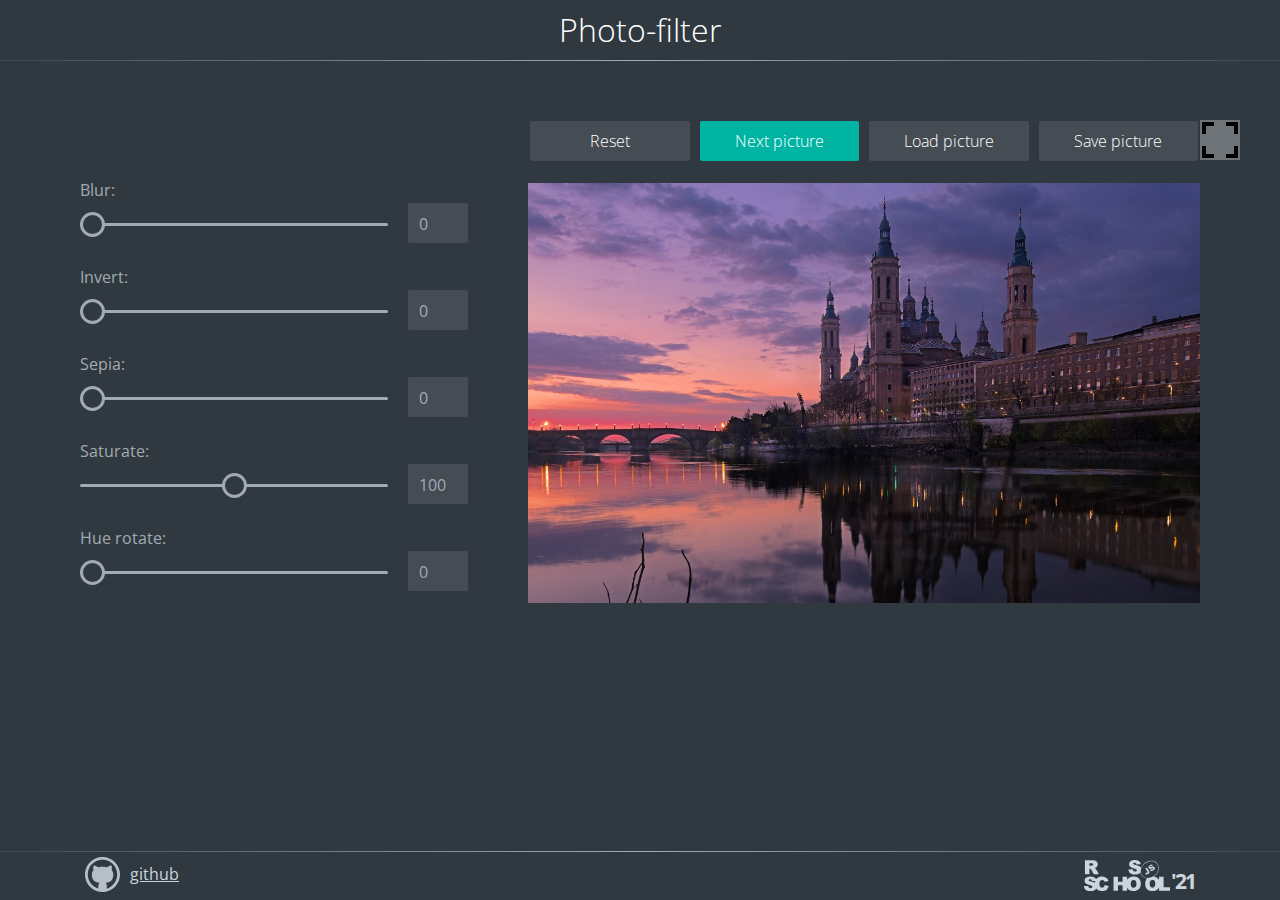
<file: photo-filter/index.html>
<!DOCTYPE html>
<html lang="en">
<head>
  <meta charset="UTF-8" />
  <meta http-equiv="X-UA-Compatible" content="IE=edge" />
  <meta name="viewport" content="width=device-width, initial-scale=1.0" />
  <link href="assets/favicon.ico" rel="shortcut icon" />
  <link href="https://fonts.gstatic.com" rel="preconnect" />
  <link href="https://fonts.googleapis.com/css2?family=Open+Sans:wght@300;400;800&display=swap" rel="stylesheet" />
  <link href="style.css" rel="stylesheet" />
  <script src="./script.js" defer></script>
  <title>photo-filter</title>
</head>
<body>
  <div class="content-wrapper">
  <header class="header">
    <h1 class="header-title">Photo-filter</h1>
  </header>
  <main class="main">
    <div class="filters">
      <label>
        Blur:
        <input name="blur" data-sizing="px" type="range" min="0" max="10" value="0" />
        <output name="result">0</output>
      </label>
      <label>
        Invert:
        <input name="invert" data-sizing="%" type="range" min="0" max="100" value="0" />
        <output name="result">0</output>
      </label>
      <label>
        Sepia:
        <input name="sepia" data-sizing="%" type="range" min="0" max="100" value="0" />
        <output name="result">0</output>
      </label>
      <label>
        Saturate:
        <input name="saturate" data-sizing="%" type="range" min="0" max="200" value="100" />
        <output name="result">100</output>
      </label>
      <label>
        Hue rotate:
        <input name="hue" data-sizing="deg" type="range" min="0" max="360" value="0" />
        <output name="result">0</output>
      </label>
    </div>
    <div class="editor">
      <div class="btn-container">
        <button class="btn btn-reset">Reset</button>
        <button class="btn btn-next btn-active">Next picture</button>
        <label class="btn btn-load" for="btnInput">
          Load picture
          <input class="btn-load--input" id="btnInput" name="upload" type="file" accept="image/jpg, image/jpeg, image/png, image/gif" placeholder="Load picture" />
        </label>
        <button class="btn btn-save">Save picture</button>
      </div>
      <img src="assets/img/img.jpg" alt="image" />
    </div>
  </main>
  <footer class="footer">
    <div class="footer-container">
      <a class="github" href="#" target="_blank" rel="noopener noreferrer">github</a>
      <a class="rss" href="https://rs.school/js/" target="_blank" rel="noopener">
        <span class="rss-year">'21</span>
      </a>
    </div>
  </footer>
  <button class="fullscreen openfullscreen"></button>
</div>
</body>
</html>
</file>
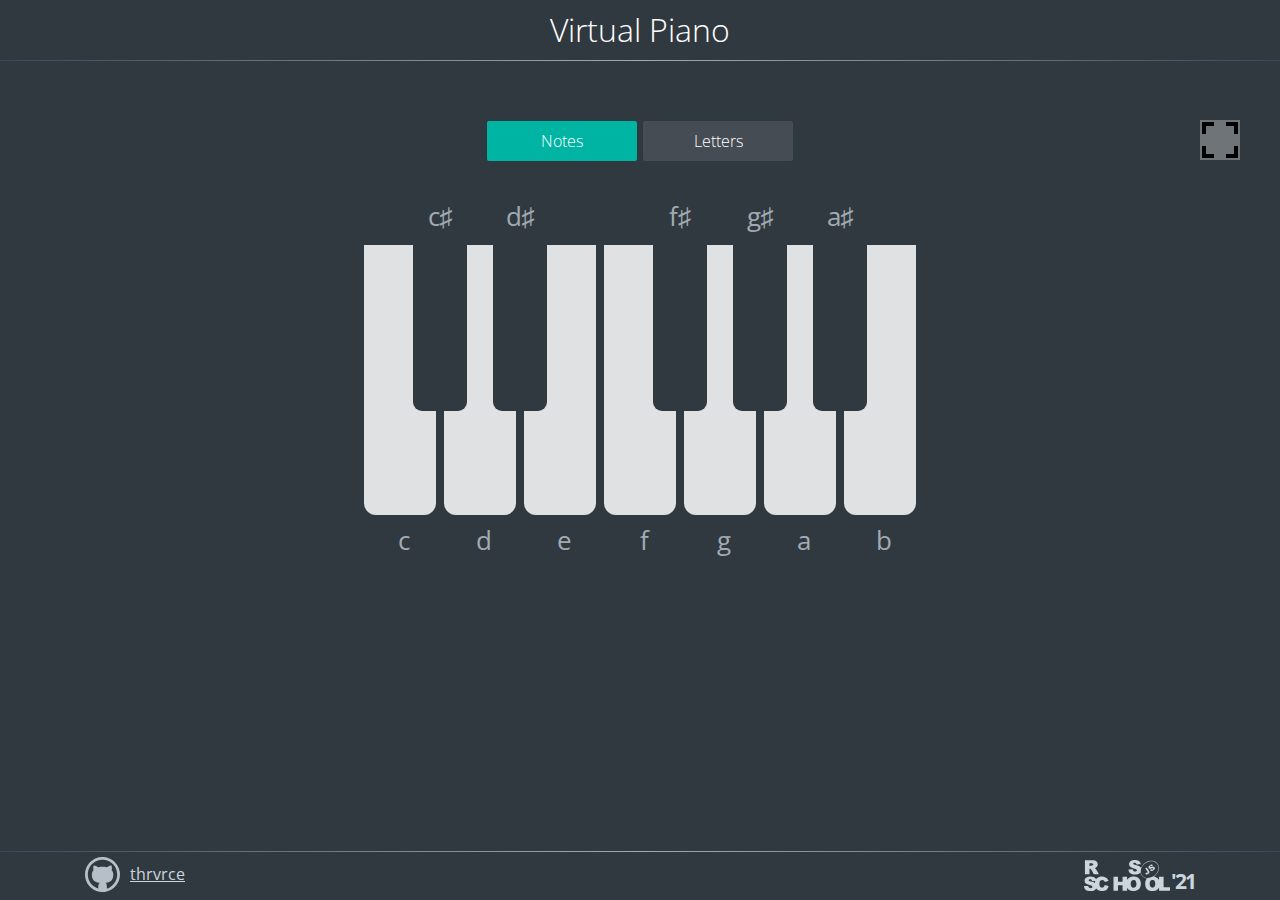
<file: virtual-piano/index.html>
<!DOCTYPE html>
<html lang="en">

<head>
  <meta charset="UTF-8">
  <meta http-equiv="X-UA-Compatible" content="IE=edge">
  <meta name="viewport" content="width=device-width, initial-scale=1.0">
  <link href="assets/piano.ico" rel="shortcut icon">

  <link href="https://fonts.gstatic.com" rel="preconnect">
  <link
    href="https://fonts.googleapis.com/css2?family=Open+Sans+Condensed:wght@300&family=Open+Sans:wght@300;400;800&display=swap"
    rel="stylesheet">
  <link href="style.css" rel="stylesheet">

  <title>virtual-piano</title>
</head>

<body>
  <header class="header">
    <h1 class="header-title">Virtual Piano</h1>
  </header>
  <main class="main">
    <div class="btn-container">
      <button class="btn btn-notes btn-active" data-pseudocontent='notes'>Notes</button>
      <button class="btn btn-letters" data-pseudocontent='letters'>Letters</button>
    </div>
    <div class="piano">
      <div class="piano-key piano-key-pseudo-notes" data-letter="D" data-note="c"></div>
      <div class="piano-key piano-key-pseudo-notes" data-letter="F" data-note="d"></div>
      <div class="piano-key piano-key-pseudo-notes" data-letter="G" data-note="e"></div>
      <div class="piano-key piano-key-pseudo-notes" data-letter="H" data-note="f"></div>
      <div class="piano-key piano-key-pseudo-notes" data-letter="J" data-note="g"></div>
      <div class="piano-key piano-key-pseudo-notes" data-letter="K" data-note="a"></div>
      <div class="piano-key piano-key-pseudo-notes" data-letter="L" data-note="b"></div>
      <div class="keys-sharp">
        <div class="piano-key piano-key-pseudo-notes sharp" data-letter="R" data-note="c♯"></div>
        <div class="piano-key piano-key-pseudo-notes sharp" data-letter="T" data-note="d♯"></div>
        <div class="piano-key piano-key-pseudo-notes sharp none"></div>
        <div class="piano-key piano-key-pseudo-notes sharp" data-letter="U" data-note="f♯"></div>
        <div class="piano-key piano-key-pseudo-notes sharp" data-letter="I" data-note="g♯"></div>
        <div class="piano-key piano-key-pseudo-notes sharp" data-letter="O" data-note="a♯"></div>
      </div>
    </div>
    <button class="fullscreen openfullscreen"></button>
  </main>
  <footer class="footer">
    <div class="footer-container">
      <a class="github" href="https://github.com/thrvrce" target="_blank" >thrvrce</a>
      <a class="rss" href="https://rs.school/js/" target="_blank" rel="noopener noreferrer">
        <span class="rss-year">'21</span>
      </a>
    </div>
  </footer>
  <script src="script.js"></script>
</body>

</html>
</file>
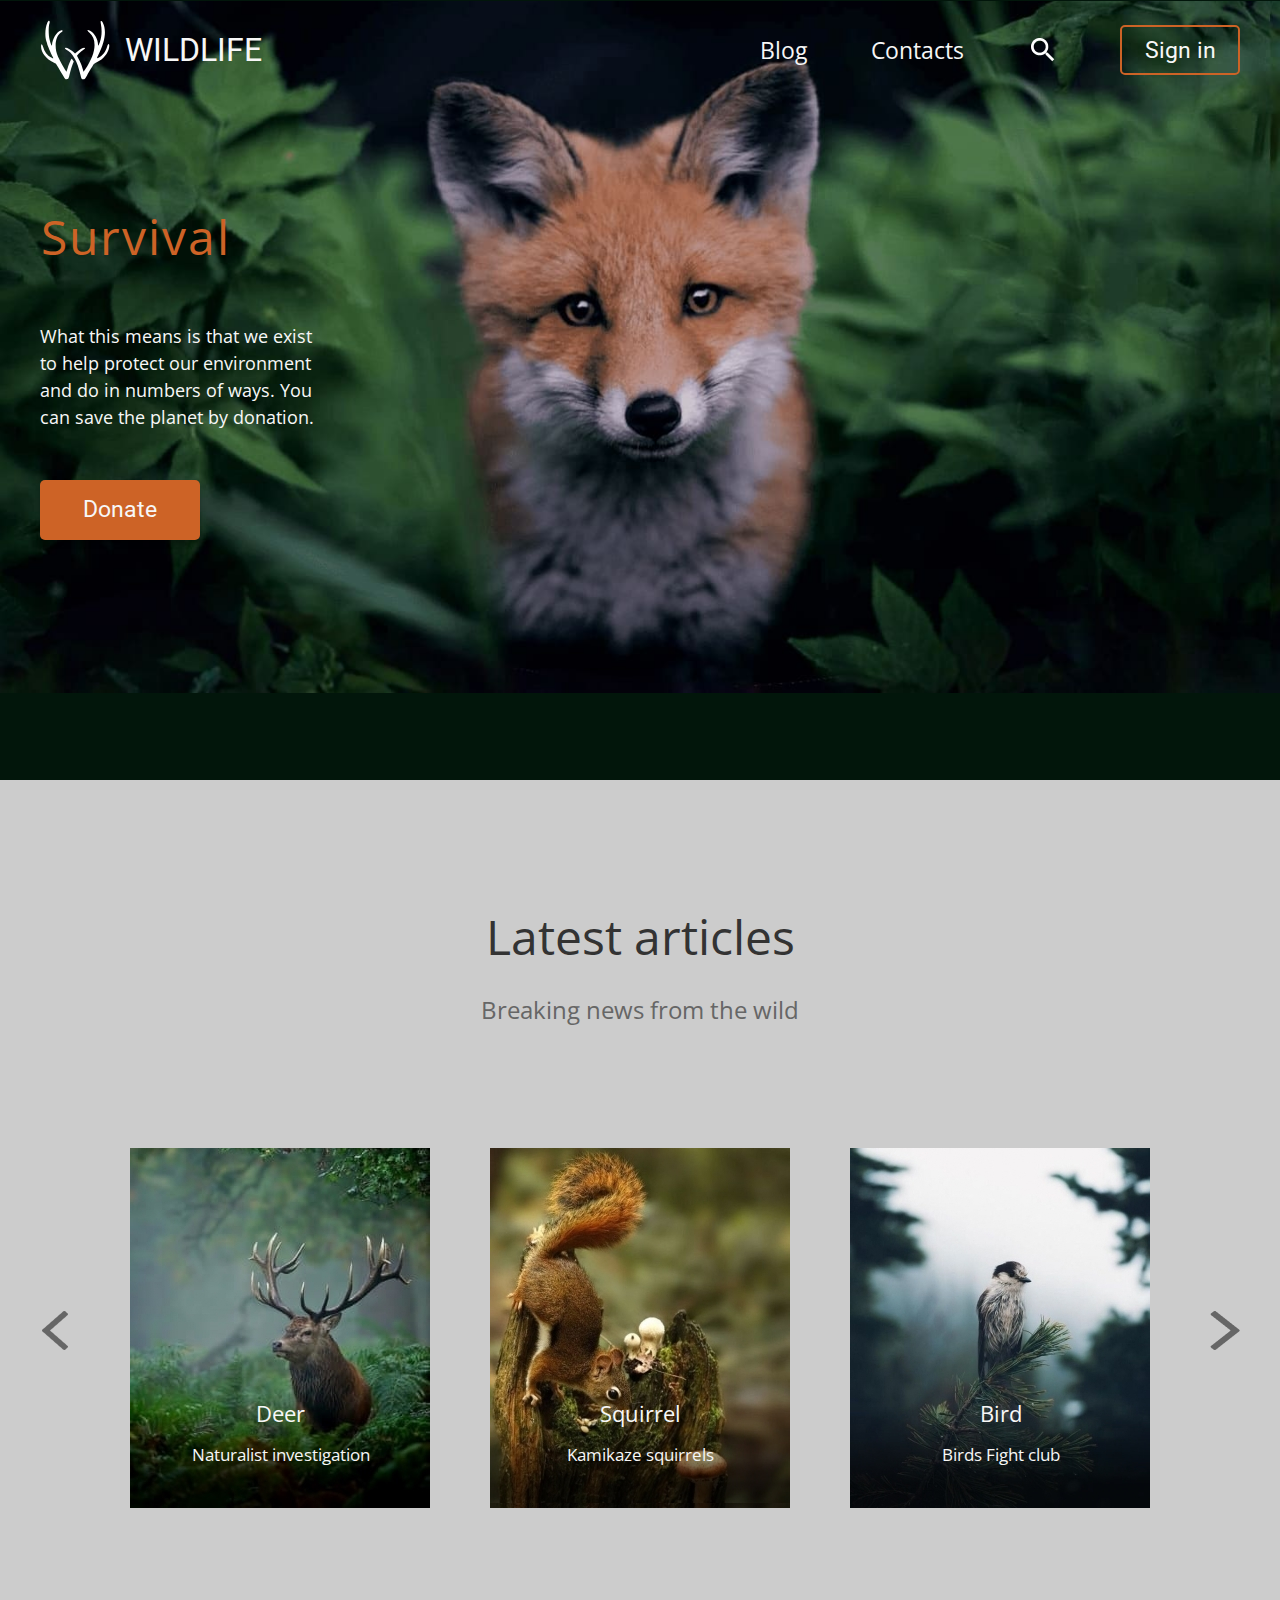
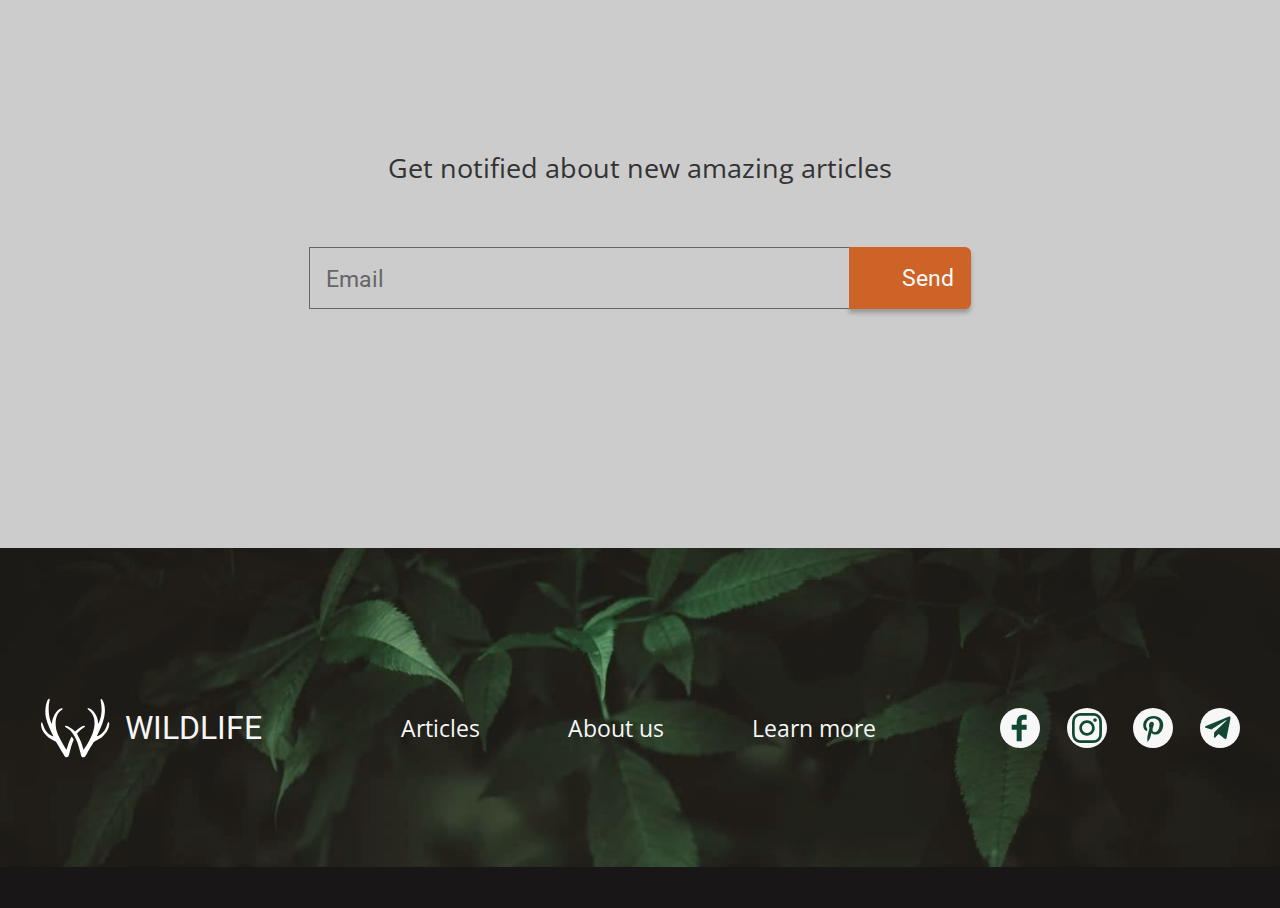
<file: wildlife/index.html>
<!DOCTYPE html>
<html lang="en">
<head>
	<meta charset="UTF-8">
	<meta http-equiv="X-UA-Compatible" content="IE=edge">
	<meta name="viewport" content="width=device-width, initial-scale=1.0">
	<link rel="stylesheet" href="style.css">
	<title>Wildlife</title>
</head>
<body>
<div class='HeroWrapper'>
	<div class="Hero">
		<div class="Hero-ContentWrapper">
			<header class='HeroHeader'>
				<div class="HeroHeader-Left">
					<object class='HeroHeader-Left-Logo' type="image/svg+xml" data="./assets/header-icon.svg">Header icon</object>
					<h1 class='HeroHeader-Left-Text'>wildlife</h1>
				</div>
				<nav class="HeroHeader-Right">
					<ul >
						<li><a class='HeroHeader-Right-Link' href="#">Blog</a></li>
						<li><a style="margin-left: 0.3rem;" class='HeroHeader-Right-Link' href="#">Contacts</a></li>
						<li><a style="margin-left: 0.2rem;" class='HeroHeader-Right-Search' href="#"></a></li>
						<li><a style="padding-top: 0.1rem;" class='HeroHeader-Right-SignIn' href="#">Sign in</a></li>
					</ul>
				</nav>
			</header>
			<div class='HeroContent'>
				<h2>Survival</h2>
				<div>What this means is that we exist to help protect our environment and do in numbers of ways. You can save the planet by donation.</div>
				<input type="button" value="Donate">
			</div>
		</div>
	</div>
</div>
<main class='MainWrapper'>
	<div class="Main">
		<div class="Main-ContentWrapper">
			<h2>Latest articles</h2>
			<p>Breaking news from the wild</p>
			<div class='Slider'>
				<div class="SliderItem-Control Left"></div>
				<div class="SliderItem-Image">
					<img src="./assets/Deer.png" alt="Deer">
					<div class="SliderItem-Image-Text">
						<h4>Deer</h4>
						<p>Naturalist investigation</p>
					</div>
				</div>
				<div class="SliderItem-Image">
					<img src="./assets/Squirrel.png" alt="Squirrel">
					<div class="SliderItem-Image-Text">
						<h4>Squirrel</h4>
						<p>Kamikaze squirrels</p>
					</div>
				</div>
				<div class="SliderItem-Image">
					<img src="./assets/Bird.png" alt="Bird">
					<div class="SliderItem-Image-Text">
						<h4>Bird</h4>
						<p>Birds Fight club</p>
					</div>
				</div>
				<div class="SliderItem-Control Right"></div>
			</div>
			<div class='FormHeader'>Get notified about new amazing articles</div>
			<form action="" onsubmit="(e)=>e.preventDefault()">
				<input class='Email' type="email" name="Email" placeholder="Email">
				<input class="Submit" type="submit" value="Send">
			</form>
		</div>
	</div>
</main>
<footer>
	<div class="FooterContenWrapper">
		<div class="FooterConten">
			<div class="HeroHeader-Left">
				<object class='HeroHeader-Left-Logo' type="image/svg+xml" data="./assets/header-icon.svg">Header icon</object>
				<div class='HeroHeader-Left-Text'>wildlife</div>
			</div>
			<div  class="HeroHeader-Right FooterLinksWrapper">
				<ul >
					<li ><a class='HeroHeader-Right-Link' href="#">Articles</a></li>
					<li ><a class='HeroHeader-Right-Link' href="#">About us</a></li>
					<li ><a class='HeroHeader-Right-Link' href="#">Learn more</a></li>
				</ul>
			</div>
			<div class="SocialNetworks">
				<ul>
					<li><a class="Facebook" href="#"></a></li>
					<li style="margin-left: 27px;" ><a Class="Instagram" href="#"></a></li>
					<li style="margin-left: 26px;" ><a class="Pinterrest" href="#"></a></li>
					<li style="margin-left: 27px;" ><a class="Telegram" href="#"></a></li>
				</ul>
			</div>
		</div>
	</div>
</footer>
</body>
</html>
</file>
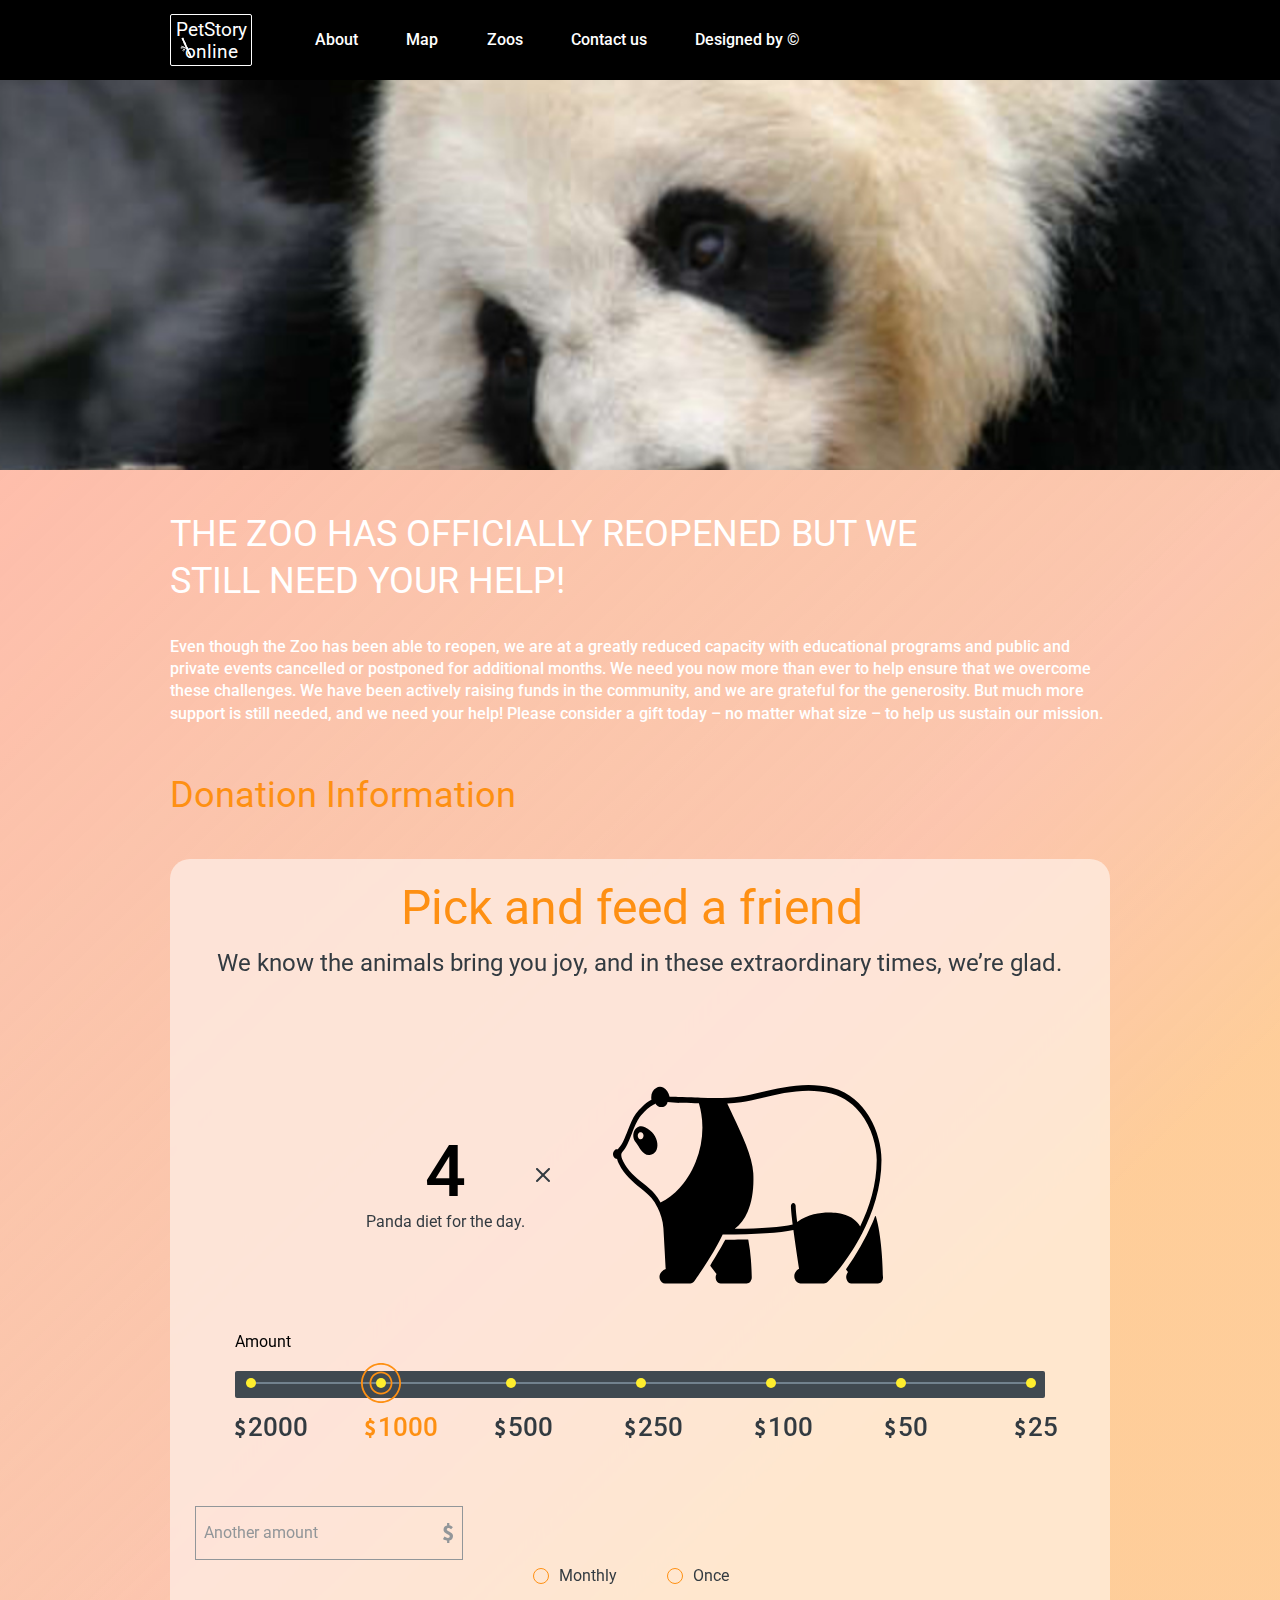
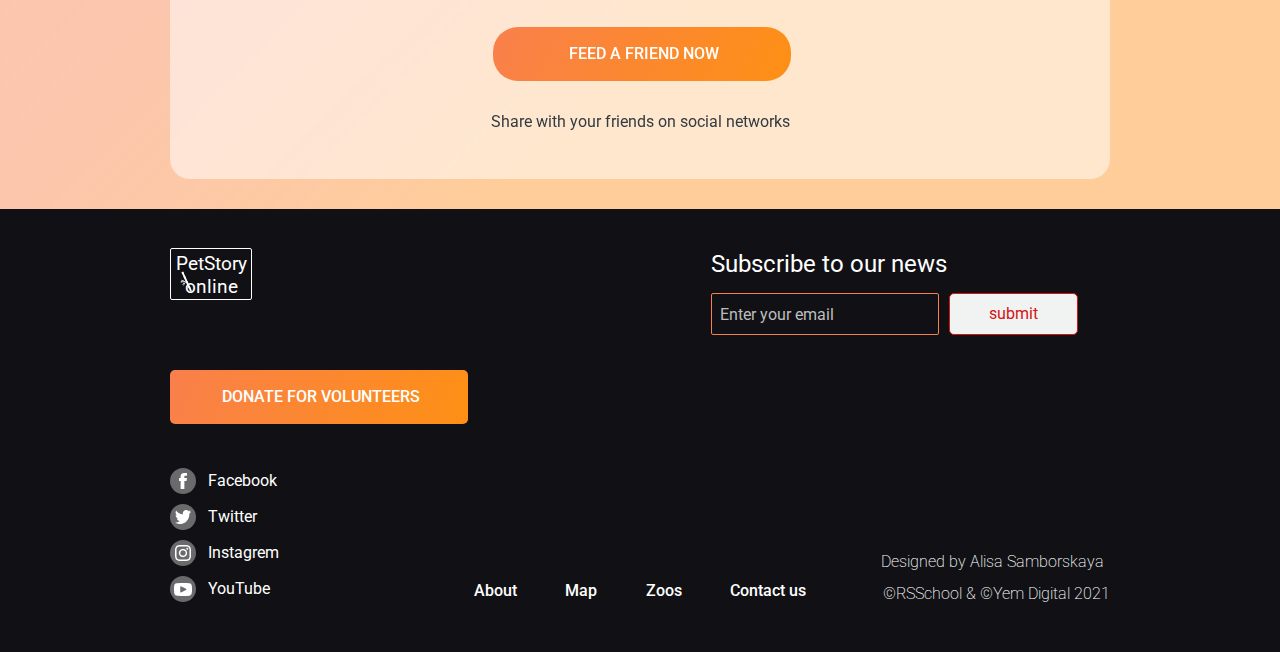
<file: online-zoo/pages/donate/donate.html>
<!DOCTYPE html>
<html lang="en">
<head>
  <meta charset="UTF-8">
  <meta http-equiv="X-UA-Compatible" content="IE=edge">
  <meta name="viewport" content="width=device-width, initial-scale=1.0">
  <link rel="stylesheet" href="donate.css">
  <script src="./donate.js" defer></script>
  <title>online-zoo</title>
</head>

<body>

  <header class="header">
    <h1>PetStory Online</h1>
    <div class="header__wrapper">
      <a href="../landing/landing.html" class="logo"> PetStory online </a>
      <nav class="nav">
        <ul class="nav__list_default">
          <li>
            <a
              class="nav__list-item_default"
              href="../landing/landing.html"
              >About</a
            >
          </li>
          <li>
            <a class="nav__list-item_default" href="../map/map.html"
              >Map</a
            >
          </li>
          <li>
            <a
              class="nav__list-item_default"
              href="../zoos/panda.html"
              >Zoos</a
            >
          </li>
          <li><a class="nav__list-item_default" href="../404/404.html">Contact us</a></li>
          <li>
            <a
              class="nav__list-item_default"
              href="https://www.figma.com/file/jfEFwkXVj1WRq7sUHDr8os/PetStory-online"
              target="_blank"
              >Designed by ©</a
            >
          </li>
        </ul>
      </nav>
      <div class="header__burger-ico"></div>
    </div>
  </header>

  <div class="pandaWrapper"></div>

    </section>
  </div>

  <main class="donate">

    <div class="donate__content">

      <h2 class="donate__content-help-title">THE ZOO HAS OFFICIALLY REOPENED BUT WE STILL NEED YOUR HELP!</h2>

      <p class="donate__content-help-text">
        Even though the Zoo has been able to reopen, we are at a greatly reduced capacity with educational programs and public
        and private events cancelled or postponed for additional months. We need you now more than ever to help ensure that we
        overcome these challenges. We have been actively raising funds in the community, and we are grateful for the generosity.
        But much more support is still needed, and we need your help! Please consider a gift today – no matter what size – to help
        us sustain our mission.
      </p>

      <h3 class="donate__content-donation-information-title">Donation Information</h3>

      <div class="donate__content-donation-content">

        <h2 class="donate__content-donation-content-title">Pick and feed a friend</h2>


        <p class="donate__content-donation-content-text">We know the animals bring you joy, and in these extraordinary times, we’re glad.</p>

        <div class="donate__content-donation-content-diet">

          <div class="donate__content-donation-content-diet-amount">

            <div class="donate__content-donation-content-diet-amount-number">4</div>

            <div class="donate__content-donation-content-diet-amount-text"><span class="animal-name">Panda</span> diet for the day.</div>

          </div>

          <div class="donate__content-donation-content-diet-cross-icon">

            <svg width="14" height="14" viewBox="0 0 14 14" fill="none" xmlns="http://www.w3.org/2000/svg">
              <path d="M1 14C0.744141 14 0.488281 13.9023 0.292969 13.707C-0.0976562 13.3164 -0.0976562 12.6836 0.292969 12.293L12.293 0.292969C12.6836 -0.0976562 13.3164 -0.0976562 13.707 0.292969C14.0977 0.683594 14.0977 1.31641 13.707 1.70703L1.70703 13.707C1.51172 13.9023 1.25586 14 1 14Z" fill="#333B41"/>
              <path d="M13 14C12.7441 14 12.4883 13.9023 12.293 13.707L0.292969 1.70703C-0.0976562 1.31641 -0.0976562 0.683594 0.292969 0.292969C0.683594 -0.0976562 1.31641 -0.0976562 1.70703 0.292969L13.707 12.293C14.0977 12.6836 14.0977 13.3164 13.707 13.707C13.5117 13.9023 13.2559 14 13 14Z" fill="#333B41"/>
            </svg>

          </div>

          <div class="donate__content-donation-content-diet-animal-icon">

            <svg width="284" height="246" viewBox="0 0 284 246" fill="none" xmlns="http://www.w3.org/2000/svg">
              <path d="M248.818 196.012C259.667 175.031 268.492 149.302 268.492 121.882C268.492 108.109 264.189 92.4516 256.983 80.0005C250.681 69.113 238.996 55.0466 219.099 49.8605C193.918 43.298 168.405 49.4179 147.905 54.336C140.497 56.1132 133.499 57.7918 127.505 58.6219C114.063 60.4819 99.861 60.2094 87.6527 59.7377H87.6447C85.7346 59.6638 83.8685 59.5854 82.0672 59.5095C74.354 59.1839 56.5905 58.8716 56.5905 58.8716C55.6211 54.7508 53.4112 51.3747 50.6527 49.8162C49.484 49.167 48.2082 48.8379 46.9188 48.8531C45.6294 48.8683 44.3593 49.2274 43.2017 49.9041C39.4074 51.9519 37.588 56.502 38.4481 61.6388C32.3687 64.7595 26.4293 70.9711 22.8271 75.8557C19.7343 80.0492 17.1116 86.6705 14.5743 93.0737C11.9909 99.5951 9.31994 106.338 6.64684 109.061C5.9925 109.722 5.41381 110.483 4.92562 111.323C4.91713 111.323 4.90864 111.318 4.89962 111.316C4.34066 111.182 3.76434 111.188 3.20763 111.335C2.65092 111.482 2.12611 111.766 1.66685 112.168C1.20759 112.571 0.824019 113.084 0.540739 113.673C0.257459 114.263 0.0807214 114.917 0.0218613 115.592C-0.0369987 116.268 0.0233178 116.951 0.198943 117.597C0.374568 118.244 0.661624 118.839 1.0417 119.346C1.42178 119.852 1.88649 120.258 2.40603 120.538C2.92557 120.818 3.48848 120.966 4.05864 120.971C4.54128 122.763 5.19313 124.483 6.00165 126.1C11.3807 137.133 19.8898 143.992 27.3971 150.042C31.5356 153.378 35.4439 156.529 38.472 160.048C40.7437 162.78 42.7198 165.84 44.3541 169.157C44.3721 169.199 44.396 169.235 44.4156 169.276C47.4893 175.404 49.9274 182.881 50.3826 190.022C50.9583 199.044 52.3203 223.404 52.7485 231.098C51.2693 231.659 49.8817 232.518 48.646 233.637C47.7266 234.465 47.0521 235.62 46.7199 236.935C46.3877 238.251 46.4151 239.658 46.798 240.953C47.1615 242.275 47.8684 243.425 48.8166 244.237C49.7647 245.049 50.905 245.481 52.0725 245.469H77.215C78.025 245.471 78.8253 245.26 79.5597 244.853C80.2941 244.446 80.9446 243.852 81.4655 243.113C87.026 235.234 100.896 214.929 109.674 196.507C143.654 196.467 166.86 194.998 180.397 192.018C182.413 207.207 185.076 224.514 186.05 230.756C185.209 231.225 184.415 231.801 183.68 232.475C182.674 233.4 181.936 234.676 181.57 236.124C181.203 237.573 181.226 239.123 181.636 240.555C182.045 241.988 182.821 243.232 183.853 244.113C184.886 244.994 186.124 245.468 187.394 245.468H210.961C212.355 245.467 213.706 244.896 214.79 243.852C222.562 236.34 236.783 219.18 248.642 196.355C248.707 196.245 248.766 196.131 248.818 196.012ZM82.7384 123.819C75.1366 142.801 61.7558 158.156 47.5021 164.419C45.8655 161.368 43.9567 158.537 41.8089 155.976C38.4747 152.101 34.3944 148.812 30.0744 145.33C22.6462 139.342 14.9627 133.15 10.1323 123.242C7.19176 117.211 8.29007 114.875 9.75131 113.387C13.2033 109.871 15.9677 102.892 18.8949 95.5027C21.29 89.4555 23.7668 83.2028 26.416 79.6124C29.6218 75.2646 35.323 69.2521 40.84 66.6157C41.382 66.3558 41.8693 65.9569 42.2673 65.4474C45.2832 70.6999 52.4662 69.9254 54.2692 65.1426C54.3949 64.799 54.4882 64.4398 54.5472 64.0717C62.1394 65.2482 74.2368 64.8714 81.899 65.1964C83.1979 65.2514 84.5371 65.307 85.8932 65.3614C91.4809 84.0582 90.3788 104.741 82.7384 123.819ZM229.255 175.936C224.804 174.95 202.711 170.969 184.181 183.909C183.3 176.773 182.699 170.838 182.699 167.937C182.699 167.183 182.447 166.459 182 165.926C181.552 165.392 180.945 165.092 180.311 165.092C179.678 165.092 179.071 165.392 178.623 165.926C178.175 166.459 177.924 167.183 177.924 167.937C177.924 171.306 178.645 178.248 179.668 186.393C168.107 188.967 149.042 190.399 121.715 190.739C127.155 186.803 131.493 181.153 134.661 173.804C139.073 163.576 141.023 150.251 140.3 135.268C139.486 118.387 128.6 95.65 119.852 77.3825C117.826 73.1523 115.886 69.1004 114.27 65.5144C118.871 65.2899 123.497 64.9043 128.054 64.2733C134.245 63.4173 141.337 61.7153 148.845 59.911C168.907 55.0978 193.875 49.1075 218.076 55.4165C251.326 64.0856 263.716 100.786 263.716 121.882C263.716 146.163 256.475 169.109 247.132 188.388C244.389 183.5 238.673 178.023 229.255 175.936Z" fill="black"/>
              <path d="M32.0017 89.2392C22.3919 84.8144 16.8025 97.2411 22.9183 104.539C26.2626 108.527 29.4418 117.769 36.7085 117.003C48.2537 115.788 47.1906 96.2253 32.0017 89.2392ZM27.6484 101.263C27.0785 101.263 26.5214 101.059 26.0475 100.676C25.5737 100.294 25.2044 99.7506 24.9863 99.1148C24.7682 98.479 24.7112 97.7794 24.8223 97.1045C24.9335 96.4296 25.2079 95.8096 25.6109 95.323C26.0139 94.8364 26.5273 94.505 27.0862 94.3708C27.6452 94.2365 28.2245 94.3055 28.751 94.5688C29.2775 94.8321 29.7275 95.2781 30.0442 95.8503C30.3608 96.4225 30.5298 97.0952 30.5298 97.7833C30.5296 98.706 30.226 99.5909 29.6857 100.243C29.1453 100.896 28.4125 101.262 27.6484 101.263Z" fill="black"/>
              <path d="M135.331 201.951C135.301 201.811 135.233 201.687 135.136 201.599C135.04 201.511 134.921 201.464 134.799 201.465C132.193 201.498 118.399 201.668 112.55 201.696C112.46 201.695 112.372 201.722 112.293 201.774C112.214 201.825 112.148 201.9 112.101 201.99C108.342 209.044 101.747 220.019 97.3921 227.164C97.3204 227.282 97.285 227.425 97.2918 227.57C97.2986 227.715 97.3472 227.852 97.4295 227.96L103.515 236.012L103.45 236.127C103.429 236.172 103.402 236.216 103.38 236.261C102.905 237.179 102.646 238.23 102.63 239.306C102.613 240.382 102.84 241.443 103.286 242.381C103.732 243.319 104.382 244.099 105.169 244.642C105.955 245.185 106.85 245.471 107.762 245.47H133.641C134.325 245.469 135.003 245.307 135.633 244.993C136.264 244.679 136.835 244.219 137.313 243.641C137.791 243.062 138.166 242.376 138.416 241.624C138.666 240.872 138.787 240.068 138.77 239.26C138.683 235.097 138.456 228.562 137.892 221.47C137.426 214.901 136.57 208.379 135.331 201.951Z" fill="black"/>
              <path d="M262.923 178.544C262.888 178.422 262.824 178.316 262.738 178.239C262.652 178.163 262.549 178.12 262.443 178.116C262.336 178.113 262.231 178.148 262.142 178.218C262.053 178.288 261.983 178.39 261.942 178.509C261.238 180.589 260.447 182.625 259.574 184.608C252.27 201.22 243.413 216.754 233.177 230.901C233.09 231.02 233.043 231.174 233.045 231.334C233.047 231.493 233.099 231.645 233.19 231.76L234.959 234.026C234.439 234.773 234.003 235.6 233.662 236.486C233.295 237.466 233.139 238.541 233.207 239.614C233.275 240.686 233.565 241.72 234.051 242.62C234.483 243.476 235.086 244.185 235.804 244.684C236.522 245.182 237.331 245.452 238.158 245.47H265.024C265.688 245.469 266.345 245.308 266.956 244.995C267.567 244.683 268.121 244.225 268.584 243.648C269.048 243.072 269.411 242.39 269.654 241.64C269.897 240.891 270.014 240.09 269.999 239.285C269.733 226.33 268.499 197.618 262.923 178.544Z" fill="black"/>
            </svg>

          </div>

        </div>

        <form class="donate__content-donation-content-another-amount-form">
          <div class="donate__content-donation-content-amount-radio">

            <h4 class="donate__content-donation-content-amount-radio-title">Amount</h4>

            <div class="donate__content-donation-content-amount-radio-inputs">

              <input class="donate__content-donation-content-amount-radio-inputs-button" type="radio" name="amount" id="amount5000" ></input>
              <label class="donate__content-donation-content-amount-radio-inputs-label" data-ammount="5000" for="amount5000"></label>

              <input class="donate__content-donation-content-amount-radio-inputs-button" type="radio" name="amount" id="amount2000" ></input>
              <label class="donate__content-donation-content-amount-radio-inputs-label" data-ammount="2000" for="amount2000"></label>

              <input class="donate__content-donation-content-amount-radio-inputs-button" type="radio" name="amount" id="amount1000" checked></input>
              <label class="donate__content-donation-content-amount-radio-inputs-label" data-ammount="1000" for="amount1000"></label>

              <input class="donate__content-donation-content-amount-radio-inputs-button" type="radio" name="amount" id="amount500" ></input>
              <label class="donate__content-donation-content-amount-radio-inputs-label" data-ammount="500" for="amount500"></label>

              <input class="donate__content-donation-content-amount-radio-inputs-button" type="radio" name="amount" id="amount250" ></input>
              <label class="donate__content-donation-content-amount-radio-inputs-label" data-ammount="250" for="amount250"></label>

              <input class="donate__content-donation-content-amount-radio-inputs-button" type="radio" name="amount" id="amount100" ></input>
              <label class="donate__content-donation-content-amount-radio-inputs-label" data-ammount="100" for="amount100"></label>

              <input class="donate__content-donation-content-amount-radio-inputs-button" type="radio" name="amount" id="amount50" ></input>
              <label class="donate__content-donation-content-amount-radio-inputs-label" data-ammount="50" for="amount50"></label>

              <input class="donate__content-donation-content-amount-radio-inputs-button" type="radio" name="amount" id="amount25" ></input>
              <label class="donate__content-donation-content-amount-radio-inputs-label" data-ammount="25" for="amount25"></label>

            </div>

          </div>

          <input id="inputNumberElement" class="donate__content-donation-content-another-amount-input"  type="number" placeholder="Another amount"></input>

          <div class="orange-checkbox-container">

            <div class="orange-checkbox">
              <input class="orange-checkbox-input" type="radio" name="frequency" id="frequency-montly" ></input>
              <label class="orange-checkbox-label" for="frequency-montly" data-name="Monthly"></label>
            </div>

            <div class="orange-checkbox">
              <input class="orange-checkbox-input" type="radio" name="frequency" id="frequency-once" ></input>
              <label class="orange-checkbox-label" for="frequency-once" data-name="Once"></label>
            </div>

          </div>

          <button type="submit" class="standarPageButon">feed a friend now</button>

        </form>

        <h5 class="share-title">Share with your friends on social networks</h5>

      </div>

    </div>

  </main>

  <footer class="footer">
    <div class="footer__content">

      <div class="footer__firstColumn">
        <a href="#" class="logo logo_footer logo-footer"> PetStory online </a>
        <a class="footerstdButton-link" href="../donate/donate.html"><div class="standarPageButonNotRound footerstdButton">donate for volunteers</div></a>
        <div class="footer__firstColumn-socials">
          <a href="https://www.facebook.com/">
            <div class='footer__firstColumn-socials-wrapper'>
              <div class="footer__social-img-fb"><img style="margin: auto;" src="../../assets/icons/facebok.png" alt="fb"></div>
              <div class="footer__social-text">Facebook</div>
            </div>
          </a>
          <a href="https://twitter.com/"><div class='footer__firstColumn-socials-wrapper'><div class="footer__social-img-fb"><img style="margin: auto;" src="../../assets/icons/twitter.png" alt="twtr"></div><div class="footer__social-text">Twitter</div></div></a>
          <a href="https://www.instagram.com/"><div class='footer__firstColumn-socials-wrapper'><div class="footer__social-img-fb"><img style="margin: auto;" src="../../assets/icons/instagram.png" alt="ins"></div><div class="footer__social-text">Instagrem</div></div></a>
          <a href="https://www.youtube.com/"><div class='footer__firstColumn-socials-wrapper'><div class="footer__social-img-fb"><img style="margin: auto;" src="../../assets/icons/youtube.png" alt="you"></div><div class="footer__social-text">YouTube</div></div></a>
        </div>
      </div>

      <div class="footer__secondColumn">
        <nav class="nav nav__footer">
          <ul class="nav__list_default">
            <li>
              <a
                class="nav__list-item_default"
                href="../landing/landing.html"
                >About</a
              >
            </li>
            <li>
              <a class="nav__list-item_default" href="../map/map.html"
                >Map</a
              >
            </li>
            <li>
              <a
                class="nav__list-item_default"
                href="../zoos/gorilla.html"
                >Zoos</a
              >
            </li>
            <li><a class="nav__list-item_default" href="../404/404.html">Contact us</a></li>
          </ul>
        </nav>
      </div>

      <div class="footer__thirdColumn">
        <div class="subscribe">Subscribe to our news</div>
        <form class="form">
          <input class='email' type="email" placeholder="Enter your email" required>
          <input  type="submit" value="submit" class=" submitFormButton"/>
        </form>
        <div class="designer-Alisa">Designed by Alisa Samborskaya</div>
        <div class="designer-Tony">©RSSchool & ©Yem Digital 2021</div>
      </div>

    </div>
  </footer>

</body>

</html>
</file>
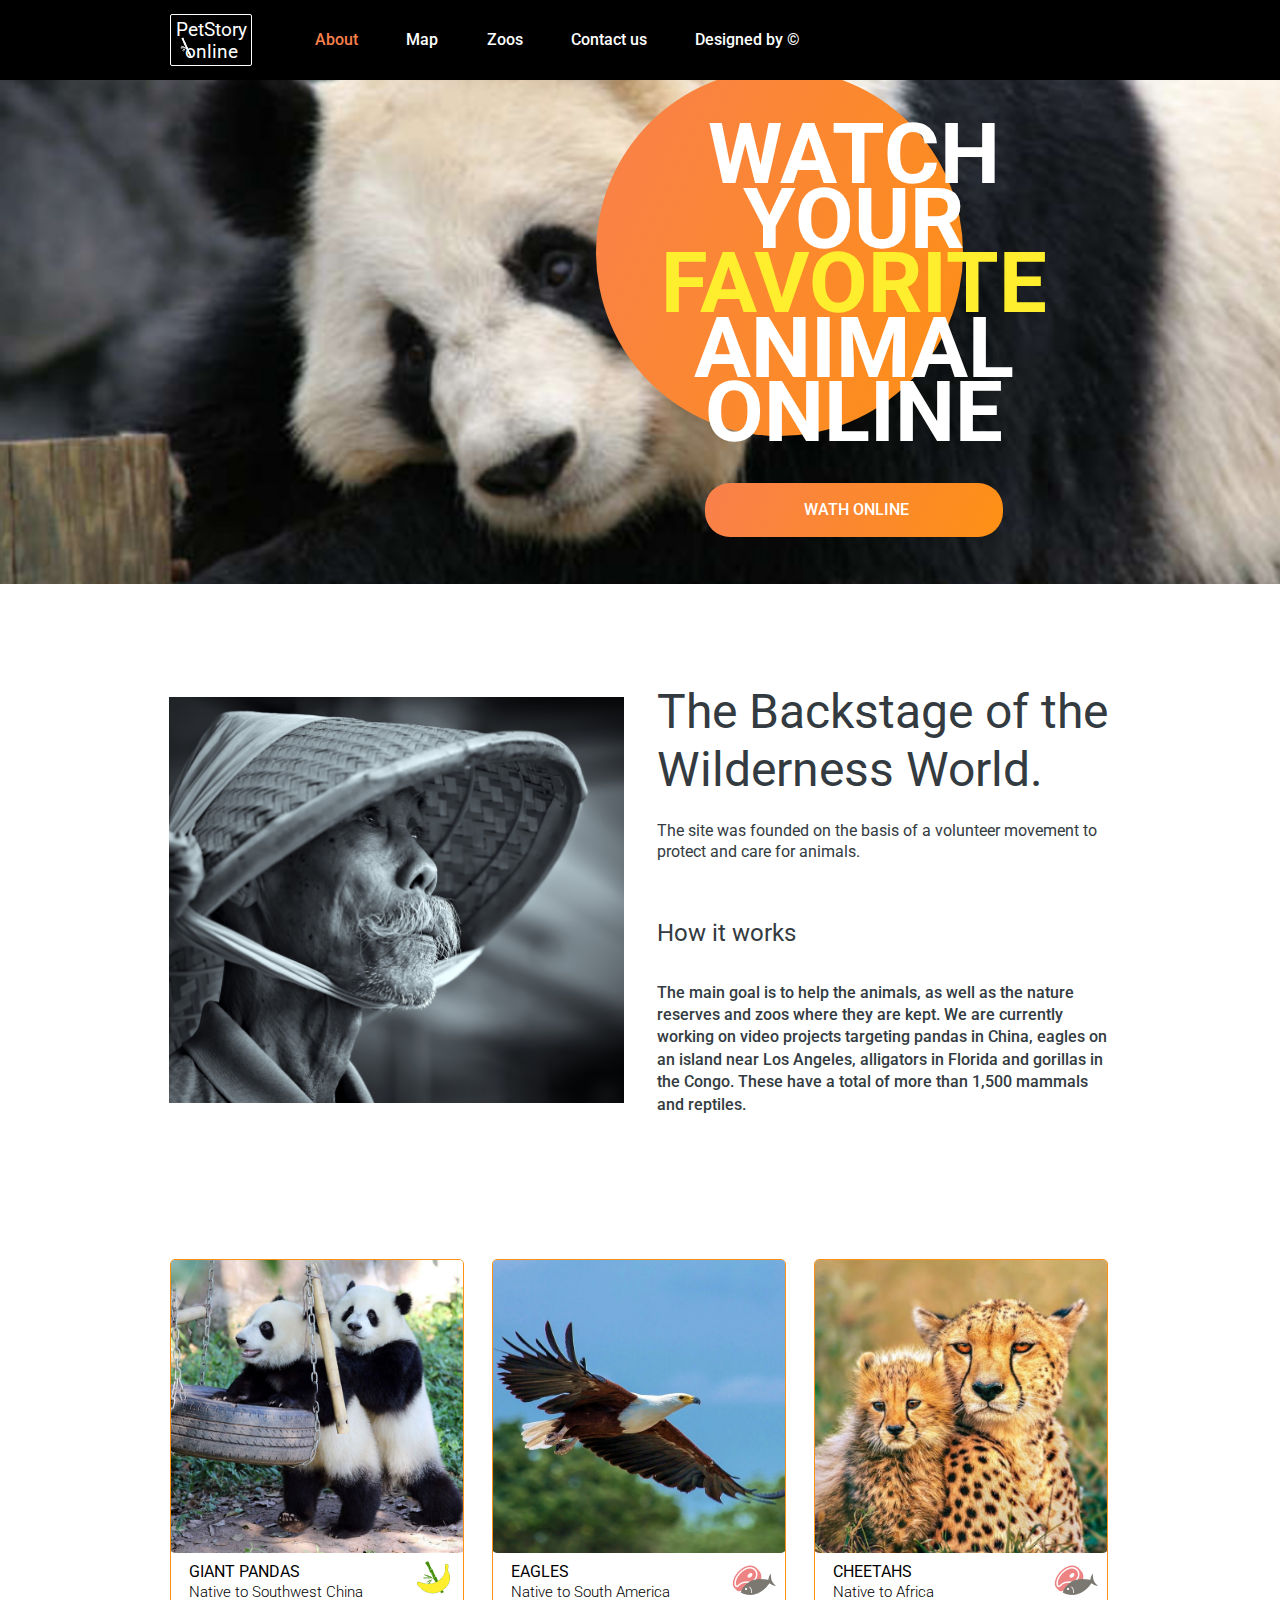
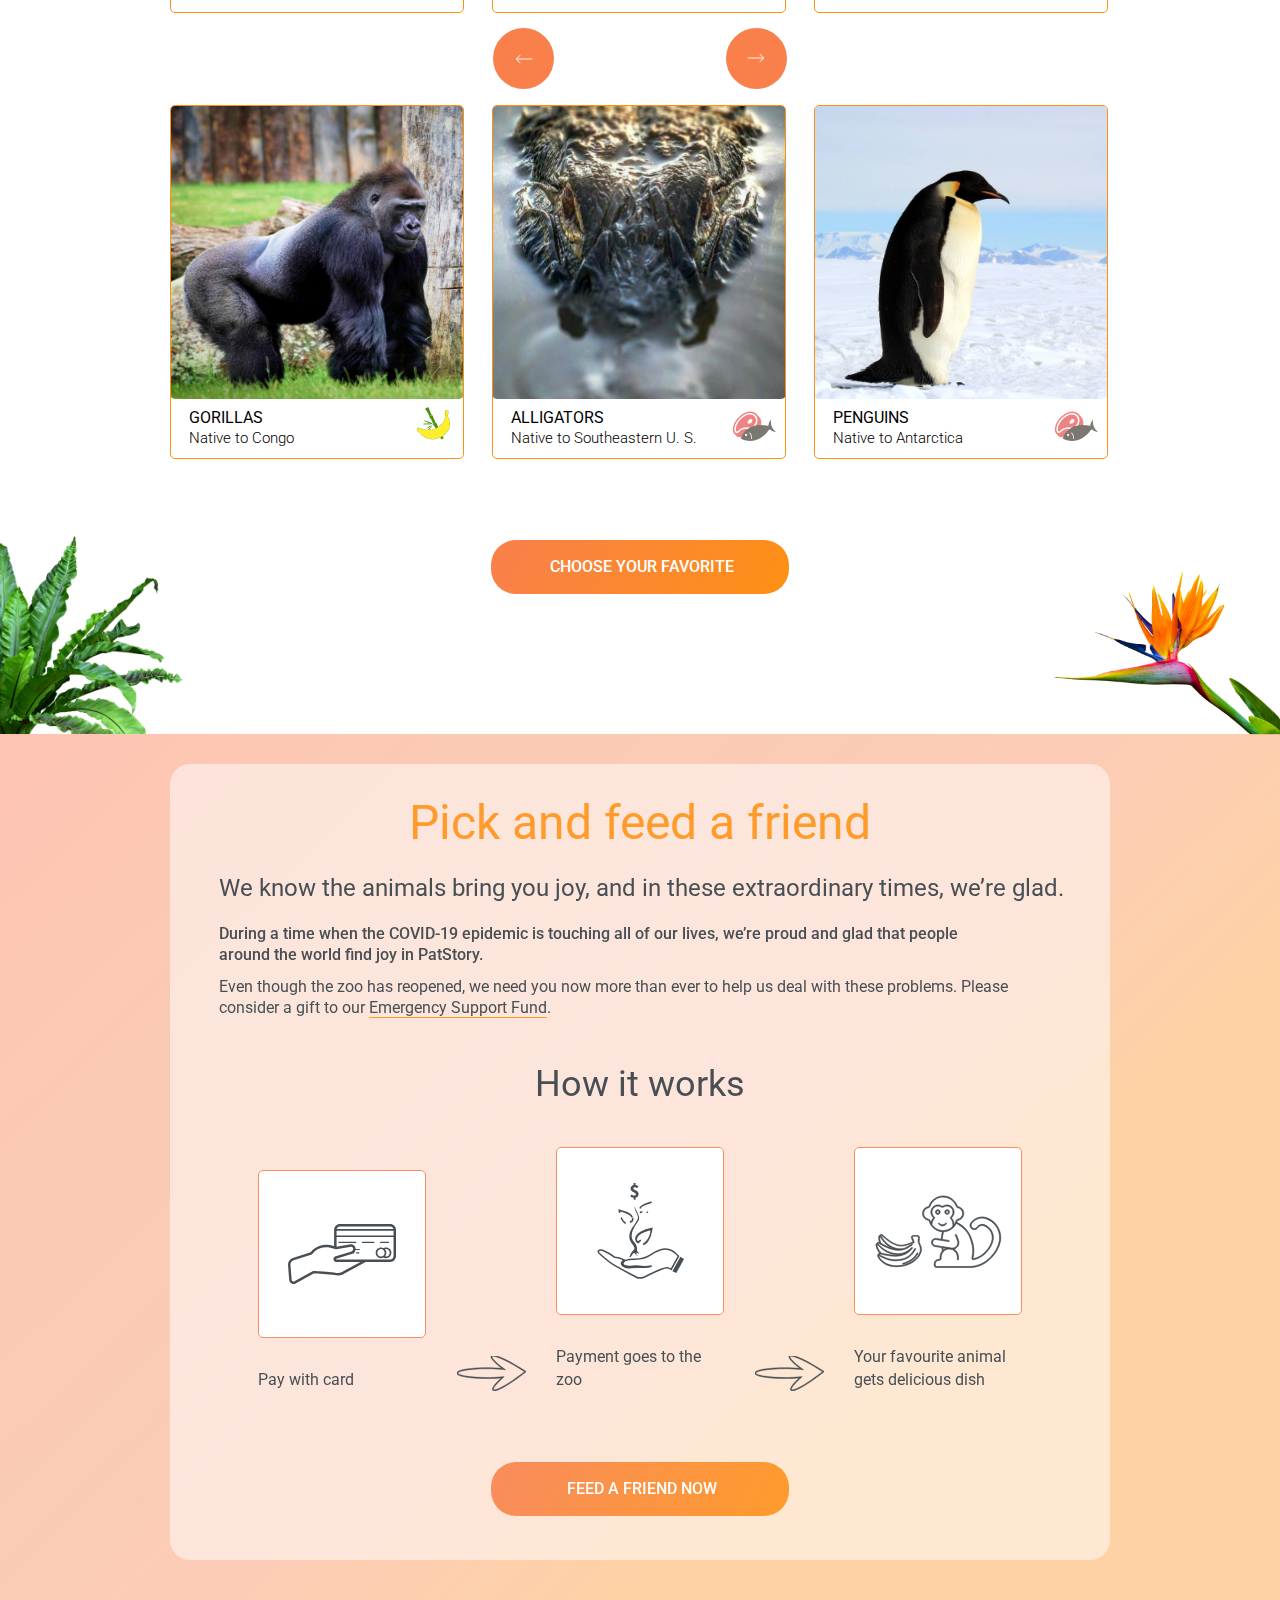
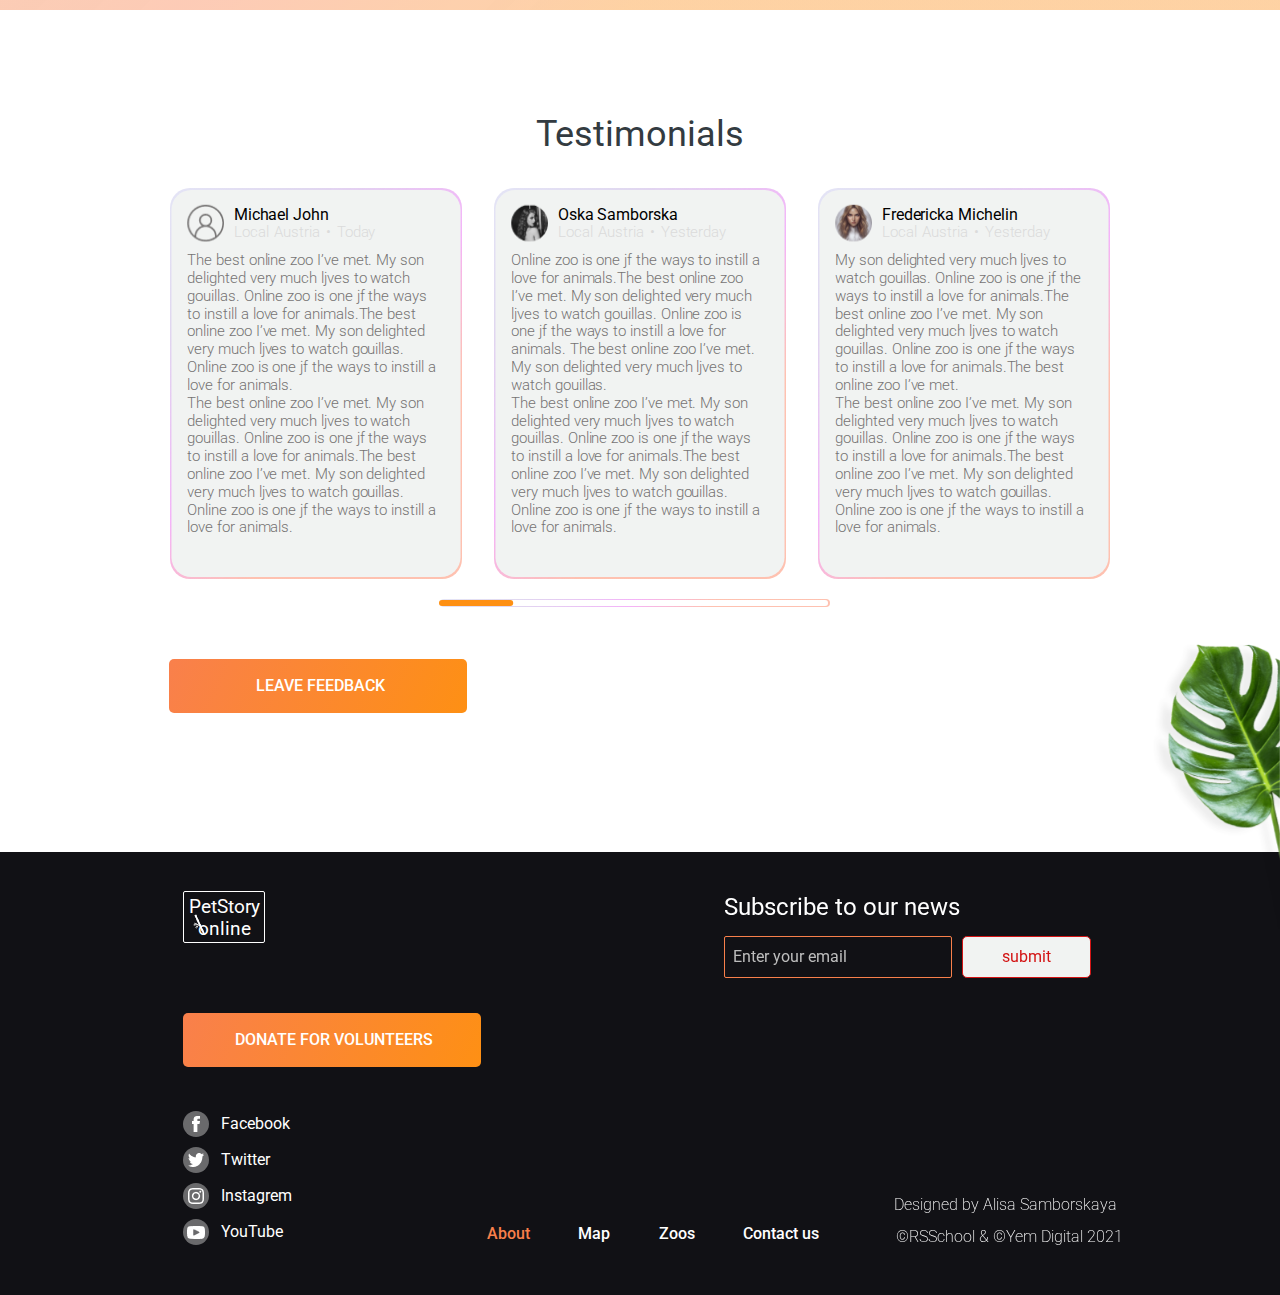
<file: online-zoo/pages/landing/landing.html>
<!DOCTYPE html>
<html lang="en">
  <head>
    <meta charset="UTF-8" />
    <meta http-equiv="X-UA-Compatible" content="IE=edge" />
    <meta name="viewport" content="width=device-width, initial-scale=1.0" />
    <link rel="stylesheet" href="landing.css" />
    <title>online-zoo</title>
  </head>
  <body>
    <div class="pandaWrapper">
      <header class="header">
        <h1>PetStory Online</h1>
        <div class="header__wrapper">
          <a href="../landing/landing.html" class="logo"> PetStory online </a>
          <nav class="nav">
            <ul class="nav__list_default">
              <li>
                <a
                  class="nav__list-item_selected"
                  href="../landing/landing.html"
                  >About</a
                >
              </li>
              <li>
                <a class="nav__list-item_default" href="../map/map.html"
                  >Map</a
                >
              </li>
              <li>
                <a
                  class="nav__list-item_default"
                  href="../zoos/panda.html"
                  >Zoos</a
                >
              </li>
              <li><a class="nav__list-item_default" href="../404/404.html">Contact us</a></li>
              <li>
                <a
                  class="nav__list-item_default"
                  href="https://www.figma.com/file/jfEFwkXVj1WRq7sUHDr8os/PetStory-online"
                  target="_blank"
                  >Designed by ©</a
                >
              </li>
            </ul>
          </nav>
          <div class="header__burger-ico"></div>
        </div>
      </header>

      <section class="watchAnimal">
        <div class="watchAnimal__content">
          <div class="watchAnimal__text">
            watch your
            <span class="watchAnimal__text-content_yellow">favorite</span>
            animal online
          </div>

          <div class="watchAnimal__rectangle"></div>
          <div class="wathOnlineButton">
            <a href="../zoos/panda.html">
              <div class="standarPageButon">wath online</div></a>
          </div>
        </div>
      </section>
    </div>

    <div class="backstage">
      <div class="backstage__content">
        <div class="backstage__img"></div>
        <div class="backstage__text">
          <div class="backstage__text_48120">The Backstage of the Wilderness World.</div>
          <div class="backstage__text_16130">The site was founded on the basis of a volunteer movement to protect and care for animals.</div>
          <div class="backstage__text_24120">How it works</div>
          <div class="backstage__text_16140">The main goal is to help the animals, as well as the nature reserves and zoos where they are kept. We are currently working on video projects targeting pandas in China, eagles on an island near Los Angeles, alligators in Florida and gorillas in the Congo. These have a total of more than 1,500 mammals and reptiles.</div>
        </div>
      </div>
      <div class="sideBush"></div>
    </div>

    <div class="pets">

      <div class="pets-slider">

        <div class="round-arrow-button_left"></div>

        <div class="pets-slider__content">

          <div class="pet-card">
            <div class="pet-card__image-wrapper">
              <img class="pet-card__image" src="../../assets/images/pandaFavorite.png" accesskey="pandaFAvorite"></img>
              <div class="pet-card__animated-text">
                <div class="pet-card__fixed-text-animal_white">giant pandas</div>
                <div class="pet-card__fixed-text-area_white">Native to Southwest China</div>
              </div>
            </div>
            <div class="pet-card__fixed-info">
              <div class="pet-card__fixed-text">
                <div class="pet-card__fixed-text-animal">giant pandas</div>
                <div class="pet-card__fixed-text-area">Native to Southwest China</div>
              </div>
              <div class="pet-card__fixed-icon-banana"><img src="../../assets/icons/bananaBambooIcon.png" alt="banana bamboo icon"></div>
            </div>
          </div>

          <div class="pet-card">
            <div class="pet-card__image-wrapper">
              <img class="pet-card__image" src="../../assets/images/eagleFavorite.png" accesskey="pandaFAvorite"></img>
              <div class="pet-card__animated-text">
                <div class="pet-card__fixed-text-animal_white">eagles</div>
                <div class="pet-card__fixed-text-area_white">Native to South America</div>
              </div>
            </div>
            <div class="pet-card__fixed-info">
              <div class="pet-card__fixed-text">
                <div class="pet-card__fixed-text-animal">eagles</div>
                <div class="pet-card__fixed-text-area">Native to South America</div>
              </div>
              <div class="pet-card__fixed-icon-fish"><img src="../../assets/icons/meetFishIcon.png" alt="meet Fish Icon"></div>
            </div>
          </div>

          <div class="pet-card">
            <div class="pet-card__image-wrapper">
              <img class="pet-card__image" src="../../assets/images/gorillaFavorite.png" accesskey="pandaFAvorite"></img>
              <div class="pet-card__animated-text">
                <div class="pet-card__fixed-text-animal_white">Gorillas</div>
                <div class="pet-card__fixed-text-area_white">Native to Congo</div>
              </div>
            </div>
            <div class="pet-card__fixed-info">
              <div class="pet-card__fixed-text">
                <div class="pet-card__fixed-text-animal">Gorillas</div>
                <div class="pet-card__fixed-text-area">Native to Congo</div>
              </div>
              <div class="pet-card__fixed-icon-banana"><img src="../../assets/icons/bananaBambooIcon.png" alt="banana bamboo icon"></div>
            </div>
          </div>

          <div class="pet-card">
            <div class="pet-card__image-wrapper">
              <img class="pet-card__image" src="../../assets/images/slothFavorite.png" accesskey="pandaFAvorite"></img>
              <div class="pet-card__animated-text">
                <div class="pet-card__fixed-text-animal_white">Two-toed Sloth</div>
                <div class="pet-card__fixed-text-area_white">Mesoamerica, South America</div>
              </div>
            </div>
            <div class="pet-card__fixed-info">
              <div class="pet-card__fixed-text">
                <div class="pet-card__fixed-text-animal">Two-toed Sloth</div>
                <div class="pet-card__fixed-text-area">Mesoamerica, South America</div>
              </div>
              <div class="pet-card__fixed-icon-banana"><img src="../../assets/icons/bananaBambooIcon.png" alt="banana bamboo icon"></div>
            </div>
          </div>

          <div class="pet-card">
            <div class="pet-card__image-wrapper">
              <img class="pet-card__image" src="../../assets/images/cheetahFavorite.png" accesskey="pandaFAvorite"></img>
              <div class="pet-card__animated-text">
                <div class="pet-card__fixed-text-animal_white">cheetahs</div>
                <div class="pet-card__fixed-text-area_white">Native to Africa</div>
              </div>
            </div>
            <div class="pet-card__fixed-info">
              <div class="pet-card__fixed-text">
                <div class="pet-card__fixed-text-animal">cheetahs</div>
                <div class="pet-card__fixed-text-area">Native to Africa</div>
              </div>
              <div class="pet-card__fixed-icon-fish"><img src="../../assets/icons/meetFishIcon.png" alt="meet Fish Icon"></div>
            </div>
          </div>

          <div class="pet-card">
            <div class="pet-card__image-wrapper">
              <img class="pet-card__image" src="../../assets/images/penguinFavorite.png" accesskey="pandaFAvorite"></img>
              <div class="pet-card__animated-text">
                <div class="pet-card__fixed-text-animal_white">Penguins</div>
                <div class="pet-card__fixed-text-area_white">Native to Antarctica</div>
              </div>
            </div>
            <div class="pet-card__fixed-info">
              <div class="pet-card__fixed-text">
                <div class="pet-card__fixed-text-animal">Penguins</div>
                <div class="pet-card__fixed-text-area">Native to Antarctica</div>
              </div>
              <div class="pet-card__fixed-icon-fish"><img src="../../assets/icons/meetFishIcon.png" alt="meet Fish Icon"></div>
            </div>
          </div>

            <div class="pet-card">
              <div class="pet-card__image-wrapper">
                <img class="pet-card__image" src="../../assets/images/allifatorFavorite.png" ></img>
                <div class="pet-card__animated-text">
                  <div class="pet-card__fixed-text-animal_white">Alligators</div>
                  <div class="pet-card__fixed-text-area_white">Native to Southeastern U. S.</div>
                </div>
              </div>
              <div class="pet-card__fixed-info">
                <div class="pet-card__fixed-text">
                  <div class="pet-card__fixed-text-animal">Alligators</div>
                  <div class="pet-card__fixed-text-area">Native to Southeastern U. S.</div>
                </div>
                <div class="pet-card__fixed-icon-fish"><img src="../../assets/icons/meetFishIcon.png" alt="meet Fish Icon"></div>
              </div>
            </div>



        </div>

        <div class="round-arrow-button_right"></div>

      </div>
      <a href="../map/map.html">
        <div class="standarPageButon">choose your favorite</div>
      </a>
      <div class="sideStrelitzia"></div>
      <div class="sidePalm"></div>
    </div>

    <div class="pick-and-feed">

      <div class="pick-and-feed__content">

        <div class="pick-and-feed__title">Pick and feed a friend</div>
        <div class="pick-and-feed__subtitle">We know the animals bring you joy, and in these extraordinary times, we’re glad.</div>
        <div class="pick-and-feed__aboutcovid"> During a time when the COVID-19 epidemic is touching all of our lives, we’re proud and glad that people around the world find joy in PatStory.</div>
        <div class="pick-and-feed__emergency">Even though the zoo has reopened, we need you now more than ever to help us deal with these problems. Please consider a gift to our <a href="../donate/donate.html" class="pick-and-feed__emergency_underline">Emergency Support Fund</a>.</div>
        <div class="pick-and-feed__how-it-works">How it works</div>

        <div class="pick-and-feed__diagram">

          <div class="pick-and-feed__diagram-item">
            <div class="pick-and-feed__diagram-item-img-pay"></div>
            <div class="pick-and-feed__diagram-item-text">Pay with card</div>
          </div>

          <div class="pick-and-feed__diagram-item-arrow-1"></div>

          <div class="pick-and-feed__diagram-item">
            <div class="pick-and-feed__diagram-item-img-paymenttozoo"></div>
            <div class="pick-and-feed__diagram-item-text">Payment goes to the zoo</div>
          </div>

          <div class="pick-and-feed__diagram-item-arrow-2"></div>

          <div class="pick-and-feed__diagram-item">
            <div class="pick-and-feed__diagram-item-img-eat"></div>
            <div class="pick-and-feed__diagram-item-text">Your favourite animal gets delicious dish</div>
          </div>

        </div>

        <div class="standarPageButon">Feed a friend now</div>

      </div>

    </div>

    <div class="testimonials">
      <div class="testimonials__content">

        <div class="testimonials__title">Testimonials</div>

        <div class="testimonials__cards">
          <div class="testimonials__card-item-bg">
            <div class="testimonials__card-item">
              <div class="testimonials__card-item-user-info">
                <img src="../../assets/icons/usericonempty.png" alt="avatar" class="testimonials__card-item-user-info-avatar"></img>
                <div class="testimonials__card-item-user-info-other-data">
                  <div class="testimonials__card-item-user-info-other-data-name">Michael John </div>
                  <div class="testimonials__card-item-user-info-other-data-date-local">Local Austria • Today</div>
                </div>
              </div>
              <div class="testimonials__card-item-user-text">
                <span data-alternate-text-mobile>The best online zoo I’ve met. My son delighted very much ljves to watch....<br></span>
                The best online zoo I’ve met. My son delighted very much ljves to watch gouillas. Online zoo is one jf the ways to instill a love for animals.The best online zoo I’ve met. My son delighted very much ljves to watch gouillas. Online zoo is one jf the ways to instill a love for animals.
                <br>
                The best online zoo I’ve met. My son delighted very much ljves to watch gouillas. Online zoo is one jf the ways to instill a love for animals.The best online zoo I’ve met. My son delighted very much ljves to watch gouillas. Online zoo is one jf the ways to instill a love for animals.
              </div>
            </div>
          </div>

          <div class="testimonials__card-item-bg">
            <div class="testimonials__card-item">
              <div class="testimonials__card-item-user-info">
                <img src="../../assets/icons/Oskar.png" alt="avatar" class="testimonials__card-item-user-info-avatar"></img>
                <div class="testimonials__card-item-user-info-other-data">
                  <div class="testimonials__card-item-user-info-other-data-name">Oskar Samborsky </div>
                  <div class="testimonials__card-item-user-info-other-data-date-local">Local Austria • Yesterday</div>
                </div>
              </div>
              <div class="testimonials__card-item-user-text">
              Online zoo is one jf the ways to instill a love for animals.The best online zoo I’ve met. My son delighted very much ljves to watch gouillas. Online zoo is one jf the ways to instill a love for animals.    The best online zoo I’ve met. My son delighted very much ljves to watch gouillas.
                <br>
                The best online zoo I’ve met. My son delighted very much ljves to watch gouillas. Online zoo is one jf the ways to instill a love for animals.The best online zoo I’ve met. My son delighted very much ljves to watch gouillas. Online zoo is one jf the ways to instill a love for animals.
              </div>
            </div>
          </div>

          <div class="testimonials__card-item-bg">
            <div class="testimonials__card-item">
              <div class="testimonials__card-item-user-info">
                <img src="../../assets/icons/Fredericka.png" alt="avatar" class="testimonials__card-item-user-info-avatar"></img>
                <div class="testimonials__card-item-user-info-other-data">
                  <div class="testimonials__card-item-user-info-other-data-name">Fredericka Michelin </div>
                  <div class="testimonials__card-item-user-info-other-data-date-local">Local Austria • Yesterday</div>
                </div>
              </div>
              <div class="testimonials__card-item-user-text">
                The best online zoo I’ve met. My son delighted very much ljves to watch gouillas. Online zoo is one jf the ways to instill a love for animals.The best online zoo I’ve met. My son delighted very much ljves to watch gouillas. Online zoo is one jf the ways to instill a love for animals.
                <br>
                The best online zoo I’ve met.
                My son delighted very much ljves to watch gouillas. Online zoo is one jf the ways to instill a love for animals.The best online zoo I’ve met.<br>
                The best online zoo I’ve met. My son delighted very much ljves to watch gouillas. Online zoo is one jf the ways to instill a love for animals.The best online zoo I’ve met. My son delighted very much ljves to watch gouillas. Online zoo is one jf the ways to instill a love for animals.
              </div>
            </div>
          </div>

          <div class="testimonials__card-item-bg">
            <div class="testimonials__card-item">
              <div class="testimonials__card-item-user-info">
                <img src="../../assets/icons/Mila.png" alt="avatar" class="testimonials__card-item-user-info-avatar"></img>
                <div class="testimonials__card-item-user-info-other-data">
                  <div class="testimonials__card-item-user-info-other-data-name">Mila Riksha </div>
                  <div class="testimonials__card-item-user-info-other-data-date-local">Local Austria • Yesterday</div>
                </div>
              </div>
              <div class="testimonials__card-item-user-text">
                My son delighted very much ljves to watch gouillas. Online zoo is one jf the ways to instill a love for animals.The best online zoo I’ve met. My son delighted very much ljves to watch gouillas. Online zoo is one jf the ways to instill a love for animals.The best online zoo I’ve met. My son delighted very much ljves to watch gouillas. Online zoo is one jf the ways to instill a love for animals.The best online zoo I’ve met. My son delighted very much ljves to watch gouillas.
                <br>
                The best online zoo I’ve met. My son delighted very much ljves to watch gouillas. Online zoo is one jf the ways to instill a love for animals.The best online zoo I’ve met. My son delighted very much ljves to watch gouillas. Online zoo is one jf the ways to instill a love for animals.
              </div>
            </div>
          </div>

          <div class="testimonials__card-item-bg">
            <div class="testimonials__card-item">
              <div class="testimonials__card-item-user-info">
                <img src="../../assets/icons/Mila.png" alt="avatar" class="testimonials__card-item-user-info-avatar"></img>
                <div class="testimonials__card-item-user-info-other-data">
                  <div class="testimonials__card-item-user-info-other-data-name">Oska Samborska </div>
                  <div class="testimonials__card-item-user-info-other-data-date-local">Local Austria • Yesterday</div>
                </div>
              </div>
              <div class="testimonials__card-item-user-text">
                <span data-alternate-text-tablet>  My son delighted very much ljves to watch gouillas. Online zoo is one jf the ways to instill a love for animals.The best online zoo I’ve met.The best online zoo I’ve met. My </span>
                <span data-alternate-text-mobile>My son delighted very much ljves to watch.... gouillas.The best online zoo I’<br></span>
                Online zoo is one jf the ways to instill a love for animals.The best online zoo I’ve met. </span>My son delighted very much ljves to watch gouillas. Online zoo is one jf the ways to instill a love for animals.    The best online zoo I’ve met. My son delighted very much ljves to watch gouillas.
                <br>
                The best online zoo I’ve met. My son delighted very much ljves to watch gouillas. Online zoo is one jf the ways to instill a love for animals.The best online zoo I’ve met. My son delighted very much ljves to watch gouillas. Online zoo is one jf the ways to instill a love for animals.
              </div>
            </div>
          </div>

          <div class="testimonials__card-item-bg">
            <div class="testimonials__card-item">
              <div class="testimonials__card-item-user-info">
                <img src="../../assets/icons/Fredericka.png" alt="avatar" class="testimonials__card-item-user-info-avatar"></img>
                <div class="testimonials__card-item-user-info-other-data">
                  <div class="testimonials__card-item-user-info-other-data-name">Fredericka Michelin </div>
                  <div class="testimonials__card-item-user-info-other-data-date-local">Local Austria • Yesterday</div>
                </div>
              </div>
              <div class="testimonials__card-item-user-text">
                <span data-alternate-text-tablet> Online zoo is one jf the ways to instill a love for animals.The best online zoo I’ve met. My son delighted very much ljves to watch gouillas. The best online zoo I’ve met. My </span>
                <span data-alternate-text-mobile>Best online zoo I’ve met. My son delighted very much ljves to watch.... gouillas. On<br></span>
                My son delighted very much ljves to watch gouillas. Online zoo is one jf the ways to instill a love for animals.The best online zoo I’ve met. My son delighted very much ljves to watch gouillas. Online zoo is one jf the ways to instill a love for animals.The best online zoo I’ve met.
                <br>
                The best online zoo I’ve met. My son delighted very much ljves to watch gouillas. Online zoo is one jf the ways to instill a love for animals.The best online zoo I’ve met. My son delighted very much ljves to watch gouillas. Online zoo is one jf the ways to instill a love for animals.
              </div>
            </div>
          </div>

        </div>

        <div class="progress-bar__gradiend-border">
          <div class="progress-bar">
            <span class="progress-bar__progress-level"></span>
          </div>
        </div>

        <div class="leave-feedback">
          <div class="standarPageButonNotRound">Leave feedback</div>
        </div>

      </div>

      <div class="leaveFoto"></div>

    </div>

    <footer class="footer">
      <div class="footer__content">

        <div class="footer__firstColumn">
          <a href="#" class="logo logo_footer logo-footer"> PetStory online </a>
          <a class="footerstdButton-link" href="../donate/donate.html"><div class="standarPageButonNotRound footerstdButton">donate for volunteers</div></a>
          <div class="footer__firstColumn-socials">
            <a href="https://www.facebook.com/">
              <div class='footer__firstColumn-socials-wrapper'>
                <div class="footer__social-img-fb"><img style="margin: auto;" src="../../assets/icons/facebok.png" alt="fb"></div>
                <div class="footer__social-text">Facebook</div>
              </div>
            </a>
            <a href="https://twitter.com/"><div class='footer__firstColumn-socials-wrapper'><div class="footer__social-img-fb"><img style="margin: auto;" src="../../assets/icons/twitter.png" alt="twtr"></div><div class="footer__social-text">Twitter</div></div></a>
            <a href="https://www.instagram.com/"><div class='footer__firstColumn-socials-wrapper'><div class="footer__social-img-fb"><img style="margin: auto;" src="../../assets/icons/instagram.png" alt="ins"></div><div class="footer__social-text">Instagrem</div></div></a>
            <a href="https://www.youtube.com/"><div class='footer__firstColumn-socials-wrapper'><div class="footer__social-img-fb"><img style="margin: auto;" src="../../assets/icons/youtube.png" alt="you"></div><div class="footer__social-text">YouTube</div></div></a>
          </div>
        </div>

        <div class="footer__secondColumn">
          <nav class="nav nav__footer">
            <ul class="nav__list_default">
              <li>
                <a
                  class="nav__list-item_selected"
                  href="../landing/landing.html"
                  >About</a
                >
              </li>
              <li>
                <a class="nav__list-item_default" href="../map/map.html"
                  >Map</a
                >
              </li>
              <li>
                <a
                  class="nav__list-item_default"
                  href="../zoos/panda.html"
                  >Zoos</a
                >
              </li>
              <li><a class="nav__list-item_default" href="../404/404.html">Contact us</a></li>
            </ul>
          </nav>
        </div>

        <div class="footer__thirdColumn">
          <div class="subscribe">Subscribe to our news</div>
          <form class="form">
            <input class='email' type="email" placeholder="Enter your email" required>
            <input  type="submit" value="submit" class=" submitFormButton"/>
          </form>
          <div class="designer-Alisa">Designed by Alisa Samborskaya</div>
          <div class="designer-Tony">©RSSchool & ©Yem Digital 2021</div>
        </div>

      </div>
    </footer>
  </body>
</html>
</file>
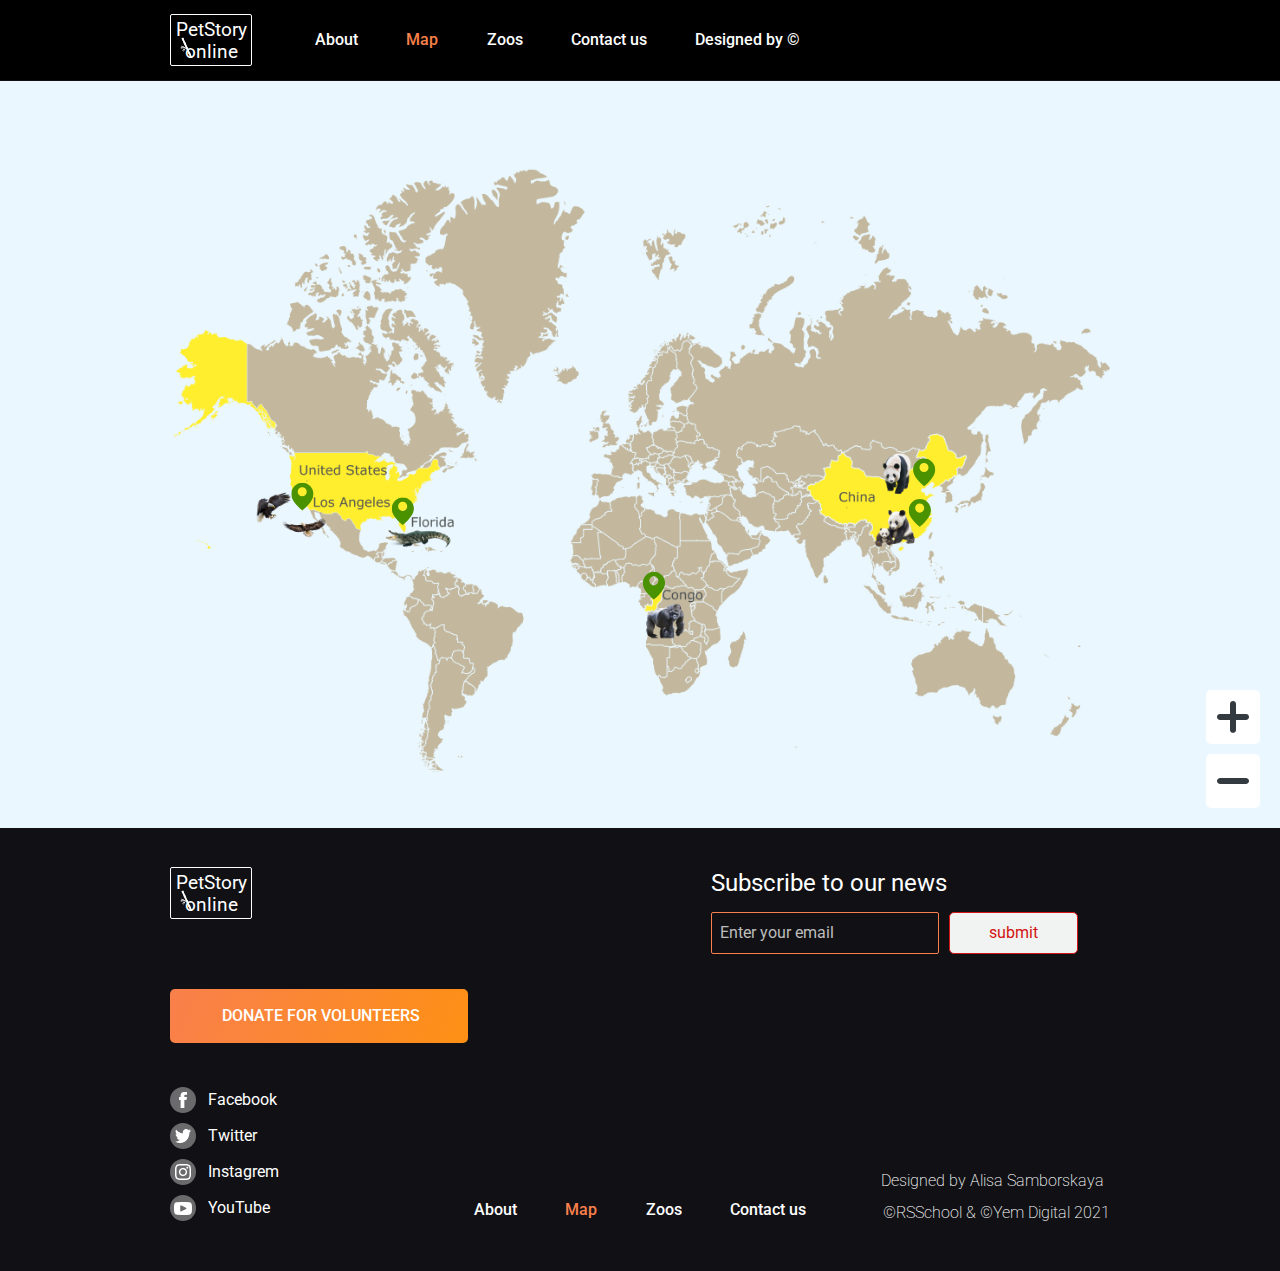
<file: online-zoo/pages/map/map.html>
<!DOCTYPE html>
<html lang="en">
  <head>
    <meta charset="UTF-8" />
    <meta http-equiv="X-UA-Compatible" content="IE=edge" />
    <meta name="viewport" content="width=device-width, initial-scale=1.0" />
    <link rel="stylesheet" href="map.css" />
    <title>online-zoo</title>
  </head>
  <body>
    <header class="header">
      <h1>PetStory Online</h1>
      <div class="header__wrapper">
        <a href="../landing/landing.html" class="logo"> PetStory online </a>
        <nav class="nav">
          <ul class="nav__list_default">
            <li>
              <a class="nav__list-item_default" href="../landing/landing.html"
                >About</a
              >
            </li>
            <li>
              <a class="nav__list-item_selected" href="../map/map.html"
                >Map</a
              >
            </li>
            <li>
              <a
                class="nav__list-item_default"
                href="../zoos/panda.html"
                >Zoos</a
              >
            </li>
            <li>
              <a class="nav__list-item_default" href="../404/404.html"
                >Contact us</a
              >
            </li>
            <li>
              <a
                class="nav__list-item_default"
                href="https://www.figma.com/file/jfEFwkXVj1WRq7sUHDr8os/PetStory-online"
                target="_blank"
                >Designed by ©</a
              >
            </li>
          </ul>
        </nav>
        <div class="header__burger-ico"></div>
      </div>
    </header>

    <article class="map">
      <div class="map__background">
        <div class="map__content">

          <div class="map__animal-container-eagles">
            <img class="map__animal-container-eagles-attack-ico" src="../../assets/icons/attackEagle.png" alt="atack eagle">
            <img class="map__animal-container-eagles-flying-ico"src="../../assets/icons/flyingEagle.png" alt="flying eagle">
            <svg class="map__animal-container-eagles-marker" width="26" height="33" viewBox="0 0 26 33" fill="none" xmlns="http://www.w3.org/2000/svg">
              <path class="map__animal-container-marker-style" d="M0.0556641 12.9303C0.0556641 5.87332 5.77566 0.15332 12.8317 0.15332C19.8887 0.15332 25.6087 5.87332 25.6087 12.9303C25.6087 14.1933 25.4227 15.4123 25.0817 16.5673C23.2627 23.9243 12.7747 32.1533 12.7747 32.1533C12.7747 32.1533 0.925664 22.8623 0.228664 15.1953L0.259664 15.1893C0.127664 14.4573 0.0556641 13.7023 0.0556641 12.9303ZM12.6577 15.7763C15.5447 15.7763 17.8847 13.4353 17.8847 10.5483C17.8847 7.66132 15.5447 5.32132 12.6577 5.32132C9.77166 5.32132 7.43166 7.66132 7.43166 10.5483C7.43166 13.4353 9.77166 15.7763 12.6577 15.7763Z" />
            </svg>

            <div class="map__tooltip">
              <div class="map__tooltip-arrow"></div>
              <div class="map__tooltip-text">Eagles <br> Los Angeles, USA</div>
              <div class="watchOnlineButton">Whatch online</div>
            </div>
          </div>

          <div class="map__animal-container-alligators">
            <img class="map__animal-container-alligators-ico" src="../../assets/icons/alligators.png" alt="alligators">
            <svg class="map__animal-container-alligators-marker" width="26" height="33" viewBox="0 0 26 33" fill="none" xmlns="http://www.w3.org/2000/svg">
              <path class="map__animal-container-marker-style" d="M0.0556641 12.9303C0.0556641 5.87332 5.77566 0.15332 12.8317 0.15332C19.8887 0.15332 25.6087 5.87332 25.6087 12.9303C25.6087 14.1933 25.4227 15.4123 25.0817 16.5673C23.2627 23.9243 12.7747 32.1533 12.7747 32.1533C12.7747 32.1533 0.925664 22.8623 0.228664 15.1953L0.259664 15.1893C0.127664 14.4573 0.0556641 13.7023 0.0556641 12.9303ZM12.6577 15.7763C15.5447 15.7763 17.8847 13.4353 17.8847 10.5483C17.8847 7.66132 15.5447 5.32132 12.6577 5.32132C9.77166 5.32132 7.43166 7.66132 7.43166 10.5483C7.43166 13.4353 9.77166 15.7763 12.6577 15.7763Z" />
            </svg>
            <div class="map__tooltip">
              <div class="map__tooltip-arrow"></div>
              <div class="map__tooltip-text">Alligators <br> Florida, USA</div>
              <div class="watchOnlineButton">Whatch online</div>
            </div>
          </div>

          <div class="map__animal-container-gorillas">
            <img class="map__animal-container-gorillas-ico" src="../../assets/icons/gorillas.png" alt="gorillas">
            <svg class="map__animal-container-gorillas-marker" width="26" height="33" viewBox="0 0 26 33" fill="none" xmlns="http://www.w3.org/2000/svg">
              <path class="map__animal-container-marker-style" d="M0.0556641 12.9303C0.0556641 5.87332 5.77566 0.15332 12.8317 0.15332C19.8887 0.15332 25.6087 5.87332 25.6087 12.9303C25.6087 14.1933 25.4227 15.4123 25.0817 16.5673C23.2627 23.9243 12.7747 32.1533 12.7747 32.1533C12.7747 32.1533 0.925664 22.8623 0.228664 15.1953L0.259664 15.1893C0.127664 14.4573 0.0556641 13.7023 0.0556641 12.9303ZM12.6577 15.7763C15.5447 15.7763 17.8847 13.4353 17.8847 10.5483C17.8847 7.66132 15.5447 5.32132 12.6577 5.32132C9.77166 5.32132 7.43166 7.66132 7.43166 10.5483C7.43166 13.4353 9.77166 15.7763 12.6577 15.7763Z" />
            </svg>
            <div class="map__tooltip">
              <div class="map__tooltip-arrow"></div>
              <div class="map__tooltip-text">Gorillas <br> Congo, Africa</div>
              <div class="watchOnlineButton">Whatch online</div>
            </div>
          </div>

          <div class="map__animal-container-pandas">
            <img class="map__animal-container-pandas-ico" src="../../assets/icons/pandas.png" alt="pandas">
            <svg class="map__animal-container-pandas-marker" width="26" height="33" viewBox="0 0 26 33" fill="none" xmlns="http://www.w3.org/2000/svg">
              <path class="map__animal-container-marker-style" d="M0.0556641 12.9303C0.0556641 5.87332 5.77566 0.15332 12.8317 0.15332C19.8887 0.15332 25.6087 5.87332 25.6087 12.9303C25.6087 14.1933 25.4227 15.4123 25.0817 16.5673C23.2627 23.9243 12.7747 32.1533 12.7747 32.1533C12.7747 32.1533 0.925664 22.8623 0.228664 15.1953L0.259664 15.1893C0.127664 14.4573 0.0556641 13.7023 0.0556641 12.9303ZM12.6577 15.7763C15.5447 15.7763 17.8847 13.4353 17.8847 10.5483C17.8847 7.66132 15.5447 5.32132 12.6577 5.32132C9.77166 5.32132 7.43166 7.66132 7.43166 10.5483C7.43166 13.4353 9.77166 15.7763 12.6577 15.7763Z" />
            </svg>
            <div class="map__tooltip">
              <div class="map__tooltip-arrow"></div>
              <div class="map__tooltip-text">Pandas <br> China, Asia</div>
              <div class="watchOnlineButton">Whatch online</div>
            </div>
          </div>

          <div class="map__animal-container-panda">
            <img class="map__animal-container-panda-ico" src="../../assets/icons/panda.png" alt="panda">
            <svg class="map__animal-container-panda-marker" width="26" height="33" viewBox="0 0 26 33" fill="none" xmlns="http://www.w3.org/2000/svg">
              <path class="map__animal-container-marker-style" d="M0.0556641 12.9303C0.0556641 5.87332 5.77566 0.15332 12.8317 0.15332C19.8887 0.15332 25.6087 5.87332 25.6087 12.9303C25.6087 14.1933 25.4227 15.4123 25.0817 16.5673C23.2627 23.9243 12.7747 32.1533 12.7747 32.1533C12.7747 32.1533 0.925664 22.8623 0.228664 15.1953L0.259664 15.1893C0.127664 14.4573 0.0556641 13.7023 0.0556641 12.9303ZM12.6577 15.7763C15.5447 15.7763 17.8847 13.4353 17.8847 10.5483C17.8847 7.66132 15.5447 5.32132 12.6577 5.32132C9.77166 5.32132 7.43166 7.66132 7.43166 10.5483C7.43166 13.4353 9.77166 15.7763 12.6577 15.7763Z" />
            </svg>
            <div class="map__tooltip">
              <div class="map__tooltip-arrow"></div>
              <div class="map__tooltip-text">Panda <br> China, Asia</div>
              <div class="watchOnlineButton">Whatch online</div>
            </div>
          </div>


        </div>

      </div>

      <div class="map__sticky-container">
        <div class="map__buttons">
          <div class="map__buttons-button">
            <svg  width="32" height="32" viewBox="0 0 32 32" fill="none" xmlns="http://www.w3.org/2000/svg">
              <path class="map__buttons-button-svg" d="M16 0C14.3432 0 13 1.33769 13 2.98769V12.9466H3C1.3432 12.9466 0 14.2842 0 15.9343C0 17.5843 1.3432 18.922 3 18.922H13V28.881C13 30.5311 14.3432 31.8687 16 31.8687C17.6569 31.8687 19 30.5311 19 28.881V18.922H29C30.6568 18.922 32 17.5843 32 15.9343C32 14.2842 30.6568 12.9466 29 12.9466H19V2.98769C19 1.33769 17.6569 0 16 0Z" fill="#333B41"/>
            </svg>
          </div>
          <div class="map__buttons-button">
            <svg width="32" height="6" viewBox="0 0 32 6" fill="none" xmlns="http://www.w3.org/2000/svg">
              <path class="map__buttons-button-svg" fill-rule="evenodd" clip-rule="evenodd" d="M3.13094 6H28.823C30.5727 6 32 4.6478 32 3.03389C32 1.37637 30.5727 0.0241699 28.823 0.0241699H3.13094C1.42734 0.0241699 0 1.37637 0 3.03389C0 4.6478 1.42734 6 3.13094 6Z" fill="#333B41"/>
            </svg>
          </div>
        </div>
      </div>

    </article>

    <footer class="footer">
      <div class="footer__content">
        <div class="footer__firstColumn">
          <a href="../landing/landing.html" class="logo logo_footer logo-footer">
            PetStory online
          </a>
          <a class="footerstdButton-link" href="../donate/donate.html"
            ><div class="standarPageButonNotRound footerstdButton">
              donate for volunteers
            </div></a
          >
          <div class="footer__firstColumn-socials">
            <a href="https://www.facebook.com/">
              <div class="footer__firstColumn-socials-wrapper">
                <div class="footer__social-img-fb">
                  <img
                    style="margin: auto"
                    src="../../assets/icons/facebok.png"
                    alt="fb"
                  />
                </div>
                <div class="footer__social-text">Facebook</div>
              </div>
            </a>
            <a href="https://twitter.com/"
              ><div class="footer__firstColumn-socials-wrapper">
                <div class="footer__social-img-fb">
                  <img
                    style="margin: auto"
                    src="../../assets/icons/twitter.png"
                    alt="twtr"
                  />
                </div>
                <div class="footer__social-text">Twitter</div>
              </div></a
            >
            <a href="https://www.instagram.com/"
              ><div class="footer__firstColumn-socials-wrapper">
                <div class="footer__social-img-fb">
                  <img
                    style="margin: auto"
                    src="../../assets/icons/instagram.png"
                    alt="ins"
                  />
                </div>
                <div class="footer__social-text">Instagrem</div>
              </div></a
            >
            <a href="https://www.youtube.com/"
              ><div class="footer__firstColumn-socials-wrapper">
                <div class="footer__social-img-fb">
                  <img
                    style="margin: auto"
                    src="../../assets/icons/youtube.png"
                    alt="you"
                  />
                </div>
                <div class="footer__social-text">YouTube</div>
              </div></a
            >
          </div>
        </div>

        <div class="footer__secondColumn">
          <nav class="nav nav__footer">
            <ul class="nav__list_default">
              <li>
                <a class="nav__list-item_default" href="../landing/landing.html"
                  >About</a
                >
              </li>
              <li>
                <a class="nav__list-item_selected" href="../map/map.html"
                  >Map</a
                >
              </li>
              <li>
                <a
                  class="nav__list-item_default"
                  href="../zoos/panda.html"
                  >Zoos</a
                >
              </li>
              <li>
                <a class="nav__list-item_default" href="../404/404.html"
                  >Contact us</a
                >
              </li>

            </ul>
          </nav>
        </div>

        <div class="footer__thirdColumn">
          <div class="subscribe">Subscribe to our news</div>
          <form class="form">
            <input
              class="email"
              type="email"
              placeholder="Enter your email"
              required
            />
            <input type="submit" value="submit" class="submitFormButton" />
          </form>
          <div class="designer-Alisa">Designed by Alisa Samborskaya</div>
          <div class="designer-Tony">©RSSchool & ©Yem Digital 2021</div>
        </div>
      </div>
    </footer>
  </body>
</html>
</file>
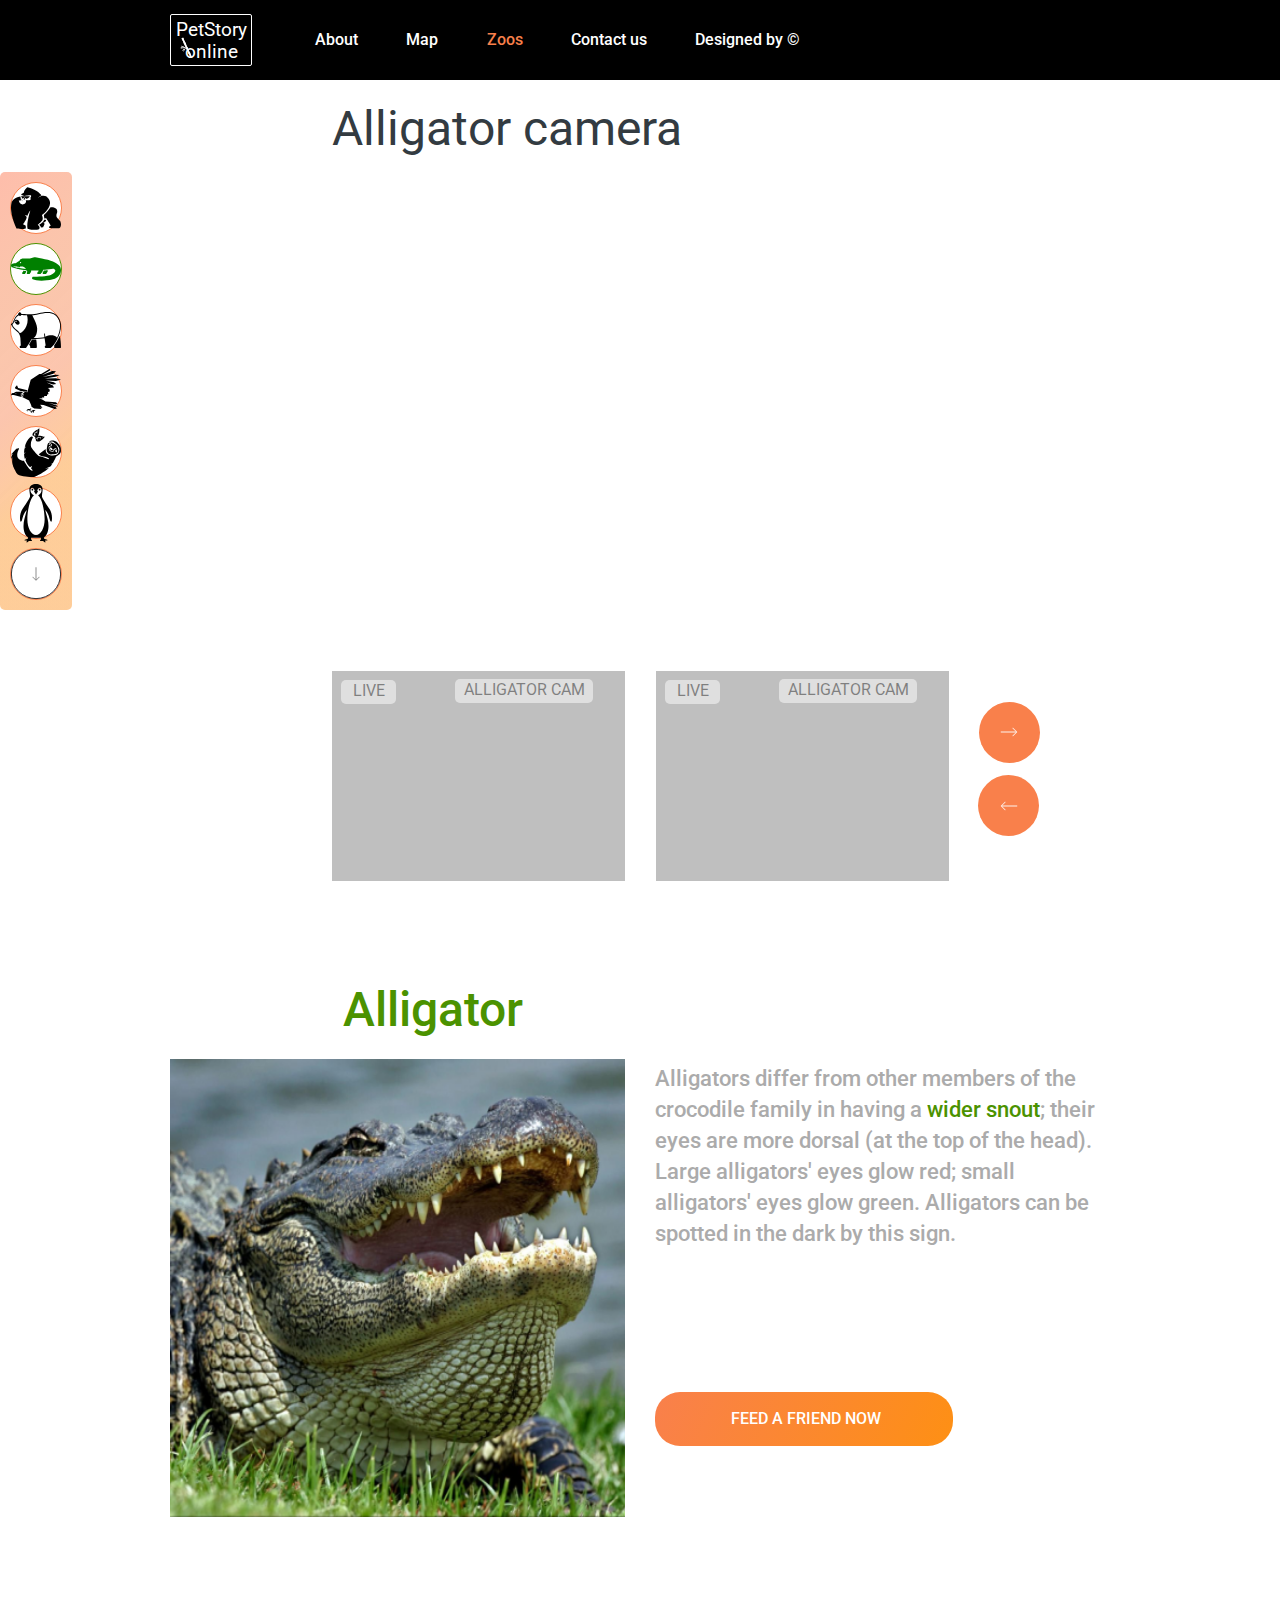
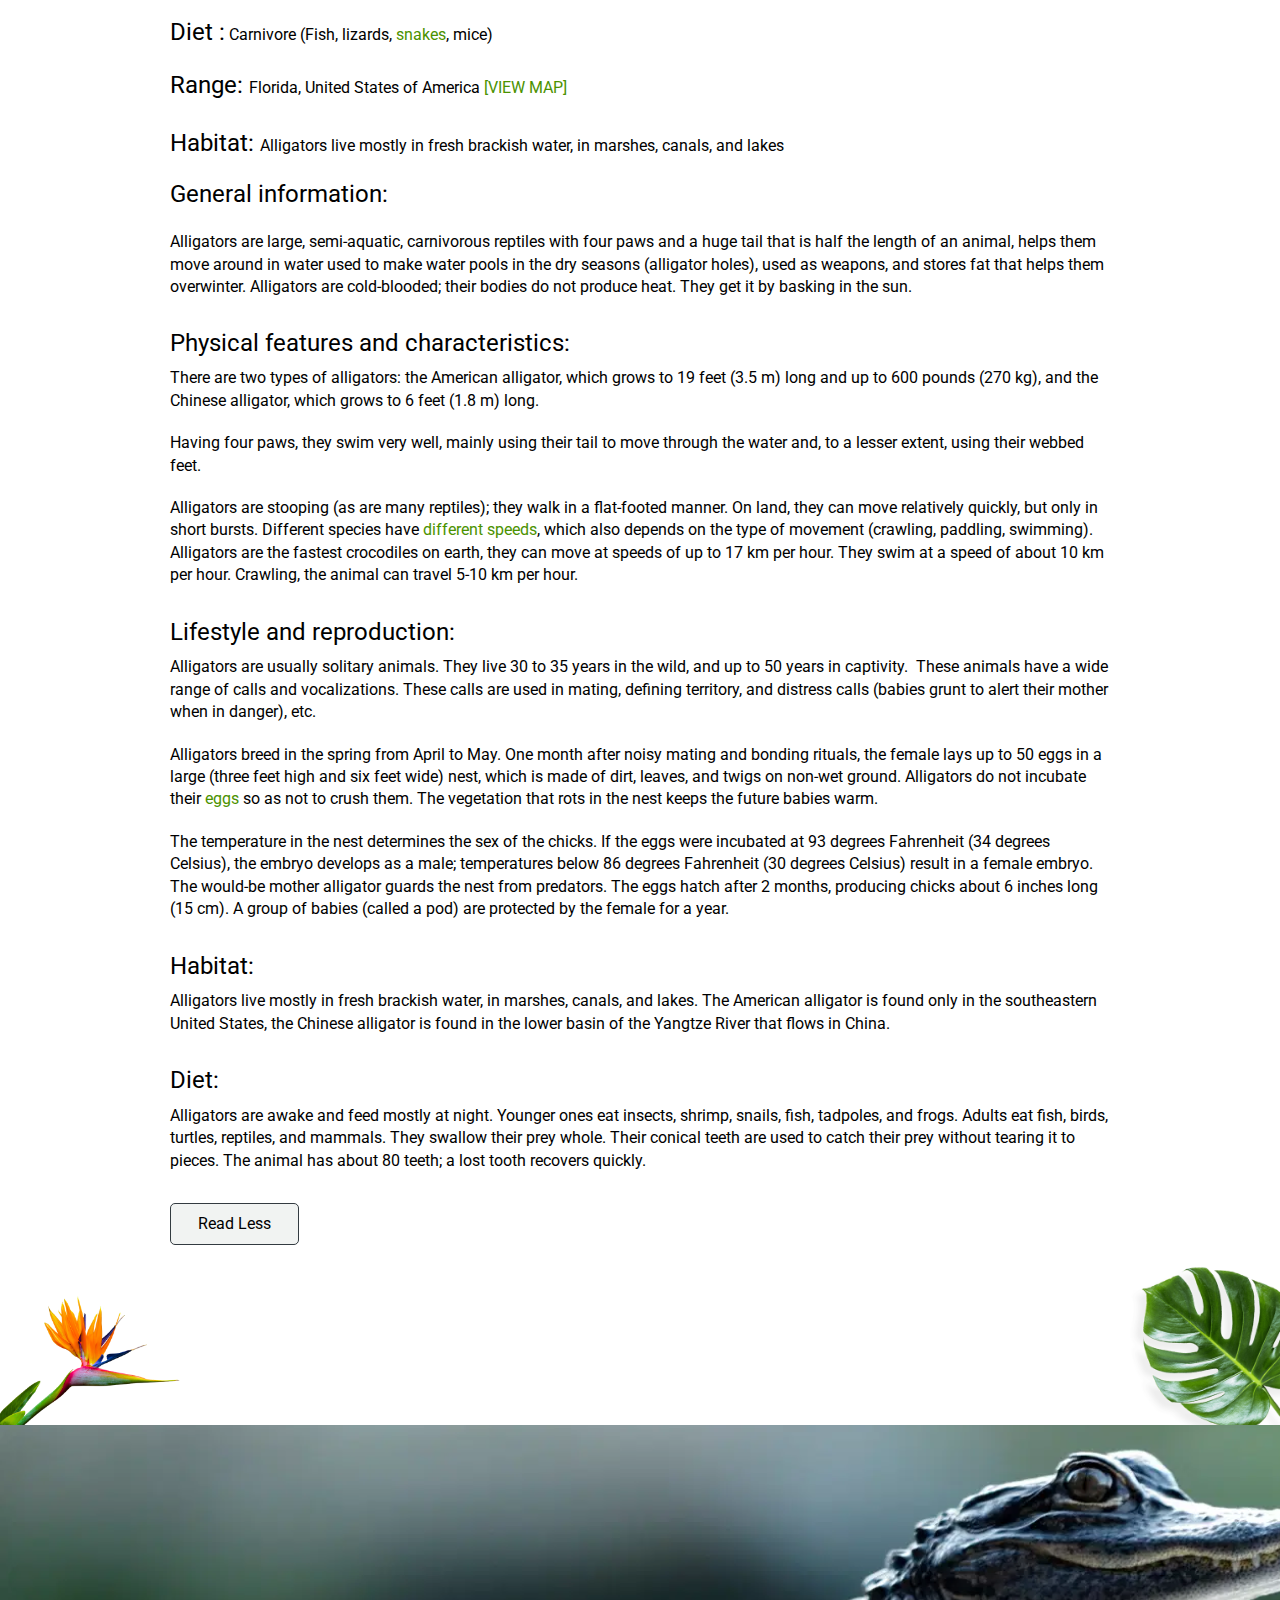
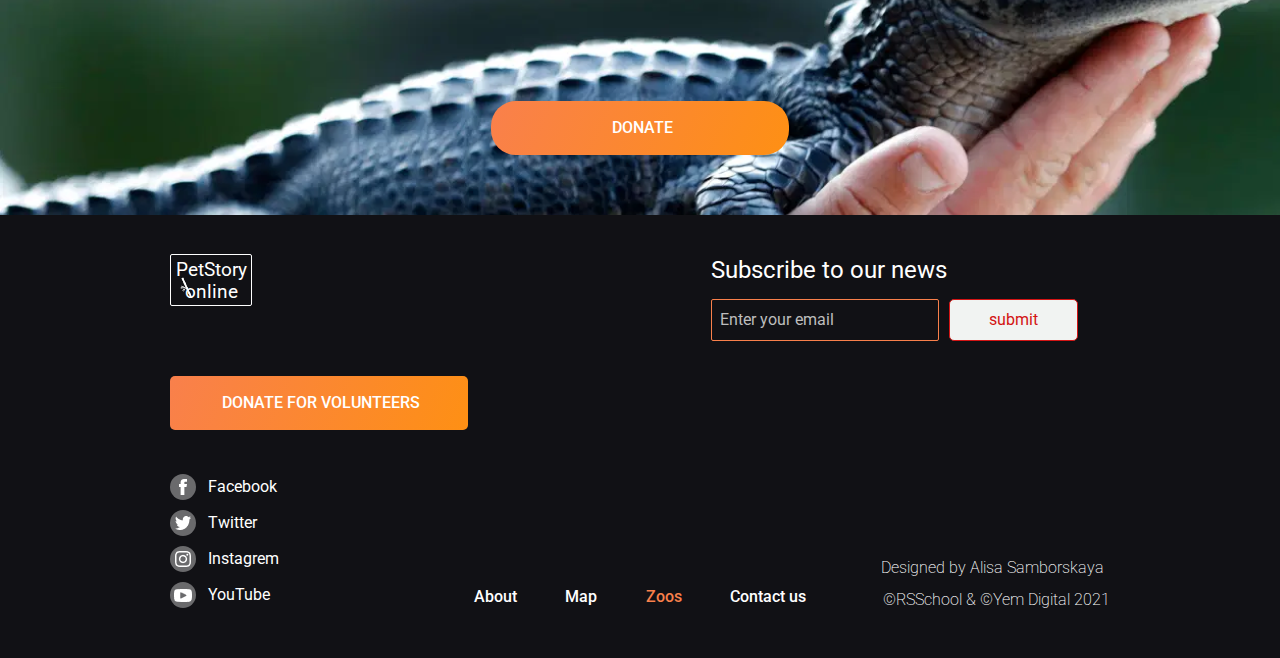
<file: online-zoo/pages/zoos/alligator.html>
<!DOCTYPE html>
<html lang="en">
<head>
  <meta charset="UTF-8">
  <meta http-equiv="X-UA-Compatible" content="IE=edge">
  <meta name="viewport" content="width=device-width, initial-scale=1.0">
  <link rel="stylesheet" href="cam_pages-alligator.css">
  <title>online-zoo</title>
</head>

<body>

  <header class="header">
    <h1>PetStory Online</h1>
    <div class="header__wrapper">
      <a href="../landing/landing.html" class="logo"> PetStory online </a>
      <nav class="nav">
        <ul class="nav__list_default">
          <li>
            <a
              class="nav__list-item_default"
              href="../landing/landing.html"
              >About</a
            >
          </li>
          <li>
            <a class="nav__list-item_default" href="../map/map.html"
              >Map</a
            >
          </li>
          <li>
            <a
              class="nav__list-item_selected"
              href="../zoos/panda.html"
              >Zoos</a
            >
          </li>
          <li><a class="nav__list-item_default" href="../404/404.html">Contact us</a></li>
          <li>
            <a
              class="nav__list-item_default"
              href="https://www.figma.com/file/jfEFwkXVj1WRq7sUHDr8os/PetStory-online"
              target="_blank"
              >Designed by ©</a
            >
          </li>
        </ul>
      </nav>
    </div>
  </header>

  <main class="page-content-wrapper">

    <aside class="sidebar">
      <a href="./gorilla.html">
      <div class="sidebar__content">
        <div class="sidebar__content-icon-wrapper" title="Gorilla">
          <svg class="sidebar__content-icon" width="55" height="47" viewBox="0 0 55 47" fill="none" xmlns="http://www.w3.org/2000/svg">
            <path d="M29.2709 12.0862C29.2709 12.0862 31.6454 9.79615 33.7743 9.03281C33.7743 9.03281 28.7796 2.2264 18.2169 0C18.2169 0 14.6141 2.16279 13.959 6.42475C13.959 6.42475 11.1751 6.99725 11.1751 8.46031L14.5322 9.73254C14.5322 9.73254 20.919 8.77837 21.7378 8.9692C22.5566 9.16004 21.9834 11.45 21.2465 11.8317C21.2465 11.8317 21.4921 12.595 21.9834 12.9131C21.9834 12.9131 20.3458 15.5212 16.088 14.1217C16.088 14.1217 18.4625 18.0656 12.4852 19.0834C12.4852 19.0834 9.04615 18.3201 8.55487 14.7578C8.55487 14.7578 12.5671 15.0123 12.9765 15.4576C12.9765 15.4576 13.8772 14.9487 10.6019 14.5034C10.6019 14.5034 10.1106 14.1217 11.912 12.9131L10.6838 12.8495L10.3563 10.1778C10.3563 10.1778 2.82317 11.5137 0.939896 16.0301C0.939896 16.0301 -3.23606 25.3809 6.01654 45.6094C6.01654 45.6094 12.1576 46.5635 16.2517 45.4185C16.2517 45.4185 16.4974 42.4924 15.9242 42.1107L13.2221 40.9021C13.2221 40.9021 18.5444 33.6504 16.9068 32.3146C16.9068 32.3146 15.351 31.1696 14.9416 30.4698C14.9416 30.4698 17.2343 31.3604 18.135 31.3604C18.135 31.3604 19.1995 28.0526 21.2465 25.699C21.2465 25.699 16.3336 41.6018 18.3806 45.991C18.3806 45.991 32.1367 49.0444 31.3998 44.528C31.3998 44.528 31.4817 42.8741 29.3528 41.4746C29.3528 41.4746 33.1193 38.1668 33.2831 37.7215C33.2831 37.7215 36.3946 36.3857 34.1019 30.9151C31.8092 25.4445 34.02 30.7879 34.02 30.7879C34.02 30.7879 49.6593 19.6559 39.5879 10.8775C39.5879 10.8775 35.5757 7.18808 29.2709 12.0862Z" />
            <path d="M20.625 10.0511H18.4499H12.6777L11.1719 9.40002C11.1719 9.40002 11.8411 11.6788 12.1757 11.8416C12.1757 11.8416 14.0162 11.923 15.02 11.2719C15.02 11.2719 16.9441 12.7368 17.5297 12.8182C17.5297 12.8182 20.374 11.5974 20.625 10.0511Z" />
            <path d="M14.5602 11.9636L13.8788 13.0512C13.8788 13.0512 13.3109 13.6727 14.5602 13.6727H15.4688V12.2744C15.4688 12.2744 15.0145 11.9636 14.7873 11.9636" />
            <path d="M13.75 11.9636L13.0134 12.8182L12.0312 12.7114C12.0312 12.7114 12.7679 12.017 13.75 11.9636Z" />
            <path d="M43.4148 22.248C43.4148 22.248 39.7543 28.1715 36.0938 30.6825L36.6632 34.4169C36.6632 34.4169 38.5341 34.0306 38.6968 34.1593C38.8595 34.2881 43.9029 42.1431 43.8215 42.5938C43.8215 42.5938 42.1133 43.1733 42.1133 43.624L41.9506 44.9761C41.9506 44.9761 50.9799 45.6843 53.583 44.9761C53.583 44.9761 56.3487 42.5294 54.1524 37.2498C54.1524 37.2498 50.2478 33.773 50.1665 32.6141C50.1665 32.6141 49.4344 30.6181 50.6545 28.1715C50.7359 28.0427 52.6068 21.733 43.4148 22.248Z" />
            <path d="M36.2801 36.026C36.2801 36.026 36.3677 38.0685 30.9375 41.3726C30.9375 41.3726 33.3898 43.7154 32.8643 44.4363L35.3167 44.196C35.3167 44.196 36.9808 40.5916 36.9808 40.2312C36.9808 40.2312 35.7546 39.4502 35.5794 39.0297C35.5794 39.0297 39.9586 37.2275 38.2945 36.026C37.8566 35.8458 36.2801 35.8458 36.2801 36.026Z" />
          </svg>
        </div>
      </a>

      <!-- <a href="./alligator.html"> -->
        <div class="sidebar__content-icon-wrapper-active" title="Alligator">
          <svg class="sidebar__content-icon" width="64" height="30" viewBox="0 0 64 30" fill="none" xmlns="http://www.w3.org/2000/svg">
            <path d="M19.6001 18.4318C19.434 18.1912 19.2528 17.9248 19.1235 17.7299C19.1131 17.7144 19.1002 17.7016 19.0856 17.6921C19.071 17.6827 19.055 17.6769 19.0385 17.6751C18.3946 17.599 16.8228 17.4087 15.7251 17.2762C15.7079 17.2743 15.6906 17.2767 15.6742 17.2831C15.6578 17.2895 15.6427 17.2999 15.6298 17.3136C15.6169 17.3272 15.6064 17.3439 15.599 17.3627C15.5916 17.3814 15.5875 17.4017 15.5869 17.4224C15.5768 17.7451 15.5844 18.0862 15.5958 18.2872C15.177 18.6739 14.8039 19.1272 14.4866 19.6346C14.3759 19.8029 14.3069 20.0052 14.2875 20.2183C14.2681 20.4315 14.299 20.647 14.3768 20.84C14.4546 21.033 14.576 21.1959 14.7273 21.3098C14.8785 21.4238 15.0534 21.4843 15.232 21.4845H17.2208C17.3805 21.4846 17.5381 21.442 17.6824 21.3598C17.8267 21.2777 17.9539 21.158 18.0549 21.0094L19.6026 18.6236C19.6204 18.5961 19.6298 18.562 19.6294 18.5272C19.6289 18.4923 19.6186 18.4587 19.6001 18.4318ZM61.589 10.6608C59.8892 8.76219 57.3109 7.06608 53.7046 5.47199C46.8672 2.45129 30.6497 0.10354 29.9626 0.00457493C29.894 -0.00484589 29.8245 0.000308609 29.7573 0.0198012L24.1305 1.70981H15.8898C14.2889 1.70981 11.594 2.43758 10.8575 4.3712C8.80528 5.68819 6.37024 7.27924 5.7301 7.69793C5.06969 7.61572 2.90464 7.46194 1.00199 8.63582C0.684101 8.83186 0.420471 9.1346 0.24314 9.50723C0.0658092 9.87987 -0.0175858 10.3063 0.00309104 10.7348C0.0237679 11.1633 0.147626 11.5754 0.359612 11.9209C0.571597 12.2664 0.862581 12.5306 1.1972 12.6812C1.21044 12.6877 1.22399 12.6933 1.23776 12.6979C1.46212 12.7756 6.74671 14.6163 8.63542 14.9178C9.18809 15.0061 9.78639 15.1081 10.4354 15.2177C11.5864 15.4126 12.8679 15.6288 14.3028 15.8435C14.3025 15.8435 14.3022 15.8433 14.3019 15.843C14.3017 15.8428 14.3016 15.8424 14.3016 15.842L19.6495 16.5027C19.6495 16.5027 20.7904 18.2597 20.9653 18.4912C20.6666 18.9107 20.4292 19.3879 20.263 19.9026C20.2027 20.0761 20.179 20.2648 20.194 20.452C20.209 20.6392 20.2623 20.819 20.3491 20.9756C20.4358 21.1321 20.5535 21.2604 20.6915 21.3492C20.8295 21.438 20.9836 21.4845 21.1402 21.4845H23.2038C23.3655 21.485 23.5252 21.4415 23.671 21.3574C23.8167 21.2733 23.9448 21.1507 24.0455 20.9988L25.573 18.7089C25.7179 18.4918 25.8006 18.2242 25.8087 17.9461C25.8143 17.7424 25.815 17.4466 25.7961 17.074C25.7951 17.0531 25.7977 17.0322 25.8038 17.0125C25.8098 16.9929 25.8192 16.975 25.8313 16.9599C25.8434 16.9448 25.8579 16.9329 25.874 16.9248C25.8901 16.9168 25.9074 16.9129 25.9249 16.9132C27.3984 16.9495 33.1107 16.9239 35.0524 16.8371C35.082 16.8356 35.1112 16.8467 35.1347 16.8683C35.1583 16.89 35.1748 16.9209 35.1813 16.9557C35.2499 17.2859 35.2681 17.6283 35.2351 17.9664C34.6149 18.3918 34.0878 18.9883 33.6975 19.7066C33.6014 19.8785 33.5461 20.0785 33.5373 20.2853C33.5286 20.4921 33.5669 20.6978 33.648 20.8804C33.7291 21.0631 33.85 21.2158 33.9979 21.3223C34.1457 21.4288 34.3148 21.485 34.4872 21.4849H37.3273C37.5215 21.4851 37.7121 21.422 37.8787 21.3022C38.3731 20.7998 39.6354 19.5297 39.8763 19.2872C39.9029 19.2602 39.9245 19.2269 39.9397 19.1894L41.2265 16.0627L41.4483 16.0384C41.821 15.9973 42.5122 15.9275 43.3902 15.8953C46.2385 15.7907 51.6144 14.9589 53.5956 14.5874C54.4031 14.4351 55.6618 15.0868 56.345 16.0094C56.5542 16.2926 56.8875 16.8499 56.7621 17.3949C56.3006 19.3864 54.1876 21.2393 50.812 22.6142C46.6441 24.3118 33.6196 24.8934 28.2134 25.0639C27.9056 25.0739 27.6102 25.2113 27.3771 25.4529C27.144 25.6944 26.9876 26.0254 26.9344 26.3896C26.8811 26.7538 26.9343 27.1289 27.0849 27.4514C27.2355 27.7739 27.4743 28.024 27.7608 28.1593C30.0729 29.2494 34.062 30 39.1096 30C43.3497 30 48.3376 29.4702 53.7034 28.1669C60.7778 26.4495 64 20.9805 64 16.6261C64 14.4549 63.1887 12.4482 61.589 10.6608ZM12.2595 5.98357C12.3989 5.98357 12.5351 6.03321 12.651 6.12623C12.7669 6.21925 12.8573 6.35146 12.9106 6.50614C12.9639 6.66082 12.9779 6.83103 12.9507 6.99524C12.9235 7.15945 12.8564 7.31029 12.7578 7.42868C12.6593 7.54706 12.5337 7.62769 12.397 7.66035C12.2602 7.69302 12.1185 7.67625 11.9898 7.61218C11.861 7.54811 11.7509 7.43961 11.6735 7.3004C11.596 7.16119 11.5547 6.99752 11.5547 6.83009C11.5547 6.60559 11.629 6.3903 11.7611 6.23155C11.8933 6.0728 12.0726 5.98361 12.2595 5.98357ZM10.5939 13.8611C9.94358 13.75 9.34147 13.648 8.78626 13.5597C7.45783 13.3481 4.20265 12.2792 2.55098 11.722C3.10239 11.7981 3.53083 11.8149 3.54224 11.8149C3.87435 11.8149 4.68814 11.8407 5.62996 11.8712C6.43869 11.8956 7.3336 11.9245 8.17275 11.9458L8.88133 12.9781C8.89822 13.0026 8.91985 13.0218 8.94433 13.034C8.96881 13.0461 8.9954 13.0509 9.02178 13.0479C9.04816 13.0449 9.07352 13.0342 9.09566 13.0167C9.1178 12.9993 9.13604 12.9755 9.1488 12.9476L9.58992 11.9732C9.83329 11.9747 10.0602 11.9763 10.2668 11.9763L10.8448 12.9568C10.8601 12.9828 10.8805 13.004 10.9041 13.0184C10.9278 13.0328 10.954 13.04 10.9805 13.0394C11.0071 13.0388 11.0331 13.0304 11.0562 13.0149C11.0794 12.9995 11.0991 12.9774 11.1136 12.9507L11.6713 11.9093C13.8135 11.7326 17.2474 11.4647 19.1526 15.0792C15.6655 14.7199 12.8742 14.2479 10.5939 13.8611ZM40.5483 20.0594C40.507 20.2538 40.509 20.458 40.5543 20.6512C40.5996 20.8444 40.6864 21.0198 40.8061 21.1599C40.9935 21.3732 41.2431 21.4897 41.5013 21.4845H44.2205C44.3822 21.4851 44.542 21.4418 44.6877 21.3576C44.8335 21.2735 44.9615 21.1508 45.0622 20.9988L46.7658 18.4409C46.8678 18.2884 46.9396 18.1101 46.9759 17.9194C47.0121 17.7288 47.0118 17.5307 46.975 17.3401L46.925 16.8479C46.9213 16.8092 46.9053 16.7737 46.8803 16.7489C46.8553 16.724 46.8233 16.7117 46.7909 16.7145C45.6398 16.8155 42.5988 17.0142 41.8955 17.0664C41.8644 17.0686 41.8351 17.0845 41.8133 17.111C41.7914 17.1376 41.7785 17.1729 41.777 17.2103C41.76 17.4759 41.7591 17.7427 41.7741 18.0085C41.4675 18.2367 41.2014 18.5353 40.991 18.8873C40.7807 19.2392 40.6302 19.6375 40.5483 20.0594Z" />
          </svg>
        </div>
      <!-- </a> -->

      <a href="./panda.html">
        <div class="sidebar__content-icon-wrapper" title="Panda">
          <svg class="sidebar__content-icon" width="58" height="42" viewBox="0 0 58 42" fill="none" xmlns="http://www.w3.org/2000/svg">
            <path d="M53.7501 31.5338C56.0937 27.0938 58 21.6492 58 15.8465C58 12.9318 57.0706 9.61843 55.5138 6.98355C54.1526 4.67954 51.6283 1.70282 47.3301 0.605337C41.8905 -0.783412 36.3792 0.511685 31.9507 1.55244C30.3503 1.92853 28.8386 2.28374 27.5437 2.45941C24.64 2.85302 21.5721 2.79536 18.9349 2.69555H18.9331C18.5205 2.6799 18.1174 2.66331 17.7283 2.64725C16.0621 2.57835 12.2248 2.51226 12.2248 2.51226C12.0154 1.64021 11.538 0.925767 10.9421 0.595972C10.6896 0.458575 10.414 0.388928 10.1355 0.392146C9.85694 0.395365 9.58256 0.471365 9.33249 0.614568C8.51285 1.04792 8.11983 2.01081 8.30562 3.09786C6.99233 3.75825 5.70929 5.07275 4.93115 6.10642C4.26304 6.99385 3.69648 8.39504 3.14837 9.75007C2.5903 11.1301 2.01331 12.5571 1.43586 13.1334C1.29451 13.2733 1.1695 13.4342 1.06404 13.6121C1.06221 13.6121 1.06037 13.6109 1.05842 13.6105C0.937676 13.5821 0.813179 13.5835 0.692918 13.6146C0.572657 13.6456 0.459286 13.7057 0.360075 13.7909C0.260865 13.8761 0.178006 13.9846 0.116811 14.1094C0.0556166 14.2341 0.0174376 14.3725 0.00472252 14.5155C-0.00799251 14.6585 0.00503716 14.803 0.0429759 14.9398C0.0809147 15.0766 0.142925 15.2026 0.22503 15.3098C0.307136 15.4169 0.407523 15.5029 0.519755 15.5621C0.631987 15.6214 0.753586 15.6526 0.876754 15.6537C0.981015 16.0329 1.12183 16.397 1.29649 16.739C2.45849 19.0738 4.29662 20.5253 5.91835 21.8057C6.81238 22.5116 7.65666 23.1784 8.31078 23.9231C8.80153 24.5013 9.22839 25.1489 9.58144 25.8507C9.58534 25.8597 9.5905 25.8673 9.59474 25.876C10.2587 27.1729 10.7854 28.7551 10.8837 30.2662C11.0081 32.1754 11.3023 37.3304 11.3948 38.9588C11.0753 39.0774 10.7755 39.2591 10.5086 39.4959C10.31 39.6712 10.1643 39.9157 10.0925 40.194C10.0208 40.4723 10.0267 40.77 10.1094 41.0442C10.1879 41.3239 10.3406 41.5673 10.5454 41.7391C10.7503 41.911 10.9966 42.0023 11.2488 42H16.6801C16.8551 42.0002 17.028 41.9557 17.1866 41.8695C17.3453 41.7833 17.4858 41.6576 17.5983 41.5012C18.7995 39.834 21.7957 35.5371 23.6919 31.6385C31.0323 31.6301 36.0454 31.3192 38.9697 30.6886C39.4052 33.9029 39.9805 37.5655 40.1907 38.8864C40.0092 38.9855 39.8376 39.1075 39.6788 39.2502C39.4616 39.4457 39.3022 39.7157 39.223 40.0224C39.1438 40.329 39.1488 40.6568 39.2373 40.96C39.3257 41.2631 39.4932 41.5264 39.7163 41.7128C39.9394 41.8993 40.2068 41.9996 40.4812 41.9997H45.5721C45.8732 41.9993 46.1652 41.8786 46.3994 41.6576C48.0783 40.0679 51.1503 36.4367 53.712 31.6063C53.7262 31.5832 53.7389 31.559 53.7501 31.5338ZM17.8733 16.2565C16.2311 20.2734 13.3406 23.5228 10.2615 24.8481C9.90794 24.2025 9.49559 23.6034 9.03162 23.0613C8.31136 22.2413 7.42994 21.5455 6.49672 20.8086C4.89206 19.5413 3.23227 18.2309 2.18879 16.1342C1.55357 14.8579 1.79083 14.3637 2.10649 14.0488C2.8522 13.3046 3.44936 11.8278 4.08171 10.2641C4.5991 8.98439 5.13414 7.6612 5.70643 6.9014C6.39895 5.98132 7.63052 4.70897 8.82232 4.15106C8.9394 4.09606 9.04467 4.01165 9.13065 3.90382C9.78214 5.01535 11.3338 4.85146 11.7233 3.83933C11.7505 3.76662 11.7706 3.69061 11.7834 3.61269C13.4234 3.86167 16.0367 3.78193 17.6919 3.8507C17.9725 3.86234 18.2618 3.87412 18.5548 3.88562C19.7618 7.84222 19.5238 12.2191 17.8733 16.2565ZM49.524 27.2852C48.5624 27.0767 43.7899 26.2342 39.7872 28.9726C39.5968 27.4624 39.4669 26.2065 39.4669 25.5927C39.4669 25.433 39.4126 25.2798 39.3158 25.1669C39.2191 25.054 39.0879 24.9906 38.9511 24.9906C38.8143 24.9906 38.6831 25.054 38.5864 25.1669C38.4897 25.2798 38.4353 25.433 38.4353 25.5927C38.4353 26.3055 38.5912 27.7746 38.8121 29.4983C36.3147 30.0429 32.1963 30.346 26.293 30.418C27.4682 29.585 28.4053 28.3893 29.0897 26.8341C30.0428 24.6698 30.464 21.8499 30.3079 18.6791C30.132 15.1069 27.7803 10.2953 25.8906 6.42952C25.4529 5.53433 25.0338 4.67686 24.6848 3.918C25.6787 3.8705 26.678 3.78889 27.6624 3.65537C28.9997 3.47421 30.5318 3.11405 32.1538 2.73221C36.4876 1.71366 41.8811 0.445993 47.1091 1.78109C54.2918 3.61563 56.9684 11.3821 56.9684 15.8465C56.9684 20.9849 55.4042 25.8407 53.3859 29.9204C52.7933 28.886 51.5584 27.727 49.524 27.2852Z" />
            <path d="M6.89343 9.19394C4.50433 8.27011 3.11475 10.8646 4.6352 12.3883C5.46664 13.221 6.25702 15.1507 8.06361 14.9906C10.9339 14.7369 10.6696 10.6525 6.89343 9.19394ZM5.81115 11.7043C5.66947 11.7043 5.53097 11.6617 5.41317 11.5818C5.29537 11.502 5.20355 11.3886 5.14933 11.2558C5.09512 11.1231 5.08093 10.977 5.10857 10.8361C5.13621 10.6952 5.20444 10.5658 5.30462 10.4642C5.4048 10.3626 5.53244 10.2934 5.6714 10.2653C5.81036 10.2373 5.95439 10.2517 6.08529 10.3067C6.21618 10.3617 6.32806 10.4548 6.40677 10.5742C6.48549 10.6937 6.5275 10.8342 6.5275 10.9778C6.52746 11.1705 6.45198 11.3552 6.31765 11.4915C6.18331 11.6277 6.00113 11.7042 5.81115 11.7043Z" />
            <path d="M29.2534 32.1105C29.2471 32.0787 29.2322 32.0504 29.2113 32.0304C29.1903 32.0104 29.1645 31.9996 29.138 32C28.5727 32.0074 25.5797 32.0461 24.3108 32.0523C24.2913 32.0522 24.272 32.0584 24.255 32.0701C24.2379 32.0818 24.2236 32.0988 24.2134 32.1193C23.3977 33.7222 21.9669 36.2164 21.0219 37.8401C21.0064 37.8669 20.9987 37.8994 21.0002 37.9323C21.0017 37.9652 21.0122 37.9964 21.03 38.0209L22.3505 39.8507L22.3364 39.8768C22.3317 39.887 22.3258 39.8972 22.3211 39.9073C22.2181 40.116 22.1619 40.3549 22.1583 40.5993C22.1547 40.8437 22.2039 41.0849 22.3007 41.2981C22.3975 41.5112 22.5386 41.6886 22.7092 41.812C22.8799 41.9354 23.0741 42.0003 23.2718 42H28.8868C29.0353 41.9999 29.1823 41.9631 29.3191 41.8917C29.456 41.8203 29.5799 41.7158 29.6836 41.5843C29.7873 41.4528 29.8686 41.297 29.9229 41.1261C29.9772 40.9552 30.0033 40.7725 29.9997 40.5889C29.9809 39.6429 29.9315 38.1577 29.8093 36.546C29.7081 35.0532 29.5223 33.5711 29.2534 32.1105Z" />
            <path d="M56.468 28.0889C56.4604 28.0636 56.4464 28.0415 56.4278 28.0256C56.4092 28.0097 56.387 28.0008 56.3639 28.0001C56.3409 27.9993 56.3182 28.0067 56.2989 28.0213C56.2795 28.0359 56.2644 28.0569 56.2556 28.0818C56.1031 28.5141 55.9319 28.9372 55.7429 29.3495C54.1619 32.8023 52.2445 36.0311 50.0286 38.9719C50.0097 38.9966 49.9995 39.0286 50 39.0617C50.0005 39.0947 50.0117 39.1264 50.0313 39.1502L50.4144 39.6212C50.3018 39.7766 50.2074 39.9486 50.1335 40.1328C50.0542 40.3363 50.0204 40.5599 50.0351 40.7828C50.0498 41.0057 50.1126 41.2206 50.2177 41.4076C50.3112 41.5855 50.4418 41.733 50.5972 41.8366C50.7526 41.9401 50.9279 41.9963 51.1069 42H56.9229C57.0665 41.9999 57.2086 41.9664 57.341 41.9014C57.4733 41.8364 57.5931 41.7412 57.6935 41.6214C57.7938 41.5017 57.8725 41.3598 57.9251 41.204C57.9777 41.0483 58.0031 40.8819 57.9997 40.7145C57.9422 38.0216 57.6751 32.0536 56.468 28.0889Z" />
          </svg>
        </div>
      </a>

      <a href="./eagle.html">
        <div class="sidebar__content-icon-wrapper" title="Eagle">
          <svg class="sidebar__content-icon" width="54" height="48" viewBox="0 0 54 48" fill="none" xmlns="http://www.w3.org/2000/svg">
            <path d="M17.6416 25.2826L21.2912 11.837L30.6367 5.74636H32.5354L42.0267 0V1.83862L33.1832 7.0102L44.5086 2.52817L48.5969 2.64342L45.8228 5.28634L34.287 8.96359L47.575 6.55067L52.5394 6.66543L48.1589 8.50405L36.3314 10.5727L48.5969 10.3432L54 11.607L48.5969 13.3309L37.4998 12.6413L46.4067 14.4804L48.8892 16.5491L45.3847 16.8938L38.3759 14.8247L45.2383 18.1577L46.4067 20.3416L39.69 20.6863L41.4423 21.9394L42.0267 24.2488L39.8359 25.2826L40.5662 27.2365L38.8139 28.0413L38.9598 29.4204H35.8202V30.9147H33.1832L34.1412 32.0638L30.1993 31.6043L34.1412 33.5572L37.2082 35.2815L48.5969 36.0858L50.2033 37.6944L48.5969 38.6145L40.5662 36.6611L49.473 39.534L50.7872 40.7979H47.1363L40.5662 38.6145L48.4511 41.6022L49.473 42.9822L47.1363 43.5556L35.1637 39.0745L31.5128 38.8445L33.9954 42.2917L31.6593 41.7174L33.1832 43.5556L25.0885 42.9822L22.1679 41.1426L21.7299 39.0745L19.539 34.3615L11.5082 30.109L13.5601 30.1417L11.5082 28.6092L14.34 28.4564L12.393 27.6135L14.2426 27.3835L12.5878 26.4639L14.8265 25.9277L12.9769 24.6248L17.6416 25.2826Z" />
            <path d="M17.7051 23.228L7.76266 20.6848L6.46917 17.7778L4.42639 19.8546V21.4113L10.4187 23.9029L17.2956 24.8889L17.7051 23.228Z" />
            <path d="M26.5576 44.6635L24.6831 45.7587V46.7558L24.9945 47.5024L23.4329 46.9543V45.6601L22.4172 46.9048L22.9639 48L21.2461 46.6058L23.1207 44.6635L24.4478 44.4445L26.5576 44.6635Z" />
            <path d="M22.1313 44.4445L20.7845 45.0047L20.3609 46.1723L21.2781 47.1111L20.7845 46.179L22.1313 44.4445Z" />
            <path d="M22.1313 43.555L20.1672 44.7858L19.78 45.5089L19.1167 45.7031L19.9329 44.2936L18.5486 44.7957L18.1894 46.2222L17.7191 45.4987L18.5216 44.0204L17.47 44.7336L17.36 45.8501L16.8199 44.8886L18.1063 43.3898H20.4857L21.2194 42.6666L22.1313 43.555Z" />
            <path d="M0.514134 27.0751L1.67467 26.1379H3.54336L3.6087 25.6171L5.54272 24.8889H11.3041L13.2788 26.1902L10.1843 26.503L12.9565 27.5556L9.92663 28.0112L12.7636 28.7917H10.1843L11.9901 30.2222H10.1534L2.9973 28.4276H1.16004L0.000120163 28.9737L0.514134 27.0751ZM5.2851 26.8099C5.55012 26.8099 5.7646 26.6364 5.7646 26.423C5.7646 26.2086 5.5495 26.0355 5.2851 26.0355C5.01946 26.0355 4.80436 26.2091 4.80436 26.423C4.80436 26.6364 5.02008 26.8099 5.2851 26.8099Z" />
          </svg>
        </div>
      </a>


        <div class="sidebar__content-icon-wrapper" title="Sloth">
          <svg class="sidebar__content-icon" width="50" height="49" viewBox="0 0 50 49" fill="none" xmlns="http://www.w3.org/2000/svg">
            <path d="M31.935 8.61115C31.1581 8.29831 25.9519 6.81151 24.3206 9.15879C24.3206 9.15879 23.6988 9.70643 24.7094 11.0371C24.7094 11.0371 25.4863 9.55032 26.5744 9.39358C26.7725 9.36526 27.0469 9.35267 27.3669 9.34889L27.5069 8.21963L27.7869 9.34889C29.2306 9.36211 31.2631 9.48926 32.0131 9.31553C32.0131 9.31553 31.4694 9.70643 29.4487 9.78511L29.5262 11.8196L28.8594 9.804C28.0131 9.82917 27.3531 9.8575 26.6731 10.1225L26.8069 12.68L26.1519 10.3711C25.6756 10.6412 25.1644 11.0472 24.5538 11.6628C24.5538 11.6628 25.2531 13.6973 27.1956 13.6192C29.1381 13.5411 33.2562 10.2541 33.8781 8.37636C33.8775 8.37636 32.7119 8.92463 31.935 8.61115Z" />
            <path d="M26.8105 1.47044C26.0224 1.75433 21.1449 4.11483 21.4674 6.96192C21.4674 6.96192 21.3624 7.78715 22.9937 8.10944C22.9937 8.10944 22.5974 6.47723 23.3093 5.63437C23.4387 5.48078 23.6362 5.28816 23.8731 5.07225L23.2356 4.13309L24.1881 4.79214C25.2781 3.8385 26.8843 2.57767 27.3318 1.94694C27.3318 1.94694 27.1818 2.60285 25.7199 4.00971L27.1168 5.48204L25.2912 4.41761C24.6743 5.00112 24.1981 5.46252 23.8631 6.11528L25.6456 7.942L23.6362 6.6497C23.4574 7.17027 23.3412 7.81485 23.2887 8.68351C23.2887 8.68351 25.1512 9.74102 26.5543 8.38577C27.958 7.03116 28.8805 1.82105 28.1105 9.99995e-07C28.1112 -0.00125794 27.5987 1.18655 26.8105 1.47044Z" />
            <path d="M49.8061 20.0366C49.7286 17.8454 47.2417 15.4975 46.1542 14.2455C45.0667 12.9935 42.8911 12.4459 40.9486 12.4459C39.0061 12.4459 37.9961 14.0894 37.9961 14.0894C37.9961 14.0894 40.7936 13.385 41.5705 13.6198C42.3474 13.8546 46.2324 16.5154 47.7867 19.4109C49.3405 22.3065 47.6311 24.3409 46.8542 25.8277C46.0774 27.3145 42.8136 27.706 40.0942 27.4713C37.3749 27.2365 35.8986 25.8277 35.2768 24.5757C34.6549 23.3237 34.733 21.0545 34.733 21.0545L27.7399 26.2973C28.3618 27.3926 30.848 28.3317 32.7124 28.4885C34.5774 28.6452 37.0636 29.7405 37.763 30.2101C38.4624 30.6797 37.2968 31.3053 37.2968 31.3053C34.888 29.8966 29.4493 28.2537 28.3612 28.2537C27.2737 28.2537 22.1449 21.993 20.7468 19.9586C19.3481 17.9241 19.9699 16.2806 19.9699 14.8718C19.9699 13.4631 21.9124 9.3942 21.9124 9.3942C21.9124 9.3942 21.5237 7.43781 18.8824 9.55093C16.7412 11.2637 14.6006 14.982 13.6175 19.8295C14.6012 18.9036 15.4637 18.0809 15.4637 18.0809L13.44 20.8127C13.3025 21.648 13.1962 22.511 13.1325 23.4017C13.0843 24.0797 13.0631 24.7129 13.0625 25.3103L14.7637 23.9494L13.0693 25.8995C13.125 28.1819 13.5118 29.879 14.0037 31.2556L15.3074 29.1922L14.5125 32.5171C14.9237 33.4348 15.3525 34.2173 15.6956 34.9827C16.3049 36.3411 17.7424 38.0186 19.0262 39.3688L21.0568 37.6428L20.0618 40.427C20.6193 40.9828 21.0724 41.4146 21.2899 41.6343C22.0668 42.4167 20.9793 42.8082 20.9793 42.8082C17.4049 41.4001 12.9762 32.7141 12.9762 32.7141C12.9762 32.7141 9.01372 33.0269 7.14873 30.2101C5.28373 27.3932 6.60498 23.8713 7.61498 21.8369C8.62497 19.8024 7.61498 20.3501 7.61498 20.3501C7.61498 20.3501 5.74998 20.6629 5.20623 20.8977C4.66248 21.1325 1.39875 25.0453 0.932497 25.5149C0.466248 25.9845 0.388749 26.7669 0.388749 26.7669L1.70937 25.5929C1.70937 25.5929 1.32062 26.7669 0.776872 27.7841C0.233124 28.8013 0 30.8358 0 30.8358L1.16562 29.1922V34.2003C0.776872 36.5482 1.16562 37.3306 1.16562 37.3306L1.94249 33.8874C1.94249 33.8874 1.94249 36.5482 1.94249 37.4087C1.94249 38.2691 3.96249 42.2606 5.90498 45.5471C7.84747 48.8335 20.5124 49.225 23.1543 48.9122C25.7649 48.6031 33.7605 43.862 37.848 40.1248L34.1105 40.6951L39.3955 38.5002C40.1086 37.6485 40.7792 36.7081 41.393 35.7544L38.3836 37.0171C38.4936 36.9435 40.1692 35.9508 41.913 34.921C43.8774 31.6862 45.143 28.5659 45.143 28.5659C45.143 28.5659 48.0955 26.9224 49.2611 25.2008C50.4273 23.4798 49.8836 22.2278 49.8061 20.0366Z" />
            <path d="M39.3942 17.0629C39.7805 17.0629 40.0936 16.7476 40.0936 16.3585C40.0936 15.9695 39.7805 15.6542 39.3942 15.6542C39.0079 15.6542 38.6948 15.9695 38.6948 16.3585C38.6948 16.7476 39.0079 17.0629 39.3942 17.0629Z" />
            <path d="M44.834 22.5407C45.2631 22.5407 45.6109 22.1904 45.6109 21.7583C45.6109 21.3261 45.2631 20.9758 44.834 20.9758C44.4049 20.9758 44.0571 21.3261 44.0571 21.7583C44.0571 22.1904 44.4049 22.5407 44.834 22.5407Z" />
            <path d="M39.3947 26.4534C40.4047 26.5314 44.2122 26.3753 45.2997 25.827C46.3872 25.2794 47.7859 23.6359 47.4753 22.1491C47.1647 20.6623 46.3097 17.5319 44.3672 16.2799C42.4247 15.0279 40.9485 14.4016 40.1716 14.4016C39.3947 14.4016 38.0735 14.3235 37.4522 15.1059C37.4522 15.1059 36.5972 15.6536 36.2091 18.0015C35.8204 20.3494 35.3541 22.1491 36.0535 23.6359C36.7528 25.1233 38.3847 26.3753 39.3947 26.4534ZM39.9385 15.4194C41.1041 16.4366 41.026 17.2191 40.6378 17.8454C40.2491 18.4717 39.7828 19.0193 39.7828 19.0193L39.2391 19.1761L38.5397 18.7065L38.2291 19.1761L38.3847 20.9757C38.3847 20.9757 39.1616 22.7754 40.2497 22.9321C41.3372 23.0889 42.1147 23.0889 42.1147 22.7754C42.1147 22.4619 41.8816 21.8362 42.4253 21.3666C42.9691 20.8971 44.6784 20.0366 45.2228 20.5055C45.7666 20.9751 46.3884 23.4791 45.8447 24.0268C45.3009 24.5744 45.3784 24.4964 44.9122 24.0268C44.4459 23.5572 43.436 21.4441 43.436 21.4441C43.436 21.4441 42.581 21.4441 42.581 22.1484C42.581 22.8528 43.1247 23.2437 42.3478 23.5572C41.571 23.87 39.3178 23.4004 38.9291 23.0095C38.5403 22.618 37.9966 21.8356 37.9191 21.0532C37.8416 20.2707 37.5303 19.4883 37.7635 19.0187C37.9966 18.5491 38.3072 17.688 38.6185 18.0796C38.9291 18.4705 39.2403 19.0187 39.6285 18.6272C40.0172 18.2363 40.2503 17.61 40.2503 17.61C40.2503 17.61 38.6185 17.2971 37.531 16.358C37.5297 16.3586 38.7728 14.4022 39.9385 15.4194ZM41.8035 21.5234L41.1041 22.2277C41.1041 22.2277 39.861 21.993 39.1616 20.9757C38.4622 19.9585 39.861 19.4889 39.861 19.4889C40.9485 20.0366 41.8035 21.5234 41.8035 21.5234Z" />
            </svg>
        </div>

        <div class="sidebar__content-icon-wrapper" title="Penguin">
          <svg class="sidebar__content-icon" width="32" height="59" viewBox="0 0 32 59" fill="none" xmlns="http://www.w3.org/2000/svg">
            <path fill-rule="evenodd" clip-rule="evenodd" d="M11.0618 53.6969V55.2321L11.784 56.1838C12.5365 57.1767 11.3126 56.9259 10.0091 56.962L9.02201 56.9879L8.27471 57.567C6.94978 58.5909 6.32494 59.0925 6.70708 57.3744L6.90109 56.4951L5.49133 56.5032C4.06534 56.3999 4.25714 56.166 5.60568 55.6172L7.84905 54.7017L8.12422 53.5804C2.82156 49.7959 2.87394 40.7937 4.39805 35.0654L6.8015 26.0284C3.40952 29.852 3.51058 31.4012 1.94221 36.2501C1.51213 37.5809 0.502941 38.5562 0.201955 36.6868C-0.415507 32.8685 0.395973 28.1611 2.45713 25.0428C4.95944 21.2554 9.85119 14.2369 9.98177 12.6567C10.1728 10.3491 9.35693 8.07626 9.35693 5.37181C9.35693 -1.7906 22.6431 -1.7906 22.6431 5.37181C22.6431 8.07626 21.8272 10.3491 22.0182 12.6567C22.1488 14.2369 27.0406 21.2554 29.5429 25.0428C31.604 28.1611 32.4155 32.8685 31.798 36.6868C31.4971 38.5562 30.4879 37.5809 30.0578 36.2501C28.4894 31.4012 28.5905 29.852 25.1985 26.0284L27.602 35.0654C29.1261 40.7937 29.1784 49.7959 23.8758 53.5804L24.151 54.7017L26.3943 55.6172C27.7429 56.166 27.9347 56.3999 26.5087 56.5032L25.0989 56.4951L25.2929 57.3744C25.6751 59.0925 25.0502 58.5909 23.7253 57.567L22.978 56.9879L21.9909 56.962C20.6874 56.9259 19.4635 57.1767 20.216 56.1838L20.9382 55.2321V53.6969H11.0618ZM19.6059 4.78165C20.1068 4.78165 20.5126 5.18739 20.5126 5.68755C20.5126 6.1892 20.1068 6.59494 19.6059 6.59494C19.105 6.59494 18.6993 6.1892 18.6993 5.68755C18.6993 5.18739 19.105 4.78165 19.6059 4.78165ZM12.3941 4.78165C12.8942 4.78165 13.3 5.18739 13.3 5.68755C13.3 6.1892 12.8942 6.59494 12.3941 6.59494C11.8924 6.59494 11.4867 6.1892 11.4867 5.68755C11.4867 5.18739 11.8924 4.78165 12.3941 4.78165ZM15.9993 10.4214L17.9948 7.53699L17.2821 6.72256C17.3581 5.21026 19.0851 3.23246 20.5377 3.95836C22.0485 4.7123 22.1672 9.85487 18.1194 11.1319C22.362 14.5047 24.6356 27.6883 24.6356 35.224C24.6356 43.9142 20.7693 50.9593 16 50.9593C11.2307 50.9593 7.36438 43.9142 7.36438 35.224C7.36438 27.6979 9.67783 14.5393 13.9219 11.1451C9.70144 9.85192 9.95816 4.38402 11.6106 3.90008C13.0366 3.4818 14.5954 5.30542 14.6692 6.76609L14.0045 7.53699L15.9993 10.4214Z" />
            </svg>
        </div>

        <div class="sidebar__content-icon-wrapper" title="Go next">
          <svg class="sidebar__content-icon-stroke" width="62" height="62" viewBox="0 0 62 62" fill="none" xmlns="http://www.w3.org/2000/svg">
            <circle cx="31" cy="31" r="30.5" transform="rotate(90 31 31)" />
            <path d="M35.1075 34.9982L35.2094 34.8935L35.1074 34.7889L34.9709 34.6487L34.8635 34.5384L34.756 34.6487L31.2466 38.2516V23V22.85H31.0966H30.9034H30.7534V23V38.2512L27.244 34.6487L27.1365 34.5384L27.0291 34.6487L26.8926 34.7889L26.7906 34.8935L26.8926 34.9982L30.8927 39.1047L31.0002 39.215L31.1076 39.1047L35.1075 34.9982Z"   stroke-width="0.3"/>
            </svg>
        </div>

      </div>
    </aside>

    <section class="animal-camera">

      <div  class="animal-camera__content">

        <h2 class="animal-camera__title">Alligator camera</h2>
        <div class="animal-camera__main-video">
          <iframe class="animal-camera__main-video-frame" width="560" height="315" src="https://www.youtube.com/embed/EnxRJii_dp8" title="YouTube video player" frameborder="0" allow="accelerometer; autoplay; clipboard-write; encrypted-media; gyroscope; picture-in-picture" allowfullscreen></iframe>
        </div>
        <div class="animal-camera__video-selector">
          <div class="round-arrow-button_left"></div>
          <div class="animal-camera__video-selector-videos">
            <div class="animal-camera__video-selector-video">
              <div class="animal-camera__video-selector-video-plug">
                <div class="animal-camera__video-selector-video-plug-live">live</div>
                <div class="animal-camera__video-selector-video-plug-cam">Alligator cam</div>
              </div>
              <iframe class="animal-camera__video-selector-video-frame" width="560" height="315" src="https://www.youtube.com/embed/EnxRJii_dp8" title="YouTube video player" frameborder="0" allow="accelerometer; autoplay; clipboard-write; encrypted-media; gyroscope; picture-in-picture" allowfullscreen></iframe>
            </div>
            <div class="animal-camera__video-selector-video">
              <div class="animal-camera__video-selector-video-plug">
                <div class="animal-camera__video-selector-video-plug-live">live</div>
                <div class="animal-camera__video-selector-video-plug-cam">Alligator cam</div>
              </div>
              <iframe class="animal-camera__video-selector-video-frame" width="560" height="315" src="https://www.youtube.com/embed/EnxRJii_dp8" title="YouTube video player" frameborder="0" allow="accelerometer; autoplay; clipboard-write; encrypted-media; gyroscope; picture-in-picture" allowfullscreen></iframe>
            </div>
            <div class="animal-camera__video-selector-video">
              <div class="animal-camera__video-selector-video-plug">
                <div class="animal-camera__video-selector-video-plug-live">live</div>
                <div class="animal-camera__video-selector-video-plug-cam">Alligator cam</div>
              </div>
              <iframe class="animal-camera__video-selector-video-frame" width="560" height="315" src="https://www.youtube.com/embed/EnxRJii_dp8" title="YouTube video player" frameborder="0" allow="accelerometer; autoplay; clipboard-write; encrypted-media; gyroscope; picture-in-picture" allowfullscreen></iframe>
            </div>
            <div class="animal-camera__video-selector-video">
              <div class="animal-camera__video-selector-video-plug">
                <div class="animal-camera__video-selector-video-plug-live">live</div>
                <div class="animal-camera__video-selector-video-plug-cam">Alligator cam</div>
              </div>
              <iframe class="animal-camera__video-selector-video-frame" width="560" height="315" src="https://www.youtube.com/embed/EnxRJii_dp8" title="YouTube video player" frameborder="0" allow="accelerometer; autoplay; clipboard-write; encrypted-media; gyroscope; picture-in-picture" allowfullscreen></iframe>
            </div>
          </div>
          <div class="round-arrow-button_right"></div>
        </div>

      </div>

    </section>

    <section class="animal-info">

      <div class="animal-info__content">

        <h2 class="animal-info__title">Alligator</h2>

        <div class="animal-info-shortinfo">
          <img class="animal-info-shortinfo__img" src="../../assets//images/Alligator-zoos-description.png"></img>
          <div class="animal-info-shortinfo__description">
            <div class="animal-info-shortinfo__description-text">
              Alligators differ from other members of the crocodile family in having a <span class="animal-info-shortinfo__description-text-green">wider snout</span>;
              their eyes are more dorsal (at the top of the head). Large alligators' eyes glow red; small alligators' eyes glow green. Alligators can be spotted in the dark by this sign.
            </div>
            <a href="../donate/donate.html"><div class="standarPageButon">feed a friend now</div></a>
          </div>
        </div>

        <div class="animal-info-diet">
          <span class="animal-info-topic-name">Diet :</span>
          Carnivore (Fish, lizards,
          <a href="https://en.wikipedia.org/wiki/Alligator" alt="giant panda" class="animal-info-text__link">snakes</a>, mice)
        </div>

        <div class="animal-info-range">
          <span class="animal-info-topic-name">Range: </span>
          Florida, United States of America
          <a href="../map/map.html" alt="giant panda" class="animal-info-text__link-styled">[VIEW MAP]</a>
        </div>

        <div class="animal-info-habitat">
          <span class="animal-info-topic-name">Habitat: </span>
          Alligators live mostly in fresh brackish water, in marshes, canals, and lakes
        </div>

        <div class="animal-info-general">
          <h3 class="animal-info-topic-name">General information:</h3>
          <p class="animal-info-paragraph ">
            <span class="animal-info-text__blured-lvl1">
              Alligators are large, semi-aquatic, carnivorous reptiles with four paws and a huge tail that is half the length of an animal, helps them move around in water used to
            </span>
            <span class="animal-info-text__blured-lvl2">
              make water pools in the dry seasons (alligator holes), used as weapons, and stores fat that helps them overwinter. Alligators are cold-blooded; their bodies do not
            </span>
            produce heat. They get it by basking in the sun.
          </p>
          <!-- <p class="animal-info-paragraph">
            Giant pandas communicate with one another in dense bamboo forests primarily by scent.
            Males regularly scent-mark the margins of their territories by adopting a “headstand” position to mark a bamboo stalk with their anogenital glands.
          </p> -->
        </div>

        <div class="animal-info-features">
          <h3 class="animal-info-topic-name">Physical features and characteristics:</h3>
          <p class="animal-info-paragraph ">
            There are two types of alligators: the American alligator, which grows to 19 feet (3.5 m) long and up to 600 pounds (270 kg), and the Chinese alligator, which grows to 6 feet (1.8 m) long.
          </p>
          <p class="animal-info-paragraph">
            Having four paws, they swim very well, mainly using their tail to move through the water and, to a lesser extent, using their webbed feet.
          </p>
          <p class="animal-info-paragraph">
            Alligators are stooping (as are many reptiles); they walk in a flat-footed manner. On land, they can move relatively quickly, but only in short bursts.  Different species have <a href="https://en.wikipedia.org/wiki/Alligator" alt="giant panda" class="animal-info-text__link">different speeds</a>, which also depends on the type of movement (crawling, paddling, swimming). Alligators are the fastest crocodiles on earth, they can move at speeds of up to 17 km per hour. They swim at a speed of about 10 km per hour. Crawling, the animal can travel 5-10 km per hour.
          </p>
        </div>

        <div class="animal-info-lifestyle">
          <h3 class="animal-info-topic-name">Lifestyle and reproduction:</h3>
          <p class="animal-info-paragraph ">
            Alligators are usually solitary animals. They live 30 to 35 years in the wild, and up to 50 years in captivity. &nbsp;These animals have a wide range of calls and vocalizations. These calls are used in mating, defining territory, and distress calls (babies grunt to alert their mother when in danger), etc.
          </p>
          <p class="animal-info-paragraph">
            Alligators breed in the spring from April to May. One month after noisy mating and bonding rituals, the female lays up to 50 eggs in a large (three feet high and six feet wide) nest, which is made of dirt, leaves, and twigs on non-wet ground. Alligators do not incubate their <a href="https://en.wikipedia.org/wiki/Alligator" alt="giant panda" class="animal-info-text__link">eggs</a> so as not to crush them. The vegetation that rots in the nest keeps the future babies warm.
          </p>
          <p class="animal-info-paragraph">
            The temperature in the nest determines the sex of the chicks. If the eggs were incubated at 93 degrees Fahrenheit (34 degrees Celsius), the embryo develops as a male; temperatures below 86 degrees Fahrenheit (30 degrees Celsius) result in a female embryo. The would-be mother alligator guards the nest from predators. The eggs hatch after 2 months, producing chicks about 6 inches long (15 cm). A group of babies (called a pod) are protected by the female for a year.
          </p>
        </div>

        <div class="animal-info-habitat-more">
          <h3 class="animal-info-topic-name">Habitat:</h3>
          <p class="animal-info-paragraph ">
            Alligators live mostly in fresh brackish water, in marshes, canals, and lakes. The American alligator is found only in the southeastern United States, the Chinese alligator is found in the lower basin of the Yangtze River that flows in China.
          </p>
        </div>

        <div class="animal-info-diet-more">
          <h3 class="animal-info-topic-name">Diet:</h3>
          <div class="animal-info-paragraph ">
            Alligators are awake and feed mostly at night. Younger ones eat insects, shrimp, snails, fish, tadpoles, and frogs. Adults eat fish, birds, turtles, reptiles, and mammals. They swallow their prey whole. Their conical teeth are used to catch their prey without tearing it to pieces. The animal has about 80 teeth; a lost tooth recovers quickly.
          </div>
        </div>

        <div class="submitFormButton">Read Less</div>

      </div>

      <div class="sideStrelitzia-zoos"></div>
      <div class="sidePalm-zoos"></div>

    </section>

    <section class="donate">
      <div class="standarPageButon"> donate</div>
    </section>

  </main>

  <footer class="footer">
    <div class="footer__content">

      <div class="footer__firstColumn">
        <a href="../landing/landing.html" class="logo logo_footer"> PetStory online </a>
        <a href="../donate/donate.html"><div class="standarPageButonNotRound footerstdButton">donate for volunteers</div></a>
        <div class="footer__firstColumn-socials">
          <a href="https://www.facebook.com/">
            <div class='footer__firstColumn-socials-wrapper'>
              <div class="footer__social-img-fb"><img style="margin: auto;" src="../../assets/icons/facebok.png" alt="fb"></div>
              <div class="footer__social-text">Facebook</div>
            </div>
          </a>
          <a href="https://twitter.com/"><div class='footer__firstColumn-socials-wrapper'><div class="footer__social-img-fb"><img style="margin: auto;" src="../../assets/icons/twitter.png" alt="twtr"></div><div class="footer__social-text">Twitter</div></div></a>
          <a href="https://www.instagram.com/"><div class='footer__firstColumn-socials-wrapper'><div class="footer__social-img-fb"><img style="margin: auto;" src="../../assets/icons/instagram.png" alt="ins"></div><div class="footer__social-text">Instagrem</div></div></a>
          <a href="https://www.youtube.com/"><div class='footer__firstColumn-socials-wrapper'><div class="footer__social-img-fb"><img style="margin: auto;" src="../../assets/icons/youtube.png" alt="you"></div><div class="footer__social-text">YouTube</div></div></a>
        </div>
      </div>

      <div class="footer__secondColumn">
        <nav class="nav">
          <ul class="nav__list_default">
            <li>
              <a
                class="nav__list-item_default"
                href="../landing/landing.html"
                >About</a
              >
            </li>
            <li>
              <a class="nav__list-item_default" href="../map/map.html"
                >Map</a
              >
            </li>
            <li>
              <a
                class="nav__list-item_selected"
                href="../zoos/alligator.html"
                >Zoos</a
              >
            </li>
            <li><a class="nav__list-item_default" href="../404/404.html">Contact us</a></li>
          </ul>
        </nav>
      </div>

      <div class="footer__thirdColumn">
        <div class="subscribe">Subscribe to our news</div>
        <form class="form">
          <input class='email' type="email" placeholder="Enter your email" required>
          <input  type="submit" value="submit" class=" submitFormButton"/>
        </form>
        <div class="designer-Alisa">Designed by Alisa Samborskaya</div>
        <div class="designer-Tony">©RSSchool & ©Yem Digital 2021</div>
      </div>

    </div>
  </footer>

</body>

</html>
</file>
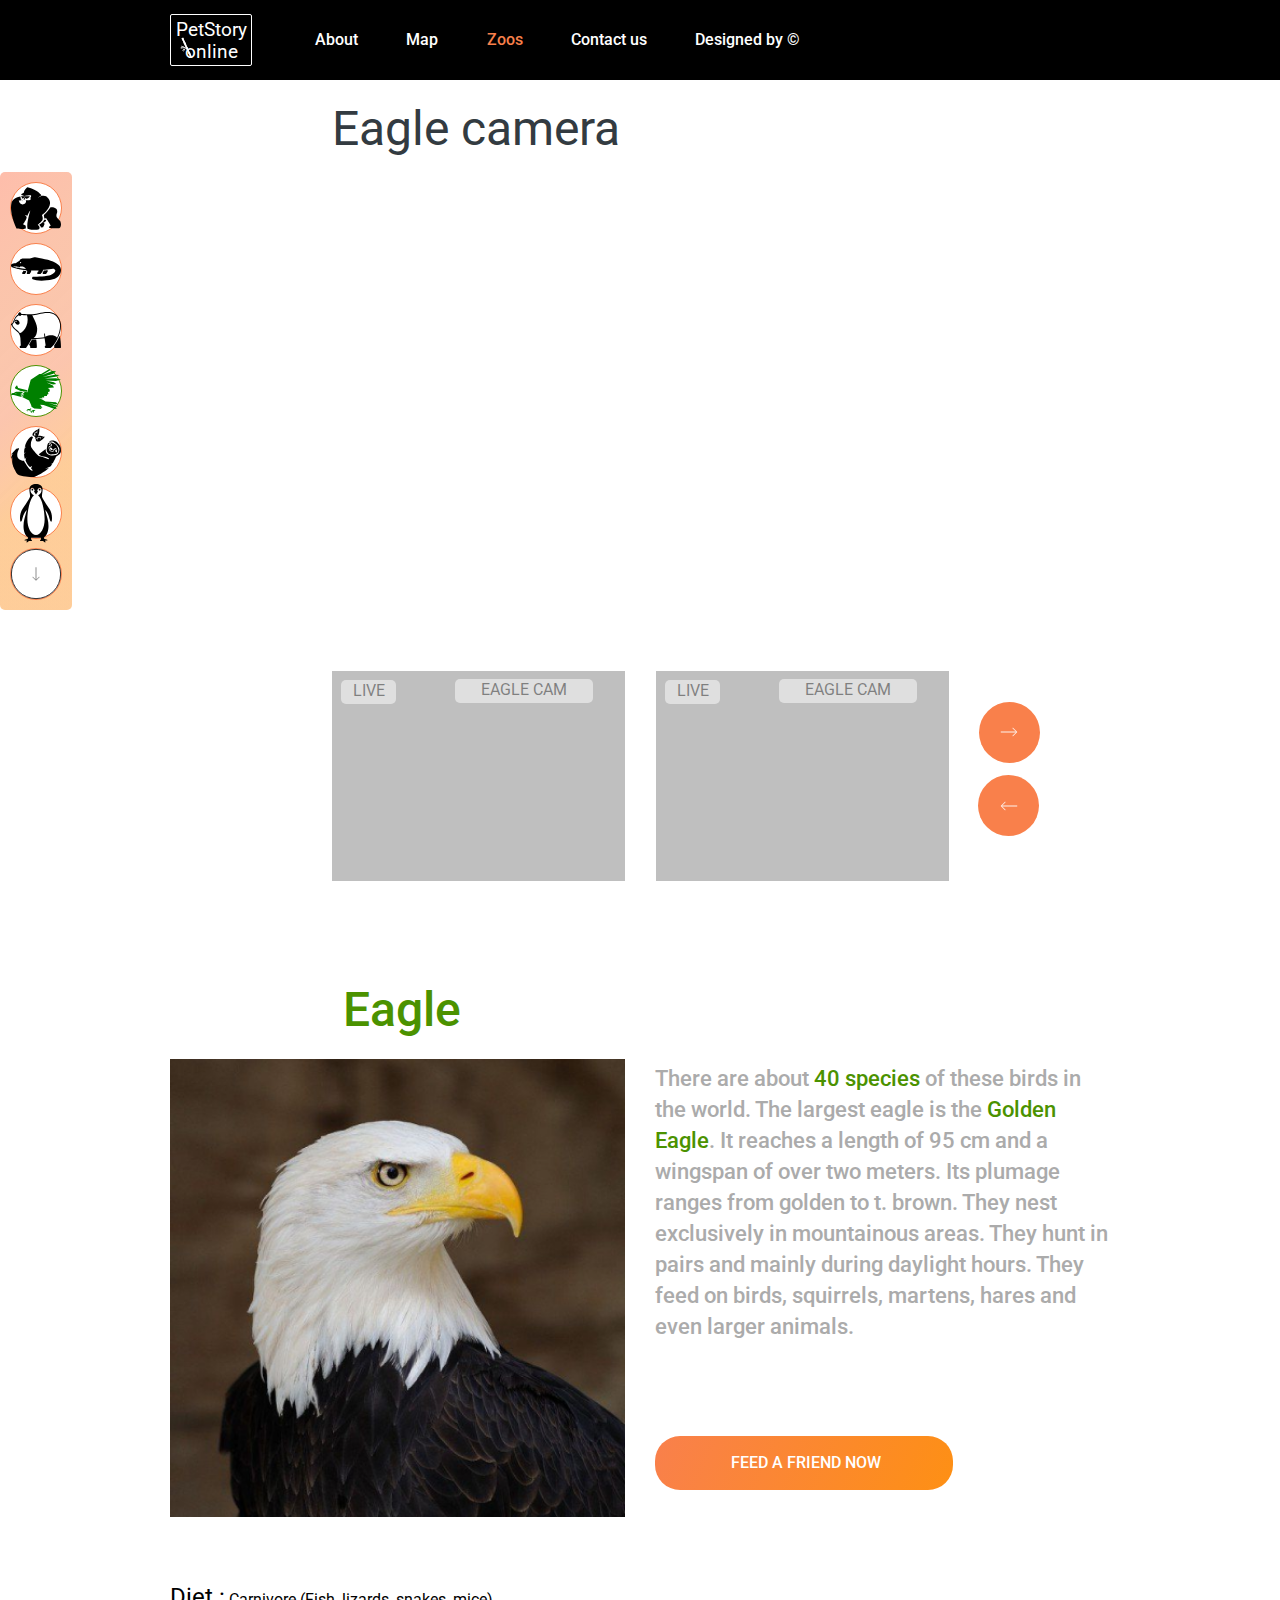
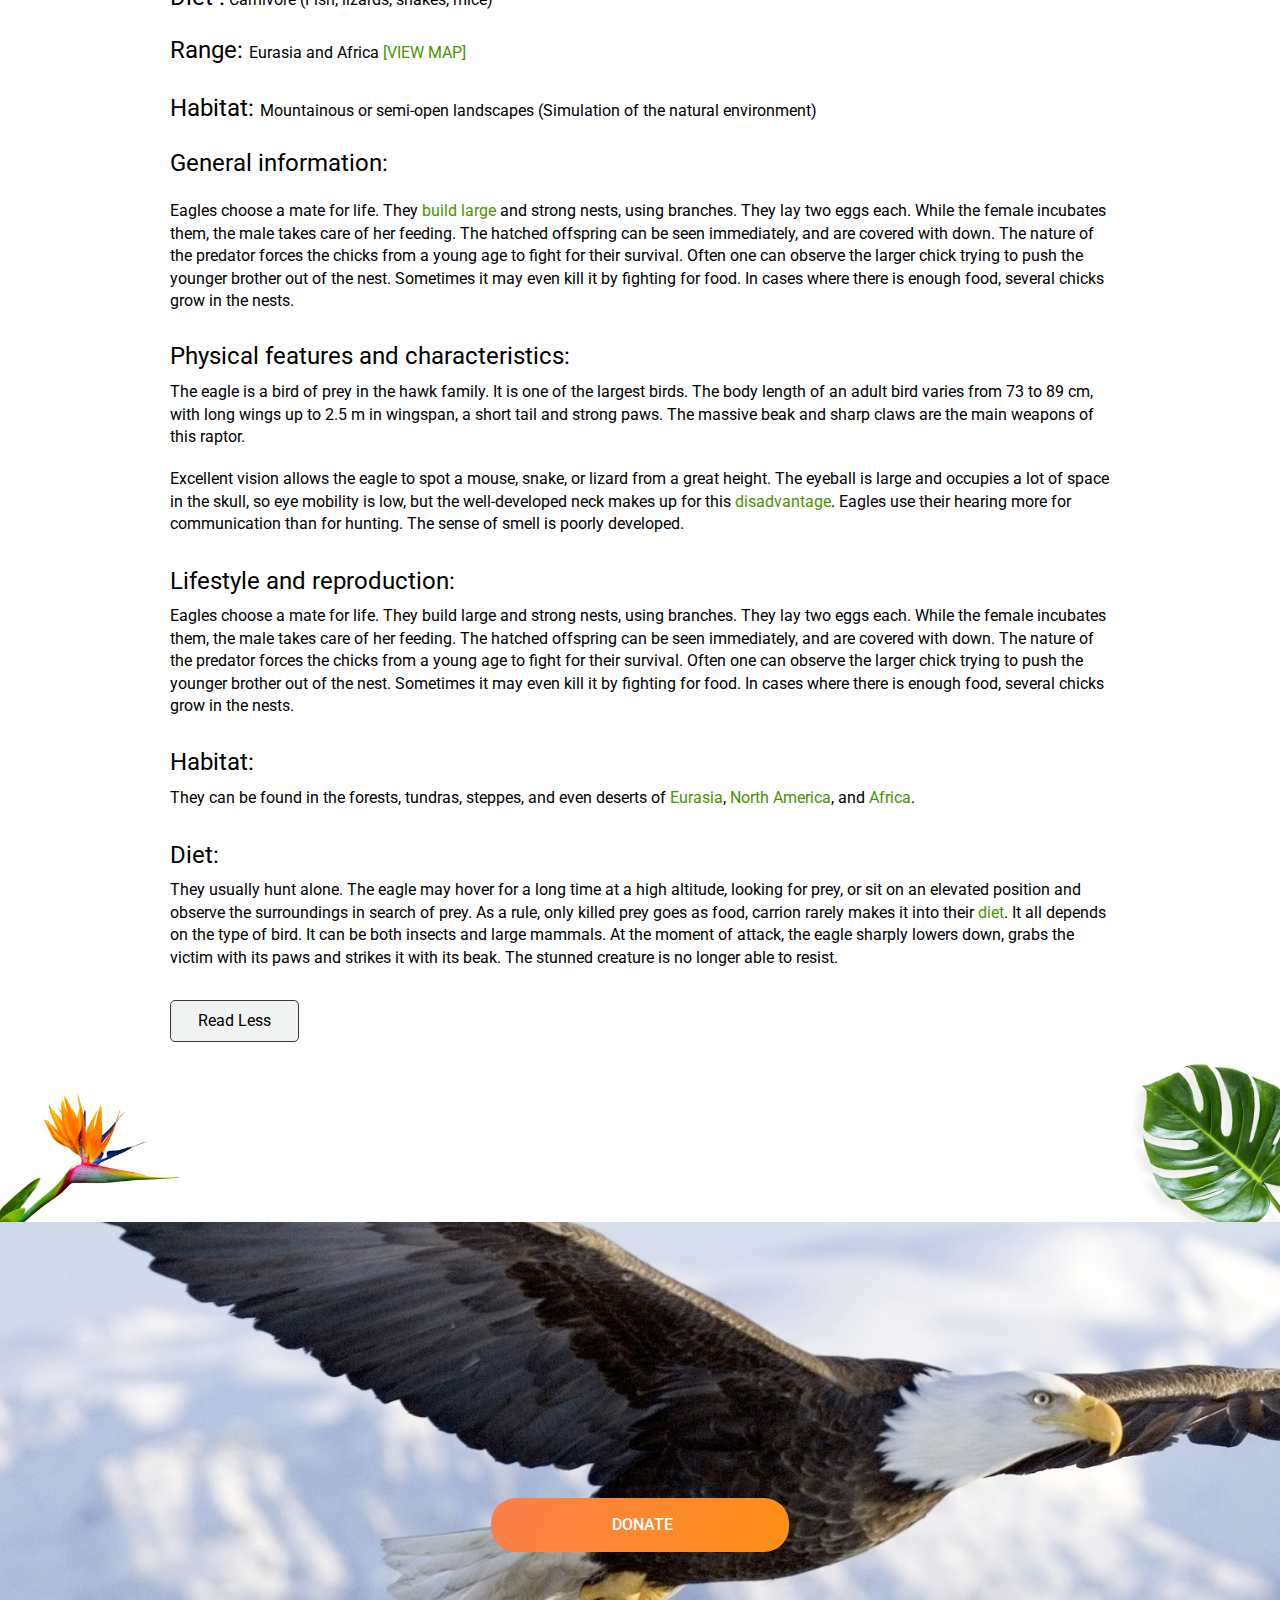
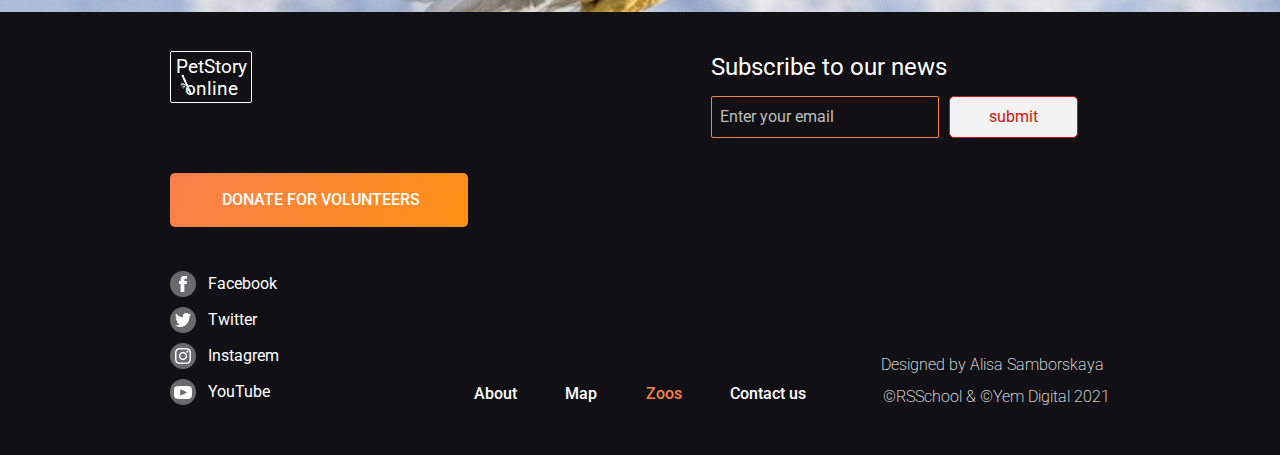
<file: online-zoo/pages/zoos/eagle.html>
<!DOCTYPE html>
<html lang="en">
<head>
  <meta charset="UTF-8">
  <meta http-equiv="X-UA-Compatible" content="IE=edge">
  <meta name="viewport" content="width=device-width, initial-scale=1.0">
  <link rel="stylesheet" href="cam_pages-eagle.css">
  <title>online-zoo</title>
</head>

<body>

  <header class="header">
    <h1>PetStory Online</h1>
    <div class="header__wrapper">
      <a href="../landing/landing.html" class="logo"> PetStory online </a>
      <nav class="nav">
        <ul class="nav__list_default">
          <li>
            <a
              class="nav__list-item_default"
              href="../landing/landing.html"
              >About</a
            >
          </li>
          <li>
            <a class="nav__list-item_default" href="../map/map.html"
              >Map</a
            >
          </li>
          <li>
            <a
              class="nav__list-item_selected"
              href="../zoos/panda.html"
              >Zoos</a
            >
          </li>
          <li><a class="nav__list-item_default" href="../404/404.html">Contact us</a></li>
          <li>
            <a
              class="nav__list-item_default"
              href="https://www.figma.com/file/jfEFwkXVj1WRq7sUHDr8os/PetStory-online"
              target="_blank"
              >Designed by ©</a
            >
          </li>
        </ul>
      </nav>
    </div>
  </header>

  <main class="page-content-wrapper">

    <aside class="sidebar">
      <a href="./gorilla.html">
      <div class="sidebar__content">
        <div class="sidebar__content-icon-wrapper" title="Gorilla">
          <svg class="sidebar__content-icon" width="55" height="47" viewBox="0 0 55 47" fill="none" xmlns="http://www.w3.org/2000/svg">
            <path d="M29.2709 12.0862C29.2709 12.0862 31.6454 9.79615 33.7743 9.03281C33.7743 9.03281 28.7796 2.2264 18.2169 0C18.2169 0 14.6141 2.16279 13.959 6.42475C13.959 6.42475 11.1751 6.99725 11.1751 8.46031L14.5322 9.73254C14.5322 9.73254 20.919 8.77837 21.7378 8.9692C22.5566 9.16004 21.9834 11.45 21.2465 11.8317C21.2465 11.8317 21.4921 12.595 21.9834 12.9131C21.9834 12.9131 20.3458 15.5212 16.088 14.1217C16.088 14.1217 18.4625 18.0656 12.4852 19.0834C12.4852 19.0834 9.04615 18.3201 8.55487 14.7578C8.55487 14.7578 12.5671 15.0123 12.9765 15.4576C12.9765 15.4576 13.8772 14.9487 10.6019 14.5034C10.6019 14.5034 10.1106 14.1217 11.912 12.9131L10.6838 12.8495L10.3563 10.1778C10.3563 10.1778 2.82317 11.5137 0.939896 16.0301C0.939896 16.0301 -3.23606 25.3809 6.01654 45.6094C6.01654 45.6094 12.1576 46.5635 16.2517 45.4185C16.2517 45.4185 16.4974 42.4924 15.9242 42.1107L13.2221 40.9021C13.2221 40.9021 18.5444 33.6504 16.9068 32.3146C16.9068 32.3146 15.351 31.1696 14.9416 30.4698C14.9416 30.4698 17.2343 31.3604 18.135 31.3604C18.135 31.3604 19.1995 28.0526 21.2465 25.699C21.2465 25.699 16.3336 41.6018 18.3806 45.991C18.3806 45.991 32.1367 49.0444 31.3998 44.528C31.3998 44.528 31.4817 42.8741 29.3528 41.4746C29.3528 41.4746 33.1193 38.1668 33.2831 37.7215C33.2831 37.7215 36.3946 36.3857 34.1019 30.9151C31.8092 25.4445 34.02 30.7879 34.02 30.7879C34.02 30.7879 49.6593 19.6559 39.5879 10.8775C39.5879 10.8775 35.5757 7.18808 29.2709 12.0862Z" />
            <path d="M20.625 10.0511H18.4499H12.6777L11.1719 9.40002C11.1719 9.40002 11.8411 11.6788 12.1757 11.8416C12.1757 11.8416 14.0162 11.923 15.02 11.2719C15.02 11.2719 16.9441 12.7368 17.5297 12.8182C17.5297 12.8182 20.374 11.5974 20.625 10.0511Z" />
            <path d="M14.5602 11.9636L13.8788 13.0512C13.8788 13.0512 13.3109 13.6727 14.5602 13.6727H15.4688V12.2744C15.4688 12.2744 15.0145 11.9636 14.7873 11.9636" />
            <path d="M13.75 11.9636L13.0134 12.8182L12.0312 12.7114C12.0312 12.7114 12.7679 12.017 13.75 11.9636Z" />
            <path d="M43.4148 22.248C43.4148 22.248 39.7543 28.1715 36.0938 30.6825L36.6632 34.4169C36.6632 34.4169 38.5341 34.0306 38.6968 34.1593C38.8595 34.2881 43.9029 42.1431 43.8215 42.5938C43.8215 42.5938 42.1133 43.1733 42.1133 43.624L41.9506 44.9761C41.9506 44.9761 50.9799 45.6843 53.583 44.9761C53.583 44.9761 56.3487 42.5294 54.1524 37.2498C54.1524 37.2498 50.2478 33.773 50.1665 32.6141C50.1665 32.6141 49.4344 30.6181 50.6545 28.1715C50.7359 28.0427 52.6068 21.733 43.4148 22.248Z" />
            <path d="M36.2801 36.026C36.2801 36.026 36.3677 38.0685 30.9375 41.3726C30.9375 41.3726 33.3898 43.7154 32.8643 44.4363L35.3167 44.196C35.3167 44.196 36.9808 40.5916 36.9808 40.2312C36.9808 40.2312 35.7546 39.4502 35.5794 39.0297C35.5794 39.0297 39.9586 37.2275 38.2945 36.026C37.8566 35.8458 36.2801 35.8458 36.2801 36.026Z" />
          </svg>
        </div>
      </a>

      <a href="./alligator.html">
        <div class="sidebar__content-icon-wrapper" title="Alligator">
          <svg class="sidebar__content-icon" width="64" height="30" viewBox="0 0 64 30" fill="none" xmlns="http://www.w3.org/2000/svg">
            <path d="M19.6001 18.4318C19.434 18.1912 19.2528 17.9248 19.1235 17.7299C19.1131 17.7144 19.1002 17.7016 19.0856 17.6921C19.071 17.6827 19.055 17.6769 19.0385 17.6751C18.3946 17.599 16.8228 17.4087 15.7251 17.2762C15.7079 17.2743 15.6906 17.2767 15.6742 17.2831C15.6578 17.2895 15.6427 17.2999 15.6298 17.3136C15.6169 17.3272 15.6064 17.3439 15.599 17.3627C15.5916 17.3814 15.5875 17.4017 15.5869 17.4224C15.5768 17.7451 15.5844 18.0862 15.5958 18.2872C15.177 18.6739 14.8039 19.1272 14.4866 19.6346C14.3759 19.8029 14.3069 20.0052 14.2875 20.2183C14.2681 20.4315 14.299 20.647 14.3768 20.84C14.4546 21.033 14.576 21.1959 14.7273 21.3098C14.8785 21.4238 15.0534 21.4843 15.232 21.4845H17.2208C17.3805 21.4846 17.5381 21.442 17.6824 21.3598C17.8267 21.2777 17.9539 21.158 18.0549 21.0094L19.6026 18.6236C19.6204 18.5961 19.6298 18.562 19.6294 18.5272C19.6289 18.4923 19.6186 18.4587 19.6001 18.4318ZM61.589 10.6608C59.8892 8.76219 57.3109 7.06608 53.7046 5.47199C46.8672 2.45129 30.6497 0.10354 29.9626 0.00457493C29.894 -0.00484589 29.8245 0.000308609 29.7573 0.0198012L24.1305 1.70981H15.8898C14.2889 1.70981 11.594 2.43758 10.8575 4.3712C8.80528 5.68819 6.37024 7.27924 5.7301 7.69793C5.06969 7.61572 2.90464 7.46194 1.00199 8.63582C0.684101 8.83186 0.420471 9.1346 0.24314 9.50723C0.0658092 9.87987 -0.0175858 10.3063 0.00309104 10.7348C0.0237679 11.1633 0.147626 11.5754 0.359612 11.9209C0.571597 12.2664 0.862581 12.5306 1.1972 12.6812C1.21044 12.6877 1.22399 12.6933 1.23776 12.6979C1.46212 12.7756 6.74671 14.6163 8.63542 14.9178C9.18809 15.0061 9.78639 15.1081 10.4354 15.2177C11.5864 15.4126 12.8679 15.6288 14.3028 15.8435C14.3025 15.8435 14.3022 15.8433 14.3019 15.843C14.3017 15.8428 14.3016 15.8424 14.3016 15.842L19.6495 16.5027C19.6495 16.5027 20.7904 18.2597 20.9653 18.4912C20.6666 18.9107 20.4292 19.3879 20.263 19.9026C20.2027 20.0761 20.179 20.2648 20.194 20.452C20.209 20.6392 20.2623 20.819 20.3491 20.9756C20.4358 21.1321 20.5535 21.2604 20.6915 21.3492C20.8295 21.438 20.9836 21.4845 21.1402 21.4845H23.2038C23.3655 21.485 23.5252 21.4415 23.671 21.3574C23.8167 21.2733 23.9448 21.1507 24.0455 20.9988L25.573 18.7089C25.7179 18.4918 25.8006 18.2242 25.8087 17.9461C25.8143 17.7424 25.815 17.4466 25.7961 17.074C25.7951 17.0531 25.7977 17.0322 25.8038 17.0125C25.8098 16.9929 25.8192 16.975 25.8313 16.9599C25.8434 16.9448 25.8579 16.9329 25.874 16.9248C25.8901 16.9168 25.9074 16.9129 25.9249 16.9132C27.3984 16.9495 33.1107 16.9239 35.0524 16.8371C35.082 16.8356 35.1112 16.8467 35.1347 16.8683C35.1583 16.89 35.1748 16.9209 35.1813 16.9557C35.2499 17.2859 35.2681 17.6283 35.2351 17.9664C34.6149 18.3918 34.0878 18.9883 33.6975 19.7066C33.6014 19.8785 33.5461 20.0785 33.5373 20.2853C33.5286 20.4921 33.5669 20.6978 33.648 20.8804C33.7291 21.0631 33.85 21.2158 33.9979 21.3223C34.1457 21.4288 34.3148 21.485 34.4872 21.4849H37.3273C37.5215 21.4851 37.7121 21.422 37.8787 21.3022C38.3731 20.7998 39.6354 19.5297 39.8763 19.2872C39.9029 19.2602 39.9245 19.2269 39.9397 19.1894L41.2265 16.0627L41.4483 16.0384C41.821 15.9973 42.5122 15.9275 43.3902 15.8953C46.2385 15.7907 51.6144 14.9589 53.5956 14.5874C54.4031 14.4351 55.6618 15.0868 56.345 16.0094C56.5542 16.2926 56.8875 16.8499 56.7621 17.3949C56.3006 19.3864 54.1876 21.2393 50.812 22.6142C46.6441 24.3118 33.6196 24.8934 28.2134 25.0639C27.9056 25.0739 27.6102 25.2113 27.3771 25.4529C27.144 25.6944 26.9876 26.0254 26.9344 26.3896C26.8811 26.7538 26.9343 27.1289 27.0849 27.4514C27.2355 27.7739 27.4743 28.024 27.7608 28.1593C30.0729 29.2494 34.062 30 39.1096 30C43.3497 30 48.3376 29.4702 53.7034 28.1669C60.7778 26.4495 64 20.9805 64 16.6261C64 14.4549 63.1887 12.4482 61.589 10.6608ZM12.2595 5.98357C12.3989 5.98357 12.5351 6.03321 12.651 6.12623C12.7669 6.21925 12.8573 6.35146 12.9106 6.50614C12.9639 6.66082 12.9779 6.83103 12.9507 6.99524C12.9235 7.15945 12.8564 7.31029 12.7578 7.42868C12.6593 7.54706 12.5337 7.62769 12.397 7.66035C12.2602 7.69302 12.1185 7.67625 11.9898 7.61218C11.861 7.54811 11.7509 7.43961 11.6735 7.3004C11.596 7.16119 11.5547 6.99752 11.5547 6.83009C11.5547 6.60559 11.629 6.3903 11.7611 6.23155C11.8933 6.0728 12.0726 5.98361 12.2595 5.98357ZM10.5939 13.8611C9.94358 13.75 9.34147 13.648 8.78626 13.5597C7.45783 13.3481 4.20265 12.2792 2.55098 11.722C3.10239 11.7981 3.53083 11.8149 3.54224 11.8149C3.87435 11.8149 4.68814 11.8407 5.62996 11.8712C6.43869 11.8956 7.3336 11.9245 8.17275 11.9458L8.88133 12.9781C8.89822 13.0026 8.91985 13.0218 8.94433 13.034C8.96881 13.0461 8.9954 13.0509 9.02178 13.0479C9.04816 13.0449 9.07352 13.0342 9.09566 13.0167C9.1178 12.9993 9.13604 12.9755 9.1488 12.9476L9.58992 11.9732C9.83329 11.9747 10.0602 11.9763 10.2668 11.9763L10.8448 12.9568C10.8601 12.9828 10.8805 13.004 10.9041 13.0184C10.9278 13.0328 10.954 13.04 10.9805 13.0394C11.0071 13.0388 11.0331 13.0304 11.0562 13.0149C11.0794 12.9995 11.0991 12.9774 11.1136 12.9507L11.6713 11.9093C13.8135 11.7326 17.2474 11.4647 19.1526 15.0792C15.6655 14.7199 12.8742 14.2479 10.5939 13.8611ZM40.5483 20.0594C40.507 20.2538 40.509 20.458 40.5543 20.6512C40.5996 20.8444 40.6864 21.0198 40.8061 21.1599C40.9935 21.3732 41.2431 21.4897 41.5013 21.4845H44.2205C44.3822 21.4851 44.542 21.4418 44.6877 21.3576C44.8335 21.2735 44.9615 21.1508 45.0622 20.9988L46.7658 18.4409C46.8678 18.2884 46.9396 18.1101 46.9759 17.9194C47.0121 17.7288 47.0118 17.5307 46.975 17.3401L46.925 16.8479C46.9213 16.8092 46.9053 16.7737 46.8803 16.7489C46.8553 16.724 46.8233 16.7117 46.7909 16.7145C45.6398 16.8155 42.5988 17.0142 41.8955 17.0664C41.8644 17.0686 41.8351 17.0845 41.8133 17.111C41.7914 17.1376 41.7785 17.1729 41.777 17.2103C41.76 17.4759 41.7591 17.7427 41.7741 18.0085C41.4675 18.2367 41.2014 18.5353 40.991 18.8873C40.7807 19.2392 40.6302 19.6375 40.5483 20.0594Z" />
          </svg>
        </div>
      </a>

      <a href="./panda.html">
        <div class="sidebar__content-icon-wrapper" title="Panda">
          <svg class="sidebar__content-icon" width="58" height="42" viewBox="0 0 58 42" fill="none" xmlns="http://www.w3.org/2000/svg">
            <path d="M53.7501 31.5338C56.0937 27.0938 58 21.6492 58 15.8465C58 12.9318 57.0706 9.61843 55.5138 6.98355C54.1526 4.67954 51.6283 1.70282 47.3301 0.605337C41.8905 -0.783412 36.3792 0.511685 31.9507 1.55244C30.3503 1.92853 28.8386 2.28374 27.5437 2.45941C24.64 2.85302 21.5721 2.79536 18.9349 2.69555H18.9331C18.5205 2.6799 18.1174 2.66331 17.7283 2.64725C16.0621 2.57835 12.2248 2.51226 12.2248 2.51226C12.0154 1.64021 11.538 0.925767 10.9421 0.595972C10.6896 0.458575 10.414 0.388928 10.1355 0.392146C9.85694 0.395365 9.58256 0.471365 9.33249 0.614568C8.51285 1.04792 8.11983 2.01081 8.30562 3.09786C6.99233 3.75825 5.70929 5.07275 4.93115 6.10642C4.26304 6.99385 3.69648 8.39504 3.14837 9.75007C2.5903 11.1301 2.01331 12.5571 1.43586 13.1334C1.29451 13.2733 1.1695 13.4342 1.06404 13.6121C1.06221 13.6121 1.06037 13.6109 1.05842 13.6105C0.937676 13.5821 0.813179 13.5835 0.692918 13.6146C0.572657 13.6456 0.459286 13.7057 0.360075 13.7909C0.260865 13.8761 0.178006 13.9846 0.116811 14.1094C0.0556166 14.2341 0.0174376 14.3725 0.00472252 14.5155C-0.00799251 14.6585 0.00503716 14.803 0.0429759 14.9398C0.0809147 15.0766 0.142925 15.2026 0.22503 15.3098C0.307136 15.4169 0.407523 15.5029 0.519755 15.5621C0.631987 15.6214 0.753586 15.6526 0.876754 15.6537C0.981015 16.0329 1.12183 16.397 1.29649 16.739C2.45849 19.0738 4.29662 20.5253 5.91835 21.8057C6.81238 22.5116 7.65666 23.1784 8.31078 23.9231C8.80153 24.5013 9.22839 25.1489 9.58144 25.8507C9.58534 25.8597 9.5905 25.8673 9.59474 25.876C10.2587 27.1729 10.7854 28.7551 10.8837 30.2662C11.0081 32.1754 11.3023 37.3304 11.3948 38.9588C11.0753 39.0774 10.7755 39.2591 10.5086 39.4959C10.31 39.6712 10.1643 39.9157 10.0925 40.194C10.0208 40.4723 10.0267 40.77 10.1094 41.0442C10.1879 41.3239 10.3406 41.5673 10.5454 41.7391C10.7503 41.911 10.9966 42.0023 11.2488 42H16.6801C16.8551 42.0002 17.028 41.9557 17.1866 41.8695C17.3453 41.7833 17.4858 41.6576 17.5983 41.5012C18.7995 39.834 21.7957 35.5371 23.6919 31.6385C31.0323 31.6301 36.0454 31.3192 38.9697 30.6886C39.4052 33.9029 39.9805 37.5655 40.1907 38.8864C40.0092 38.9855 39.8376 39.1075 39.6788 39.2502C39.4616 39.4457 39.3022 39.7157 39.223 40.0224C39.1438 40.329 39.1488 40.6568 39.2373 40.96C39.3257 41.2631 39.4932 41.5264 39.7163 41.7128C39.9394 41.8993 40.2068 41.9996 40.4812 41.9997H45.5721C45.8732 41.9993 46.1652 41.8786 46.3994 41.6576C48.0783 40.0679 51.1503 36.4367 53.712 31.6063C53.7262 31.5832 53.7389 31.559 53.7501 31.5338ZM17.8733 16.2565C16.2311 20.2734 13.3406 23.5228 10.2615 24.8481C9.90794 24.2025 9.49559 23.6034 9.03162 23.0613C8.31136 22.2413 7.42994 21.5455 6.49672 20.8086C4.89206 19.5413 3.23227 18.2309 2.18879 16.1342C1.55357 14.8579 1.79083 14.3637 2.10649 14.0488C2.8522 13.3046 3.44936 11.8278 4.08171 10.2641C4.5991 8.98439 5.13414 7.6612 5.70643 6.9014C6.39895 5.98132 7.63052 4.70897 8.82232 4.15106C8.9394 4.09606 9.04467 4.01165 9.13065 3.90382C9.78214 5.01535 11.3338 4.85146 11.7233 3.83933C11.7505 3.76662 11.7706 3.69061 11.7834 3.61269C13.4234 3.86167 16.0367 3.78193 17.6919 3.8507C17.9725 3.86234 18.2618 3.87412 18.5548 3.88562C19.7618 7.84222 19.5238 12.2191 17.8733 16.2565ZM49.524 27.2852C48.5624 27.0767 43.7899 26.2342 39.7872 28.9726C39.5968 27.4624 39.4669 26.2065 39.4669 25.5927C39.4669 25.433 39.4126 25.2798 39.3158 25.1669C39.2191 25.054 39.0879 24.9906 38.9511 24.9906C38.8143 24.9906 38.6831 25.054 38.5864 25.1669C38.4897 25.2798 38.4353 25.433 38.4353 25.5927C38.4353 26.3055 38.5912 27.7746 38.8121 29.4983C36.3147 30.0429 32.1963 30.346 26.293 30.418C27.4682 29.585 28.4053 28.3893 29.0897 26.8341C30.0428 24.6698 30.464 21.8499 30.3079 18.6791C30.132 15.1069 27.7803 10.2953 25.8906 6.42952C25.4529 5.53433 25.0338 4.67686 24.6848 3.918C25.6787 3.8705 26.678 3.78889 27.6624 3.65537C28.9997 3.47421 30.5318 3.11405 32.1538 2.73221C36.4876 1.71366 41.8811 0.445993 47.1091 1.78109C54.2918 3.61563 56.9684 11.3821 56.9684 15.8465C56.9684 20.9849 55.4042 25.8407 53.3859 29.9204C52.7933 28.886 51.5584 27.727 49.524 27.2852Z" />
            <path d="M6.89343 9.19394C4.50433 8.27011 3.11475 10.8646 4.6352 12.3883C5.46664 13.221 6.25702 15.1507 8.06361 14.9906C10.9339 14.7369 10.6696 10.6525 6.89343 9.19394ZM5.81115 11.7043C5.66947 11.7043 5.53097 11.6617 5.41317 11.5818C5.29537 11.502 5.20355 11.3886 5.14933 11.2558C5.09512 11.1231 5.08093 10.977 5.10857 10.8361C5.13621 10.6952 5.20444 10.5658 5.30462 10.4642C5.4048 10.3626 5.53244 10.2934 5.6714 10.2653C5.81036 10.2373 5.95439 10.2517 6.08529 10.3067C6.21618 10.3617 6.32806 10.4548 6.40677 10.5742C6.48549 10.6937 6.5275 10.8342 6.5275 10.9778C6.52746 11.1705 6.45198 11.3552 6.31765 11.4915C6.18331 11.6277 6.00113 11.7042 5.81115 11.7043Z" />
            <path d="M29.2534 32.1105C29.2471 32.0787 29.2322 32.0504 29.2113 32.0304C29.1903 32.0104 29.1645 31.9996 29.138 32C28.5727 32.0074 25.5797 32.0461 24.3108 32.0523C24.2913 32.0522 24.272 32.0584 24.255 32.0701C24.2379 32.0818 24.2236 32.0988 24.2134 32.1193C23.3977 33.7222 21.9669 36.2164 21.0219 37.8401C21.0064 37.8669 20.9987 37.8994 21.0002 37.9323C21.0017 37.9652 21.0122 37.9964 21.03 38.0209L22.3505 39.8507L22.3364 39.8768C22.3317 39.887 22.3258 39.8972 22.3211 39.9073C22.2181 40.116 22.1619 40.3549 22.1583 40.5993C22.1547 40.8437 22.2039 41.0849 22.3007 41.2981C22.3975 41.5112 22.5386 41.6886 22.7092 41.812C22.8799 41.9354 23.0741 42.0003 23.2718 42H28.8868C29.0353 41.9999 29.1823 41.9631 29.3191 41.8917C29.456 41.8203 29.5799 41.7158 29.6836 41.5843C29.7873 41.4528 29.8686 41.297 29.9229 41.1261C29.9772 40.9552 30.0033 40.7725 29.9997 40.5889C29.9809 39.6429 29.9315 38.1577 29.8093 36.546C29.7081 35.0532 29.5223 33.5711 29.2534 32.1105Z" />
            <path d="M56.468 28.0889C56.4604 28.0636 56.4464 28.0415 56.4278 28.0256C56.4092 28.0097 56.387 28.0008 56.3639 28.0001C56.3409 27.9993 56.3182 28.0067 56.2989 28.0213C56.2795 28.0359 56.2644 28.0569 56.2556 28.0818C56.1031 28.5141 55.9319 28.9372 55.7429 29.3495C54.1619 32.8023 52.2445 36.0311 50.0286 38.9719C50.0097 38.9966 49.9995 39.0286 50 39.0617C50.0005 39.0947 50.0117 39.1264 50.0313 39.1502L50.4144 39.6212C50.3018 39.7766 50.2074 39.9486 50.1335 40.1328C50.0542 40.3363 50.0204 40.5599 50.0351 40.7828C50.0498 41.0057 50.1126 41.2206 50.2177 41.4076C50.3112 41.5855 50.4418 41.733 50.5972 41.8366C50.7526 41.9401 50.9279 41.9963 51.1069 42H56.9229C57.0665 41.9999 57.2086 41.9664 57.341 41.9014C57.4733 41.8364 57.5931 41.7412 57.6935 41.6214C57.7938 41.5017 57.8725 41.3598 57.9251 41.204C57.9777 41.0483 58.0031 40.8819 57.9997 40.7145C57.9422 38.0216 57.6751 32.0536 56.468 28.0889Z" />
          </svg>
        </div>
      </a>

      <!-- <a href="./eagle.html"> -->
        <div class="sidebar__content-icon-wrapper-active" title="Eagle">
          <svg class="sidebar__content-icon" width="54" height="48" viewBox="0 0 54 48" fill="none" xmlns="http://www.w3.org/2000/svg">
            <path d="M17.6416 25.2826L21.2912 11.837L30.6367 5.74636H32.5354L42.0267 0V1.83862L33.1832 7.0102L44.5086 2.52817L48.5969 2.64342L45.8228 5.28634L34.287 8.96359L47.575 6.55067L52.5394 6.66543L48.1589 8.50405L36.3314 10.5727L48.5969 10.3432L54 11.607L48.5969 13.3309L37.4998 12.6413L46.4067 14.4804L48.8892 16.5491L45.3847 16.8938L38.3759 14.8247L45.2383 18.1577L46.4067 20.3416L39.69 20.6863L41.4423 21.9394L42.0267 24.2488L39.8359 25.2826L40.5662 27.2365L38.8139 28.0413L38.9598 29.4204H35.8202V30.9147H33.1832L34.1412 32.0638L30.1993 31.6043L34.1412 33.5572L37.2082 35.2815L48.5969 36.0858L50.2033 37.6944L48.5969 38.6145L40.5662 36.6611L49.473 39.534L50.7872 40.7979H47.1363L40.5662 38.6145L48.4511 41.6022L49.473 42.9822L47.1363 43.5556L35.1637 39.0745L31.5128 38.8445L33.9954 42.2917L31.6593 41.7174L33.1832 43.5556L25.0885 42.9822L22.1679 41.1426L21.7299 39.0745L19.539 34.3615L11.5082 30.109L13.5601 30.1417L11.5082 28.6092L14.34 28.4564L12.393 27.6135L14.2426 27.3835L12.5878 26.4639L14.8265 25.9277L12.9769 24.6248L17.6416 25.2826Z" />
            <path d="M17.7051 23.228L7.76266 20.6848L6.46917 17.7778L4.42639 19.8546V21.4113L10.4187 23.9029L17.2956 24.8889L17.7051 23.228Z" />
            <path d="M26.5576 44.6635L24.6831 45.7587V46.7558L24.9945 47.5024L23.4329 46.9543V45.6601L22.4172 46.9048L22.9639 48L21.2461 46.6058L23.1207 44.6635L24.4478 44.4445L26.5576 44.6635Z" />
            <path d="M22.1313 44.4445L20.7845 45.0047L20.3609 46.1723L21.2781 47.1111L20.7845 46.179L22.1313 44.4445Z" />
            <path d="M22.1313 43.555L20.1672 44.7858L19.78 45.5089L19.1167 45.7031L19.9329 44.2936L18.5486 44.7957L18.1894 46.2222L17.7191 45.4987L18.5216 44.0204L17.47 44.7336L17.36 45.8501L16.8199 44.8886L18.1063 43.3898H20.4857L21.2194 42.6666L22.1313 43.555Z" />
            <path d="M0.514134 27.0751L1.67467 26.1379H3.54336L3.6087 25.6171L5.54272 24.8889H11.3041L13.2788 26.1902L10.1843 26.503L12.9565 27.5556L9.92663 28.0112L12.7636 28.7917H10.1843L11.9901 30.2222H10.1534L2.9973 28.4276H1.16004L0.000120163 28.9737L0.514134 27.0751ZM5.2851 26.8099C5.55012 26.8099 5.7646 26.6364 5.7646 26.423C5.7646 26.2086 5.5495 26.0355 5.2851 26.0355C5.01946 26.0355 4.80436 26.2091 4.80436 26.423C4.80436 26.6364 5.02008 26.8099 5.2851 26.8099Z" />
          </svg>
        </div>
      <!-- </a> -->


        <div class="sidebar__content-icon-wrapper" title="Sloth">
          <svg class="sidebar__content-icon" width="50" height="49" viewBox="0 0 50 49" fill="none" xmlns="http://www.w3.org/2000/svg">
            <path d="M31.935 8.61115C31.1581 8.29831 25.9519 6.81151 24.3206 9.15879C24.3206 9.15879 23.6988 9.70643 24.7094 11.0371C24.7094 11.0371 25.4863 9.55032 26.5744 9.39358C26.7725 9.36526 27.0469 9.35267 27.3669 9.34889L27.5069 8.21963L27.7869 9.34889C29.2306 9.36211 31.2631 9.48926 32.0131 9.31553C32.0131 9.31553 31.4694 9.70643 29.4487 9.78511L29.5262 11.8196L28.8594 9.804C28.0131 9.82917 27.3531 9.8575 26.6731 10.1225L26.8069 12.68L26.1519 10.3711C25.6756 10.6412 25.1644 11.0472 24.5538 11.6628C24.5538 11.6628 25.2531 13.6973 27.1956 13.6192C29.1381 13.5411 33.2562 10.2541 33.8781 8.37636C33.8775 8.37636 32.7119 8.92463 31.935 8.61115Z" />
            <path d="M26.8105 1.47044C26.0224 1.75433 21.1449 4.11483 21.4674 6.96192C21.4674 6.96192 21.3624 7.78715 22.9937 8.10944C22.9937 8.10944 22.5974 6.47723 23.3093 5.63437C23.4387 5.48078 23.6362 5.28816 23.8731 5.07225L23.2356 4.13309L24.1881 4.79214C25.2781 3.8385 26.8843 2.57767 27.3318 1.94694C27.3318 1.94694 27.1818 2.60285 25.7199 4.00971L27.1168 5.48204L25.2912 4.41761C24.6743 5.00112 24.1981 5.46252 23.8631 6.11528L25.6456 7.942L23.6362 6.6497C23.4574 7.17027 23.3412 7.81485 23.2887 8.68351C23.2887 8.68351 25.1512 9.74102 26.5543 8.38577C27.958 7.03116 28.8805 1.82105 28.1105 9.99995e-07C28.1112 -0.00125794 27.5987 1.18655 26.8105 1.47044Z" />
            <path d="M49.8061 20.0366C49.7286 17.8454 47.2417 15.4975 46.1542 14.2455C45.0667 12.9935 42.8911 12.4459 40.9486 12.4459C39.0061 12.4459 37.9961 14.0894 37.9961 14.0894C37.9961 14.0894 40.7936 13.385 41.5705 13.6198C42.3474 13.8546 46.2324 16.5154 47.7867 19.4109C49.3405 22.3065 47.6311 24.3409 46.8542 25.8277C46.0774 27.3145 42.8136 27.706 40.0942 27.4713C37.3749 27.2365 35.8986 25.8277 35.2768 24.5757C34.6549 23.3237 34.733 21.0545 34.733 21.0545L27.7399 26.2973C28.3618 27.3926 30.848 28.3317 32.7124 28.4885C34.5774 28.6452 37.0636 29.7405 37.763 30.2101C38.4624 30.6797 37.2968 31.3053 37.2968 31.3053C34.888 29.8966 29.4493 28.2537 28.3612 28.2537C27.2737 28.2537 22.1449 21.993 20.7468 19.9586C19.3481 17.9241 19.9699 16.2806 19.9699 14.8718C19.9699 13.4631 21.9124 9.3942 21.9124 9.3942C21.9124 9.3942 21.5237 7.43781 18.8824 9.55093C16.7412 11.2637 14.6006 14.982 13.6175 19.8295C14.6012 18.9036 15.4637 18.0809 15.4637 18.0809L13.44 20.8127C13.3025 21.648 13.1962 22.511 13.1325 23.4017C13.0843 24.0797 13.0631 24.7129 13.0625 25.3103L14.7637 23.9494L13.0693 25.8995C13.125 28.1819 13.5118 29.879 14.0037 31.2556L15.3074 29.1922L14.5125 32.5171C14.9237 33.4348 15.3525 34.2173 15.6956 34.9827C16.3049 36.3411 17.7424 38.0186 19.0262 39.3688L21.0568 37.6428L20.0618 40.427C20.6193 40.9828 21.0724 41.4146 21.2899 41.6343C22.0668 42.4167 20.9793 42.8082 20.9793 42.8082C17.4049 41.4001 12.9762 32.7141 12.9762 32.7141C12.9762 32.7141 9.01372 33.0269 7.14873 30.2101C5.28373 27.3932 6.60498 23.8713 7.61498 21.8369C8.62497 19.8024 7.61498 20.3501 7.61498 20.3501C7.61498 20.3501 5.74998 20.6629 5.20623 20.8977C4.66248 21.1325 1.39875 25.0453 0.932497 25.5149C0.466248 25.9845 0.388749 26.7669 0.388749 26.7669L1.70937 25.5929C1.70937 25.5929 1.32062 26.7669 0.776872 27.7841C0.233124 28.8013 0 30.8358 0 30.8358L1.16562 29.1922V34.2003C0.776872 36.5482 1.16562 37.3306 1.16562 37.3306L1.94249 33.8874C1.94249 33.8874 1.94249 36.5482 1.94249 37.4087C1.94249 38.2691 3.96249 42.2606 5.90498 45.5471C7.84747 48.8335 20.5124 49.225 23.1543 48.9122C25.7649 48.6031 33.7605 43.862 37.848 40.1248L34.1105 40.6951L39.3955 38.5002C40.1086 37.6485 40.7792 36.7081 41.393 35.7544L38.3836 37.0171C38.4936 36.9435 40.1692 35.9508 41.913 34.921C43.8774 31.6862 45.143 28.5659 45.143 28.5659C45.143 28.5659 48.0955 26.9224 49.2611 25.2008C50.4273 23.4798 49.8836 22.2278 49.8061 20.0366Z" />
            <path d="M39.3942 17.0629C39.7805 17.0629 40.0936 16.7476 40.0936 16.3585C40.0936 15.9695 39.7805 15.6542 39.3942 15.6542C39.0079 15.6542 38.6948 15.9695 38.6948 16.3585C38.6948 16.7476 39.0079 17.0629 39.3942 17.0629Z" />
            <path d="M44.834 22.5407C45.2631 22.5407 45.6109 22.1904 45.6109 21.7583C45.6109 21.3261 45.2631 20.9758 44.834 20.9758C44.4049 20.9758 44.0571 21.3261 44.0571 21.7583C44.0571 22.1904 44.4049 22.5407 44.834 22.5407Z" />
            <path d="M39.3947 26.4534C40.4047 26.5314 44.2122 26.3753 45.2997 25.827C46.3872 25.2794 47.7859 23.6359 47.4753 22.1491C47.1647 20.6623 46.3097 17.5319 44.3672 16.2799C42.4247 15.0279 40.9485 14.4016 40.1716 14.4016C39.3947 14.4016 38.0735 14.3235 37.4522 15.1059C37.4522 15.1059 36.5972 15.6536 36.2091 18.0015C35.8204 20.3494 35.3541 22.1491 36.0535 23.6359C36.7528 25.1233 38.3847 26.3753 39.3947 26.4534ZM39.9385 15.4194C41.1041 16.4366 41.026 17.2191 40.6378 17.8454C40.2491 18.4717 39.7828 19.0193 39.7828 19.0193L39.2391 19.1761L38.5397 18.7065L38.2291 19.1761L38.3847 20.9757C38.3847 20.9757 39.1616 22.7754 40.2497 22.9321C41.3372 23.0889 42.1147 23.0889 42.1147 22.7754C42.1147 22.4619 41.8816 21.8362 42.4253 21.3666C42.9691 20.8971 44.6784 20.0366 45.2228 20.5055C45.7666 20.9751 46.3884 23.4791 45.8447 24.0268C45.3009 24.5744 45.3784 24.4964 44.9122 24.0268C44.4459 23.5572 43.436 21.4441 43.436 21.4441C43.436 21.4441 42.581 21.4441 42.581 22.1484C42.581 22.8528 43.1247 23.2437 42.3478 23.5572C41.571 23.87 39.3178 23.4004 38.9291 23.0095C38.5403 22.618 37.9966 21.8356 37.9191 21.0532C37.8416 20.2707 37.5303 19.4883 37.7635 19.0187C37.9966 18.5491 38.3072 17.688 38.6185 18.0796C38.9291 18.4705 39.2403 19.0187 39.6285 18.6272C40.0172 18.2363 40.2503 17.61 40.2503 17.61C40.2503 17.61 38.6185 17.2971 37.531 16.358C37.5297 16.3586 38.7728 14.4022 39.9385 15.4194ZM41.8035 21.5234L41.1041 22.2277C41.1041 22.2277 39.861 21.993 39.1616 20.9757C38.4622 19.9585 39.861 19.4889 39.861 19.4889C40.9485 20.0366 41.8035 21.5234 41.8035 21.5234Z" />
            </svg>
        </div>

        <div class="sidebar__content-icon-wrapper" title="Penguin">
          <svg class="sidebar__content-icon" width="32" height="59" viewBox="0 0 32 59" fill="none" xmlns="http://www.w3.org/2000/svg">
            <path fill-rule="evenodd" clip-rule="evenodd" d="M11.0618 53.6969V55.2321L11.784 56.1838C12.5365 57.1767 11.3126 56.9259 10.0091 56.962L9.02201 56.9879L8.27471 57.567C6.94978 58.5909 6.32494 59.0925 6.70708 57.3744L6.90109 56.4951L5.49133 56.5032C4.06534 56.3999 4.25714 56.166 5.60568 55.6172L7.84905 54.7017L8.12422 53.5804C2.82156 49.7959 2.87394 40.7937 4.39805 35.0654L6.8015 26.0284C3.40952 29.852 3.51058 31.4012 1.94221 36.2501C1.51213 37.5809 0.502941 38.5562 0.201955 36.6868C-0.415507 32.8685 0.395973 28.1611 2.45713 25.0428C4.95944 21.2554 9.85119 14.2369 9.98177 12.6567C10.1728 10.3491 9.35693 8.07626 9.35693 5.37181C9.35693 -1.7906 22.6431 -1.7906 22.6431 5.37181C22.6431 8.07626 21.8272 10.3491 22.0182 12.6567C22.1488 14.2369 27.0406 21.2554 29.5429 25.0428C31.604 28.1611 32.4155 32.8685 31.798 36.6868C31.4971 38.5562 30.4879 37.5809 30.0578 36.2501C28.4894 31.4012 28.5905 29.852 25.1985 26.0284L27.602 35.0654C29.1261 40.7937 29.1784 49.7959 23.8758 53.5804L24.151 54.7017L26.3943 55.6172C27.7429 56.166 27.9347 56.3999 26.5087 56.5032L25.0989 56.4951L25.2929 57.3744C25.6751 59.0925 25.0502 58.5909 23.7253 57.567L22.978 56.9879L21.9909 56.962C20.6874 56.9259 19.4635 57.1767 20.216 56.1838L20.9382 55.2321V53.6969H11.0618ZM19.6059 4.78165C20.1068 4.78165 20.5126 5.18739 20.5126 5.68755C20.5126 6.1892 20.1068 6.59494 19.6059 6.59494C19.105 6.59494 18.6993 6.1892 18.6993 5.68755C18.6993 5.18739 19.105 4.78165 19.6059 4.78165ZM12.3941 4.78165C12.8942 4.78165 13.3 5.18739 13.3 5.68755C13.3 6.1892 12.8942 6.59494 12.3941 6.59494C11.8924 6.59494 11.4867 6.1892 11.4867 5.68755C11.4867 5.18739 11.8924 4.78165 12.3941 4.78165ZM15.9993 10.4214L17.9948 7.53699L17.2821 6.72256C17.3581 5.21026 19.0851 3.23246 20.5377 3.95836C22.0485 4.7123 22.1672 9.85487 18.1194 11.1319C22.362 14.5047 24.6356 27.6883 24.6356 35.224C24.6356 43.9142 20.7693 50.9593 16 50.9593C11.2307 50.9593 7.36438 43.9142 7.36438 35.224C7.36438 27.6979 9.67783 14.5393 13.9219 11.1451C9.70144 9.85192 9.95816 4.38402 11.6106 3.90008C13.0366 3.4818 14.5954 5.30542 14.6692 6.76609L14.0045 7.53699L15.9993 10.4214Z" />
            </svg>
        </div>

        <div class="sidebar__content-icon-wrapper" title="Go next">
          <svg class="sidebar__content-icon-stroke" width="62" height="62" viewBox="0 0 62 62" fill="none" xmlns="http://www.w3.org/2000/svg">
            <circle cx="31" cy="31" r="30.5" transform="rotate(90 31 31)" />
            <path d="M35.1075 34.9982L35.2094 34.8935L35.1074 34.7889L34.9709 34.6487L34.8635 34.5384L34.756 34.6487L31.2466 38.2516V23V22.85H31.0966H30.9034H30.7534V23V38.2512L27.244 34.6487L27.1365 34.5384L27.0291 34.6487L26.8926 34.7889L26.7906 34.8935L26.8926 34.9982L30.8927 39.1047L31.0002 39.215L31.1076 39.1047L35.1075 34.9982Z"   stroke-width="0.3"/>
            </svg>
        </div>

      </div>
    </aside>

    <section class="animal-camera">

      <div  class="animal-camera__content">

        <h2 class="animal-camera__title">Eagle camera</h2>
        <div class="animal-camera__main-video">
          <iframe class="animal-camera__main-video-frame" width="560" height="315" src="https://www.youtube.com/embed/RmmAzrAkKqI" title="YouTube video player" frameborder="0" allow="accelerometer; autoplay; clipboard-write; encrypted-media; gyroscope; picture-in-picture" allowfullscreen></iframe>
        </div>
        <div class="animal-camera__video-selector">
          <div class="round-arrow-button_left"></div>
          <div class="animal-camera__video-selector-videos">
            <div class="animal-camera__video-selector-video">
              <div class="animal-camera__video-selector-video-plug">
                <div class="animal-camera__video-selector-video-plug-live">live</div>
                <div class="animal-camera__video-selector-video-plug-cam">Eagle cam</div>
              </div>
              <iframe class="animal-camera__video-selector-video-frame" width="560" height="315" src="https://www.youtube.com/embed/RmmAzrAkKqI" title="YouTube video player" frameborder="0" allow="accelerometer; autoplay; clipboard-write; encrypted-media; gyroscope; picture-in-picture" allowfullscreen></iframe>
            </div>
            <div class="animal-camera__video-selector-video">
              <div class="animal-camera__video-selector-video-plug">
                <div class="animal-camera__video-selector-video-plug-live">live</div>
                <div class="animal-camera__video-selector-video-plug-cam">Eagle cam</div>
              </div>
              <iframe class="animal-camera__video-selector-video-frame" width="560" height="315" src="https://www.youtube.com/embed/RmmAzrAkKqI" title="YouTube video player" frameborder="0" allow="accelerometer; autoplay; clipboard-write; encrypted-media; gyroscope; picture-in-picture" allowfullscreen></iframe>
            </div>
            <div class="animal-camera__video-selector-video">
              <div class="animal-camera__video-selector-video-plug">
                <div class="animal-camera__video-selector-video-plug-live">live</div>
                <div class="animal-camera__video-selector-video-plug-cam">Eagle cam</div>
              </div>
              <iframe class="animal-camera__video-selector-video-frame" width="560" height="315" src="https://www.youtube.com/embed/RmmAzrAkKqI" title="YouTube video player" frameborder="0" allow="accelerometer; autoplay; clipboard-write; encrypted-media; gyroscope; picture-in-picture" allowfullscreen></iframe>
            </div>
            <div class="animal-camera__video-selector-video">
              <div class="animal-camera__video-selector-video-plug">
                <div class="animal-camera__video-selector-video-plug-live">live</div>
                <div class="animal-camera__video-selector-video-plug-cam">Eagle cam</div>
              </div>
              <iframe class="animal-camera__video-selector-video-frame" width="560" height="315" src="https://www.youtube.com/embed/RmmAzrAkKqI" title="YouTube video player" frameborder="0" allow="accelerometer; autoplay; clipboard-write; encrypted-media; gyroscope; picture-in-picture" allowfullscreen></iframe>
            </div>
          </div>
          <div class="round-arrow-button_right"></div>
        </div>

      </div>

    </section>

    <section class="animal-info">

      <div class="animal-info__content">

        <h2 class="animal-info__title">Eagle</h2>

        <div class="animal-info-shortinfo">
          <img class="animal-info-shortinfo__img" src="../../assets//images/Eagle-zoos-description.png"></img>
          <div class="animal-info-shortinfo__description">
            <div class="animal-info-shortinfo__description-text">
              There are about <span class="animal-info-shortinfo__description-text-green">40 species</span>
              of these birds in the world. The largest eagle is the <span class="animal-info-shortinfo__description-text-green">Golden Eagle</span>. It reaches a length of 95 cm and a wingspan of over two meters. Its plumage ranges from golden to t. brown. They nest exclusively in mountainous areas. They hunt in pairs and mainly during daylight hours. They feed on birds, squirrels, martens, hares and even larger animals.
            </div>
            <a href="../donate/donate.html"><div class="standarPageButon">feed a friend now</div></a>
          </div>
        </div>

        <div class="animal-info-diet">
          <span class="animal-info-topic-name">Diet :</span>
          Carnivore (Fish, lizards, snakes, mice)
        </div>

        <div class="animal-info-range">
          <span class="animal-info-topic-name">Range: </span>
          Eurasia and Africa
          <a href="../map/map.html" alt="giant panda" class="animal-info-text__link-styled">[VIEW MAP]</a>
        </div>

        <div class="animal-info-habitat">
          <span class="animal-info-topic-name">Habitat: </span>
          Mountainous or semi-open landscapes (Simulation of the natural environment)
        </div>

        <div class="animal-info-general">
          <h3 class="animal-info-topic-name">General information:</h3>
          <p class="animal-info-paragraph ">
            <span class="animal-info-text__blured-lvl1">
              Eagles choose a mate for life. They <a href="https://en.wikipedia.org/wiki/Eagle" alt="giant panda" class="animal-info-text__link">build large</a> and strong nests, using branches. They lay two eggs each. While the female incubates them, the male takes care of
            </span>
            <span class="animal-info-text__blured-lvl2">
              her feeding. The hatched offspring can be seen immediately, and are covered with down. The nature of the predator forces the chicks from a young age to fight for
            </span>
            their survival. Often one can observe the larger chick trying to push the younger brother out of the nest. Sometimes it may even kill it by fighting for food. In cases where there is enough food, several chicks grow in the nests.
          </p>
        </div>

        <div class="animal-info-features">
          <h3 class="animal-info-topic-name">Physical features and characteristics:</h3>
          <p class="animal-info-paragraph ">
            The eagle is a bird of prey in the hawk family. It is one of the largest birds. The body length of an adult bird varies from 73 to 89 cm, with long wings up to 2.5 m in wingspan, a short tail and strong paws. The massive beak and sharp claws are the main weapons of this raptor.
          </p>
          <p class="animal-info-paragraph">
            Excellent vision allows the eagle to spot a mouse, snake, or lizard from a great height. The eyeball is large and occupies a lot of space in the skull, so eye mobility is low, but the well-developed neck makes up for this <a href="https://en.wikipedia.org/wiki/Eagle" alt="giant panda" class="animal-info-text__link">disadvantage</a>. Eagles use their hearing more for communication than for hunting. The sense of smell is poorly developed.
          </p>
        </div>

        <div class="animal-info-lifestyle">
          <h3 class="animal-info-topic-name">Lifestyle and reproduction:</h3>
          <p class="animal-info-paragraph ">
            Eagles choose a mate for life. They build large and strong nests, using branches. They lay two eggs each. While the female incubates them, the male takes care of her feeding. The hatched offspring can be seen immediately, and are covered with down. The nature of the predator forces the chicks from a young age to fight for their survival. Often one can observe the larger chick trying to push the younger brother out of the nest. Sometimes it may even kill it by fighting for food. In cases where there is enough food, several chicks grow in the nests.
          </p>
        </div>

        <div class="animal-info-habitat-more">
          <h3 class="animal-info-topic-name">Habitat:</h3>
          <p class="animal-info-paragraph ">
            They can be found in the forests, tundras, steppes, and even deserts of <a href="https://en.wikipedia.org/wiki/Eagle" alt="giant panda" class="animal-info-text__link">Eurasia</a>, <a href="https://en.wikipedia.org/wiki/Eagle" alt="giant panda" class="animal-info-text__link">North America</a>, and <a href="https://en.wikipedia.org/wiki/Eagle" alt="giant panda" class="animal-info-text__link">Africa</a>.
          </p>
        </div>

        <div class="animal-info-diet-more">
          <h3 class="animal-info-topic-name">Diet:</h3>
          <div class="animal-info-paragraph ">
            They usually hunt alone. The eagle may hover for a long time at a high altitude, looking for prey, or sit on an elevated position and observe the surroundings in search of prey. As a rule, only killed prey goes as food, carrion rarely makes it into their <a href="https://en.wikipedia.org/wiki/Eagle" alt="giant panda" class="animal-info-text__link">diet</a>. It all depends on the type of bird. It can be both insects and large mammals. At the moment of attack, the eagle sharply lowers down, grabs the victim with its paws and strikes it with its beak. The stunned creature is no longer able to resist.
          </div>
        </div>

        <div class="submitFormButton">Read Less</div>

      </div>

      <div class="sideStrelitzia-zoos"></div>
      <div class="sidePalm-zoos"></div>

    </section>

    <section class="donate">
      <div class="standarPageButon"> donate</div>
    </section>

  </main>

  <footer class="footer">
    <div class="footer__content">

      <div class="footer__firstColumn">
        <a href="../landing/landing.html" class="logo logo_footer"> PetStory online </a>
        <a href="../donate/donate.html"><div class="standarPageButonNotRound footerstdButton">donate for volunteers</div></a>
        <div class="footer__firstColumn-socials">
          <a href="https://www.facebook.com/">
            <div class='footer__firstColumn-socials-wrapper'>
              <div class="footer__social-img-fb"><img style="margin: auto;" src="../../assets/icons/facebok.png" alt="fb"></div>
              <div class="footer__social-text">Facebook</div>
            </div>
          </a>
          <a href="https://twitter.com/"><div class='footer__firstColumn-socials-wrapper'><div class="footer__social-img-fb"><img style="margin: auto;" src="../../assets/icons/twitter.png" alt="twtr"></div><div class="footer__social-text">Twitter</div></div></a>
          <a href="https://www.instagram.com/"><div class='footer__firstColumn-socials-wrapper'><div class="footer__social-img-fb"><img style="margin: auto;" src="../../assets/icons/instagram.png" alt="ins"></div><div class="footer__social-text">Instagrem</div></div></a>
          <a href="https://www.youtube.com/"><div class='footer__firstColumn-socials-wrapper'><div class="footer__social-img-fb"><img style="margin: auto;" src="../../assets/icons/youtube.png" alt="you"></div><div class="footer__social-text">YouTube</div></div></a>
        </div>
      </div>

      <div class="footer__secondColumn">
        <nav class="nav">
          <ul class="nav__list_default">
            <li>
              <a
                class="nav__list-item_default"
                href="../landing/landing.html"
                >About</a
              >
            </li>
            <li>
              <a class="nav__list-item_default" href="../map/map.html"
                >Map</a
              >
            </li>
            <li>
              <a
                class="nav__list-item_selected"
                href="../zoos/eagle.html"
                >Zoos</a
              >
            </li>
            <li><a class="nav__list-item_default" href="../404/404.html">Contact us</a></li>
          </ul>
        </nav>
      </div>

      <div class="footer__thirdColumn">
        <div class="subscribe">Subscribe to our news</div>
        <form class="form">
          <input class='email' type="email" placeholder="Enter your email" required>
          <input  type="submit" value="submit" class=" submitFormButton"/>
        </form>
        <div class="designer-Alisa">Designed by Alisa Samborskaya</div>
        <div class="designer-Tony">©RSSchool & ©Yem Digital 2021</div>
      </div>

    </div>
  </footer>

</body>

</html>
</file>
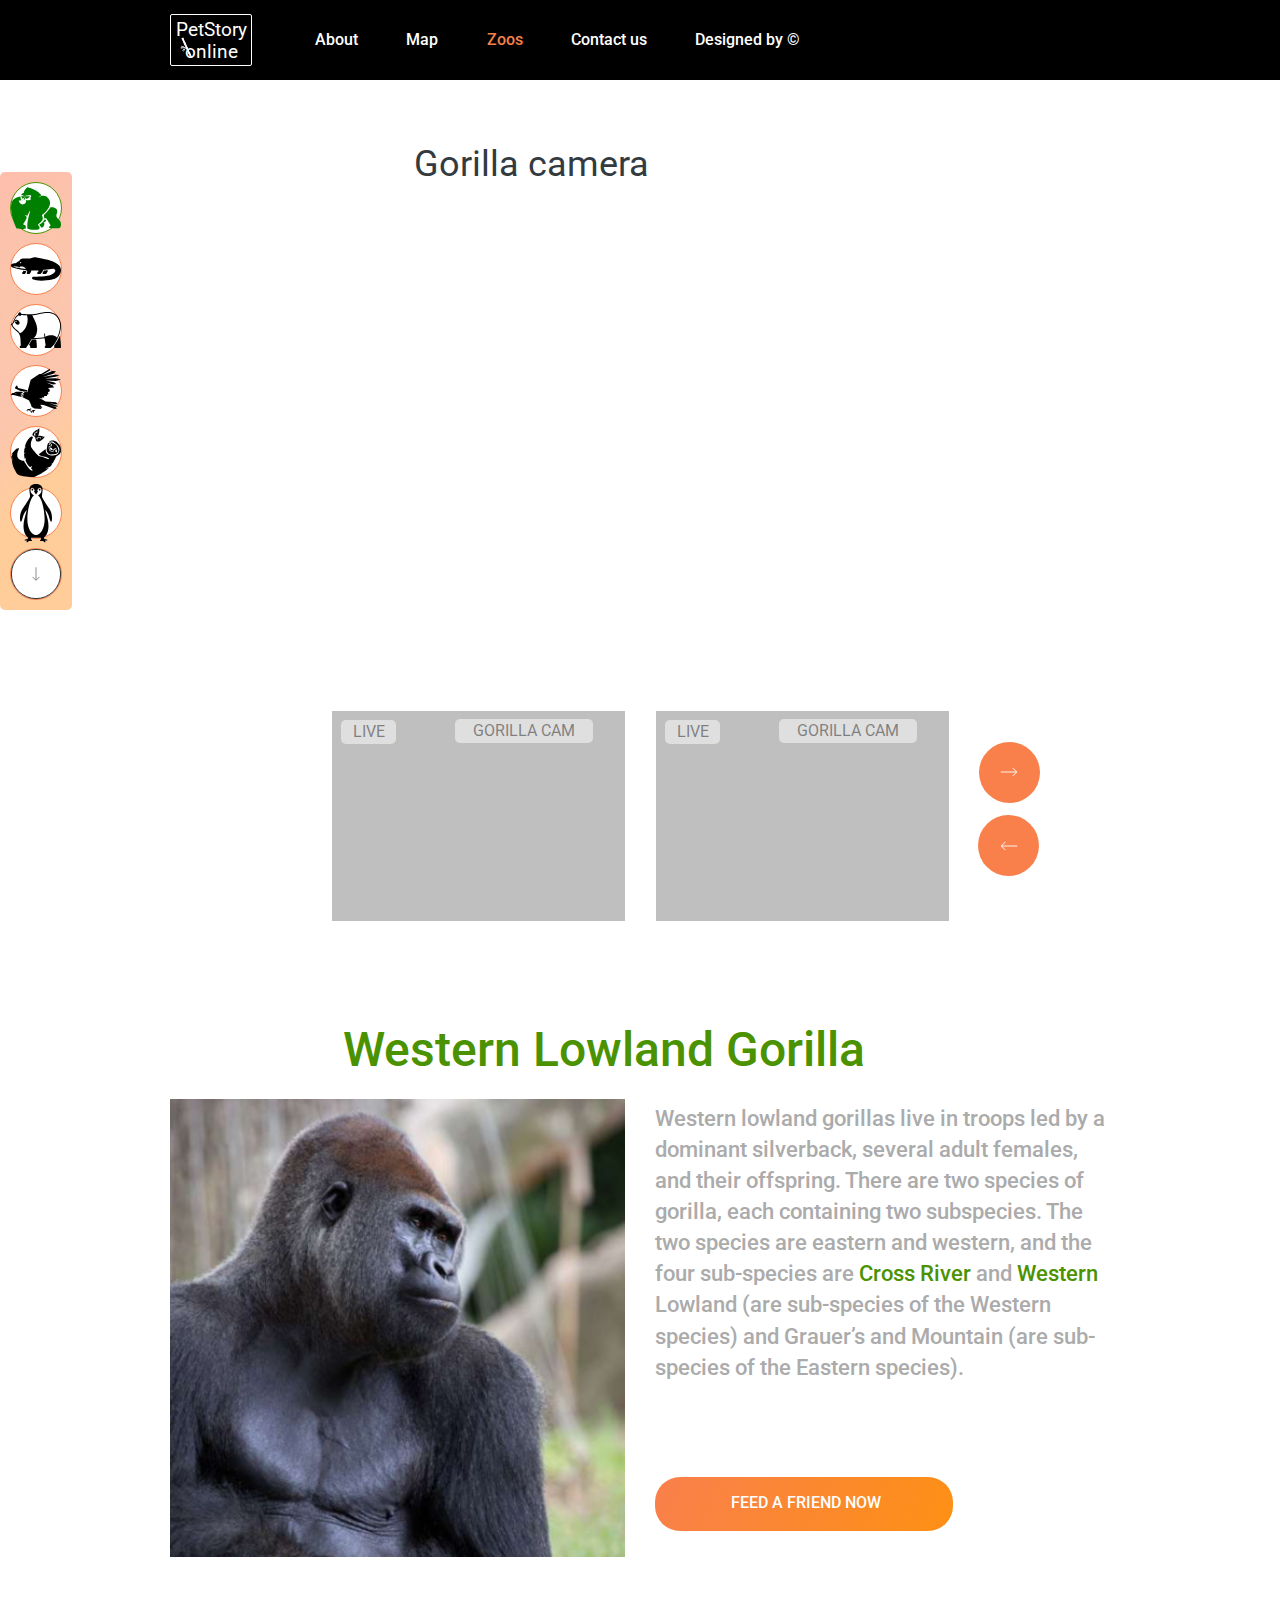
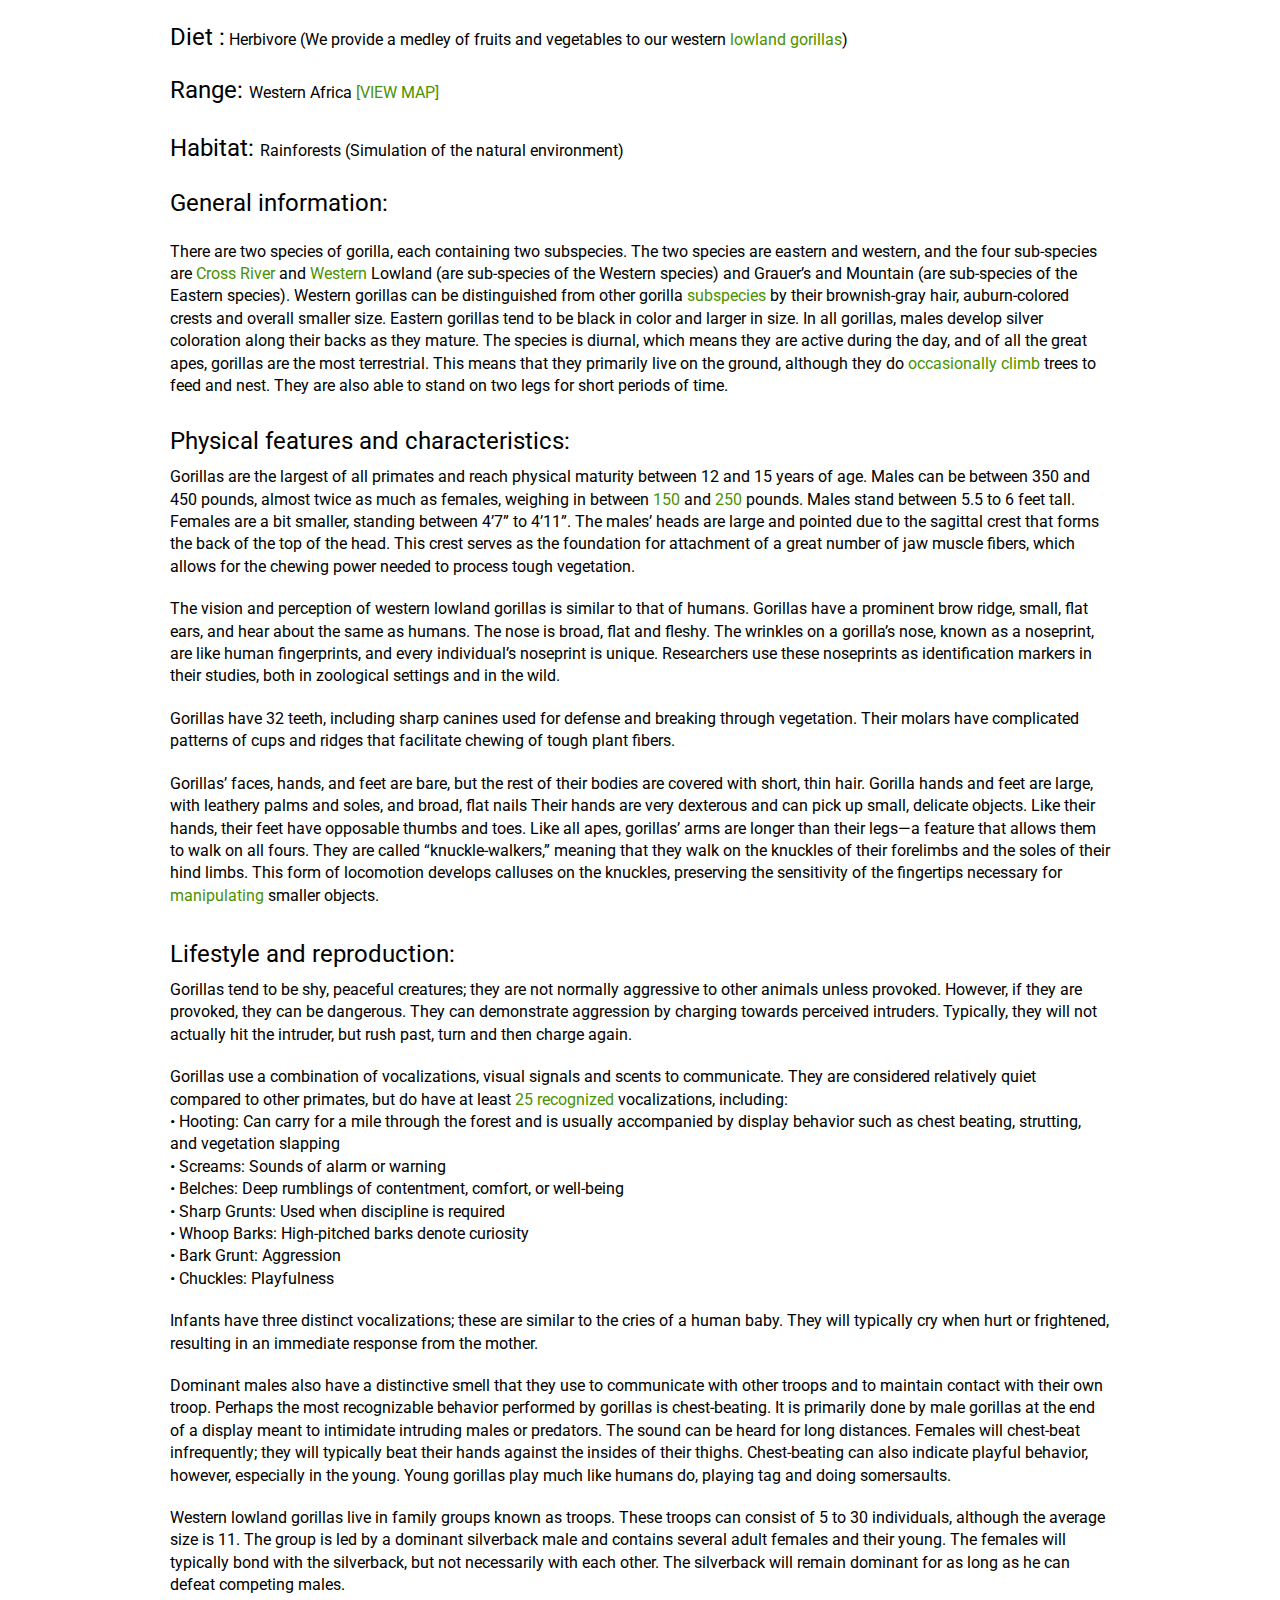
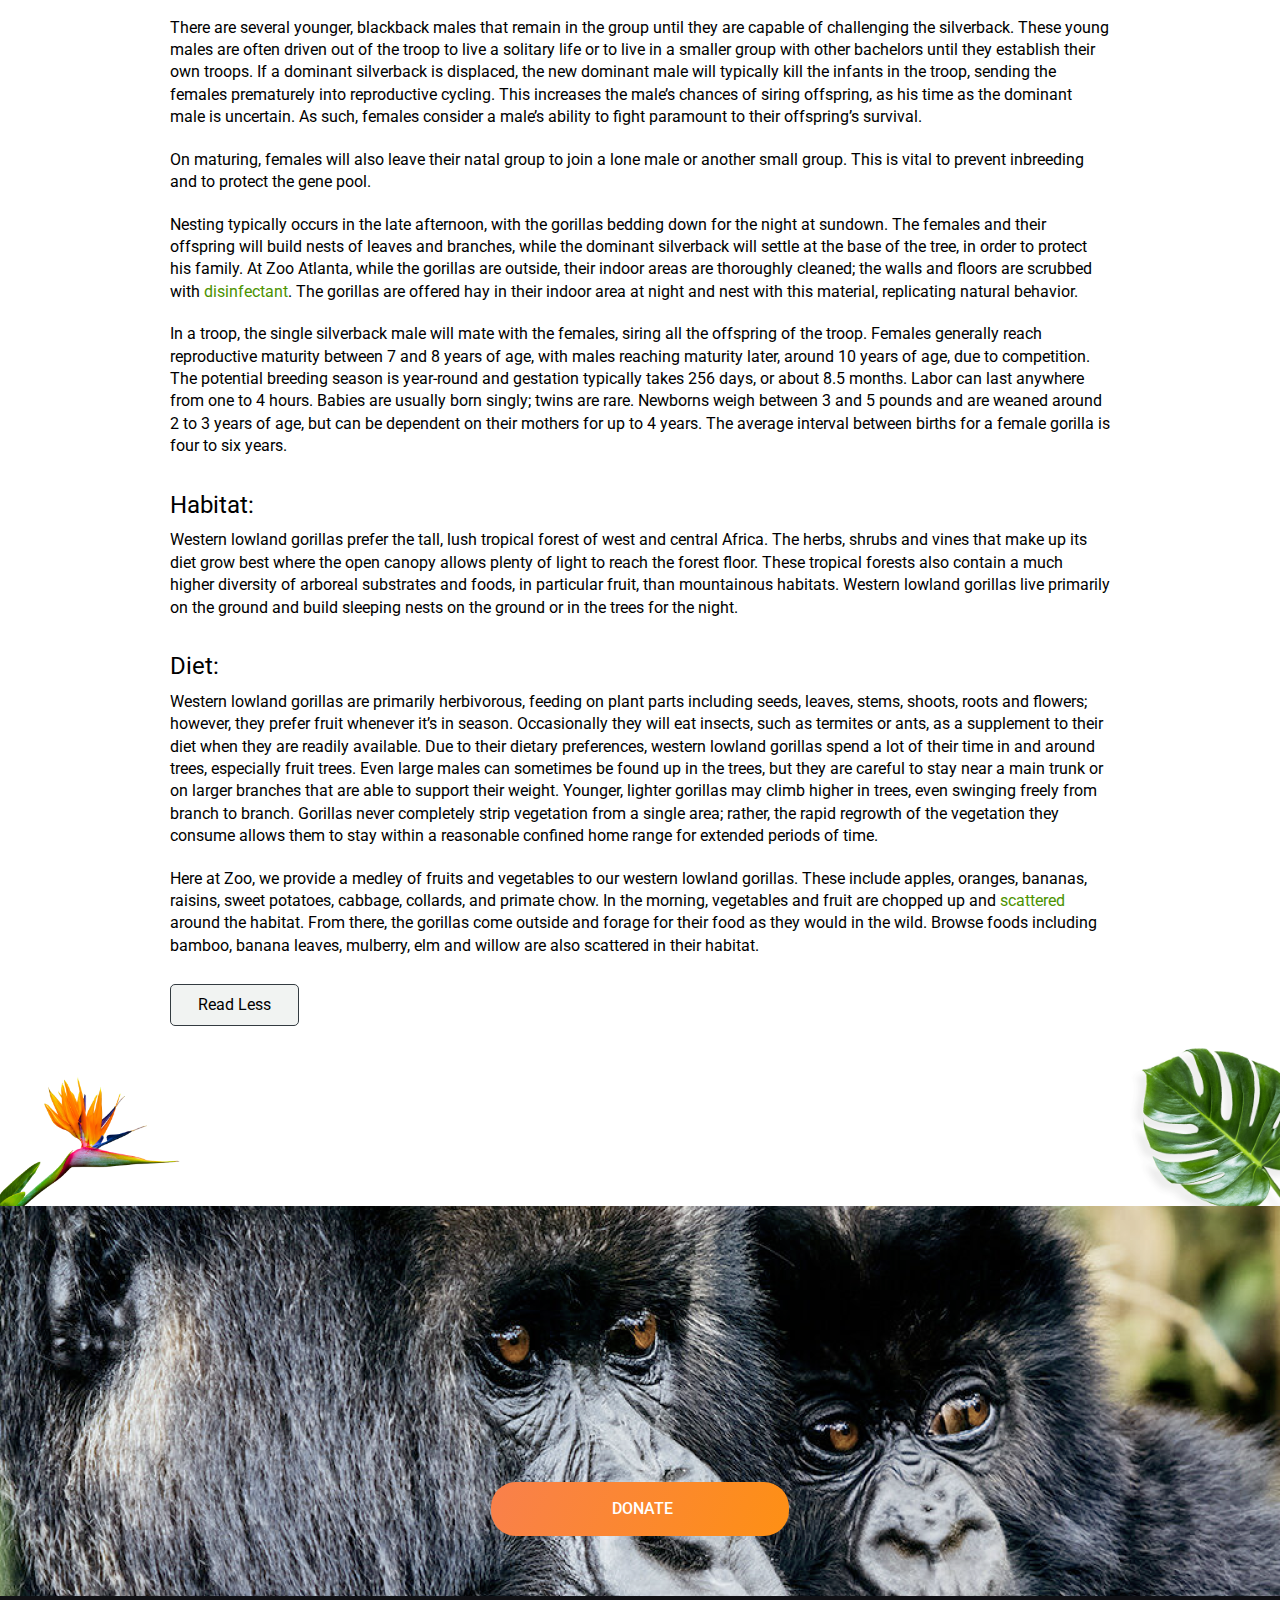
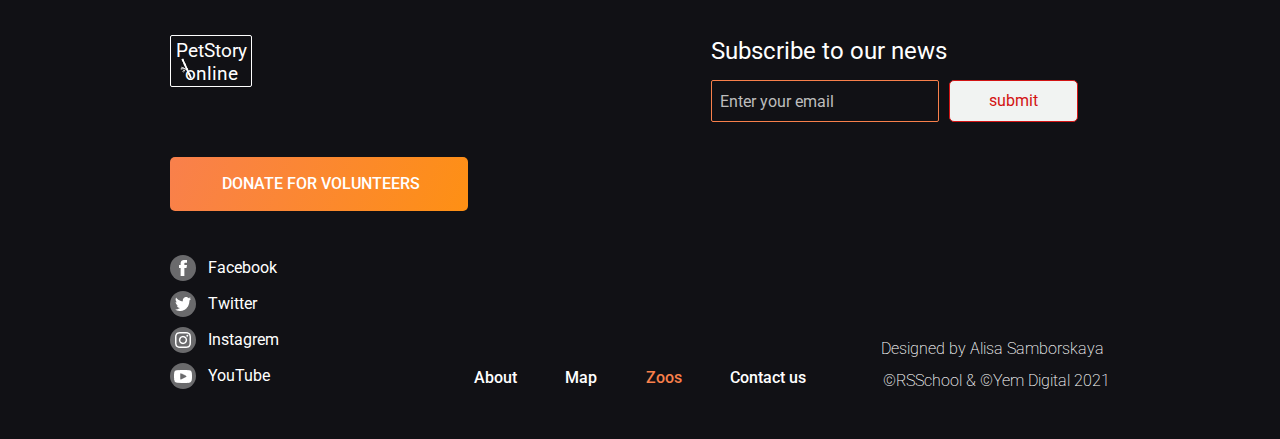
<file: online-zoo/pages/zoos/gorilla.html>
<!DOCTYPE html>
<html lang="en">
<head>
  <meta charset="UTF-8">
  <meta http-equiv="X-UA-Compatible" content="IE=edge">
  <meta name="viewport" content="width=device-width, initial-scale=1.0">
  <link rel="stylesheet" href="cam_pages-gorilla.css">
  <title>online-zoo</title>
</head>

<body>

  <header class="header">
    <h1>PetStory Online</h1>
    <div class="header__wrapper">
      <a href="../landing/landing.html" class="logo"> PetStory online </a>
      <nav class="nav">
        <ul class="nav__list_default">
          <li>
            <a
              class="nav__list-item_default"
              href="../landing/landing.html"
              >About</a
            >
          </li>
          <li>
            <a class="nav__list-item_default" href="../map/map.html"
              >Map</a
            >
          </li>
          <li>
            <a
              class="nav__list-item_selected"
              href="../zoos/panda.html"
              >Zoos</a
            >
          </li>
          <li><a class="nav__list-item_default" href="../404/404.html">Contact us</a></li>
          <li>
            <a
              class="nav__list-item_default"
              href="https://www.figma.com/file/jfEFwkXVj1WRq7sUHDr8os/PetStory-online"
              target="_blank"
              >Designed by ©</a
            >
          </li>
        </ul>
      </nav>
    </div>
  </header>

  <main class="page-content-wrapper">

    <aside class="sidebar">
      <!-- <a href="./gorilla.html"> -->
      <div class="sidebar__content">
        <div class="sidebar__content-icon-wrapper-active" title="Gorilla">
          <svg class="sidebar__content-icon" width="55" height="47" viewBox="0 0 55 47" fill="none" xmlns="http://www.w3.org/2000/svg">
            <path d="M29.2709 12.0862C29.2709 12.0862 31.6454 9.79615 33.7743 9.03281C33.7743 9.03281 28.7796 2.2264 18.2169 0C18.2169 0 14.6141 2.16279 13.959 6.42475C13.959 6.42475 11.1751 6.99725 11.1751 8.46031L14.5322 9.73254C14.5322 9.73254 20.919 8.77837 21.7378 8.9692C22.5566 9.16004 21.9834 11.45 21.2465 11.8317C21.2465 11.8317 21.4921 12.595 21.9834 12.9131C21.9834 12.9131 20.3458 15.5212 16.088 14.1217C16.088 14.1217 18.4625 18.0656 12.4852 19.0834C12.4852 19.0834 9.04615 18.3201 8.55487 14.7578C8.55487 14.7578 12.5671 15.0123 12.9765 15.4576C12.9765 15.4576 13.8772 14.9487 10.6019 14.5034C10.6019 14.5034 10.1106 14.1217 11.912 12.9131L10.6838 12.8495L10.3563 10.1778C10.3563 10.1778 2.82317 11.5137 0.939896 16.0301C0.939896 16.0301 -3.23606 25.3809 6.01654 45.6094C6.01654 45.6094 12.1576 46.5635 16.2517 45.4185C16.2517 45.4185 16.4974 42.4924 15.9242 42.1107L13.2221 40.9021C13.2221 40.9021 18.5444 33.6504 16.9068 32.3146C16.9068 32.3146 15.351 31.1696 14.9416 30.4698C14.9416 30.4698 17.2343 31.3604 18.135 31.3604C18.135 31.3604 19.1995 28.0526 21.2465 25.699C21.2465 25.699 16.3336 41.6018 18.3806 45.991C18.3806 45.991 32.1367 49.0444 31.3998 44.528C31.3998 44.528 31.4817 42.8741 29.3528 41.4746C29.3528 41.4746 33.1193 38.1668 33.2831 37.7215C33.2831 37.7215 36.3946 36.3857 34.1019 30.9151C31.8092 25.4445 34.02 30.7879 34.02 30.7879C34.02 30.7879 49.6593 19.6559 39.5879 10.8775C39.5879 10.8775 35.5757 7.18808 29.2709 12.0862Z" />
            <path d="M20.625 10.0511H18.4499H12.6777L11.1719 9.40002C11.1719 9.40002 11.8411 11.6788 12.1757 11.8416C12.1757 11.8416 14.0162 11.923 15.02 11.2719C15.02 11.2719 16.9441 12.7368 17.5297 12.8182C17.5297 12.8182 20.374 11.5974 20.625 10.0511Z" />
            <path d="M14.5602 11.9636L13.8788 13.0512C13.8788 13.0512 13.3109 13.6727 14.5602 13.6727H15.4688V12.2744C15.4688 12.2744 15.0145 11.9636 14.7873 11.9636" />
            <path d="M13.75 11.9636L13.0134 12.8182L12.0312 12.7114C12.0312 12.7114 12.7679 12.017 13.75 11.9636Z" />
            <path d="M43.4148 22.248C43.4148 22.248 39.7543 28.1715 36.0938 30.6825L36.6632 34.4169C36.6632 34.4169 38.5341 34.0306 38.6968 34.1593C38.8595 34.2881 43.9029 42.1431 43.8215 42.5938C43.8215 42.5938 42.1133 43.1733 42.1133 43.624L41.9506 44.9761C41.9506 44.9761 50.9799 45.6843 53.583 44.9761C53.583 44.9761 56.3487 42.5294 54.1524 37.2498C54.1524 37.2498 50.2478 33.773 50.1665 32.6141C50.1665 32.6141 49.4344 30.6181 50.6545 28.1715C50.7359 28.0427 52.6068 21.733 43.4148 22.248Z" />
            <path d="M36.2801 36.026C36.2801 36.026 36.3677 38.0685 30.9375 41.3726C30.9375 41.3726 33.3898 43.7154 32.8643 44.4363L35.3167 44.196C35.3167 44.196 36.9808 40.5916 36.9808 40.2312C36.9808 40.2312 35.7546 39.4502 35.5794 39.0297C35.5794 39.0297 39.9586 37.2275 38.2945 36.026C37.8566 35.8458 36.2801 35.8458 36.2801 36.026Z" />
          </svg>
        </div>
      <!-- </a> -->

      <a href="./alligator.html">
        <div class="sidebar__content-icon-wrapper" title="Alligator">
          <svg class="sidebar__content-icon" width="64" height="30" viewBox="0 0 64 30" fill="none" xmlns="http://www.w3.org/2000/svg">
            <path d="M19.6001 18.4318C19.434 18.1912 19.2528 17.9248 19.1235 17.7299C19.1131 17.7144 19.1002 17.7016 19.0856 17.6921C19.071 17.6827 19.055 17.6769 19.0385 17.6751C18.3946 17.599 16.8228 17.4087 15.7251 17.2762C15.7079 17.2743 15.6906 17.2767 15.6742 17.2831C15.6578 17.2895 15.6427 17.2999 15.6298 17.3136C15.6169 17.3272 15.6064 17.3439 15.599 17.3627C15.5916 17.3814 15.5875 17.4017 15.5869 17.4224C15.5768 17.7451 15.5844 18.0862 15.5958 18.2872C15.177 18.6739 14.8039 19.1272 14.4866 19.6346C14.3759 19.8029 14.3069 20.0052 14.2875 20.2183C14.2681 20.4315 14.299 20.647 14.3768 20.84C14.4546 21.033 14.576 21.1959 14.7273 21.3098C14.8785 21.4238 15.0534 21.4843 15.232 21.4845H17.2208C17.3805 21.4846 17.5381 21.442 17.6824 21.3598C17.8267 21.2777 17.9539 21.158 18.0549 21.0094L19.6026 18.6236C19.6204 18.5961 19.6298 18.562 19.6294 18.5272C19.6289 18.4923 19.6186 18.4587 19.6001 18.4318ZM61.589 10.6608C59.8892 8.76219 57.3109 7.06608 53.7046 5.47199C46.8672 2.45129 30.6497 0.10354 29.9626 0.00457493C29.894 -0.00484589 29.8245 0.000308609 29.7573 0.0198012L24.1305 1.70981H15.8898C14.2889 1.70981 11.594 2.43758 10.8575 4.3712C8.80528 5.68819 6.37024 7.27924 5.7301 7.69793C5.06969 7.61572 2.90464 7.46194 1.00199 8.63582C0.684101 8.83186 0.420471 9.1346 0.24314 9.50723C0.0658092 9.87987 -0.0175858 10.3063 0.00309104 10.7348C0.0237679 11.1633 0.147626 11.5754 0.359612 11.9209C0.571597 12.2664 0.862581 12.5306 1.1972 12.6812C1.21044 12.6877 1.22399 12.6933 1.23776 12.6979C1.46212 12.7756 6.74671 14.6163 8.63542 14.9178C9.18809 15.0061 9.78639 15.1081 10.4354 15.2177C11.5864 15.4126 12.8679 15.6288 14.3028 15.8435C14.3025 15.8435 14.3022 15.8433 14.3019 15.843C14.3017 15.8428 14.3016 15.8424 14.3016 15.842L19.6495 16.5027C19.6495 16.5027 20.7904 18.2597 20.9653 18.4912C20.6666 18.9107 20.4292 19.3879 20.263 19.9026C20.2027 20.0761 20.179 20.2648 20.194 20.452C20.209 20.6392 20.2623 20.819 20.3491 20.9756C20.4358 21.1321 20.5535 21.2604 20.6915 21.3492C20.8295 21.438 20.9836 21.4845 21.1402 21.4845H23.2038C23.3655 21.485 23.5252 21.4415 23.671 21.3574C23.8167 21.2733 23.9448 21.1507 24.0455 20.9988L25.573 18.7089C25.7179 18.4918 25.8006 18.2242 25.8087 17.9461C25.8143 17.7424 25.815 17.4466 25.7961 17.074C25.7951 17.0531 25.7977 17.0322 25.8038 17.0125C25.8098 16.9929 25.8192 16.975 25.8313 16.9599C25.8434 16.9448 25.8579 16.9329 25.874 16.9248C25.8901 16.9168 25.9074 16.9129 25.9249 16.9132C27.3984 16.9495 33.1107 16.9239 35.0524 16.8371C35.082 16.8356 35.1112 16.8467 35.1347 16.8683C35.1583 16.89 35.1748 16.9209 35.1813 16.9557C35.2499 17.2859 35.2681 17.6283 35.2351 17.9664C34.6149 18.3918 34.0878 18.9883 33.6975 19.7066C33.6014 19.8785 33.5461 20.0785 33.5373 20.2853C33.5286 20.4921 33.5669 20.6978 33.648 20.8804C33.7291 21.0631 33.85 21.2158 33.9979 21.3223C34.1457 21.4288 34.3148 21.485 34.4872 21.4849H37.3273C37.5215 21.4851 37.7121 21.422 37.8787 21.3022C38.3731 20.7998 39.6354 19.5297 39.8763 19.2872C39.9029 19.2602 39.9245 19.2269 39.9397 19.1894L41.2265 16.0627L41.4483 16.0384C41.821 15.9973 42.5122 15.9275 43.3902 15.8953C46.2385 15.7907 51.6144 14.9589 53.5956 14.5874C54.4031 14.4351 55.6618 15.0868 56.345 16.0094C56.5542 16.2926 56.8875 16.8499 56.7621 17.3949C56.3006 19.3864 54.1876 21.2393 50.812 22.6142C46.6441 24.3118 33.6196 24.8934 28.2134 25.0639C27.9056 25.0739 27.6102 25.2113 27.3771 25.4529C27.144 25.6944 26.9876 26.0254 26.9344 26.3896C26.8811 26.7538 26.9343 27.1289 27.0849 27.4514C27.2355 27.7739 27.4743 28.024 27.7608 28.1593C30.0729 29.2494 34.062 30 39.1096 30C43.3497 30 48.3376 29.4702 53.7034 28.1669C60.7778 26.4495 64 20.9805 64 16.6261C64 14.4549 63.1887 12.4482 61.589 10.6608ZM12.2595 5.98357C12.3989 5.98357 12.5351 6.03321 12.651 6.12623C12.7669 6.21925 12.8573 6.35146 12.9106 6.50614C12.9639 6.66082 12.9779 6.83103 12.9507 6.99524C12.9235 7.15945 12.8564 7.31029 12.7578 7.42868C12.6593 7.54706 12.5337 7.62769 12.397 7.66035C12.2602 7.69302 12.1185 7.67625 11.9898 7.61218C11.861 7.54811 11.7509 7.43961 11.6735 7.3004C11.596 7.16119 11.5547 6.99752 11.5547 6.83009C11.5547 6.60559 11.629 6.3903 11.7611 6.23155C11.8933 6.0728 12.0726 5.98361 12.2595 5.98357ZM10.5939 13.8611C9.94358 13.75 9.34147 13.648 8.78626 13.5597C7.45783 13.3481 4.20265 12.2792 2.55098 11.722C3.10239 11.7981 3.53083 11.8149 3.54224 11.8149C3.87435 11.8149 4.68814 11.8407 5.62996 11.8712C6.43869 11.8956 7.3336 11.9245 8.17275 11.9458L8.88133 12.9781C8.89822 13.0026 8.91985 13.0218 8.94433 13.034C8.96881 13.0461 8.9954 13.0509 9.02178 13.0479C9.04816 13.0449 9.07352 13.0342 9.09566 13.0167C9.1178 12.9993 9.13604 12.9755 9.1488 12.9476L9.58992 11.9732C9.83329 11.9747 10.0602 11.9763 10.2668 11.9763L10.8448 12.9568C10.8601 12.9828 10.8805 13.004 10.9041 13.0184C10.9278 13.0328 10.954 13.04 10.9805 13.0394C11.0071 13.0388 11.0331 13.0304 11.0562 13.0149C11.0794 12.9995 11.0991 12.9774 11.1136 12.9507L11.6713 11.9093C13.8135 11.7326 17.2474 11.4647 19.1526 15.0792C15.6655 14.7199 12.8742 14.2479 10.5939 13.8611ZM40.5483 20.0594C40.507 20.2538 40.509 20.458 40.5543 20.6512C40.5996 20.8444 40.6864 21.0198 40.8061 21.1599C40.9935 21.3732 41.2431 21.4897 41.5013 21.4845H44.2205C44.3822 21.4851 44.542 21.4418 44.6877 21.3576C44.8335 21.2735 44.9615 21.1508 45.0622 20.9988L46.7658 18.4409C46.8678 18.2884 46.9396 18.1101 46.9759 17.9194C47.0121 17.7288 47.0118 17.5307 46.975 17.3401L46.925 16.8479C46.9213 16.8092 46.9053 16.7737 46.8803 16.7489C46.8553 16.724 46.8233 16.7117 46.7909 16.7145C45.6398 16.8155 42.5988 17.0142 41.8955 17.0664C41.8644 17.0686 41.8351 17.0845 41.8133 17.111C41.7914 17.1376 41.7785 17.1729 41.777 17.2103C41.76 17.4759 41.7591 17.7427 41.7741 18.0085C41.4675 18.2367 41.2014 18.5353 40.991 18.8873C40.7807 19.2392 40.6302 19.6375 40.5483 20.0594Z" />
          </svg>
        </div>
      </a>

      <a href="./panda.html">
        <div class="sidebar__content-icon-wrapper" title="Panda">
          <svg class="sidebar__content-icon" width="58" height="42" viewBox="0 0 58 42" fill="none" xmlns="http://www.w3.org/2000/svg">
            <path d="M53.7501 31.5338C56.0937 27.0938 58 21.6492 58 15.8465C58 12.9318 57.0706 9.61843 55.5138 6.98355C54.1526 4.67954 51.6283 1.70282 47.3301 0.605337C41.8905 -0.783412 36.3792 0.511685 31.9507 1.55244C30.3503 1.92853 28.8386 2.28374 27.5437 2.45941C24.64 2.85302 21.5721 2.79536 18.9349 2.69555H18.9331C18.5205 2.6799 18.1174 2.66331 17.7283 2.64725C16.0621 2.57835 12.2248 2.51226 12.2248 2.51226C12.0154 1.64021 11.538 0.925767 10.9421 0.595972C10.6896 0.458575 10.414 0.388928 10.1355 0.392146C9.85694 0.395365 9.58256 0.471365 9.33249 0.614568C8.51285 1.04792 8.11983 2.01081 8.30562 3.09786C6.99233 3.75825 5.70929 5.07275 4.93115 6.10642C4.26304 6.99385 3.69648 8.39504 3.14837 9.75007C2.5903 11.1301 2.01331 12.5571 1.43586 13.1334C1.29451 13.2733 1.1695 13.4342 1.06404 13.6121C1.06221 13.6121 1.06037 13.6109 1.05842 13.6105C0.937676 13.5821 0.813179 13.5835 0.692918 13.6146C0.572657 13.6456 0.459286 13.7057 0.360075 13.7909C0.260865 13.8761 0.178006 13.9846 0.116811 14.1094C0.0556166 14.2341 0.0174376 14.3725 0.00472252 14.5155C-0.00799251 14.6585 0.00503716 14.803 0.0429759 14.9398C0.0809147 15.0766 0.142925 15.2026 0.22503 15.3098C0.307136 15.4169 0.407523 15.5029 0.519755 15.5621C0.631987 15.6214 0.753586 15.6526 0.876754 15.6537C0.981015 16.0329 1.12183 16.397 1.29649 16.739C2.45849 19.0738 4.29662 20.5253 5.91835 21.8057C6.81238 22.5116 7.65666 23.1784 8.31078 23.9231C8.80153 24.5013 9.22839 25.1489 9.58144 25.8507C9.58534 25.8597 9.5905 25.8673 9.59474 25.876C10.2587 27.1729 10.7854 28.7551 10.8837 30.2662C11.0081 32.1754 11.3023 37.3304 11.3948 38.9588C11.0753 39.0774 10.7755 39.2591 10.5086 39.4959C10.31 39.6712 10.1643 39.9157 10.0925 40.194C10.0208 40.4723 10.0267 40.77 10.1094 41.0442C10.1879 41.3239 10.3406 41.5673 10.5454 41.7391C10.7503 41.911 10.9966 42.0023 11.2488 42H16.6801C16.8551 42.0002 17.028 41.9557 17.1866 41.8695C17.3453 41.7833 17.4858 41.6576 17.5983 41.5012C18.7995 39.834 21.7957 35.5371 23.6919 31.6385C31.0323 31.6301 36.0454 31.3192 38.9697 30.6886C39.4052 33.9029 39.9805 37.5655 40.1907 38.8864C40.0092 38.9855 39.8376 39.1075 39.6788 39.2502C39.4616 39.4457 39.3022 39.7157 39.223 40.0224C39.1438 40.329 39.1488 40.6568 39.2373 40.96C39.3257 41.2631 39.4932 41.5264 39.7163 41.7128C39.9394 41.8993 40.2068 41.9996 40.4812 41.9997H45.5721C45.8732 41.9993 46.1652 41.8786 46.3994 41.6576C48.0783 40.0679 51.1503 36.4367 53.712 31.6063C53.7262 31.5832 53.7389 31.559 53.7501 31.5338ZM17.8733 16.2565C16.2311 20.2734 13.3406 23.5228 10.2615 24.8481C9.90794 24.2025 9.49559 23.6034 9.03162 23.0613C8.31136 22.2413 7.42994 21.5455 6.49672 20.8086C4.89206 19.5413 3.23227 18.2309 2.18879 16.1342C1.55357 14.8579 1.79083 14.3637 2.10649 14.0488C2.8522 13.3046 3.44936 11.8278 4.08171 10.2641C4.5991 8.98439 5.13414 7.6612 5.70643 6.9014C6.39895 5.98132 7.63052 4.70897 8.82232 4.15106C8.9394 4.09606 9.04467 4.01165 9.13065 3.90382C9.78214 5.01535 11.3338 4.85146 11.7233 3.83933C11.7505 3.76662 11.7706 3.69061 11.7834 3.61269C13.4234 3.86167 16.0367 3.78193 17.6919 3.8507C17.9725 3.86234 18.2618 3.87412 18.5548 3.88562C19.7618 7.84222 19.5238 12.2191 17.8733 16.2565ZM49.524 27.2852C48.5624 27.0767 43.7899 26.2342 39.7872 28.9726C39.5968 27.4624 39.4669 26.2065 39.4669 25.5927C39.4669 25.433 39.4126 25.2798 39.3158 25.1669C39.2191 25.054 39.0879 24.9906 38.9511 24.9906C38.8143 24.9906 38.6831 25.054 38.5864 25.1669C38.4897 25.2798 38.4353 25.433 38.4353 25.5927C38.4353 26.3055 38.5912 27.7746 38.8121 29.4983C36.3147 30.0429 32.1963 30.346 26.293 30.418C27.4682 29.585 28.4053 28.3893 29.0897 26.8341C30.0428 24.6698 30.464 21.8499 30.3079 18.6791C30.132 15.1069 27.7803 10.2953 25.8906 6.42952C25.4529 5.53433 25.0338 4.67686 24.6848 3.918C25.6787 3.8705 26.678 3.78889 27.6624 3.65537C28.9997 3.47421 30.5318 3.11405 32.1538 2.73221C36.4876 1.71366 41.8811 0.445993 47.1091 1.78109C54.2918 3.61563 56.9684 11.3821 56.9684 15.8465C56.9684 20.9849 55.4042 25.8407 53.3859 29.9204C52.7933 28.886 51.5584 27.727 49.524 27.2852Z" />
            <path d="M6.89343 9.19394C4.50433 8.27011 3.11475 10.8646 4.6352 12.3883C5.46664 13.221 6.25702 15.1507 8.06361 14.9906C10.9339 14.7369 10.6696 10.6525 6.89343 9.19394ZM5.81115 11.7043C5.66947 11.7043 5.53097 11.6617 5.41317 11.5818C5.29537 11.502 5.20355 11.3886 5.14933 11.2558C5.09512 11.1231 5.08093 10.977 5.10857 10.8361C5.13621 10.6952 5.20444 10.5658 5.30462 10.4642C5.4048 10.3626 5.53244 10.2934 5.6714 10.2653C5.81036 10.2373 5.95439 10.2517 6.08529 10.3067C6.21618 10.3617 6.32806 10.4548 6.40677 10.5742C6.48549 10.6937 6.5275 10.8342 6.5275 10.9778C6.52746 11.1705 6.45198 11.3552 6.31765 11.4915C6.18331 11.6277 6.00113 11.7042 5.81115 11.7043Z" />
            <path d="M29.2534 32.1105C29.2471 32.0787 29.2322 32.0504 29.2113 32.0304C29.1903 32.0104 29.1645 31.9996 29.138 32C28.5727 32.0074 25.5797 32.0461 24.3108 32.0523C24.2913 32.0522 24.272 32.0584 24.255 32.0701C24.2379 32.0818 24.2236 32.0988 24.2134 32.1193C23.3977 33.7222 21.9669 36.2164 21.0219 37.8401C21.0064 37.8669 20.9987 37.8994 21.0002 37.9323C21.0017 37.9652 21.0122 37.9964 21.03 38.0209L22.3505 39.8507L22.3364 39.8768C22.3317 39.887 22.3258 39.8972 22.3211 39.9073C22.2181 40.116 22.1619 40.3549 22.1583 40.5993C22.1547 40.8437 22.2039 41.0849 22.3007 41.2981C22.3975 41.5112 22.5386 41.6886 22.7092 41.812C22.8799 41.9354 23.0741 42.0003 23.2718 42H28.8868C29.0353 41.9999 29.1823 41.9631 29.3191 41.8917C29.456 41.8203 29.5799 41.7158 29.6836 41.5843C29.7873 41.4528 29.8686 41.297 29.9229 41.1261C29.9772 40.9552 30.0033 40.7725 29.9997 40.5889C29.9809 39.6429 29.9315 38.1577 29.8093 36.546C29.7081 35.0532 29.5223 33.5711 29.2534 32.1105Z" />
            <path d="M56.468 28.0889C56.4604 28.0636 56.4464 28.0415 56.4278 28.0256C56.4092 28.0097 56.387 28.0008 56.3639 28.0001C56.3409 27.9993 56.3182 28.0067 56.2989 28.0213C56.2795 28.0359 56.2644 28.0569 56.2556 28.0818C56.1031 28.5141 55.9319 28.9372 55.7429 29.3495C54.1619 32.8023 52.2445 36.0311 50.0286 38.9719C50.0097 38.9966 49.9995 39.0286 50 39.0617C50.0005 39.0947 50.0117 39.1264 50.0313 39.1502L50.4144 39.6212C50.3018 39.7766 50.2074 39.9486 50.1335 40.1328C50.0542 40.3363 50.0204 40.5599 50.0351 40.7828C50.0498 41.0057 50.1126 41.2206 50.2177 41.4076C50.3112 41.5855 50.4418 41.733 50.5972 41.8366C50.7526 41.9401 50.9279 41.9963 51.1069 42H56.9229C57.0665 41.9999 57.2086 41.9664 57.341 41.9014C57.4733 41.8364 57.5931 41.7412 57.6935 41.6214C57.7938 41.5017 57.8725 41.3598 57.9251 41.204C57.9777 41.0483 58.0031 40.8819 57.9997 40.7145C57.9422 38.0216 57.6751 32.0536 56.468 28.0889Z" />
          </svg>
        </div>
      </a>

      <a href="./eagle.html">
        <div class="sidebar__content-icon-wrapper" title="Eagle">
          <svg class="sidebar__content-icon" width="54" height="48" viewBox="0 0 54 48" fill="none" xmlns="http://www.w3.org/2000/svg">
            <path d="M17.6416 25.2826L21.2912 11.837L30.6367 5.74636H32.5354L42.0267 0V1.83862L33.1832 7.0102L44.5086 2.52817L48.5969 2.64342L45.8228 5.28634L34.287 8.96359L47.575 6.55067L52.5394 6.66543L48.1589 8.50405L36.3314 10.5727L48.5969 10.3432L54 11.607L48.5969 13.3309L37.4998 12.6413L46.4067 14.4804L48.8892 16.5491L45.3847 16.8938L38.3759 14.8247L45.2383 18.1577L46.4067 20.3416L39.69 20.6863L41.4423 21.9394L42.0267 24.2488L39.8359 25.2826L40.5662 27.2365L38.8139 28.0413L38.9598 29.4204H35.8202V30.9147H33.1832L34.1412 32.0638L30.1993 31.6043L34.1412 33.5572L37.2082 35.2815L48.5969 36.0858L50.2033 37.6944L48.5969 38.6145L40.5662 36.6611L49.473 39.534L50.7872 40.7979H47.1363L40.5662 38.6145L48.4511 41.6022L49.473 42.9822L47.1363 43.5556L35.1637 39.0745L31.5128 38.8445L33.9954 42.2917L31.6593 41.7174L33.1832 43.5556L25.0885 42.9822L22.1679 41.1426L21.7299 39.0745L19.539 34.3615L11.5082 30.109L13.5601 30.1417L11.5082 28.6092L14.34 28.4564L12.393 27.6135L14.2426 27.3835L12.5878 26.4639L14.8265 25.9277L12.9769 24.6248L17.6416 25.2826Z" />
            <path d="M17.7051 23.228L7.76266 20.6848L6.46917 17.7778L4.42639 19.8546V21.4113L10.4187 23.9029L17.2956 24.8889L17.7051 23.228Z" />
            <path d="M26.5576 44.6635L24.6831 45.7587V46.7558L24.9945 47.5024L23.4329 46.9543V45.6601L22.4172 46.9048L22.9639 48L21.2461 46.6058L23.1207 44.6635L24.4478 44.4445L26.5576 44.6635Z" />
            <path d="M22.1313 44.4445L20.7845 45.0047L20.3609 46.1723L21.2781 47.1111L20.7845 46.179L22.1313 44.4445Z" />
            <path d="M22.1313 43.555L20.1672 44.7858L19.78 45.5089L19.1167 45.7031L19.9329 44.2936L18.5486 44.7957L18.1894 46.2222L17.7191 45.4987L18.5216 44.0204L17.47 44.7336L17.36 45.8501L16.8199 44.8886L18.1063 43.3898H20.4857L21.2194 42.6666L22.1313 43.555Z" />
            <path d="M0.514134 27.0751L1.67467 26.1379H3.54336L3.6087 25.6171L5.54272 24.8889H11.3041L13.2788 26.1902L10.1843 26.503L12.9565 27.5556L9.92663 28.0112L12.7636 28.7917H10.1843L11.9901 30.2222H10.1534L2.9973 28.4276H1.16004L0.000120163 28.9737L0.514134 27.0751ZM5.2851 26.8099C5.55012 26.8099 5.7646 26.6364 5.7646 26.423C5.7646 26.2086 5.5495 26.0355 5.2851 26.0355C5.01946 26.0355 4.80436 26.2091 4.80436 26.423C4.80436 26.6364 5.02008 26.8099 5.2851 26.8099Z" />
          </svg>
        </div>
      </a>


        <div class="sidebar__content-icon-wrapper" title="Sloth">
          <svg class="sidebar__content-icon" width="50" height="49" viewBox="0 0 50 49" fill="none" xmlns="http://www.w3.org/2000/svg">
            <path d="M31.935 8.61115C31.1581 8.29831 25.9519 6.81151 24.3206 9.15879C24.3206 9.15879 23.6988 9.70643 24.7094 11.0371C24.7094 11.0371 25.4863 9.55032 26.5744 9.39358C26.7725 9.36526 27.0469 9.35267 27.3669 9.34889L27.5069 8.21963L27.7869 9.34889C29.2306 9.36211 31.2631 9.48926 32.0131 9.31553C32.0131 9.31553 31.4694 9.70643 29.4487 9.78511L29.5262 11.8196L28.8594 9.804C28.0131 9.82917 27.3531 9.8575 26.6731 10.1225L26.8069 12.68L26.1519 10.3711C25.6756 10.6412 25.1644 11.0472 24.5538 11.6628C24.5538 11.6628 25.2531 13.6973 27.1956 13.6192C29.1381 13.5411 33.2562 10.2541 33.8781 8.37636C33.8775 8.37636 32.7119 8.92463 31.935 8.61115Z" />
            <path d="M26.8105 1.47044C26.0224 1.75433 21.1449 4.11483 21.4674 6.96192C21.4674 6.96192 21.3624 7.78715 22.9937 8.10944C22.9937 8.10944 22.5974 6.47723 23.3093 5.63437C23.4387 5.48078 23.6362 5.28816 23.8731 5.07225L23.2356 4.13309L24.1881 4.79214C25.2781 3.8385 26.8843 2.57767 27.3318 1.94694C27.3318 1.94694 27.1818 2.60285 25.7199 4.00971L27.1168 5.48204L25.2912 4.41761C24.6743 5.00112 24.1981 5.46252 23.8631 6.11528L25.6456 7.942L23.6362 6.6497C23.4574 7.17027 23.3412 7.81485 23.2887 8.68351C23.2887 8.68351 25.1512 9.74102 26.5543 8.38577C27.958 7.03116 28.8805 1.82105 28.1105 9.99995e-07C28.1112 -0.00125794 27.5987 1.18655 26.8105 1.47044Z" />
            <path d="M49.8061 20.0366C49.7286 17.8454 47.2417 15.4975 46.1542 14.2455C45.0667 12.9935 42.8911 12.4459 40.9486 12.4459C39.0061 12.4459 37.9961 14.0894 37.9961 14.0894C37.9961 14.0894 40.7936 13.385 41.5705 13.6198C42.3474 13.8546 46.2324 16.5154 47.7867 19.4109C49.3405 22.3065 47.6311 24.3409 46.8542 25.8277C46.0774 27.3145 42.8136 27.706 40.0942 27.4713C37.3749 27.2365 35.8986 25.8277 35.2768 24.5757C34.6549 23.3237 34.733 21.0545 34.733 21.0545L27.7399 26.2973C28.3618 27.3926 30.848 28.3317 32.7124 28.4885C34.5774 28.6452 37.0636 29.7405 37.763 30.2101C38.4624 30.6797 37.2968 31.3053 37.2968 31.3053C34.888 29.8966 29.4493 28.2537 28.3612 28.2537C27.2737 28.2537 22.1449 21.993 20.7468 19.9586C19.3481 17.9241 19.9699 16.2806 19.9699 14.8718C19.9699 13.4631 21.9124 9.3942 21.9124 9.3942C21.9124 9.3942 21.5237 7.43781 18.8824 9.55093C16.7412 11.2637 14.6006 14.982 13.6175 19.8295C14.6012 18.9036 15.4637 18.0809 15.4637 18.0809L13.44 20.8127C13.3025 21.648 13.1962 22.511 13.1325 23.4017C13.0843 24.0797 13.0631 24.7129 13.0625 25.3103L14.7637 23.9494L13.0693 25.8995C13.125 28.1819 13.5118 29.879 14.0037 31.2556L15.3074 29.1922L14.5125 32.5171C14.9237 33.4348 15.3525 34.2173 15.6956 34.9827C16.3049 36.3411 17.7424 38.0186 19.0262 39.3688L21.0568 37.6428L20.0618 40.427C20.6193 40.9828 21.0724 41.4146 21.2899 41.6343C22.0668 42.4167 20.9793 42.8082 20.9793 42.8082C17.4049 41.4001 12.9762 32.7141 12.9762 32.7141C12.9762 32.7141 9.01372 33.0269 7.14873 30.2101C5.28373 27.3932 6.60498 23.8713 7.61498 21.8369C8.62497 19.8024 7.61498 20.3501 7.61498 20.3501C7.61498 20.3501 5.74998 20.6629 5.20623 20.8977C4.66248 21.1325 1.39875 25.0453 0.932497 25.5149C0.466248 25.9845 0.388749 26.7669 0.388749 26.7669L1.70937 25.5929C1.70937 25.5929 1.32062 26.7669 0.776872 27.7841C0.233124 28.8013 0 30.8358 0 30.8358L1.16562 29.1922V34.2003C0.776872 36.5482 1.16562 37.3306 1.16562 37.3306L1.94249 33.8874C1.94249 33.8874 1.94249 36.5482 1.94249 37.4087C1.94249 38.2691 3.96249 42.2606 5.90498 45.5471C7.84747 48.8335 20.5124 49.225 23.1543 48.9122C25.7649 48.6031 33.7605 43.862 37.848 40.1248L34.1105 40.6951L39.3955 38.5002C40.1086 37.6485 40.7792 36.7081 41.393 35.7544L38.3836 37.0171C38.4936 36.9435 40.1692 35.9508 41.913 34.921C43.8774 31.6862 45.143 28.5659 45.143 28.5659C45.143 28.5659 48.0955 26.9224 49.2611 25.2008C50.4273 23.4798 49.8836 22.2278 49.8061 20.0366Z" />
            <path d="M39.3942 17.0629C39.7805 17.0629 40.0936 16.7476 40.0936 16.3585C40.0936 15.9695 39.7805 15.6542 39.3942 15.6542C39.0079 15.6542 38.6948 15.9695 38.6948 16.3585C38.6948 16.7476 39.0079 17.0629 39.3942 17.0629Z" />
            <path d="M44.834 22.5407C45.2631 22.5407 45.6109 22.1904 45.6109 21.7583C45.6109 21.3261 45.2631 20.9758 44.834 20.9758C44.4049 20.9758 44.0571 21.3261 44.0571 21.7583C44.0571 22.1904 44.4049 22.5407 44.834 22.5407Z" />
            <path d="M39.3947 26.4534C40.4047 26.5314 44.2122 26.3753 45.2997 25.827C46.3872 25.2794 47.7859 23.6359 47.4753 22.1491C47.1647 20.6623 46.3097 17.5319 44.3672 16.2799C42.4247 15.0279 40.9485 14.4016 40.1716 14.4016C39.3947 14.4016 38.0735 14.3235 37.4522 15.1059C37.4522 15.1059 36.5972 15.6536 36.2091 18.0015C35.8204 20.3494 35.3541 22.1491 36.0535 23.6359C36.7528 25.1233 38.3847 26.3753 39.3947 26.4534ZM39.9385 15.4194C41.1041 16.4366 41.026 17.2191 40.6378 17.8454C40.2491 18.4717 39.7828 19.0193 39.7828 19.0193L39.2391 19.1761L38.5397 18.7065L38.2291 19.1761L38.3847 20.9757C38.3847 20.9757 39.1616 22.7754 40.2497 22.9321C41.3372 23.0889 42.1147 23.0889 42.1147 22.7754C42.1147 22.4619 41.8816 21.8362 42.4253 21.3666C42.9691 20.8971 44.6784 20.0366 45.2228 20.5055C45.7666 20.9751 46.3884 23.4791 45.8447 24.0268C45.3009 24.5744 45.3784 24.4964 44.9122 24.0268C44.4459 23.5572 43.436 21.4441 43.436 21.4441C43.436 21.4441 42.581 21.4441 42.581 22.1484C42.581 22.8528 43.1247 23.2437 42.3478 23.5572C41.571 23.87 39.3178 23.4004 38.9291 23.0095C38.5403 22.618 37.9966 21.8356 37.9191 21.0532C37.8416 20.2707 37.5303 19.4883 37.7635 19.0187C37.9966 18.5491 38.3072 17.688 38.6185 18.0796C38.9291 18.4705 39.2403 19.0187 39.6285 18.6272C40.0172 18.2363 40.2503 17.61 40.2503 17.61C40.2503 17.61 38.6185 17.2971 37.531 16.358C37.5297 16.3586 38.7728 14.4022 39.9385 15.4194ZM41.8035 21.5234L41.1041 22.2277C41.1041 22.2277 39.861 21.993 39.1616 20.9757C38.4622 19.9585 39.861 19.4889 39.861 19.4889C40.9485 20.0366 41.8035 21.5234 41.8035 21.5234Z" />
            </svg>
        </div>

        <div class="sidebar__content-icon-wrapper" title="Penguin">
          <svg class="sidebar__content-icon" width="32" height="59" viewBox="0 0 32 59" fill="none" xmlns="http://www.w3.org/2000/svg">
            <path fill-rule="evenodd" clip-rule="evenodd" d="M11.0618 53.6969V55.2321L11.784 56.1838C12.5365 57.1767 11.3126 56.9259 10.0091 56.962L9.02201 56.9879L8.27471 57.567C6.94978 58.5909 6.32494 59.0925 6.70708 57.3744L6.90109 56.4951L5.49133 56.5032C4.06534 56.3999 4.25714 56.166 5.60568 55.6172L7.84905 54.7017L8.12422 53.5804C2.82156 49.7959 2.87394 40.7937 4.39805 35.0654L6.8015 26.0284C3.40952 29.852 3.51058 31.4012 1.94221 36.2501C1.51213 37.5809 0.502941 38.5562 0.201955 36.6868C-0.415507 32.8685 0.395973 28.1611 2.45713 25.0428C4.95944 21.2554 9.85119 14.2369 9.98177 12.6567C10.1728 10.3491 9.35693 8.07626 9.35693 5.37181C9.35693 -1.7906 22.6431 -1.7906 22.6431 5.37181C22.6431 8.07626 21.8272 10.3491 22.0182 12.6567C22.1488 14.2369 27.0406 21.2554 29.5429 25.0428C31.604 28.1611 32.4155 32.8685 31.798 36.6868C31.4971 38.5562 30.4879 37.5809 30.0578 36.2501C28.4894 31.4012 28.5905 29.852 25.1985 26.0284L27.602 35.0654C29.1261 40.7937 29.1784 49.7959 23.8758 53.5804L24.151 54.7017L26.3943 55.6172C27.7429 56.166 27.9347 56.3999 26.5087 56.5032L25.0989 56.4951L25.2929 57.3744C25.6751 59.0925 25.0502 58.5909 23.7253 57.567L22.978 56.9879L21.9909 56.962C20.6874 56.9259 19.4635 57.1767 20.216 56.1838L20.9382 55.2321V53.6969H11.0618ZM19.6059 4.78165C20.1068 4.78165 20.5126 5.18739 20.5126 5.68755C20.5126 6.1892 20.1068 6.59494 19.6059 6.59494C19.105 6.59494 18.6993 6.1892 18.6993 5.68755C18.6993 5.18739 19.105 4.78165 19.6059 4.78165ZM12.3941 4.78165C12.8942 4.78165 13.3 5.18739 13.3 5.68755C13.3 6.1892 12.8942 6.59494 12.3941 6.59494C11.8924 6.59494 11.4867 6.1892 11.4867 5.68755C11.4867 5.18739 11.8924 4.78165 12.3941 4.78165ZM15.9993 10.4214L17.9948 7.53699L17.2821 6.72256C17.3581 5.21026 19.0851 3.23246 20.5377 3.95836C22.0485 4.7123 22.1672 9.85487 18.1194 11.1319C22.362 14.5047 24.6356 27.6883 24.6356 35.224C24.6356 43.9142 20.7693 50.9593 16 50.9593C11.2307 50.9593 7.36438 43.9142 7.36438 35.224C7.36438 27.6979 9.67783 14.5393 13.9219 11.1451C9.70144 9.85192 9.95816 4.38402 11.6106 3.90008C13.0366 3.4818 14.5954 5.30542 14.6692 6.76609L14.0045 7.53699L15.9993 10.4214Z" />
            </svg>
        </div>

        <div class="sidebar__content-icon-wrapper" title="Go next">
          <svg class="sidebar__content-icon-stroke" width="62" height="62" viewBox="0 0 62 62" fill="none" xmlns="http://www.w3.org/2000/svg">
            <circle cx="31" cy="31" r="30.5" transform="rotate(90 31 31)" />
            <path d="M35.1075 34.9982L35.2094 34.8935L35.1074 34.7889L34.9709 34.6487L34.8635 34.5384L34.756 34.6487L31.2466 38.2516V23V22.85H31.0966H30.9034H30.7534V23V38.2512L27.244 34.6487L27.1365 34.5384L27.0291 34.6487L26.8926 34.7889L26.7906 34.8935L26.8926 34.9982L30.8927 39.1047L31.0002 39.215L31.1076 39.1047L35.1075 34.9982Z"   stroke-width="0.3"/>
            </svg>
        </div>

      </div>
    </aside>

    <section class="animal-camera">

      <div  class="animal-camera__content">

        <h2 class="animal-camera__title">Gorilla camera</h2>
        <div class="animal-camera__main-video">
          <iframe class="animal-camera__main-video-frame"  width="560" height="315" src="https://www.youtube.com/embed/rgXWDk7rh4w" title="YouTube video player" frameborder="0" allow="accelerometer; autoplay; clipboard-write; encrypted-media; gyroscope; picture-in-picture" allowfullscreen></iframe>
        </div>
        <div class="animal-camera__video-selector">
          <div class="round-arrow-button_left"></div>
          <div class="animal-camera__video-selector-videos">
            <div class="animal-camera__video-selector-video">
              <div class="animal-camera__video-selector-video-plug">
                <div class="animal-camera__video-selector-video-plug-live">live</div>
                <div class="animal-camera__video-selector-video-plug-cam">Gorilla cam</div>
              </div>
              <iframe class="animal-camera__video-selector-video-frame"  width="560" height="315" src="https://www.youtube.com/embed/rgXWDk7rh4w" title="YouTube video player" frameborder="0" allow="accelerometer; autoplay; clipboard-write; encrypted-media; gyroscope; picture-in-picture" allowfullscreen></iframe>
            </div>
            <div class="animal-camera__video-selector-video">
              <div class="animal-camera__video-selector-video-plug">
                <div class="animal-camera__video-selector-video-plug-live">live</div>
                <div class="animal-camera__video-selector-video-plug-cam">Gorilla cam</div>
              </div>
              <iframe class="animal-camera__video-selector-video-frame"  width="560" height="315" src="https://www.youtube.com/embed/rgXWDk7rh4w" title="YouTube video player" frameborder="0" allow="accelerometer; autoplay; clipboard-write; encrypted-media; gyroscope; picture-in-picture" allowfullscreen></iframe>
            </div>
            <div class="animal-camera__video-selector-video">
              <div class="animal-camera__video-selector-video-plug">
                <div class="animal-camera__video-selector-video-plug-live">live</div>
                <div class="animal-camera__video-selector-video-plug-cam">Gorilla cam</div>
              </div>
              <iframe class="animal-camera__video-selector-video-frame"  width="560" height="315" src="https://www.youtube.com/embed/rgXWDk7rh4w" title="YouTube video player" frameborder="0" allow="accelerometer; autoplay; clipboard-write; encrypted-media; gyroscope; picture-in-picture" allowfullscreen></iframe>
            </div>
            <div class="animal-camera__video-selector-video">
              <div class="animal-camera__video-selector-video-plug">
                <div class="animal-camera__video-selector-video-plug-live">live</div>
                <div class="animal-camera__video-selector-video-plug-cam">Gorilla cam</div>
              </div>
              <iframe class="animal-camera__video-selector-video-frame"  width="560" height="315" src="https://www.youtube.com/embed/rgXWDk7rh4w" title="YouTube video player" frameborder="0" allow="accelerometer; autoplay; clipboard-write; encrypted-media; gyroscope; picture-in-picture" allowfullscreen></iframe>
            </div>
          </div>
          <div class="round-arrow-button_right"></div>
        </div>

      </div>

    </section>

    <section class="animal-info">

      <div class="animal-info__content">

        <h2 class="animal-info__title">Western Lowland Gorilla</h2>

        <div class="animal-info-shortinfo">
          <img class="animal-info-shortinfo__img" src="../../assets//images/Gorilla-zoos-description.png"></img>
          <div class="animal-info-shortinfo__description">
            <div class="animal-info-shortinfo__description-text">
              Western lowland gorillas live in troops led by a dominant silverback, several adult females, and their offspring.
              There are two species of gorilla, each containing two subspecies. The two species are eastern and western, and the four sub-species are
              <span class="animal-info-shortinfo__description-text-green">Cross River</span> and
              <span class="animal-info-shortinfo__description-text-green">Western</span> Lowland (are sub-species of the Western species) and Grauer’s and Mountain (are sub-species of the Eastern species).
            </div>
            <a href="../donate/donate.html"><div class="standarPageButon">feed a friend now</div></a>
          </div>
        </div>

        <div class="animal-info-diet">
          <span class="animal-info-topic-name">Diet :</span>
          Herbivore (We provide a medley of fruits and vegetables to our western <a href="https://en.wikipedia.org/wiki/Western_lowland_gorilla" alt="western lowland gorilla" class="animal-info-text__link">lowland gorillas</a>)
        </div>

        <div class="animal-info-range">
          <span class="animal-info-topic-name">Range: </span>
          Western Africa
          <a href="../map/map.html" alt="western lowland gorilla" class="animal-info-text__link-styled">[VIEW MAP]</a>
        </div>

        <div class="animal-info-habitat">
          <span class="animal-info-topic-name">Habitat: </span>
          Rainforests (Simulation of the natural environment)
        </div>

        <div class="animal-info-general">
          <h3 class="animal-info-topic-name">General information:</h3>
          <p class="animal-info-paragraph ">
            <span class="animal-info-text__blured-lvl1">
              There are two species of gorilla, each containing two subspecies. The two species are eastern and western, and the four sub-species are
              <a href="https://en.wikipedia.org/wiki/Western_lowland_gorilla" alt="western lowland gorilla" class="animal-info-text__link">Cross River</a>
              and
              <a href="https://en.wikipedia.org/wiki/Western_lowland_gorilla" alt="western lowland gorilla" class="animal-info-text__link">Western</a>
            </span>
            <span class="animal-info-text__blured-lvl2">
              Lowland (are sub-species of the Western species) and Grauer’s and Mountain (are sub-species of the Eastern species). Western gorillas can be distinguished from
            </span>
          <!-- </p> -->
          <!-- <p class="animal-info-paragraph "> -->
            other gorilla
            <a href="https://en.wikipedia.org/wiki/Western_lowland_gorilla" alt="western lowland gorilla" class="animal-info-text__link">subspecies</a>
            by their brownish-gray hair, auburn-colored crests and overall smaller size. Eastern gorillas tend to be black in color and larger in size. In all gorillas, males develop silver coloration along their backs as they mature. The species is diurnal, which means they are active during the day, and of all the great apes, gorillas are the most terrestrial. This means that they primarily live on the ground, although they do
            <a href="https://en.wikipedia.org/wiki/Western_lowland_gorilla" alt="western lowland gorilla" class="animal-info-text__link">occasionally climb</a>
            trees to feed and nest. They are also able to stand on two legs for short periods of time.
          </p>
        </div>

        <div class="animal-info-features">
          <h3 class="animal-info-topic-name">Physical features and characteristics:</h3>
          <p class="animal-info-paragraph ">
            Gorillas are the largest of all primates and reach physical maturity between 12 and 15 years of age. Males can be between 350 and 450 pounds, almost twice as much as females, weighing in between
            <a href="https://en.wikipedia.org/wiki/Western_lowland_gorilla" alt="western lowland gorilla" class="animal-info-text__link">150</a>
            and
            <a href="https://en.wikipedia.org/wiki/Western_lowland_gorilla" alt="western lowland gorilla" class="animal-info-text__link">250</a>
            pounds. Males stand between 5.5 to 6 feet tall. Females are a bit smaller, standing between 4’7” to 4’11”. The males’ heads are large and pointed due to the sagittal crest that forms the back of the top of the head. This crest serves as the foundation for attachment of a great number of jaw muscle fibers, which allows for the chewing power needed to process tough vegetation.
          </p>
          <p class="animal-info-paragraph">
            The vision and perception of western lowland gorillas is similar to that of humans. Gorillas have a prominent brow ridge, small, flat ears, and hear about the same as humans. The nose is broad, flat and fleshy. The wrinkles on a gorilla’s nose, known as a noseprint, are like human fingerprints, and every individual’s noseprint is unique. Researchers use these noseprints as identification markers in their studies, both in zoological settings and in the wild.
          </p>
          <p class="animal-info-paragraph ">
            Gorillas have 32 teeth, including sharp canines used for defense and breaking through vegetation. Their molars have complicated patterns of cups and ridges that facilitate chewing of tough plant fibers.
          </p>
          <p class="animal-info-paragraph">
            Gorillas’ faces, hands, and feet are bare, but the rest of their bodies are covered with short, thin hair. Gorilla hands and feet are large, with leathery palms and soles, and broad, flat nails Their hands are very dexterous and can pick up small, delicate objects. Like their hands, their feet have opposable thumbs and toes. Like all apes, gorillas’ arms are longer than their legs—a feature that allows them to walk on all fours. They are called “knuckle-walkers,” meaning that they walk on the knuckles of their forelimbs and the soles of their hind limbs. This form of locomotion develops calluses on the knuckles, preserving the sensitivity of the fingertips necessary for
            <a href="https://en.wikipedia.org/wiki/Western_lowland_gorilla" alt="western lowland gorilla" class="animal-info-text__link">manipulating</a>
            smaller objects.
          </p>
        </div>

        <div class="animal-info-lifestyle">
          <h3 class="animal-info-topic-name">Lifestyle and reproduction:</h3>
          <p class="animal-info-paragraph ">
            Gorillas tend to be shy, peaceful creatures; they are not normally aggressive to other animals unless provoked. However, if they are provoked, they can be dangerous. They can demonstrate aggression by charging towards perceived intruders. Typically, they will not actually hit the intruder, but rush past, turn and then charge again.
          </p>
          <p class="animal-info-paragraph ">
            Gorillas use a combination of vocalizations, visual signals and scents to communicate. They are considered relatively quiet compared to other primates, but do have at least
            <a href="https://en.wikipedia.org/wiki/Western_lowland_gorilla" alt="western lowland gorilla" class="animal-info-text__link">25 recognized</a>
            vocalizations, including:<br>
            • Hooting: Can carry for a mile through the forest and is usually accompanied by display behavior such as chest beating, strutting, and vegetation slapping<br>
            • Screams: Sounds of alarm or warning<br>
            • Belches: Deep rumblings of contentment, comfort, or well-being<br>
            • Sharp Grunts: Used when discipline is required<br>
            • Whoop Barks: High-pitched barks denote curiosity<br>
            • Bark Grunt: Aggression<br>
            • Chuckles: Playfulness<br>
          </p>
          <p class="animal-info-paragraph ">
            Infants have three distinct vocalizations; these are similar to the cries of a human baby. They will typically cry when hurt or frightened, resulting in an immediate response from the mother.
          </p>
          <p class="animal-info-paragraph ">
            Dominant males also have a distinctive smell that they use to communicate with other troops and to maintain contact with their own troop. Perhaps the most recognizable behavior performed by gorillas is chest-beating. It is primarily done by male gorillas at the end of a display meant to intimidate intruding males or predators. The sound can be heard for long distances. Females will chest-beat infrequently; they will typically beat their hands against the insides of their thighs. Chest-beating can also indicate playful behavior, however, especially in the young. Young gorillas play much like humans do, playing tag and doing somersaults.
          </p>
          <p class="animal-info-paragraph ">
            Western lowland gorillas live in family groups known as troops. These troops can consist of 5 to 30 individuals, although the average size is 11. The group is led by a dominant silverback male and contains several adult females and their young. The females will typically bond with the silverback, but not necessarily with each other. The silverback will remain dominant for as long as he can defeat competing males.
          </p>
          <p class="animal-info-paragraph ">
            There are several younger, blackback males that remain in the group until they are capable of challenging the silverback. These young males are often driven out of the troop to live a solitary life or to live in a smaller group with other bachelors until they establish their own troops. If a dominant silverback is displaced, the new dominant male will typically kill the infants in the troop, sending the females prematurely into reproductive cycling. This increases the male’s chances of siring offspring, as his time as the dominant male is uncertain. As such, females consider a male’s ability to fight paramount to their offspring’s survival.
          </p>
          <p class="animal-info-paragraph ">
            On maturing, females will also leave their natal group to join a lone male or another small group. This is vital to prevent inbreeding and to protect the gene pool.
          </p>
          <p class="animal-info-paragraph ">
            Nesting typically occurs in the late afternoon, with the gorillas bedding down for the night at sundown. The females and their offspring will build nests of leaves and branches, while the dominant silverback will settle at the base of the tree, in order to protect his family. At Zoo Atlanta, while the gorillas are outside, their indoor areas are thoroughly cleaned; the walls and floors are scrubbed with
            <a href="https://en.wikipedia.org/wiki/Western_lowland_gorilla" alt="western lowland gorilla" class="animal-info-text__link">disinfectant</a>.
            The gorillas are offered hay in their indoor area at night and nest with this material, replicating natural behavior.
          </p>
          <p class="animal-info-paragraph ">
            In a troop, the single silverback male will mate with the females, siring all the offspring of the troop. Females generally reach reproductive maturity between 7 and 8 years of age, with males reaching maturity later, around 10 years of age, due to competition. The potential breeding season is year-round and gestation typically takes 256 days, or about 8.5 months. Labor can last anywhere from one to 4 hours. Babies are usually born singly; twins are rare. Newborns weigh between 3 and 5 pounds and are weaned around 2 to 3 years of age, but can be dependent on their mothers for up to 4 years. The average interval between births for a female gorilla is four to six years.
          </p>
        </div>

        <div class="animal-info-habitat-more">
          <h3 class="animal-info-topic-name">Habitat:</h3>
          <p class="animal-info-paragraph ">
            Western lowland gorillas prefer the tall, lush tropical forest of west and central Africa. The herbs, shrubs and vines that make up its diet grow best where the open canopy allows plenty of light to reach the forest floor. These tropical forests also contain a much higher diversity of arboreal substrates and foods, in particular fruit, than mountainous habitats. Western lowland gorillas live primarily on the ground and build sleeping nests on the ground or in the trees for the night.
          </p>
        </div>

        <div class="animal-info-diet-more">
          <h3 class="animal-info-topic-name">Diet:</h3>
          <div class="animal-info-paragraph ">
            Western lowland gorillas are primarily herbivorous, feeding on plant parts including seeds, leaves, stems, shoots, roots and flowers; however, they prefer fruit whenever it’s in season. Occasionally they will eat insects, such as termites or ants, as a supplement to their diet when they are readily available. Due to their dietary preferences, western lowland gorillas spend a lot of their time in and around trees, especially fruit trees. Even large males can sometimes be found up in the trees, but they are careful to stay near a main trunk or on larger branches that are able to support their weight. Younger, lighter gorillas may climb higher in trees, even swinging freely from branch to branch. Gorillas never completely strip vegetation from a single area; rather, the rapid regrowth of the vegetation they consume allows them to stay within a reasonable confined home range for extended periods of time.
          </div>
          <div class="animal-info-paragraph ">
            Here at Zoo, we provide a medley of fruits and vegetables to our western lowland gorillas. These include apples, oranges, bananas, raisins, sweet potatoes, cabbage, collards, and primate chow. In the morning, vegetables and fruit are chopped up and
            <a href="https://en.wikipedia.org/wiki/Western_lowland_gorilla" alt="western lowland gorilla" class="animal-info-text__link">scattered</a>
            around the habitat. From there, the gorillas come outside and forage for their food as they would in the wild. Browse foods including bamboo, banana leaves, mulberry, elm and willow are also scattered in their habitat.
          </div>
        </div>

        <div class="submitFormButton">Read Less</div>

      </div>

      <div class="sideStrelitzia-zoos"></div>
      <div class="sidePalm-zoos"></div>

    </section>

    <section class="donate">
      <div class="standarPageButon"> donate</div>
    </section>

  </main>

  <footer class="footer">
    <div class="footer__content">

      <div class="footer__firstColumn">
        <a href="../landing/landing.html" class="logo logo_footer"> PetStory online </a>
        <a href="../donate/donate.html"><div class="standarPageButonNotRound footerstdButton">donate for volunteers</div></a>
        <div class="footer__firstColumn-socials">
          <a href="https://www.facebook.com/">
            <div class='footer__firstColumn-socials-wrapper'>
              <div class="footer__social-img-fb"><img style="margin: auto;" src="../../assets/icons/facebok.png" alt="fb"></div>
              <div class="footer__social-text">Facebook</div>
            </div>
          </a>
          <a href="https://twitter.com/"><div class='footer__firstColumn-socials-wrapper'><div class="footer__social-img-fb"><img style="margin: auto;" src="../../assets/icons/twitter.png" alt="twtr"></div><div class="footer__social-text">Twitter</div></div></a>
          <a href="https://www.instagram.com/"><div class='footer__firstColumn-socials-wrapper'><div class="footer__social-img-fb"><img style="margin: auto;" src="../../assets/icons/instagram.png" alt="ins"></div><div class="footer__social-text">Instagrem</div></div></a>
          <a href="https://www.youtube.com/"><div class='footer__firstColumn-socials-wrapper'><div class="footer__social-img-fb"><img style="margin: auto;" src="../../assets/icons/youtube.png" alt="you"></div><div class="footer__social-text">YouTube</div></div></a>
        </div>
      </div>

      <div class="footer__secondColumn">
        <nav class="nav">
          <ul class="nav__list_default">
            <li>
              <a
                class="nav__list-item_default"
                href="../landing/landing.html"
                >About</a
              >
            </li>
            <li>
              <a class="nav__list-item_default" href="../map/map.html"
                >Map</a
              >
            </li>
            <li>
              <a
                class="nav__list-item_selected"
                href="../zoos/gorilla.html"
                >Zoos</a
              >
            </li>
            <li><a class="nav__list-item_default" href="../404/404.html">Contact us</a></li>
          </ul>
        </nav>
      </div>

      <div class="footer__thirdColumn">
        <div class="subscribe">Subscribe to our news</div>
        <form class="form">
          <input class='email' type="email" placeholder="Enter your email" required>
          <input  type="submit" value="submit" class=" submitFormButton"/>
        </form>
        <div class="designer-Alisa">Designed by Alisa Samborskaya</div>
        <div class="designer-Tony">©RSSchool & ©Yem Digital 2021</div>
      </div>

    </div>
  </footer>

</body>

</html>
</file>
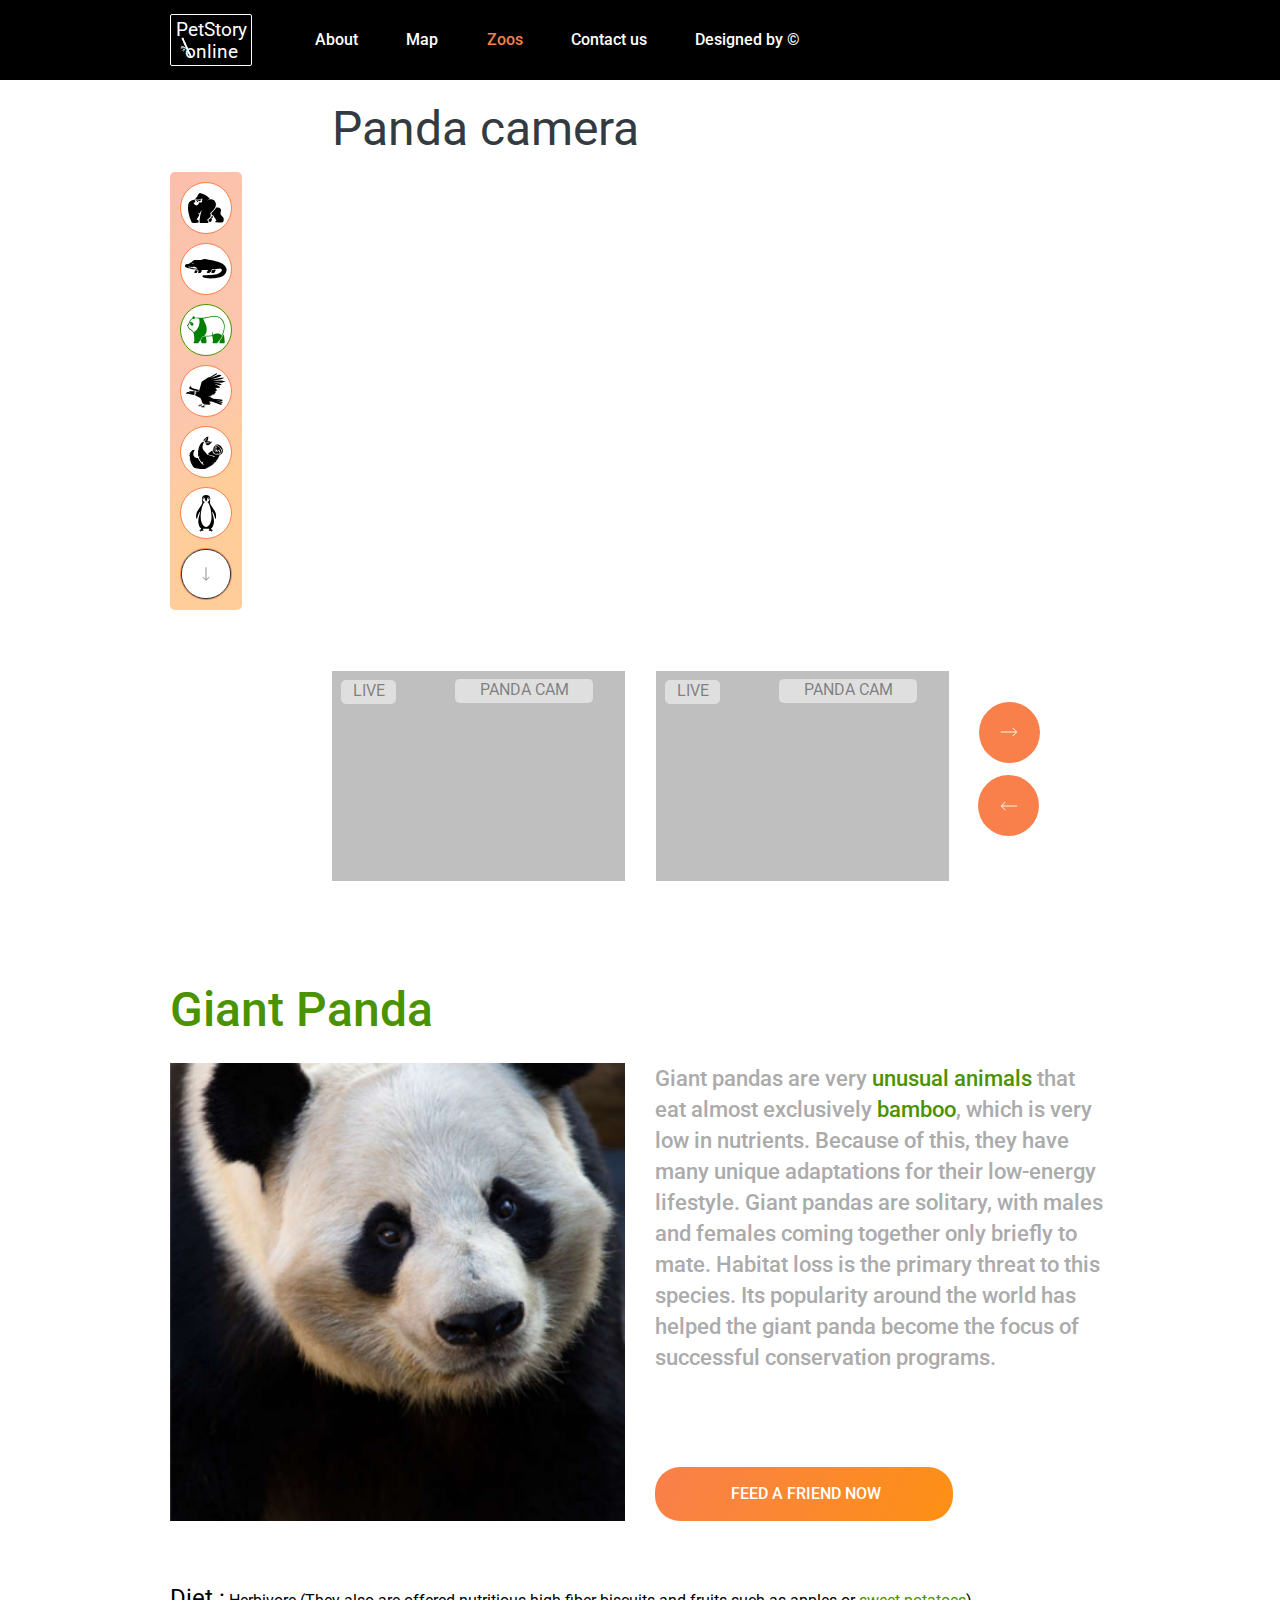
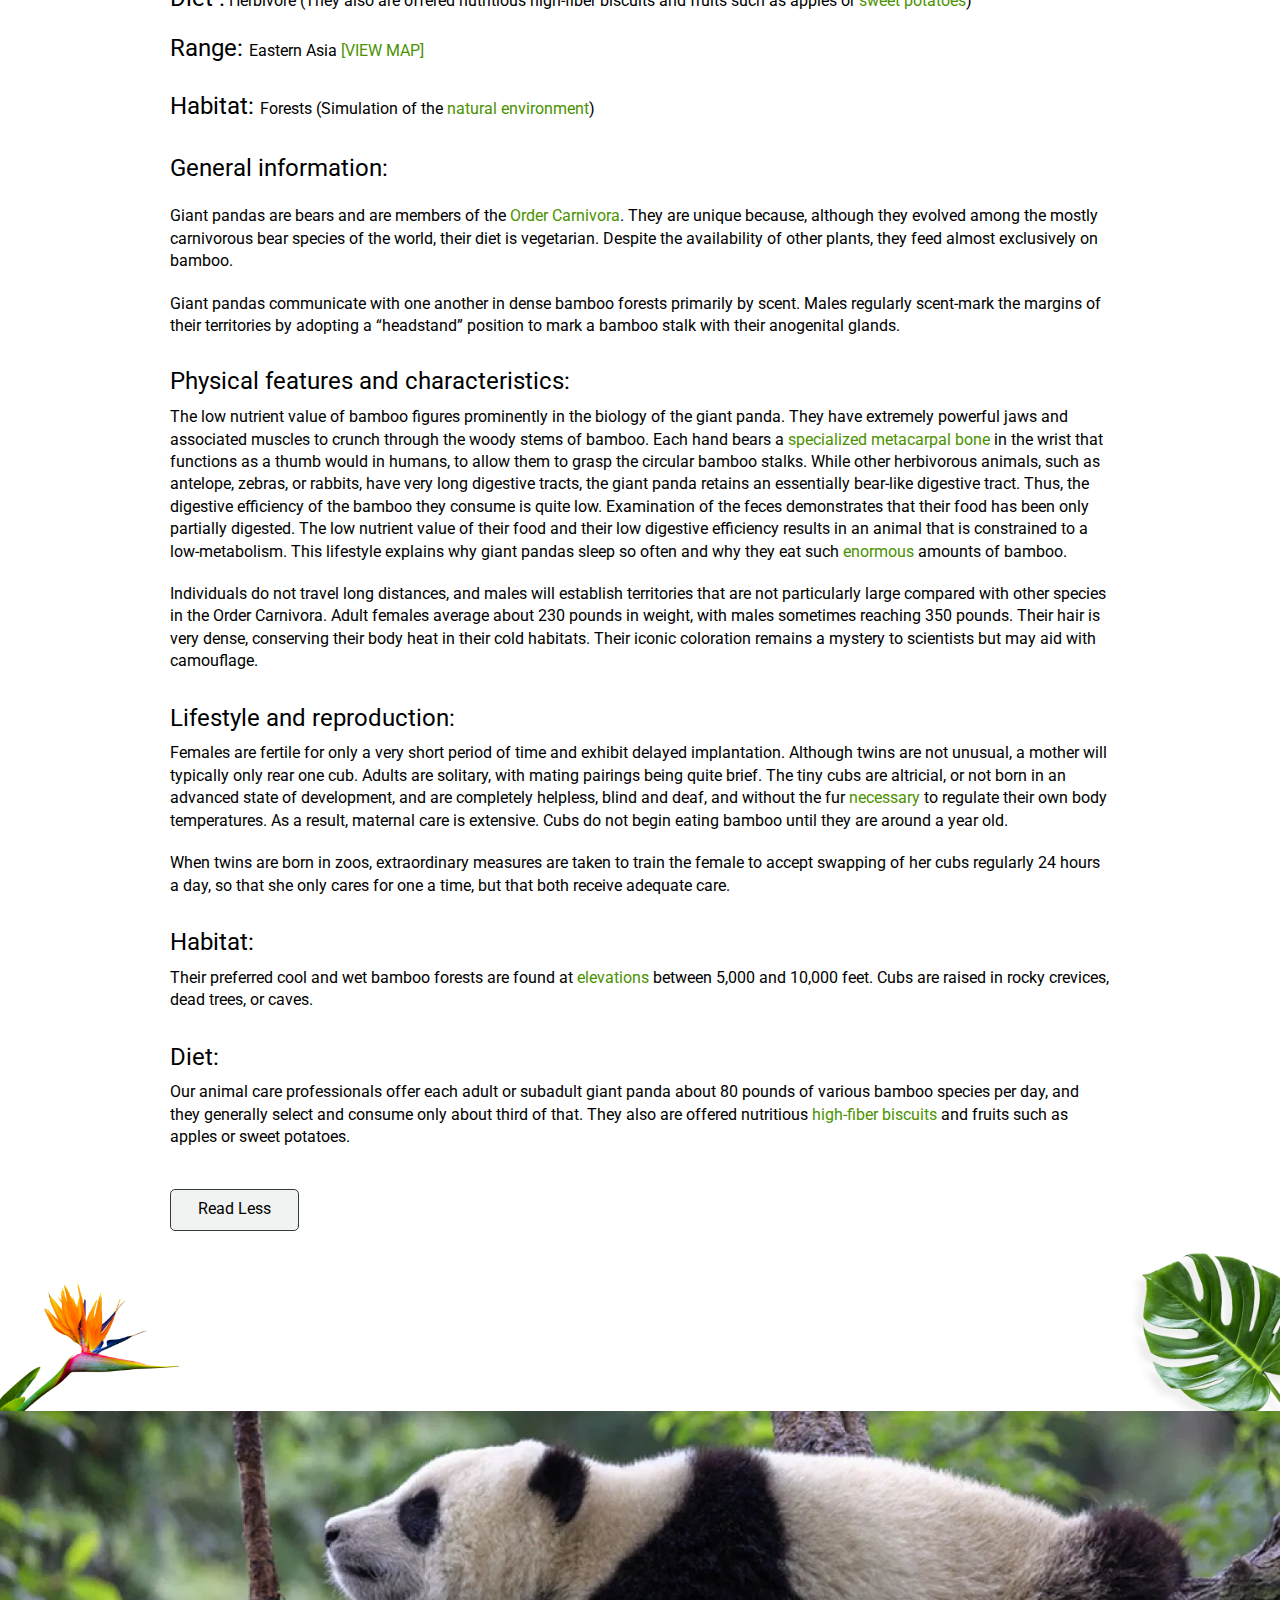
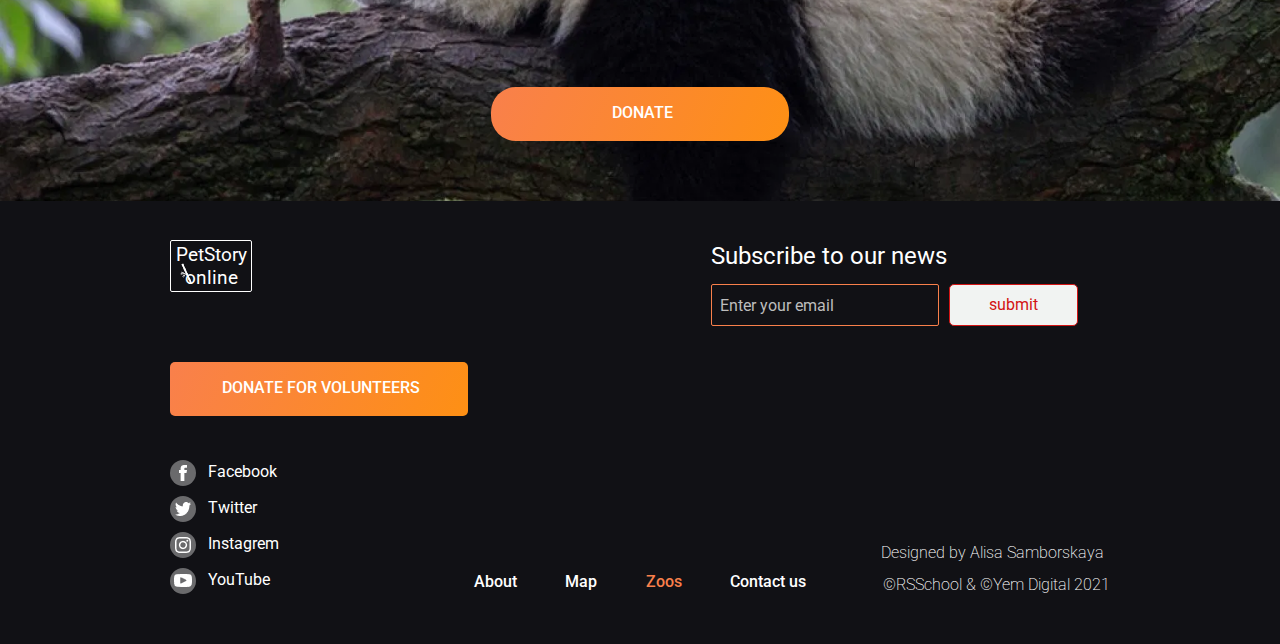
<file: online-zoo/pages/zoos/panda.html>
<!DOCTYPE html>
<html lang="en">
<head>
  <meta charset="UTF-8">
  <meta http-equiv="X-UA-Compatible" content="IE=edge">
  <meta name="viewport" content="width=device-width, initial-scale=1.0">
  <link rel="stylesheet" href="cam_page.css">
  <script src="cam.js" defer></script>
  <title>online-zoo</title>
</head>

<body>

  <header class="header">
    <h1>PetStory Online</h1>
    <div class="header__wrapper">
      <a href="../landing/landing.html" class="logo"> PetStory online </a>
      <nav class="nav">
        <ul class="nav__list_default">
          <li>
            <a
              class="nav__list-item_default"
              href="../landing/landing.html"
              >About</a
            >
          </li>
          <li>
            <a class="nav__list-item_default" href="../map/map.html"
              >Map</a
            >
          </li>
          <li>
            <a
              class="nav__list-item_selected"
              href="../zoos/panda.html"
              >Zoos</a
            >
          </li>
          <li><a class="nav__list-item_default" href="../404/404.html">Contact us</a></li>
          <li>
            <a
              class="nav__list-item_default"
              href="https://www.figma.com/file/jfEFwkXVj1WRq7sUHDr8os/PetStory-online"
              target="_blank"
              >Designed by ©</a
            >
          </li>
        </ul>
      </nav>
      <div class="header__burger-ico"></div>
    </div>
  </header>

  <main class="page-content-wrapper">

    <aside class="sidebar">
      <a href="./gorilla.html">
      <div class="sidebar__content">
        <div class="sidebar__content-icon-wrapper" title="Gorilla">
          <svg class="sidebar__content-icon svg-icon-gorilla" width="55" height="47" viewBox="0 0 55 47" fill="none" xmlns="http://www.w3.org/2000/svg">
            <path d="M29.2709 12.0862C29.2709 12.0862 31.6454 9.79615 33.7743 9.03281C33.7743 9.03281 28.7796 2.2264 18.2169 0C18.2169 0 14.6141 2.16279 13.959 6.42475C13.959 6.42475 11.1751 6.99725 11.1751 8.46031L14.5322 9.73254C14.5322 9.73254 20.919 8.77837 21.7378 8.9692C22.5566 9.16004 21.9834 11.45 21.2465 11.8317C21.2465 11.8317 21.4921 12.595 21.9834 12.9131C21.9834 12.9131 20.3458 15.5212 16.088 14.1217C16.088 14.1217 18.4625 18.0656 12.4852 19.0834C12.4852 19.0834 9.04615 18.3201 8.55487 14.7578C8.55487 14.7578 12.5671 15.0123 12.9765 15.4576C12.9765 15.4576 13.8772 14.9487 10.6019 14.5034C10.6019 14.5034 10.1106 14.1217 11.912 12.9131L10.6838 12.8495L10.3563 10.1778C10.3563 10.1778 2.82317 11.5137 0.939896 16.0301C0.939896 16.0301 -3.23606 25.3809 6.01654 45.6094C6.01654 45.6094 12.1576 46.5635 16.2517 45.4185C16.2517 45.4185 16.4974 42.4924 15.9242 42.1107L13.2221 40.9021C13.2221 40.9021 18.5444 33.6504 16.9068 32.3146C16.9068 32.3146 15.351 31.1696 14.9416 30.4698C14.9416 30.4698 17.2343 31.3604 18.135 31.3604C18.135 31.3604 19.1995 28.0526 21.2465 25.699C21.2465 25.699 16.3336 41.6018 18.3806 45.991C18.3806 45.991 32.1367 49.0444 31.3998 44.528C31.3998 44.528 31.4817 42.8741 29.3528 41.4746C29.3528 41.4746 33.1193 38.1668 33.2831 37.7215C33.2831 37.7215 36.3946 36.3857 34.1019 30.9151C31.8092 25.4445 34.02 30.7879 34.02 30.7879C34.02 30.7879 49.6593 19.6559 39.5879 10.8775C39.5879 10.8775 35.5757 7.18808 29.2709 12.0862Z" />
            <path d="M20.625 10.0511H18.4499H12.6777L11.1719 9.40002C11.1719 9.40002 11.8411 11.6788 12.1757 11.8416C12.1757 11.8416 14.0162 11.923 15.02 11.2719C15.02 11.2719 16.9441 12.7368 17.5297 12.8182C17.5297 12.8182 20.374 11.5974 20.625 10.0511Z" />
            <path d="M14.5602 11.9636L13.8788 13.0512C13.8788 13.0512 13.3109 13.6727 14.5602 13.6727H15.4688V12.2744C15.4688 12.2744 15.0145 11.9636 14.7873 11.9636" />
            <path d="M13.75 11.9636L13.0134 12.8182L12.0312 12.7114C12.0312 12.7114 12.7679 12.017 13.75 11.9636Z" />
            <path d="M43.4148 22.248C43.4148 22.248 39.7543 28.1715 36.0938 30.6825L36.6632 34.4169C36.6632 34.4169 38.5341 34.0306 38.6968 34.1593C38.8595 34.2881 43.9029 42.1431 43.8215 42.5938C43.8215 42.5938 42.1133 43.1733 42.1133 43.624L41.9506 44.9761C41.9506 44.9761 50.9799 45.6843 53.583 44.9761C53.583 44.9761 56.3487 42.5294 54.1524 37.2498C54.1524 37.2498 50.2478 33.773 50.1665 32.6141C50.1665 32.6141 49.4344 30.6181 50.6545 28.1715C50.7359 28.0427 52.6068 21.733 43.4148 22.248Z" />
            <path d="M36.2801 36.026C36.2801 36.026 36.3677 38.0685 30.9375 41.3726C30.9375 41.3726 33.3898 43.7154 32.8643 44.4363L35.3167 44.196C35.3167 44.196 36.9808 40.5916 36.9808 40.2312C36.9808 40.2312 35.7546 39.4502 35.5794 39.0297C35.5794 39.0297 39.9586 37.2275 38.2945 36.026C37.8566 35.8458 36.2801 35.8458 36.2801 36.026Z" />
          </svg>
        </div>
      </a>

      <a href="./alligator.html">
        <div class="sidebar__content-icon-wrapper" title="Alligator">
          <svg class="sidebar__content-icon svg-icon-alligator" width="64" height="30" viewBox="0 0 64 30" fill="none" xmlns="http://www.w3.org/2000/svg">
            <path d="M19.6001 18.4318C19.434 18.1912 19.2528 17.9248 19.1235 17.7299C19.1131 17.7144 19.1002 17.7016 19.0856 17.6921C19.071 17.6827 19.055 17.6769 19.0385 17.6751C18.3946 17.599 16.8228 17.4087 15.7251 17.2762C15.7079 17.2743 15.6906 17.2767 15.6742 17.2831C15.6578 17.2895 15.6427 17.2999 15.6298 17.3136C15.6169 17.3272 15.6064 17.3439 15.599 17.3627C15.5916 17.3814 15.5875 17.4017 15.5869 17.4224C15.5768 17.7451 15.5844 18.0862 15.5958 18.2872C15.177 18.6739 14.8039 19.1272 14.4866 19.6346C14.3759 19.8029 14.3069 20.0052 14.2875 20.2183C14.2681 20.4315 14.299 20.647 14.3768 20.84C14.4546 21.033 14.576 21.1959 14.7273 21.3098C14.8785 21.4238 15.0534 21.4843 15.232 21.4845H17.2208C17.3805 21.4846 17.5381 21.442 17.6824 21.3598C17.8267 21.2777 17.9539 21.158 18.0549 21.0094L19.6026 18.6236C19.6204 18.5961 19.6298 18.562 19.6294 18.5272C19.6289 18.4923 19.6186 18.4587 19.6001 18.4318ZM61.589 10.6608C59.8892 8.76219 57.3109 7.06608 53.7046 5.47199C46.8672 2.45129 30.6497 0.10354 29.9626 0.00457493C29.894 -0.00484589 29.8245 0.000308609 29.7573 0.0198012L24.1305 1.70981H15.8898C14.2889 1.70981 11.594 2.43758 10.8575 4.3712C8.80528 5.68819 6.37024 7.27924 5.7301 7.69793C5.06969 7.61572 2.90464 7.46194 1.00199 8.63582C0.684101 8.83186 0.420471 9.1346 0.24314 9.50723C0.0658092 9.87987 -0.0175858 10.3063 0.00309104 10.7348C0.0237679 11.1633 0.147626 11.5754 0.359612 11.9209C0.571597 12.2664 0.862581 12.5306 1.1972 12.6812C1.21044 12.6877 1.22399 12.6933 1.23776 12.6979C1.46212 12.7756 6.74671 14.6163 8.63542 14.9178C9.18809 15.0061 9.78639 15.1081 10.4354 15.2177C11.5864 15.4126 12.8679 15.6288 14.3028 15.8435C14.3025 15.8435 14.3022 15.8433 14.3019 15.843C14.3017 15.8428 14.3016 15.8424 14.3016 15.842L19.6495 16.5027C19.6495 16.5027 20.7904 18.2597 20.9653 18.4912C20.6666 18.9107 20.4292 19.3879 20.263 19.9026C20.2027 20.0761 20.179 20.2648 20.194 20.452C20.209 20.6392 20.2623 20.819 20.3491 20.9756C20.4358 21.1321 20.5535 21.2604 20.6915 21.3492C20.8295 21.438 20.9836 21.4845 21.1402 21.4845H23.2038C23.3655 21.485 23.5252 21.4415 23.671 21.3574C23.8167 21.2733 23.9448 21.1507 24.0455 20.9988L25.573 18.7089C25.7179 18.4918 25.8006 18.2242 25.8087 17.9461C25.8143 17.7424 25.815 17.4466 25.7961 17.074C25.7951 17.0531 25.7977 17.0322 25.8038 17.0125C25.8098 16.9929 25.8192 16.975 25.8313 16.9599C25.8434 16.9448 25.8579 16.9329 25.874 16.9248C25.8901 16.9168 25.9074 16.9129 25.9249 16.9132C27.3984 16.9495 33.1107 16.9239 35.0524 16.8371C35.082 16.8356 35.1112 16.8467 35.1347 16.8683C35.1583 16.89 35.1748 16.9209 35.1813 16.9557C35.2499 17.2859 35.2681 17.6283 35.2351 17.9664C34.6149 18.3918 34.0878 18.9883 33.6975 19.7066C33.6014 19.8785 33.5461 20.0785 33.5373 20.2853C33.5286 20.4921 33.5669 20.6978 33.648 20.8804C33.7291 21.0631 33.85 21.2158 33.9979 21.3223C34.1457 21.4288 34.3148 21.485 34.4872 21.4849H37.3273C37.5215 21.4851 37.7121 21.422 37.8787 21.3022C38.3731 20.7998 39.6354 19.5297 39.8763 19.2872C39.9029 19.2602 39.9245 19.2269 39.9397 19.1894L41.2265 16.0627L41.4483 16.0384C41.821 15.9973 42.5122 15.9275 43.3902 15.8953C46.2385 15.7907 51.6144 14.9589 53.5956 14.5874C54.4031 14.4351 55.6618 15.0868 56.345 16.0094C56.5542 16.2926 56.8875 16.8499 56.7621 17.3949C56.3006 19.3864 54.1876 21.2393 50.812 22.6142C46.6441 24.3118 33.6196 24.8934 28.2134 25.0639C27.9056 25.0739 27.6102 25.2113 27.3771 25.4529C27.144 25.6944 26.9876 26.0254 26.9344 26.3896C26.8811 26.7538 26.9343 27.1289 27.0849 27.4514C27.2355 27.7739 27.4743 28.024 27.7608 28.1593C30.0729 29.2494 34.062 30 39.1096 30C43.3497 30 48.3376 29.4702 53.7034 28.1669C60.7778 26.4495 64 20.9805 64 16.6261C64 14.4549 63.1887 12.4482 61.589 10.6608ZM12.2595 5.98357C12.3989 5.98357 12.5351 6.03321 12.651 6.12623C12.7669 6.21925 12.8573 6.35146 12.9106 6.50614C12.9639 6.66082 12.9779 6.83103 12.9507 6.99524C12.9235 7.15945 12.8564 7.31029 12.7578 7.42868C12.6593 7.54706 12.5337 7.62769 12.397 7.66035C12.2602 7.69302 12.1185 7.67625 11.9898 7.61218C11.861 7.54811 11.7509 7.43961 11.6735 7.3004C11.596 7.16119 11.5547 6.99752 11.5547 6.83009C11.5547 6.60559 11.629 6.3903 11.7611 6.23155C11.8933 6.0728 12.0726 5.98361 12.2595 5.98357ZM10.5939 13.8611C9.94358 13.75 9.34147 13.648 8.78626 13.5597C7.45783 13.3481 4.20265 12.2792 2.55098 11.722C3.10239 11.7981 3.53083 11.8149 3.54224 11.8149C3.87435 11.8149 4.68814 11.8407 5.62996 11.8712C6.43869 11.8956 7.3336 11.9245 8.17275 11.9458L8.88133 12.9781C8.89822 13.0026 8.91985 13.0218 8.94433 13.034C8.96881 13.0461 8.9954 13.0509 9.02178 13.0479C9.04816 13.0449 9.07352 13.0342 9.09566 13.0167C9.1178 12.9993 9.13604 12.9755 9.1488 12.9476L9.58992 11.9732C9.83329 11.9747 10.0602 11.9763 10.2668 11.9763L10.8448 12.9568C10.8601 12.9828 10.8805 13.004 10.9041 13.0184C10.9278 13.0328 10.954 13.04 10.9805 13.0394C11.0071 13.0388 11.0331 13.0304 11.0562 13.0149C11.0794 12.9995 11.0991 12.9774 11.1136 12.9507L11.6713 11.9093C13.8135 11.7326 17.2474 11.4647 19.1526 15.0792C15.6655 14.7199 12.8742 14.2479 10.5939 13.8611ZM40.5483 20.0594C40.507 20.2538 40.509 20.458 40.5543 20.6512C40.5996 20.8444 40.6864 21.0198 40.8061 21.1599C40.9935 21.3732 41.2431 21.4897 41.5013 21.4845H44.2205C44.3822 21.4851 44.542 21.4418 44.6877 21.3576C44.8335 21.2735 44.9615 21.1508 45.0622 20.9988L46.7658 18.4409C46.8678 18.2884 46.9396 18.1101 46.9759 17.9194C47.0121 17.7288 47.0118 17.5307 46.975 17.3401L46.925 16.8479C46.9213 16.8092 46.9053 16.7737 46.8803 16.7489C46.8553 16.724 46.8233 16.7117 46.7909 16.7145C45.6398 16.8155 42.5988 17.0142 41.8955 17.0664C41.8644 17.0686 41.8351 17.0845 41.8133 17.111C41.7914 17.1376 41.7785 17.1729 41.777 17.2103C41.76 17.4759 41.7591 17.7427 41.7741 18.0085C41.4675 18.2367 41.2014 18.5353 40.991 18.8873C40.7807 19.2392 40.6302 19.6375 40.5483 20.0594Z" />
          </svg>
        </div>
      </a>

      <!-- <a href="./panda.html"> -->
        <div class="sidebar__content-icon-wrapper-active" title="Panda">
          <svg class="sidebar__content-icon svg-icon-panda" width="58" height="42" viewBox="0 0 58 42" fill="none" xmlns="http://www.w3.org/2000/svg">
            <path d="M53.7501 31.5338C56.0937 27.0938 58 21.6492 58 15.8465C58 12.9318 57.0706 9.61843 55.5138 6.98355C54.1526 4.67954 51.6283 1.70282 47.3301 0.605337C41.8905 -0.783412 36.3792 0.511685 31.9507 1.55244C30.3503 1.92853 28.8386 2.28374 27.5437 2.45941C24.64 2.85302 21.5721 2.79536 18.9349 2.69555H18.9331C18.5205 2.6799 18.1174 2.66331 17.7283 2.64725C16.0621 2.57835 12.2248 2.51226 12.2248 2.51226C12.0154 1.64021 11.538 0.925767 10.9421 0.595972C10.6896 0.458575 10.414 0.388928 10.1355 0.392146C9.85694 0.395365 9.58256 0.471365 9.33249 0.614568C8.51285 1.04792 8.11983 2.01081 8.30562 3.09786C6.99233 3.75825 5.70929 5.07275 4.93115 6.10642C4.26304 6.99385 3.69648 8.39504 3.14837 9.75007C2.5903 11.1301 2.01331 12.5571 1.43586 13.1334C1.29451 13.2733 1.1695 13.4342 1.06404 13.6121C1.06221 13.6121 1.06037 13.6109 1.05842 13.6105C0.937676 13.5821 0.813179 13.5835 0.692918 13.6146C0.572657 13.6456 0.459286 13.7057 0.360075 13.7909C0.260865 13.8761 0.178006 13.9846 0.116811 14.1094C0.0556166 14.2341 0.0174376 14.3725 0.00472252 14.5155C-0.00799251 14.6585 0.00503716 14.803 0.0429759 14.9398C0.0809147 15.0766 0.142925 15.2026 0.22503 15.3098C0.307136 15.4169 0.407523 15.5029 0.519755 15.5621C0.631987 15.6214 0.753586 15.6526 0.876754 15.6537C0.981015 16.0329 1.12183 16.397 1.29649 16.739C2.45849 19.0738 4.29662 20.5253 5.91835 21.8057C6.81238 22.5116 7.65666 23.1784 8.31078 23.9231C8.80153 24.5013 9.22839 25.1489 9.58144 25.8507C9.58534 25.8597 9.5905 25.8673 9.59474 25.876C10.2587 27.1729 10.7854 28.7551 10.8837 30.2662C11.0081 32.1754 11.3023 37.3304 11.3948 38.9588C11.0753 39.0774 10.7755 39.2591 10.5086 39.4959C10.31 39.6712 10.1643 39.9157 10.0925 40.194C10.0208 40.4723 10.0267 40.77 10.1094 41.0442C10.1879 41.3239 10.3406 41.5673 10.5454 41.7391C10.7503 41.911 10.9966 42.0023 11.2488 42H16.6801C16.8551 42.0002 17.028 41.9557 17.1866 41.8695C17.3453 41.7833 17.4858 41.6576 17.5983 41.5012C18.7995 39.834 21.7957 35.5371 23.6919 31.6385C31.0323 31.6301 36.0454 31.3192 38.9697 30.6886C39.4052 33.9029 39.9805 37.5655 40.1907 38.8864C40.0092 38.9855 39.8376 39.1075 39.6788 39.2502C39.4616 39.4457 39.3022 39.7157 39.223 40.0224C39.1438 40.329 39.1488 40.6568 39.2373 40.96C39.3257 41.2631 39.4932 41.5264 39.7163 41.7128C39.9394 41.8993 40.2068 41.9996 40.4812 41.9997H45.5721C45.8732 41.9993 46.1652 41.8786 46.3994 41.6576C48.0783 40.0679 51.1503 36.4367 53.712 31.6063C53.7262 31.5832 53.7389 31.559 53.7501 31.5338ZM17.8733 16.2565C16.2311 20.2734 13.3406 23.5228 10.2615 24.8481C9.90794 24.2025 9.49559 23.6034 9.03162 23.0613C8.31136 22.2413 7.42994 21.5455 6.49672 20.8086C4.89206 19.5413 3.23227 18.2309 2.18879 16.1342C1.55357 14.8579 1.79083 14.3637 2.10649 14.0488C2.8522 13.3046 3.44936 11.8278 4.08171 10.2641C4.5991 8.98439 5.13414 7.6612 5.70643 6.9014C6.39895 5.98132 7.63052 4.70897 8.82232 4.15106C8.9394 4.09606 9.04467 4.01165 9.13065 3.90382C9.78214 5.01535 11.3338 4.85146 11.7233 3.83933C11.7505 3.76662 11.7706 3.69061 11.7834 3.61269C13.4234 3.86167 16.0367 3.78193 17.6919 3.8507C17.9725 3.86234 18.2618 3.87412 18.5548 3.88562C19.7618 7.84222 19.5238 12.2191 17.8733 16.2565ZM49.524 27.2852C48.5624 27.0767 43.7899 26.2342 39.7872 28.9726C39.5968 27.4624 39.4669 26.2065 39.4669 25.5927C39.4669 25.433 39.4126 25.2798 39.3158 25.1669C39.2191 25.054 39.0879 24.9906 38.9511 24.9906C38.8143 24.9906 38.6831 25.054 38.5864 25.1669C38.4897 25.2798 38.4353 25.433 38.4353 25.5927C38.4353 26.3055 38.5912 27.7746 38.8121 29.4983C36.3147 30.0429 32.1963 30.346 26.293 30.418C27.4682 29.585 28.4053 28.3893 29.0897 26.8341C30.0428 24.6698 30.464 21.8499 30.3079 18.6791C30.132 15.1069 27.7803 10.2953 25.8906 6.42952C25.4529 5.53433 25.0338 4.67686 24.6848 3.918C25.6787 3.8705 26.678 3.78889 27.6624 3.65537C28.9997 3.47421 30.5318 3.11405 32.1538 2.73221C36.4876 1.71366 41.8811 0.445993 47.1091 1.78109C54.2918 3.61563 56.9684 11.3821 56.9684 15.8465C56.9684 20.9849 55.4042 25.8407 53.3859 29.9204C52.7933 28.886 51.5584 27.727 49.524 27.2852Z" />
            <path d="M6.89343 9.19394C4.50433 8.27011 3.11475 10.8646 4.6352 12.3883C5.46664 13.221 6.25702 15.1507 8.06361 14.9906C10.9339 14.7369 10.6696 10.6525 6.89343 9.19394ZM5.81115 11.7043C5.66947 11.7043 5.53097 11.6617 5.41317 11.5818C5.29537 11.502 5.20355 11.3886 5.14933 11.2558C5.09512 11.1231 5.08093 10.977 5.10857 10.8361C5.13621 10.6952 5.20444 10.5658 5.30462 10.4642C5.4048 10.3626 5.53244 10.2934 5.6714 10.2653C5.81036 10.2373 5.95439 10.2517 6.08529 10.3067C6.21618 10.3617 6.32806 10.4548 6.40677 10.5742C6.48549 10.6937 6.5275 10.8342 6.5275 10.9778C6.52746 11.1705 6.45198 11.3552 6.31765 11.4915C6.18331 11.6277 6.00113 11.7042 5.81115 11.7043Z" />
            <path d="M29.2534 32.1105C29.2471 32.0787 29.2322 32.0504 29.2113 32.0304C29.1903 32.0104 29.1645 31.9996 29.138 32C28.5727 32.0074 25.5797 32.0461 24.3108 32.0523C24.2913 32.0522 24.272 32.0584 24.255 32.0701C24.2379 32.0818 24.2236 32.0988 24.2134 32.1193C23.3977 33.7222 21.9669 36.2164 21.0219 37.8401C21.0064 37.8669 20.9987 37.8994 21.0002 37.9323C21.0017 37.9652 21.0122 37.9964 21.03 38.0209L22.3505 39.8507L22.3364 39.8768C22.3317 39.887 22.3258 39.8972 22.3211 39.9073C22.2181 40.116 22.1619 40.3549 22.1583 40.5993C22.1547 40.8437 22.2039 41.0849 22.3007 41.2981C22.3975 41.5112 22.5386 41.6886 22.7092 41.812C22.8799 41.9354 23.0741 42.0003 23.2718 42H28.8868C29.0353 41.9999 29.1823 41.9631 29.3191 41.8917C29.456 41.8203 29.5799 41.7158 29.6836 41.5843C29.7873 41.4528 29.8686 41.297 29.9229 41.1261C29.9772 40.9552 30.0033 40.7725 29.9997 40.5889C29.9809 39.6429 29.9315 38.1577 29.8093 36.546C29.7081 35.0532 29.5223 33.5711 29.2534 32.1105Z" />
            <path d="M56.468 28.0889C56.4604 28.0636 56.4464 28.0415 56.4278 28.0256C56.4092 28.0097 56.387 28.0008 56.3639 28.0001C56.3409 27.9993 56.3182 28.0067 56.2989 28.0213C56.2795 28.0359 56.2644 28.0569 56.2556 28.0818C56.1031 28.5141 55.9319 28.9372 55.7429 29.3495C54.1619 32.8023 52.2445 36.0311 50.0286 38.9719C50.0097 38.9966 49.9995 39.0286 50 39.0617C50.0005 39.0947 50.0117 39.1264 50.0313 39.1502L50.4144 39.6212C50.3018 39.7766 50.2074 39.9486 50.1335 40.1328C50.0542 40.3363 50.0204 40.5599 50.0351 40.7828C50.0498 41.0057 50.1126 41.2206 50.2177 41.4076C50.3112 41.5855 50.4418 41.733 50.5972 41.8366C50.7526 41.9401 50.9279 41.9963 51.1069 42H56.9229C57.0665 41.9999 57.2086 41.9664 57.341 41.9014C57.4733 41.8364 57.5931 41.7412 57.6935 41.6214C57.7938 41.5017 57.8725 41.3598 57.9251 41.204C57.9777 41.0483 58.0031 40.8819 57.9997 40.7145C57.9422 38.0216 57.6751 32.0536 56.468 28.0889Z" />
          </svg>
        </div>
      <!-- </a> -->

      <a href="./eagle.html">
        <div class="sidebar__content-icon-wrapper" title="Eagle">
          <svg class="sidebar__content-icon svg-icon-eagle" width="54" height="48" viewBox="0 0 54 48" fill="none" xmlns="http://www.w3.org/2000/svg">
            <path d="M17.6416 25.2826L21.2912 11.837L30.6367 5.74636H32.5354L42.0267 0V1.83862L33.1832 7.0102L44.5086 2.52817L48.5969 2.64342L45.8228 5.28634L34.287 8.96359L47.575 6.55067L52.5394 6.66543L48.1589 8.50405L36.3314 10.5727L48.5969 10.3432L54 11.607L48.5969 13.3309L37.4998 12.6413L46.4067 14.4804L48.8892 16.5491L45.3847 16.8938L38.3759 14.8247L45.2383 18.1577L46.4067 20.3416L39.69 20.6863L41.4423 21.9394L42.0267 24.2488L39.8359 25.2826L40.5662 27.2365L38.8139 28.0413L38.9598 29.4204H35.8202V30.9147H33.1832L34.1412 32.0638L30.1993 31.6043L34.1412 33.5572L37.2082 35.2815L48.5969 36.0858L50.2033 37.6944L48.5969 38.6145L40.5662 36.6611L49.473 39.534L50.7872 40.7979H47.1363L40.5662 38.6145L48.4511 41.6022L49.473 42.9822L47.1363 43.5556L35.1637 39.0745L31.5128 38.8445L33.9954 42.2917L31.6593 41.7174L33.1832 43.5556L25.0885 42.9822L22.1679 41.1426L21.7299 39.0745L19.539 34.3615L11.5082 30.109L13.5601 30.1417L11.5082 28.6092L14.34 28.4564L12.393 27.6135L14.2426 27.3835L12.5878 26.4639L14.8265 25.9277L12.9769 24.6248L17.6416 25.2826Z" />
            <path d="M17.7051 23.228L7.76266 20.6848L6.46917 17.7778L4.42639 19.8546V21.4113L10.4187 23.9029L17.2956 24.8889L17.7051 23.228Z" />
            <path d="M26.5576 44.6635L24.6831 45.7587V46.7558L24.9945 47.5024L23.4329 46.9543V45.6601L22.4172 46.9048L22.9639 48L21.2461 46.6058L23.1207 44.6635L24.4478 44.4445L26.5576 44.6635Z" />
            <path d="M22.1313 44.4445L20.7845 45.0047L20.3609 46.1723L21.2781 47.1111L20.7845 46.179L22.1313 44.4445Z" />
            <path d="M22.1313 43.555L20.1672 44.7858L19.78 45.5089L19.1167 45.7031L19.9329 44.2936L18.5486 44.7957L18.1894 46.2222L17.7191 45.4987L18.5216 44.0204L17.47 44.7336L17.36 45.8501L16.8199 44.8886L18.1063 43.3898H20.4857L21.2194 42.6666L22.1313 43.555Z" />
            <path d="M0.514134 27.0751L1.67467 26.1379H3.54336L3.6087 25.6171L5.54272 24.8889H11.3041L13.2788 26.1902L10.1843 26.503L12.9565 27.5556L9.92663 28.0112L12.7636 28.7917H10.1843L11.9901 30.2222H10.1534L2.9973 28.4276H1.16004L0.000120163 28.9737L0.514134 27.0751ZM5.2851 26.8099C5.55012 26.8099 5.7646 26.6364 5.7646 26.423C5.7646 26.2086 5.5495 26.0355 5.2851 26.0355C5.01946 26.0355 4.80436 26.2091 4.80436 26.423C4.80436 26.6364 5.02008 26.8099 5.2851 26.8099Z" />
          </svg>
        </div>
      </a>


        <div class="sidebar__content-icon-wrapper" title="Sloth">
          <svg class="sidebar__content-icon svg-icon-sloth" width="50" height="49" viewBox="0 0 50 49" fill="none" xmlns="http://www.w3.org/2000/svg">
            <path d="M31.935 8.61115C31.1581 8.29831 25.9519 6.81151 24.3206 9.15879C24.3206 9.15879 23.6988 9.70643 24.7094 11.0371C24.7094 11.0371 25.4863 9.55032 26.5744 9.39358C26.7725 9.36526 27.0469 9.35267 27.3669 9.34889L27.5069 8.21963L27.7869 9.34889C29.2306 9.36211 31.2631 9.48926 32.0131 9.31553C32.0131 9.31553 31.4694 9.70643 29.4487 9.78511L29.5262 11.8196L28.8594 9.804C28.0131 9.82917 27.3531 9.8575 26.6731 10.1225L26.8069 12.68L26.1519 10.3711C25.6756 10.6412 25.1644 11.0472 24.5538 11.6628C24.5538 11.6628 25.2531 13.6973 27.1956 13.6192C29.1381 13.5411 33.2562 10.2541 33.8781 8.37636C33.8775 8.37636 32.7119 8.92463 31.935 8.61115Z" />
            <path d="M26.8105 1.47044C26.0224 1.75433 21.1449 4.11483 21.4674 6.96192C21.4674 6.96192 21.3624 7.78715 22.9937 8.10944C22.9937 8.10944 22.5974 6.47723 23.3093 5.63437C23.4387 5.48078 23.6362 5.28816 23.8731 5.07225L23.2356 4.13309L24.1881 4.79214C25.2781 3.8385 26.8843 2.57767 27.3318 1.94694C27.3318 1.94694 27.1818 2.60285 25.7199 4.00971L27.1168 5.48204L25.2912 4.41761C24.6743 5.00112 24.1981 5.46252 23.8631 6.11528L25.6456 7.942L23.6362 6.6497C23.4574 7.17027 23.3412 7.81485 23.2887 8.68351C23.2887 8.68351 25.1512 9.74102 26.5543 8.38577C27.958 7.03116 28.8805 1.82105 28.1105 9.99995e-07C28.1112 -0.00125794 27.5987 1.18655 26.8105 1.47044Z" />
            <path d="M49.8061 20.0366C49.7286 17.8454 47.2417 15.4975 46.1542 14.2455C45.0667 12.9935 42.8911 12.4459 40.9486 12.4459C39.0061 12.4459 37.9961 14.0894 37.9961 14.0894C37.9961 14.0894 40.7936 13.385 41.5705 13.6198C42.3474 13.8546 46.2324 16.5154 47.7867 19.4109C49.3405 22.3065 47.6311 24.3409 46.8542 25.8277C46.0774 27.3145 42.8136 27.706 40.0942 27.4713C37.3749 27.2365 35.8986 25.8277 35.2768 24.5757C34.6549 23.3237 34.733 21.0545 34.733 21.0545L27.7399 26.2973C28.3618 27.3926 30.848 28.3317 32.7124 28.4885C34.5774 28.6452 37.0636 29.7405 37.763 30.2101C38.4624 30.6797 37.2968 31.3053 37.2968 31.3053C34.888 29.8966 29.4493 28.2537 28.3612 28.2537C27.2737 28.2537 22.1449 21.993 20.7468 19.9586C19.3481 17.9241 19.9699 16.2806 19.9699 14.8718C19.9699 13.4631 21.9124 9.3942 21.9124 9.3942C21.9124 9.3942 21.5237 7.43781 18.8824 9.55093C16.7412 11.2637 14.6006 14.982 13.6175 19.8295C14.6012 18.9036 15.4637 18.0809 15.4637 18.0809L13.44 20.8127C13.3025 21.648 13.1962 22.511 13.1325 23.4017C13.0843 24.0797 13.0631 24.7129 13.0625 25.3103L14.7637 23.9494L13.0693 25.8995C13.125 28.1819 13.5118 29.879 14.0037 31.2556L15.3074 29.1922L14.5125 32.5171C14.9237 33.4348 15.3525 34.2173 15.6956 34.9827C16.3049 36.3411 17.7424 38.0186 19.0262 39.3688L21.0568 37.6428L20.0618 40.427C20.6193 40.9828 21.0724 41.4146 21.2899 41.6343C22.0668 42.4167 20.9793 42.8082 20.9793 42.8082C17.4049 41.4001 12.9762 32.7141 12.9762 32.7141C12.9762 32.7141 9.01372 33.0269 7.14873 30.2101C5.28373 27.3932 6.60498 23.8713 7.61498 21.8369C8.62497 19.8024 7.61498 20.3501 7.61498 20.3501C7.61498 20.3501 5.74998 20.6629 5.20623 20.8977C4.66248 21.1325 1.39875 25.0453 0.932497 25.5149C0.466248 25.9845 0.388749 26.7669 0.388749 26.7669L1.70937 25.5929C1.70937 25.5929 1.32062 26.7669 0.776872 27.7841C0.233124 28.8013 0 30.8358 0 30.8358L1.16562 29.1922V34.2003C0.776872 36.5482 1.16562 37.3306 1.16562 37.3306L1.94249 33.8874C1.94249 33.8874 1.94249 36.5482 1.94249 37.4087C1.94249 38.2691 3.96249 42.2606 5.90498 45.5471C7.84747 48.8335 20.5124 49.225 23.1543 48.9122C25.7649 48.6031 33.7605 43.862 37.848 40.1248L34.1105 40.6951L39.3955 38.5002C40.1086 37.6485 40.7792 36.7081 41.393 35.7544L38.3836 37.0171C38.4936 36.9435 40.1692 35.9508 41.913 34.921C43.8774 31.6862 45.143 28.5659 45.143 28.5659C45.143 28.5659 48.0955 26.9224 49.2611 25.2008C50.4273 23.4798 49.8836 22.2278 49.8061 20.0366Z" />
            <path d="M39.3942 17.0629C39.7805 17.0629 40.0936 16.7476 40.0936 16.3585C40.0936 15.9695 39.7805 15.6542 39.3942 15.6542C39.0079 15.6542 38.6948 15.9695 38.6948 16.3585C38.6948 16.7476 39.0079 17.0629 39.3942 17.0629Z" />
            <path d="M44.834 22.5407C45.2631 22.5407 45.6109 22.1904 45.6109 21.7583C45.6109 21.3261 45.2631 20.9758 44.834 20.9758C44.4049 20.9758 44.0571 21.3261 44.0571 21.7583C44.0571 22.1904 44.4049 22.5407 44.834 22.5407Z" />
            <path d="M39.3947 26.4534C40.4047 26.5314 44.2122 26.3753 45.2997 25.827C46.3872 25.2794 47.7859 23.6359 47.4753 22.1491C47.1647 20.6623 46.3097 17.5319 44.3672 16.2799C42.4247 15.0279 40.9485 14.4016 40.1716 14.4016C39.3947 14.4016 38.0735 14.3235 37.4522 15.1059C37.4522 15.1059 36.5972 15.6536 36.2091 18.0015C35.8204 20.3494 35.3541 22.1491 36.0535 23.6359C36.7528 25.1233 38.3847 26.3753 39.3947 26.4534ZM39.9385 15.4194C41.1041 16.4366 41.026 17.2191 40.6378 17.8454C40.2491 18.4717 39.7828 19.0193 39.7828 19.0193L39.2391 19.1761L38.5397 18.7065L38.2291 19.1761L38.3847 20.9757C38.3847 20.9757 39.1616 22.7754 40.2497 22.9321C41.3372 23.0889 42.1147 23.0889 42.1147 22.7754C42.1147 22.4619 41.8816 21.8362 42.4253 21.3666C42.9691 20.8971 44.6784 20.0366 45.2228 20.5055C45.7666 20.9751 46.3884 23.4791 45.8447 24.0268C45.3009 24.5744 45.3784 24.4964 44.9122 24.0268C44.4459 23.5572 43.436 21.4441 43.436 21.4441C43.436 21.4441 42.581 21.4441 42.581 22.1484C42.581 22.8528 43.1247 23.2437 42.3478 23.5572C41.571 23.87 39.3178 23.4004 38.9291 23.0095C38.5403 22.618 37.9966 21.8356 37.9191 21.0532C37.8416 20.2707 37.5303 19.4883 37.7635 19.0187C37.9966 18.5491 38.3072 17.688 38.6185 18.0796C38.9291 18.4705 39.2403 19.0187 39.6285 18.6272C40.0172 18.2363 40.2503 17.61 40.2503 17.61C40.2503 17.61 38.6185 17.2971 37.531 16.358C37.5297 16.3586 38.7728 14.4022 39.9385 15.4194ZM41.8035 21.5234L41.1041 22.2277C41.1041 22.2277 39.861 21.993 39.1616 20.9757C38.4622 19.9585 39.861 19.4889 39.861 19.4889C40.9485 20.0366 41.8035 21.5234 41.8035 21.5234Z" />
            </svg>
        </div>

        <div class="sidebar__content-icon-wrapper" title="Penguin">
          <svg class="sidebar__content-icon svg-icon-penguin" width="32" height="59" viewBox="0 0 32 59" fill="none" xmlns="http://www.w3.org/2000/svg">
            <path fill-rule="evenodd" clip-rule="evenodd" d="M11.0618 53.6969V55.2321L11.784 56.1838C12.5365 57.1767 11.3126 56.9259 10.0091 56.962L9.02201 56.9879L8.27471 57.567C6.94978 58.5909 6.32494 59.0925 6.70708 57.3744L6.90109 56.4951L5.49133 56.5032C4.06534 56.3999 4.25714 56.166 5.60568 55.6172L7.84905 54.7017L8.12422 53.5804C2.82156 49.7959 2.87394 40.7937 4.39805 35.0654L6.8015 26.0284C3.40952 29.852 3.51058 31.4012 1.94221 36.2501C1.51213 37.5809 0.502941 38.5562 0.201955 36.6868C-0.415507 32.8685 0.395973 28.1611 2.45713 25.0428C4.95944 21.2554 9.85119 14.2369 9.98177 12.6567C10.1728 10.3491 9.35693 8.07626 9.35693 5.37181C9.35693 -1.7906 22.6431 -1.7906 22.6431 5.37181C22.6431 8.07626 21.8272 10.3491 22.0182 12.6567C22.1488 14.2369 27.0406 21.2554 29.5429 25.0428C31.604 28.1611 32.4155 32.8685 31.798 36.6868C31.4971 38.5562 30.4879 37.5809 30.0578 36.2501C28.4894 31.4012 28.5905 29.852 25.1985 26.0284L27.602 35.0654C29.1261 40.7937 29.1784 49.7959 23.8758 53.5804L24.151 54.7017L26.3943 55.6172C27.7429 56.166 27.9347 56.3999 26.5087 56.5032L25.0989 56.4951L25.2929 57.3744C25.6751 59.0925 25.0502 58.5909 23.7253 57.567L22.978 56.9879L21.9909 56.962C20.6874 56.9259 19.4635 57.1767 20.216 56.1838L20.9382 55.2321V53.6969H11.0618ZM19.6059 4.78165C20.1068 4.78165 20.5126 5.18739 20.5126 5.68755C20.5126 6.1892 20.1068 6.59494 19.6059 6.59494C19.105 6.59494 18.6993 6.1892 18.6993 5.68755C18.6993 5.18739 19.105 4.78165 19.6059 4.78165ZM12.3941 4.78165C12.8942 4.78165 13.3 5.18739 13.3 5.68755C13.3 6.1892 12.8942 6.59494 12.3941 6.59494C11.8924 6.59494 11.4867 6.1892 11.4867 5.68755C11.4867 5.18739 11.8924 4.78165 12.3941 4.78165ZM15.9993 10.4214L17.9948 7.53699L17.2821 6.72256C17.3581 5.21026 19.0851 3.23246 20.5377 3.95836C22.0485 4.7123 22.1672 9.85487 18.1194 11.1319C22.362 14.5047 24.6356 27.6883 24.6356 35.224C24.6356 43.9142 20.7693 50.9593 16 50.9593C11.2307 50.9593 7.36438 43.9142 7.36438 35.224C7.36438 27.6979 9.67783 14.5393 13.9219 11.1451C9.70144 9.85192 9.95816 4.38402 11.6106 3.90008C13.0366 3.4818 14.5954 5.30542 14.6692 6.76609L14.0045 7.53699L15.9993 10.4214Z" />
            </svg>
        </div>

        <div class="sidebar__content-icon-wrapper" title="Go next">
          <svg class="sidebar__content-icon-stroke" width="62" height="62" viewBox="0 0 62 62" fill="none" xmlns="http://www.w3.org/2000/svg">
            <circle cx="31" cy="31" r="30.5" transform="rotate(90 31 31)" />
            <path d="M35.1075 34.9982L35.2094 34.8935L35.1074 34.7889L34.9709 34.6487L34.8635 34.5384L34.756 34.6487L31.2466 38.2516V23V22.85H31.0966H30.9034H30.7534V23V38.2512L27.244 34.6487L27.1365 34.5384L27.0291 34.6487L26.8926 34.7889L26.7906 34.8935L26.8926 34.9982L30.8927 39.1047L31.0002 39.215L31.1076 39.1047L35.1075 34.9982Z"   stroke-width="0.3"/>
            </svg>
        </div>

      </div>
    </aside>

    <section class="animal-camera">

      <div  class="animal-camera__content">

        <h2 class="animal-camera__title">Panda camera</h2>
        <div class="animal-camera__main-video">
          <iframe class="animal-camera__main-video-frame" width="560" height="315" src="https://www.youtube.com/embed/OObOQ2GElhA" title="YouTube video player" frameborder="0" allow="accelerometer; autoplay; clipboard-write; encrypted-media; gyroscope; picture-in-picture" allowfullscreen></iframe>
        </div>
        <div class="animal-camera__video-selector">
          <div class="round-arrow-button_left"></div>
          <div class="animal-camera__video-selector-videos">
            <div class="animal-camera__video-selector-video">
              <div class="animal-camera__video-selector-video-plug">
                <div class="animal-camera__video-selector-video-plug-live">live</div>
                <div class="animal-camera__video-selector-video-plug-cam">Panda cam</div>
              </div>
              <iframe class="animal-camera__video-selector-video-frame" width="560" height="315" src="https://www.youtube.com/embed/OObOQ2GElhA" title="YouTube video player" frameborder="0" allow="accelerometer; autoplay; clipboard-write; encrypted-media; gyroscope; picture-in-picture" allowfullscreen></iframe>
            </div>
            <div class="animal-camera__video-selector-video">
              <div class="animal-camera__video-selector-video-plug">
                <div class="animal-camera__video-selector-video-plug-live">live</div>
                <div class="animal-camera__video-selector-video-plug-cam">Panda cam</div>
              </div>
              <iframe class="animal-camera__video-selector-video-frame" width="560" height="315" src="https://www.youtube.com/embed/OObOQ2GElhA" title="YouTube video player" frameborder="0" allow="accelerometer; autoplay; clipboard-write; encrypted-media; gyroscope; picture-in-picture" allowfullscreen></iframe>
            </div>
            <div class="animal-camera__video-selector-video">
              <div class="animal-camera__video-selector-video-plug">
                <div class="animal-camera__video-selector-video-plug-live">live</div>
                <div class="animal-camera__video-selector-video-plug-cam">Panda cam</div>
              </div>
              <iframe class="animal-camera__video-selector-video-frame" width="560" height="315" src="https://www.youtube.com/embed/OObOQ2GElhA" title="YouTube video player" frameborder="0" allow="accelerometer; autoplay; clipboard-write; encrypted-media; gyroscope; picture-in-picture" allowfullscreen></iframe>
            </div>
            <div class="animal-camera__video-selector-video">
              <div class="animal-camera__video-selector-video-plug">
                <div class="animal-camera__video-selector-video-plug-live">live</div>
                <div class="animal-camera__video-selector-video-plug-cam">Panda cam</div>
              </div>
              <iframe class="animal-camera__video-selector-video-frame" width="560" height="315" src="https://www.youtube.com/embed/OObOQ2GElhA" title="YouTube video player" frameborder="0" allow="accelerometer; autoplay; clipboard-write; encrypted-media; gyroscope; picture-in-picture" allowfullscreen></iframe>
            </div>
          </div>
          <div class="round-arrow-button_right"></div>
        </div>

      </div>

    </section>

    <section class="animal-info">

      <div class="animal-info__content">

        <h2 class="animal-info__title">Giant Panda</h2>

        <div class="animal-info-shortinfo">
          <div class="animal-info-shortinfo__img" ></div>
          <div class="animal-info-shortinfo__description">
            <div class="animal-info-shortinfo__description-text">
              Giant pandas are very <span class="animal-info-shortinfo__description-text-green">unusual animals</span> that eat almost exclusively <span class="animal-info-shortinfo__description-text-green">bamboo</span>, which is very low in nutrients.
              Because of this, they have many unique adaptations for their low-energy lifestyle. Giant pandas are solitary,
              with males and females coming together only briefly to mate. Habitat loss is the primary threat to this
              species. Its popularity around the world has helped the giant panda become the focus of successful
              conservation programs.
            </div>
            <a href="../donate/donate.html"><div class="standarPageButon">feed a friend now</div></a>
          </div>
        </div>

        <div class="animal-info-diet">
          <span class="animal-info-topic-name">Diet :</span>
         <span class="animal-info-topic-text"> Herbivore (They also are offered nutritious high-fiber biscuits and fruits such as apples or
          <a href="https://en.wikipedia.org/wiki/Giant_panda" alt="giant panda" class="animal-info-text__link">sweet potatoes</a>)</span>
        </div>

        <div class="animal-info-range">
          <span class="animal-info-topic-name">Range: </span>
          Eastern Asia
          <a href="../map/map.html" alt="giant panda" class="animal-info-text__link-styled">[VIEW MAP]</a>
        </div>

        <div class="animal-info-habitat">
          <span class="animal-info-topic-name">Habitat: </span>
          Forests (Simulation of the
          <a href="https://en.wikipedia.org/wiki/Giant_panda" alt="giant panda" class="animal-info-text__link">natural environment</a>)
        </div>

        <div class="animal-info-general">
          <h3 class="animal-info-topic-name">General information:</h3>
          <p class="animal-info-paragraph ">
            <span class="animal-info-text__blured-lvl1">
              Giant pandas are bears and are members of the
              <a href="https://en.wikipedia.org/wiki/Giant_panda" alt="giant panda" class="animal-info-text__link">Order Carnivora</a>.
              They are unique because, although they evolved among the mostly carnivorous bear species of the
            </span>
            <span class="animal-info-text__blured-lvl2">
              world, their diet is vegetarian. Despite the availability of other plants, they feed almost exclusively on bamboo.
            </span>
          </p>
          <p class="animal-info-paragraph">
            Giant pandas communicate with one another in dense bamboo forests primarily by scent.
            Males regularly scent-mark the margins of their territories by adopting a “headstand” position to mark a bamboo stalk with their anogenital glands.
          </p>
        </div>

        <div class="animal-info-features">
          <h3 class="animal-info-topic-name">Physical features and characteristics:</h3>
          <p class="animal-info-paragraph ">
            The low nutrient value of bamboo figures prominently in the biology of the giant panda. They have extremely powerful jaws
            and associated muscles to crunch through the woody stems of bamboo. Each hand bears a
            <a href="https://en.wikipedia.org/wiki/Giant_panda" alt="giant panda" class="animal-info-text__link">specialized metacarpal bone</a>
            in the wrist that functions as a thumb would in humans, to allow them to grasp the circular bamboo stalks.
            While other herbivorous animals, such as antelope, zebras, or rabbits, have very long digestive tracts, the giant panda
            retains an essentially bear-like digestive tract. Thus, the digestive efficiency of the bamboo they consume is quite low.
            Examination of the feces demonstrates that their food has been only partially digested. The low nutrient value of their
            food and their low digestive efficiency results in an animal that is constrained to a low-metabolism. This lifestyle explains
            why giant pandas sleep so often and why they eat such
            <a href="https://en.wikipedia.org/wiki/Giant_panda" alt="giant panda" class="animal-info-text__link">enormous</a>
            amounts of bamboo.
          </p>
          <p class="animal-info-paragraph">
            Individuals do not travel long distances, and males will establish territories that are not particularly large compared
            with other species in the Order Carnivora. Adult females average about 230 pounds in weight, with males sometimes reaching
            350 pounds. Their hair is very dense, conserving their body heat in their cold habitats. Their iconic coloration remains a
            mystery to scientists but may aid with camouflage.
          </p>
        </div>

        <div class="animal-info-lifestyle">
          <h3 class="animal-info-topic-name">Lifestyle and reproduction:</h3>
          <p class="animal-info-paragraph ">
            Females are fertile for only a very short period of time and exhibit delayed implantation. Although twins are not unusual,
            a mother will typically only rear one cub. Adults are solitary, with mating pairings being quite brief.
            The tiny cubs are altricial, or not born in an advanced state of development, and are completely helpless, blind and deaf,
            and without the fur
            <a href="https://en.wikipedia.org/wiki/Giant_panda" alt="giant panda" class="animal-info-text__link">necessary</a>
            to regulate their own body temperatures. As a result, maternal care is extensive. Cubs do not begin eating bamboo until
            they are around a year old.
          </p>
          <p class="animal-info-paragraph">
            When twins are born in zoos, extraordinary measures are taken to train the female to accept swapping of her cubs regularly
            24 hours a day, so that she only cares for one a time, but that both receive adequate care.
          </p>
        </div>

        <div class="animal-info-habitat-more">
          <h3 class="animal-info-topic-name">Habitat:</h3>
          <p class="animal-info-paragraph ">
            Their preferred cool and wet bamboo forests are found at
            <a href="https://en.wikipedia.org/wiki/Giant_panda" alt="giant panda" class="animal-info-text__link">elevations</a>
            between 5,000 and 10,000 feet. Cubs are raised in rocky crevices, dead trees, or caves.
          </p>
        </div>

        <div class="animal-info-diet-more">
          <h3 class="animal-info-topic-name">Diet:</h3>
          <div class="animal-info-paragraph ">
            Our animal care professionals offer each adult or subadult giant panda about 80 pounds of various bamboo species per day, and they generally select and consume
            only about third of that. They also are offered nutritious
            <a href="https://en.wikipedia.org/wiki/Giant_panda" alt="giant panda" class="animal-info-text__link">high-fiber biscuits</a>
            and fruits such as apples or sweet potatoes.
          </div>
        </div>

        <div class="submitFormButton">Read Less</div>

      </div>

      <div class="sideStrelitzia-zoos"></div>
      <div class="sidePalm-zoos"></div>

    </section>

  </main>

  <section class="donate">
    <div class="standarPageButon"> donate</div>
  </section>

  <footer class="footer">
    <div class="footer__content">

      <div class="footer__firstColumn">
        <a href="#" class="logo logo_footer logo-footer"> PetStory online </a>
        <a class="footerstdButton-link" href="../donate/donate.html"><div class="standarPageButonNotRound footerstdButton">donate for volunteers</div></a>
        <div class="footer__firstColumn-socials">
          <a href="https://www.facebook.com/">
            <div class='footer__firstColumn-socials-wrapper'>
              <div class="footer__social-img-fb"><img style="margin: auto;" src="../../assets/icons/facebok.png" alt="fb"></div>
              <div class="footer__social-text">Facebook</div>
            </div>
          </a>
          <a href="https://twitter.com/"><div class='footer__firstColumn-socials-wrapper'><div class="footer__social-img-fb"><img style="margin: auto;" src="../../assets/icons/twitter.png" alt="twtr"></div><div class="footer__social-text">Twitter</div></div></a>
          <a href="https://www.instagram.com/"><div class='footer__firstColumn-socials-wrapper'><div class="footer__social-img-fb"><img style="margin: auto;" src="../../assets/icons/instagram.png" alt="ins"></div><div class="footer__social-text">Instagrem</div></div></a>
          <a href="https://www.youtube.com/"><div class='footer__firstColumn-socials-wrapper'><div class="footer__social-img-fb"><img style="margin: auto;" src="../../assets/icons/youtube.png" alt="you"></div><div class="footer__social-text">YouTube</div></div></a>
        </div>
      </div>

      <div class="footer__secondColumn">
        <nav class="nav nav__footer">
          <ul class="nav__list_default">
            <li>
              <a
                class="nav__list-item_default"
                href="../landing/landing.html"
                >About</a
              >
            </li>
            <li>
              <a class="nav__list-item_default" href="../map/map.html"
                >Map</a
              >
            </li>
            <li>
              <a
                class="nav__list-item_selected"
                href="../zoos/panda.html"
                >Zoos</a
              >
            </li>
            <li><a class="nav__list-item_default" href="../404/404.html">Contact us</a></li>
          </ul>
        </nav>
      </div>

      <div class="footer__thirdColumn">
        <div class="subscribe">Subscribe to our news</div>
        <form class="form">
          <input class='email' type="email" placeholder="Enter your email" required>
          <input  type="submit" value="submit" class=" submitFormButton"/>
        </form>
        <div class="designer-Alisa">Designed by Alisa Samborskaya</div>
        <div class="designer-Tony">©RSSchool & ©Yem Digital 2021</div>
      </div>

    </div>
  </footer>

</body>

</html>
</file>
<file: photo-filter/style.css>
* {
  padding: 0;
  margin: 0;
  box-sizing: border-box;
  user-select: none;
}
a:focus {
  outline: 0;
}
body {
  min-height: 100vh;
  background-color: #313940;
  font-family: 'Open Sans', Arial, Helvetica, sans-serif;
  overflow-x: hidden;
}
.content-wrapper {
  background-color: #313940;
}
.header {
  text-align: center;
  width: 100%;
  background: #313940;
  border-bottom: 1px solid;
  border-image-slice: 1;
  border-image-source: linear-gradient(to left, #38495a, #a2abb3, #38495a);
}
.header-title {
  line-height: 60px;
  font-weight: 300;
  color: #fff;
}
.main {
  min-height: calc(100vh - 110px);
  padding: 58px 10px 0;
  display: flex;
  justify-content: space-between;
  align-items: flex-start;
  width: 100%;
  max-width: 1140px;
  margin: 0 auto;
}
label:not(.btn) {
  display: block;
  position: relative;
  margin-bottom: 40px;
  margin-right: 140px;
  color: #a2abb3;
  font-size: 16px;
}
label:hover {
  color: #cbd5de;
}
label:hover output {
  color: #a2abb3;
}
label:active output {
  color: #cbd5de;
}
input[type='range'] {
  display: block;
  appearance: none;
  height: 3px;
  background-color: #a2abb3;
  margin-top: 22px;
  outline: none;
  border-radius: 0.25rem;
  transition: 0.3s;
  cursor: pointer;
  width: 100%;
}
input[type='range']::-webkit-slider-thumb {
  appearance: none;
  width: 25px;
  height: 25px;
  background-color: #313940;
  border: 3px solid #a2abb3;
  border-radius: 50%;
  cursor: pointer;
  transition: 0.3s;
}
label:hover input[type='range']::-webkit-slider-thumb {
  background-color: #00c9b7;
}
output {
  position: absolute;
  width: 60px;
  height: 40px;
  right: -80px;
  top: 24px;
  background-color: #454c53;
  border: 1px solid #454c53;
  text-align: left;
  padding-left: 10px;
  line-height: 40px;
  border-radius: 2px;
  transition: 0.3s;
}
.btn-container {
  margin-bottom: 20px;
  padding: 2px;
  display: flex;
  justify-content: center;
}
.btn-container > * {
  margin-right: 10px;
}
.btn-container > *:last-child {
  margin-right: 0;
}
.btn {
  flex: 1;
  min-width: 120px;
  height: 40px;
  padding: 0 10px;
  background-color: #454c53;
  border: 0;
  border-radius: 2px;
  font-family: 'Open Sans', sans-serif;
  font-size: 16px;
  font-weight: 300;
  color: #fff;
  outline: 0;
  cursor: pointer;
  transition: 0.3s;
}
.btn:not(.btn-active):hover {
  background-color: #515961;
}
.btn:active {
  background-color: #00c9b7;
}
.btn-active {
  background-color: #00b4a4;
}
.btn-active:hover {
  background-color: #00c9b7;
}
.btn-load {
  position: relative;
  display: inline-flex;
  align-items: center;
  justify-content: center;
  cursor: pointer;
}
.btn-load--input {
  opacity: 0;
  position: absolute;
  top: 0;
  right: 0;
  width: 100%;
  height: 100%;
  cursor: pointer;
}
.filters {
  width: 100%;
  max-width: 40%;
  padding-top: 60px;
  margin-bottom: 40px;
}
.editor {
  display: flex;
  flex-direction: column;
  justify-content: flex-start;
  width: 100%;
  max-width: 60%;
}
:root {
  --blur: 0px;
  --invert: 0%;
  --sepia: 0%;
  --saturate: 100%;
  --hue: 0deg;
}
img {
  height: 100%;
  width: 100%;
  max-height: 520px;
  max-width: 830px;
  object-fit: contain;
  filter: blur(var(--blur, 0px)) invert(var(--invert, 0%))
    sepia(var(--sepia, 0%)) saturate(var(--saturate, 100%))
    hue-rotate(var(--hue, 0deg));
}
.fullscreen {
  position: fixed;
  top: 120px;
  right: 40px;
  width: 40px;
  height: 40px;
  background-color: rgba(255, 255, 255, 0.3);
  border: 0;
  outline: 0;
  background-size: contain;
  transition: 0.3s;
  cursor: pointer;
  background-image: url('assets/svg/fullscreen-open.svg');
}
.fullscreen:hover {
  background-color: rgba(255, 255, 255, 0.5);
}
:-webkit-full-screen .fullscreen {
  background-image: url('assets/svg/fullscreen-exit.svg');
}
.footer {
  border-top: 1px solid;
  border-image-slice: 1;
  border-image-source: linear-gradient(to left, #38495a, #a2abb3, #38495a);
  background-color: #313940;
}
.footer-container {
  padding: 0 15px;
  display: flex;
  justify-content: space-between;
  align-items: center;
  width: 100%;
  max-width: 1140px;
  margin: 0 auto;
}
.github {
  display: block;
  width: 120px;
  height: 45px;
  padding-left: 45px;
  background-image: url('assets/svg/github.svg');
  background-size: 35px;
  background-repeat: no-repeat;
  background-position: left center;
  line-height: 45px;
  color: #cbd5de;
  font-size: 16px;
  font-family: 'Open Sans', sans-serif;
  transition: 0.3s;
}
.github:hover {
  color: #fff;
}
.rss {
  display: block;
  position: relative;
  font-family: 'Open Sans', sans-serif;
  width: 86px;
  height: 32px;
  background-image: url('assets/svg/rss.svg');
  background-size: contain;
  background-repeat: no-repeat;
  background-position: left center;
  padding-right: 111px;
}
.rss-year {
  position: absolute;
  bottom: 0;
  right: 0;
  font-size: 21px;
  letter-spacing: -2px;
  color: #cbd5de;
  line-height: 0.9;
  font-weight: bold;
  transition: 0.3s;
}
.rss:hover .rss-year {
  right: -5px;
  letter-spacing: 0;
}
@media (max-width: 1024px) {
  .main {
    padding-top: 40px;
  }
  label:not(.btn) {
    margin-bottom: 35px;
    margin-right: 80px;
  }
  .btn {
    min-width: 45%;
    border-radius: 2px;
  }
  .btn-container {
    flex-wrap: wrap;
    margin-left: -10px;
    margin-right: -10px;
  }
  .btn-container > *:last-child {
    margin-right: 10px;
  }
  .btn-container > * {
    margin: 10px;
  }
  .main {
    flex-wrap: wrap;
  }
  .filters,
  .editor {
    max-width: 100%;
  }
  .fullscreen {
    top: 15px;
    right: 20px;
    width: 40px;
    height: 40px;
  }
}
@media (max-width: 375px) {
  .btn {
    min-width: 145px;
  }
  .btn-container > *:last-child {
    margin-right: 3px;
  }
  .btn-container > * {
    margin: 3px;
  }
}
</file>
<file: virtual-piano/style.css>
* {
  padding: 0;
  margin: 0;
  box-sizing: border-box;
  user-select: none;
}
a:focus {
  outline: 0;
}
html {
  background: #313940;
}
body {
  min-height: 100vh;
  background-color: #313940;
  font-family: "Open Sans", Arial, Helvetica, sans-serif;
  background: #313940;
  overflow-x: hidden;
}
.header {
  text-align: center;
  width: 100%;
  border-bottom: 1px solid;
  border-image-slice: 1;
  border-image-source: linear-gradient(to left, #38495a, #a2abb3, #38495a);
}
.header-title {
  line-height: 60px;
  font-weight: 300;
  color: #fff;
}
.main {
  min-height: calc(100vh - 110px);
  padding: 60px 10px 0;
  display: flex;
  flex-direction: column;
  justify-content: flex-start;
  align-items: space-between;
  width: 100%;
  max-width: 1140px;
  margin: 0 auto;
}
.btn-container {
  display: flex;
  justify-content: space-between;
  width: 306px;
  height: 40px;
  margin: 0 auto;
  margin-bottom: 80px;
}
.btn {
  width: 150px;
  height: 40px;
  padding: 0 10px;
  background-color: #454c53;
  border: 0;
  border-radius: 2px;
  font-family: "Open Sans", sans-serif;
  font-size: 16px;
  font-weight: 300;
  color: #fff;
  outline: 0;
  cursor: pointer;
  transition: 0.3s;
}
.btn:not(.btn-active):hover {
  background-color: #515961;
}
.btn:active {
  background-color: #00c9b7;
}
.btn-active {
  background-color: #00b4a4;
}
.btn-active:hover {
  background-color: #00c9b7;
}
.piano {
  position: relative;
  display: flex;
  justify-content: space-between;
  width: 100%;
  height: 270px;
  max-width: 560px;
  margin: 0 auto 60px;
}
.piano-key {
  position: relative;
  width: 80px;
  height: 270px;
  background-color: rgba(255, 255, 255, 0.85);
  margin: 4px;
  border-radius: 0px 0px 12px 12px;
  transition: 0.3s;
  cursor: pointer;
}
.piano-key:hover {
  background-color: #fff;
}
.keys-sharp {
  position: absolute;
  top: 0;
  bottom: 0;
  left: 53px;
  right: 53px;
  display: flex;
  justify-content: space-between;
  pointer-events: none;
}
.piano-key.sharp {
  width: 54px;
  height: 170px;
  background-color: #313940;
  border: 0;
  border-radius: 0px 0px 9px 9px;
  top: 0;
  z-index: 3;
  pointer-events: auto;
  transform-origin: center top;
  margin: 0px;
}
.piano-key.sharp:hover{
  background-color: #3e454b;
}
.piano-key.piano-key-active,
.piano-key.sharp.piano-key-active {
  transform: scale(0.96);
}
.piano-key.none {
  background-color: transparent;
  border: 0;
  border-radius: 0;
  pointer-events: none;
}
/* .piano-key::before, */
.piano-key::after {
  /* content: attr(data-note); */
  position: absolute;
  width: 40px;
  height: 40px;
  font-size: 26px;
  line-height: 40px;
  text-align: center;
  color: #a2abb3;
  bottom: -45px;
  left: 20px;
  transition: 0.3s;
  pointer-events: none;
}
/* .piano-key::after {
  display: none;
  content: attr(data-letter);
} */
.piano-key-pseudo-letters::after {
  content: attr(data-letter);
}
.piano-key-pseudo-notes::after {
   content: attr(data-note);
}
.piano-key:hover::before,
.piano-key:hover::after {
  color: #d7dfe6;
}

.piano-key-active:hover::before,
.piano-key-active:hover::after {
  color: #00b4a4;
}

.sharp:active {
  border-top: 0;
}

.piano-key.sharp::before,
.piano-key.sharp::after {
  bottom: 175px;
  left: 7px;
}
.piano-key.letter::before {
  display: none;
}
.piano-key.letter::after {
  display: block;
}
.piano-key-letter::before {
  content: attr(data-letter);
}

.piano-key-remove-mouse:active::before {
  color: #a2abb3;
}

.piano-key-active-pseudo:hover::after,
.piano-key-active-pseudo:hover::before,
.piano-key-active::after,
.piano-key-active::before {
  color: #00b4a4;
}

.fullscreen {
  position: fixed;
  top: 120px;
  right: 40px;
  width: 40px;
  height: 40px;
  background-color: rgba(255, 255, 255, 0.3);
  border: 0;
  outline: 0;
  background-size: contain;
  transition: 0.3s;
  cursor: pointer;
  background-image: url("assets/svg/fullscreen-open.svg");
}
.fullscreen:hover {
  background-color: rgba(255, 255, 255, 0.5);
}
:-webkit-full-screen .fullscreen {
  background-image: url("assets/svg/fullscreen-exit.svg");
}
.footer {
  border-top: 1px solid;
  border-image-slice: 1;
  border-image-source: linear-gradient(to left, #38495a, #a2abb3, #38495a);
}
.footer-container {
  padding: 0 15px;
  display: flex;
  justify-content: space-between;
  align-items: center;
  width: 100%;
  max-width: 1140px;
  margin: 0 auto;
}
.github {
  display: block;
  width: 120px;
  height: 45px;
  padding-left: 45px;
  background-image: url("assets/svg/github.svg");
  background-size: 35px;
  background-repeat: no-repeat;
  background-position: left center;
  line-height: 45px;
  color: #cbd5de;
  font-size: 16px;
  font-family: "Open Sans", sans-serif;
  transition: 0.3s;
}
.github:hover {
  color: #fff;
}
.rss {
  display: block;
  position: relative;
  font-family: "Open Sans", sans-serif;
  width: 86px;
  height: 32px;
  background-image: url("assets/svg/rss.svg");
  background-size: contain;
  background-repeat: no-repeat;
  background-position: left center;
  padding-right: 111px;
}
.rss-year {
  position: absolute;
  bottom: 0;
  right: 0;
  font-size: 21px;
  letter-spacing: -2px;
  color: #cbd5de;
  line-height: 0.9;
  font-weight: bold;
  transition: 0.3s;
}
.rss:hover .rss-year {
  right: -5px;
  letter-spacing: 0;
}
@media (max-width: 768px) {
  .fullscreen {
    top: 10px;
    right: 20px;
    width: 40px;
    height: 40px;
  }
}
@media (max-width: 600px) {
  .main {
    padding-top: 40px;
  }
  .piano {
    width: 310px;
    height: 160px;
  }
  .piano-key {
    width: 44px;
    height: 160px;
    border-radius: 0px 0px 8px 8px;
    border: 2px solid #313940;
  }
  .keys-sharp {
    left: 26px;
    right: 26px;
  }
  .piano-key.sharp {
    width: 36px;
    height: 100px;
    border-radius: 0px 0px 6px 6px;
  }
  .piano-key::before,
  .piano-key::after {
    width: 30px;
    height: 30px;
    font-size: 22px;
    bottom: -35px;
    left: 7px;
    font-size: 22px;
  }
  .piano-key.sharp::before,
  .piano-key.sharp::after {
    bottom: 115px;
    left: 3px;
  }
  .btn-container {
    width: 244px;
    height: 40px;
    margin-bottom: 80px;
  }
  .btn {
    width: 120px;
    height: 40px;
  }
}
</file>
<file: wildlife/style.css>
@import url("https://fonts.googleapis.com/css2?family=Roboto:wght@300;400;500&display=swap");
@import url("https://fonts.googleapis.com/css2?family=Open+Sans&display=swap");
* {
  -webkit-box-sizing: border-box;
          box-sizing: border-box;
  padding: 0;
  margin: 0;
}

body {
  width: 100%;
  margin: 0 auto;
}

html {
  font-size: 10px;
}

a, a:visited, a:active {
  text-decoration: none;
}

.HeroWrapper {
  background-color: #02160b;
  width: 100%;
  display: -webkit-box;
  display: -ms-flexbox;
  display: flex;
  -webkit-box-pack: center;
      -ms-flex-pack: center;
          justify-content: center;
}

.Hero {
  width: 144rem;
  height: 77.9rem;
  background-image: url("./assets/Hero-Background.png");
  background-repeat: no-repeat;
  background-size: contain;
  margin-top: .1rem;
  display: -webkit-box;
  display: -ms-flexbox;
  display: flex;
  -webkit-box-pack: center;
      -ms-flex-pack: center;
          justify-content: center;
}

.Hero-ContentWrapper {
  width: 120rem;
}

.HeroHeader {
  margin-top: 1.9rem;
  display: -webkit-box;
  display: -ms-flexbox;
  display: flex;
  -webkit-box-align: center;
      -ms-flex-align: center;
          align-items: center;
  -webkit-box-pack: justify;
      -ms-flex-pack: justify;
          justify-content: space-between;
}

.HeroHeader-Left {
  width: 22.2rem;
  display: -webkit-box;
  display: -ms-flexbox;
  display: flex;
  -webkit-box-align: center;
      -ms-flex-align: center;
          align-items: center;
  -webkit-box-pack: justify;
      -ms-flex-pack: justify;
          justify-content: space-between;
}

.HeroHeader-Left-Logo {
  width: 7rem;
  height: 6rem;
}

.HeroHeader-Left-Text {
  font-family: Roboto, sans-serif;
  font-style: normal;
  font-weight: normal;
  text-transform: uppercase;
  font-size: 3.2rem;
  color: #F7F7F7;
}

.HeroHeader-Right {
  width: 48rem;
}

.HeroHeader-Right ul {
  display: -webkit-box;
  display: -ms-flexbox;
  display: flex;
  -webkit-box-pack: justify;
      -ms-flex-pack: justify;
          justify-content: space-between;
  -webkit-box-align: center;
      -ms-flex-align: center;
          align-items: center;
}

.HeroHeader-Right li {
  list-style: none;
}

.HeroHeader-Right-Link {
  font-family: Open sans,sans-serif;
  font-style: normal;
  font-weight: normal;
  font-size: 2.3rem;
  color: #F7F7F7;
  display: block;
}

.HeroHeader-Right-Search {
  background-image: url("./assets/Search-icon.png");
  display: block;
  width: 3.2rem;
  height: 3.2rem;
}

.HeroHeader-Right-Link:hover, .HeroHeader-Right-Search:hover {
  cursor: pointer;
  text-decoration: underline;
  -webkit-transform: scale(1.1);
          transform: scale(1.1);
}

.HeroHeader-Right-Link:active, .HeroHeader-Right-Search:active {
  cursor: pointer;
  text-decoration: underline;
  opacity: 0.6;
  -webkit-transform: scale(1.1);
          transform: scale(1.1);
}

.HeroHeader-Right-SignIn {
  font-family: Roboto, sans-serif;
  font-style: normal;
  font-weight: normal;
  font-size: 2.3rem;
  color: #F7F7F7;
  width: 12rem;
  height: 5rem;
  border: 0.2rem solid #CD6326;
  border-radius: .5rem;
  display: -webkit-box;
  display: -ms-flexbox;
  display: flex;
  -webkit-box-pack: center;
      -ms-flex-pack: center;
          justify-content: center;
  -webkit-box-align: center;
      -ms-flex-align: center;
          align-items: center;
}

.HeroHeader-Right-SignIn:hover {
  background-color: #CD6326;
  -webkit-box-shadow: 0px 4px 4px rgba(0, 0, 0, 0.25);
          box-shadow: 0px 4px 4px rgba(0, 0, 0, 0.25);
  cursor: pointer;
}

.HeroHeader-Right-SignIn:active {
  background-color: #8F5613;
  border: 1px solid #8F5613;
  -webkit-box-shadow: 0px 4px 4px rgba(0, 0, 0, 0.25);
          box-shadow: 0px 4px 4px rgba(0, 0, 0, 0.25);
  cursor: pointer;
}

.HeroContent {
  width: 274px;
  margin-top: 124px;
}

.HeroContent h2 {
  font-family: Open sans,sans-serif;
  font-style: normal;
  font-weight: normal;
  font-size: 4.8rem;
  color: #CD6326;
  text-align: left;
  letter-spacing: .2rem;
  margin-left: .1rem;
}

.HeroContent div {
  margin-top: 5.4rem;
  width: 27.4rem;
  font-family: Open Sans;
  font-style: normal;
  font-weight: normal;
  font-size: 1.8rem;
  color: #F7F7F7;
  line-height: 2.7rem;
}

.HeroContent input {
  font-family: Roboto, sans-serif;
  font-style: normal;
  font-weight: normal;
  font-size: 2.3rem;
  color: #F7F7F7;
  text-align: center;
  padding-bottom: .2rem;
  background: #CD6326;
  width: 16rem;
  height: 6rem;
  border-radius: .5rem;
  margin-top: 4.9rem;
  border: none;
  -webkit-box-shadow: 0px 4px 4px rgba(0, 0, 0, 0.25);
          box-shadow: 0px 4px 4px rgba(0, 0, 0, 0.25);
}

.HeroContent input:hover {
  cursor: pointer;
  background: #E39128;
  -webkit-box-shadow: 0px 4px 4px rgba(0, 0, 0, 0.25);
          box-shadow: 0px 4px 4px rgba(0, 0, 0, 0.25);
}

.HeroContent input:active {
  cursor: pointer;
  background: #8F5613;
  -webkit-box-shadow: 0px 4px 4px rgba(0, 0, 0, 0.25);
          box-shadow: 0px 4px 4px rgba(0, 0, 0, 0.25);
  outline: none;
}

.HeroContent input:focus {
  outline: none;
}

.MainWrapper {
  background-color: #cccccc;
  width: 100%;
  display: -webkit-box;
  display: -ms-flexbox;
  display: flex;
  -webkit-box-pack: center;
      -ms-flex-pack: center;
          justify-content: center;
}

.Main {
  width: 144rem;
  height: 136.8rem;
  display: -webkit-box;
  display: -ms-flexbox;
  display: flex;
  -webkit-box-pack: center;
      -ms-flex-pack: center;
          justify-content: center;
}

.Main-ContentWrapper {
  width: 120rem;
}

.Main-ContentWrapper h2 {
  font-family: Open sans,sans-serif;
  font-style: normal;
  font-weight: normal;
  font-size: 4.8rem;
  color: #333333;
  text-align: center;
  line-height: 0.2rem;
  margin-left: .1rem;
  line-height: 72px;
  margin-top: 121px;
  letter-spacing: 0rem;
}

.Main-ContentWrapper p {
  font-family: Open Sans;
  font-style: normal;
  font-weight: normal;
  font-size: 24px;
  line-height: 36px;
  text-align: center;
  color: #666666;
  margin-top: 19px;
}

.Main-ContentWrapper .Slider {
  display: -webkit-box;
  display: -ms-flexbox;
  display: flex;
  -webkit-box-pack: justify;
      -ms-flex-pack: justify;
          justify-content: space-between;
  -webkit-box-align: center;
      -ms-flex-align: center;
          align-items: center;
  margin-top: 12rem;
}

.Main-ContentWrapper .Slider .SliderItem-Control {
  width: 3rem;
  height: 7rem;
}

.Main-ContentWrapper .Slider .SliderItem-Control:hover {
  cursor: pointer;
  -webkit-transform: scale(1.1);
          transform: scale(1.1);
}

.Main-ContentWrapper .Slider .SliderItem-Control:active {
  cursor: pointer;
  -webkit-transform: scale(1.1);
          transform: scale(1.1);
  opacity: 0.6;
}

.Main-ContentWrapper .Slider .SliderItem-Control.Left {
  background-image: url("./assets/Arrow-left.png");
}

.Main-ContentWrapper .Slider .SliderItem-Control.Right {
  background-image: url("./assets/Arrow-right.png");
}

.Main-ContentWrapper .Slider .SliderItem-Image {
  width: 30rem;
  height: 36rem;
  position: relative;
}

.Main-ContentWrapper .Slider .SliderItem-Image-Text {
  position: absolute;
  top: 24.7rem;
  width: 30.1rem;
}

.Main-ContentWrapper .Slider .SliderItem-Image h4 {
  font-family: Open sans,sans-serif;
  font-style: normal;
  font-weight: normal;
  font-size: 2.2rem;
  color: #F7F7F7;
  text-align: center;
  line-height: 3.6rem;
}

.Main-ContentWrapper .Slider .SliderItem-Image p {
  font-family: Open sans,sans-serif;
  font-style: normal;
  font-weight: normal;
  font-size: 1.7rem;
  color: #F7F7F7;
  text-align: center;
  line-height: 2.76rem;
  margin-top: 1rem;
}

.Main-ContentWrapper .FormHeader {
  font-family: Open sans,sans-serif;
  font-style: normal;
  font-weight: normal;
  font-size: 2.7rem;
  color: #333333;
  text-align: center;
  line-height: 4rem;
  margin-top: 240px;
}

.Main-ContentWrapper form {
  display: -webkit-box;
  display: -ms-flexbox;
  display: flex;
  -webkit-box-pack: center;
      -ms-flex-pack: center;
          justify-content: center;
  margin-top: 5.9rem;
}

.Main-ContentWrapper form .Email {
  width: 54rem;
  height: 6.2rem;
  background-color: #CCCCCC;
  border-left: 1px solid #666666;
  border-top: 1px solid #666666;
  border-bottom: 1px solid #666666;
  border-right: none;
  padding-left: 1.6rem;
  font-family: Roboto, sans-serif;
  font-style: normal;
  font-weight: normal;
  font-size: 2.3rem;
  text-align: left;
  color: #666666;
  line-height: 2.7rem;
  position: relative;
  color: #666666;
}

.Main-ContentWrapper form .Email:focus {
  outline: none;
}

.Main-ContentWrapper form .Email::-webkit-input-placeholder {
  font-family: Roboto, sans-serif;
  font-style: normal;
  font-weight: normal;
  font-size: 2.3rem;
  text-align: left;
  color: #666666;
  line-height: 2.7rem;
  position: relative;
  color: #666666;
  top: 1px;
}

.Main-ContentWrapper form .Email:-ms-input-placeholder {
  font-family: Roboto, sans-serif;
  font-style: normal;
  font-weight: normal;
  font-size: 2.3rem;
  text-align: left;
  color: #666666;
  line-height: 2.7rem;
  position: relative;
  color: #666666;
  top: 1px;
}

.Main-ContentWrapper form .Email::-ms-input-placeholder {
  font-family: Roboto, sans-serif;
  font-style: normal;
  font-weight: normal;
  font-size: 2.3rem;
  text-align: left;
  color: #666666;
  line-height: 2.7rem;
  position: relative;
  color: #666666;
  top: 1px;
}

.Main-ContentWrapper form .Email::placeholder {
  font-family: Roboto, sans-serif;
  font-style: normal;
  font-weight: normal;
  font-size: 2.3rem;
  text-align: left;
  color: #666666;
  line-height: 2.7rem;
  position: relative;
  color: #666666;
  top: 1px;
}

.Main-ContentWrapper form .Submit {
  height: 6.2rem;
  width: 12.2rem;
  font-family: Roboto, sans-serif;
  font-style: normal;
  font-weight: normal;
  font-size: 2.3rem;
  text-align: center;
  color: #F7F7F7;
  line-height: 2.7rem;
  display: -webkit-box;
  display: -ms-flexbox;
  display: flex;
  -webkit-box-align: center;
      -ms-flex-align: center;
          align-items: center;
  background: #CD6326;
  border: none;
  border-radius: 0px .6rem .6rem 0px;
  padding-left: 3.6rem;
  -webkit-box-shadow: 0px 4px 4px rgba(0, 0, 0, 0.25);
          box-shadow: 0px 4px 4px rgba(0, 0, 0, 0.25);
}

.Main-ContentWrapper form .Submit:hover {
  cursor: pointer;
  background: #E39128;
  -webkit-box-shadow: 0px 4px 4px rgba(0, 0, 0, 0.25);
          box-shadow: 0px 4px 4px rgba(0, 0, 0, 0.25);
}

.Main-ContentWrapper form .Submit:active {
  cursor: pointer;
  background: #8F5613;
  -webkit-box-shadow: 0px 4px 4px rgba(0, 0, 0, 0.25);
          box-shadow: 0px 4px 4px rgba(0, 0, 0, 0.25);
  outline: none;
}

.Main-ContentWrapper form .Submit:focus {
  outline: none;
}

footer {
  background-color: #181617;
  width: 100%;
  display: -webkit-box;
  display: -ms-flexbox;
  display: flex;
  -webkit-box-pack: center;
      -ms-flex-pack: center;
          justify-content: center;
}

.FooterContenWrapper {
  width: 144rem;
  height: 36rem;
  display: -webkit-box;
  display: -ms-flexbox;
  display: flex;
  -webkit-box-pack: center;
      -ms-flex-pack: center;
          justify-content: center;
  background-image: url("./assets/Footer-bgIMg.png");
  background-repeat: no-repeat;
  background-size: contain;
}

.FooterContenWrapper .FooterConten {
  display: -webkit-box;
  display: -ms-flexbox;
  display: flex;
  -webkit-box-orient: horizontal;
  -webkit-box-direction: normal;
      -ms-flex-direction: row;
          flex-direction: row;
  -webkit-box-pack: justify;
      -ms-flex-pack: justify;
          justify-content: space-between;
  -webkit-box-align: center;
      -ms-flex-align: center;
          align-items: center;
  width: 1200px;
}

.FooterContenWrapper .FooterLinksWrapper {
  width: 475px;
  margin-left: 15px;
}

.FooterContenWrapper .SocialNetworks {
  width: 240px;
}

.FooterContenWrapper .SocialNetworks ul {
  display: -webkit-box;
  display: -ms-flexbox;
  display: flex;
  -webkit-box-pack: justify;
      -ms-flex-pack: justify;
          justify-content: space-between;
}

.FooterContenWrapper .SocialNetworks ul li {
  list-style: none;
}

.FooterContenWrapper .SocialNetworks ul a {
  width: 40px;
  height: 40px;
  background-color: #F7F7F7;
  border-radius: 50%;
  display: -webkit-box;
  display: -ms-flexbox;
  display: flex;
  -webkit-box-pack: center;
      -ms-flex-pack: center;
          justify-content: center;
}

.FooterContenWrapper .SocialNetworks ul a:hover {
  cursor: pointer;
  -webkit-transform: scale(1.2);
          transform: scale(1.2);
}

.FooterContenWrapper .SocialNetworks ul a:active {
  cursor: pointer;
  -webkit-transform: scale(1.2);
          transform: scale(1.2);
  opacity: 0.6;
}

.FooterContenWrapper .SocialNetworks ul .Facebook {
  background-image: url(./assets/Facebook.svg);
  background-repeat: no-repeat;
  background-size: 40%;
  background-position: 11px 6px;
}

.FooterContenWrapper .SocialNetworks ul .Instagram {
  background-image: url(./assets/Instagram.svg);
  background-repeat: no-repeat;
  background-size: 74%;
  background-position: center;
}

.FooterContenWrapper .SocialNetworks ul .Pinterrest {
  background-image: url(./assets/Pinterest.svg);
  background-repeat: no-repeat;
  background-size: 52%;
  background-position: 10px;
}

.FooterContenWrapper .SocialNetworks ul .Telegram {
  background-image: url(./assets/Telegram.svg);
  background-repeat: no-repeat;
  background-size: 66%;
  background-position: 5px;
}
/*# sourceMappingURL=style.css.map */
</file>
<file: online-zoo/pages/donate/donate.css>
@import url("https://fonts.googleapis.com/css2?family=Roboto:wght@300;400;500;700&display=swap");
@import url("https://fonts.googleapis.com/css2?family=Roboto:wght@300;400;500;700&display=swap");
@import url("https://fonts.googleapis.com/css2?family=Roboto:wght@300;400;500;700&display=swap");
@import url("https://fonts.googleapis.com/css2?family=Roboto:wght@300;400;500;700&display=swap");
@import url("https://fonts.googleapis.com/css2?family=Roboto:wght@300;400;500;700&display=swap");
* {
  -webkit-box-sizing: border-box;
          box-sizing: border-box;
  padding: 0;
  margin: 0;
}

body {
  width: 100%;
  height: 100vh;
  margin: 0 auto;
}

html {
  font-size: 10px;
}

a,
a:visited,
a:active,
a:hover {
  text-decoration: none;
  cursor: default;
}

h1 {
  display: none;
}

li {
  list-style: none;
}

.logo {
  padding: 0.35rem 0rem;
  font-family: Roboto, sans-serif;
  font-style: normal;
  font-weight: normal;
  font-size: 1.9rem;
  line-height: 120%;
  color: #FFFFFF;
  text-align: center;
  width: 8.2rem;
  height: 5.2rem;
  border: 0.1rem solid #FFFFFF;
  border-radius: 0.2rem;
  background-image: url(../../assets/icons/bamboo.svg);
  background-repeat: no-repeat;
  background-size: 15%;
  background-position: 0.9rem 2.2rem;
}

@media screen and (min-width: 640px) and (max-width: 999px) {
  .logo {
    border: none;
    font-size: 12px;
    width: 46.86px;
    height: 29.03px;
    /* background-size: 15%; */
    background-position: 4px 17px;
  }
}

@media screen and (min-width: 320px) and (max-width: 639px) {
  .logo {
    border: none;
    font-size: 12px;
    width: 46.86px;
    height: 29.03px;
    /* background-size: 15%; */
    background-position: 4px 17px;
  }
}

.logo:hover {
  cursor: pointer;
}

@media screen and (min-width: 640px) and (max-width: 999px) {
  .logo-footer {
    padding: 0.35rem 0rem;
    font-family: Roboto, sans-serif;
    font-style: normal;
    font-weight: normal;
    font-size: 1.9rem;
    line-height: 120%;
    color: #FFFFFF;
    text-align: center;
    width: 8.2rem;
    height: 5.2rem;
    border: 0.1rem solid #FFFFFF;
    border-radius: 0.2rem;
    background-image: url(../../assets/icons/bamboo.svg);
    background-repeat: no-repeat;
    background-size: 15%;
    background-position: 0.9rem 2.2rem;
  }
}

@media screen and (min-width: 320px) and (max-width: 639px) {
  .logo-footer {
    padding: 0.35rem 0rem;
    font-family: Roboto, sans-serif;
    font-style: normal;
    font-weight: normal;
    font-size: 1.9rem;
    line-height: 120%;
    color: #FFFFFF;
    text-align: center;
    height: 5.2rem;
    background-image: url(../../assets/icons/bamboo.svg);
    background-repeat: no-repeat;
    font-size: 19px;
    border: none;
    width: 128px;
    background-position: 71px 0px;
    background-size: 10%;
    margin-left: -2px;
    -webkit-box-ordinal-group: 2;
        -ms-flex-order: 1;
            order: 1;
  }
}

.nav {
  display: -webkit-box;
  display: -ms-flexbox;
  display: flex;
  -webkit-box-pack: center;
      -ms-flex-pack: center;
          justify-content: center;
  -webkit-box-align: center;
      -ms-flex-align: center;
          align-items: center;
  margin-left: 63px;
}

@media screen and (min-width: 640px) and (max-width: 999px) {
  .nav {
    display: none;
  }
}

@media screen and (min-width: 320px) and (max-width: 639px) {
  .nav {
    display: none;
  }
}

.nav__list_default {
  display: -webkit-box;
  display: -ms-flexbox;
  display: flex;
  -webkit-box-pack: justify;
      -ms-flex-pack: justify;
          justify-content: space-between;
  -webkit-box-align: center;
      -ms-flex-align: center;
          align-items: center;
  width: 52.6rem;
}

@media screen and (min-width: 1600px) {
  .nav__list_default {
    width: 526px;
    -webkit-transition: width 1s;
    transition: width 1s;
  }
}

@media screen and (min-width: 1000px) and (max-width: 1599px) {
  .nav__list_default {
    width: 485px;
    -webkit-transition: width 1s;
    transition: width 1s;
  }
}

@media screen and (min-width: 640px) and (max-width: 999px) {
  .nav__list_default {
    width: 299px;
  }
}

@media screen and (min-width: 320px) and (max-width: 639px) {
  .nav__list_default {
    width: 100%;
    -webkit-box-pack: justify;
        -ms-flex-pack: justify;
            justify-content: space-between;
    padding: 0 21px 0;
  }
}

.nav__list-item_default {
  font-family: Roboto, sans-serif;
  font-style: normal;
  font-weight: 500;
  font-size: 1.6rem;
  line-height: 140%;
  color: #FFFFFF;
}

.nav__list-item_default:hover {
  cursor: pointer;
  color: #F9804B;
}

.nav__list-item_selected {
  font-family: Roboto, sans-serif;
  font-style: normal;
  font-weight: 500;
  font-size: 1.6rem;
  line-height: 140%;
  color: #F9804B;
}

@media screen and (min-width: 640px) and (max-width: 999px) {
  .nav__footer {
    display: block;
  }
}

@media screen and (min-width: 320px) and (max-width: 639px) {
  .nav__footer {
    display: block;
    margin: 0px;
  }
}

.header {
  background-color: #000000;
  width: 100%;
  display: -webkit-box;
  display: -ms-flexbox;
  display: flex;
  -webkit-box-pack: center;
      -ms-flex-pack: center;
          justify-content: center;
  -webkit-backdrop-filter: blur(4px);
          backdrop-filter: blur(4px);
}

@media screen and (min-width: 1000px) and (max-width: 1599px) {
  .header {
    z-index: 100;
    position: relative;
  }
}

@media screen and (min-width: 640px) and (max-width: 999px) {
  .header {
    position: fixed;
    top: 0px;
    z-index: 100;
  }
}

@media screen and (min-width: 320px) and (max-width: 639px) {
  .header {
    position: fixed;
    top: 0px;
    z-index: 100;
  }
}

.header__burger-ico {
  background-color: transparent;
  background-image: url(../../assets/icons/burger_menu.png);
  background-repeat: no-repeat;
  background-size: 100%;
  width: 18px;
  height: 10px;
}

@media screen and (min-width: 1600px) {
  .header__burger-ico {
    display: none;
  }
}

@media screen and (min-width: 1000px) and (max-width: 1599px) {
  .header__burger-ico {
    display: none;
  }
}

@media screen and (min-width: 640px) and (max-width: 999px) {
  .header__burger-ico {
    display: block;
    margin-left: 536px;
  }
}

@media screen and (min-width: 320px) and (max-width: 639px) {
  .header__burger-ico {
    display: block;
    margin-left: 234px;
  }
}

.header__wrapper {
  display: -webkit-box;
  display: -ms-flexbox;
  display: flex;
  -webkit-box-pack: start;
      -ms-flex-pack: start;
          justify-content: flex-start;
  -webkit-box-align: center;
      -ms-flex-align: center;
          align-items: center;
  padding: 1.4rem 0;
  width: 116rem;
}

@media screen and (min-width: 1600px) {
  .header__wrapper {
    width: 1160px;
    -webkit-transition: width 1s;
    transition: width 1s;
  }
}

@media screen and (min-width: 1000px) and (max-width: 1599px) {
  .header__wrapper {
    width: 940px;
    -webkit-transition: width 1s;
    transition: width 1s;
  }
}

@media screen and (min-width: 640px) and (max-width: 999px) {
  .header__wrapper {
    width: 600px;
    height: 34px;
  }
}

@media screen and (min-width: 320px) and (max-width: 639px) {
  .header__wrapper {
    width: 300px;
    height: 34px;
  }
}

.footer {
  background-color: #111115;
  width: 100%;
  display: -webkit-box;
  display: -ms-flexbox;
  display: flex;
  -webkit-box-pack: center;
      -ms-flex-pack: center;
          justify-content: center;
}

@media screen and (min-width: 320px) and (max-width: 639px) {
  .footer .footerstdButton-link {
    -webkit-box-ordinal-group: 4;
        -ms-flex-order: 3;
            order: 3;
    position: absolute;
    top: 235px;
    left: -89px;
  }
}

.footer .logo_footer {
  margin-top: 39px;
}

@media (min-width: 640px) and (max-width: 999px) {
  .footer .logo_footer {
    margin-top: 12px;
    /* position: relative; */
    margin-bottom: -37px;
  }
}

@media (min-width: 320px) and (max-width: 639px) {
  .footer .logo_footer {
    margin-top: 17px;
  }
}

.footer .footerstdButton {
  margin-top: 70px;
}

.footer__content {
  display: -webkit-box;
  display: -ms-flexbox;
  display: flex;
  -webkit-box-pack: start;
      -ms-flex-pack: start;
          justify-content: flex-start;
  -webkit-box-align: start;
      -ms-flex-align: start;
          align-items: flex-start;
  height: 443px;
}

@media screen and (min-width: 1600px) {
  .footer__content {
    width: 1160px;
    -webkit-transition: width 1s;
    transition: width 1s;
  }
}

@media screen and (min-width: 1000px) and (max-width: 1599px) {
  .footer__content {
    width: 940px;
    -webkit-transition: width 1s;
    transition: width 1s;
  }
}

@media screen and (min-width: 640px) and (max-width: 999px) {
  .footer__content {
    height: 282px;
    width: 600px;
  }
}

@media screen and (min-width: 320px) and (max-width: 639px) {
  .footer__content {
    height: 540px;
    width: 320px;
    -webkit-box-orient: vertical;
    -webkit-box-direction: normal;
        -ms-flex-direction: column;
            flex-direction: column;
    -webkit-box-pack: start;
        -ms-flex-pack: start;
            justify-content: flex-start;
    -webkit-box-align: center;
        -ms-flex-align: center;
            align-items: center;
    position: relative;
  }
}

.footer__firstColumn {
  display: -webkit-box;
  display: -ms-flexbox;
  display: flex;
  -webkit-box-orient: vertical;
  -webkit-box-direction: normal;
      -ms-flex-direction: column;
          flex-direction: column;
  -webkit-box-pack: start;
      -ms-flex-pack: start;
          justify-content: flex-start;
  -webkit-box-align: start;
      -ms-flex-align: start;
          align-items: flex-start;
}

@media screen and (min-width: 640px) and (max-width: 999px) {
  .footer__firstColumn {
    position: relative;
  }
}

@media screen and (min-width: 320px) and (max-width: 639px) {
  .footer__firstColumn {
    position: relative;
    -webkit-box-ordinal-group: 2;
        -ms-flex-order: 1;
            order: 1;
  }
}

.footer__firstColumn-socials {
  margin-top: 44px;
}

@media screen and (min-width: 640px) and (max-width: 999px) {
  .footer__firstColumn-socials {
    position: absolute;
    right: -302px;
    top: -32px;
  }
}

@media screen and (min-width: 640px) and (max-width: 999px) {
  .footer__firstColumn-socials {
    position: absolute;
    right: -302px;
    top: -32px;
  }
}

@media screen and (min-width: 320px) and (max-width: 639px) {
  .footer__firstColumn-socials {
    display: -webkit-box;
    display: -ms-flexbox;
    display: flex;
    width: 194px;
    -webkit-box-pack: justify;
        -ms-flex-pack: justify;
            justify-content: space-between;
    top: 29px;
    position: absolute;
    left: -35px;
  }
}

.footer__firstColumn-socials-wrapper {
  display: -webkit-box;
  display: -ms-flexbox;
  display: flex;
  height: 26px;
  -webkit-box-align: center;
      -ms-flex-align: center;
          align-items: center;
  margin-bottom: 10px;
}

@media screen and (min-width: 640px) and (max-width: 999px) {
  .footer__firstColumn-socials-wrapper {
    margin-bottom: 20px;
  }
}

.footer__firstColumn-socials a:hover {
  cursor: pointer;
}

.footer__social-img-fb {
  background-image: url(../../assets/icons/Fill211.png);
  background-repeat: no-repeat;
  background: rgba(196, 196, 196, 0.5);
  width: 26px;
  height: 26px;
  border-radius: 50%;
  display: -webkit-box;
  display: -ms-flexbox;
  display: flex;
  -webkit-box-align: end;
      -ms-flex-align: end;
          align-items: flex-end;
}

.footer__social-text {
  margin-left: 12px;
  font-family: Roboto, sans-serif;
  font-style: normal;
  font-weight: normal;
  font-size: 1.6rem;
  line-height: 140%;
  color: #FFFFFF;
}

@media (min-width: 640px) and (max-width: 999px) {
  .footer__social-text {
    display: none;
  }
}

@media (min-width: 320px) and (max-width: 639px) {
  .footer__social-text {
    display: none;
  }
}

.footer__secondColumn {
  -ms-flex-item-align: end;
      align-self: flex-end;
  padding-bottom: 50px;
}

@media screen and (min-width: 1600px) {
  .footer__secondColumn {
    width: 425px;
    margin-left: 38px;
    -webkit-transition: width 1s;
    transition: width 1s;
  }
}

@media screen and (min-width: 1000px) and (max-width: 1599px) {
  .footer__secondColumn {
    width: 395px;
    margin-left: -57px;
    -webkit-transition: width 1s;
    transition: width 1s;
  }
}

@media screen and (min-width: 640px) and (max-width: 999px) {
  .footer__secondColumn {
    margin-left: -360px;
    /* margin-top: -44px; */
    padding-bottom: 12px;
  }
}

@media screen and (min-width: 320px) and (max-width: 639px) {
  .footer__secondColumn {
    -webkit-box-ordinal-group: 4;
        -ms-flex-order: 3;
            order: 3;
    position: absolute;
    bottom: 30px;
    margin: 0;
    padding: 0;
    -ms-flex-item-align: none;
        -ms-grid-row-align: none;
        align-self: none;
    width: 100%;
  }
}

.footer__thirdColumn {
  margin-left: 32px;
  margin-top: 41px;
  display: -webkit-box;
  display: -ms-flexbox;
  display: flex;
  -webkit-box-orient: vertical;
  -webkit-box-direction: normal;
      -ms-flex-direction: column;
          flex-direction: column;
  -webkit-box-align: end;
      -ms-flex-align: end;
          align-items: flex-end;
}

@media screen and (min-width: 1600px) {
  .footer__thirdColumn {
    -webkit-transition: width 1s;
    transition: width 1s;
  }
}

@media screen and (min-width: 1000px) and (max-width: 1599px) {
  .footer__thirdColumn {
    position: relative;
    left: -127px;
    -webkit-transition: width 1s;
    transition: width 1s;
  }
}

@media screen and (min-width: 640px) and (max-width: 999px) {
  .footer__thirdColumn {
    margin-top: 3px;
    margin-left: 70px;
  }
}

@media screen and (min-width: 320px) and (max-width: 639px) {
  .footer__thirdColumn {
    -webkit-box-ordinal-group: 3;
        -ms-flex-order: 2;
            order: 2;
    margin: 0;
    margin-top: 71px;
    -webkit-box-align: center;
        -ms-flex-align: center;
            align-items: center;
    position: relative;
  }
}

.subscribe {
  -ms-flex-item-align: start;
      -ms-grid-row-align: start;
      align-self: start;
  font-family: Roboto, sans-serif;
  font-style: normal;
  font-weight: normal;
  font-size: 2.4rem;
  line-height: 120%;
  color: #FFFFFF;
}

@media screen and (min-width: 640px) and (max-width: 999px) {
  .subscribe {
    display: none;
  }
}

@media screen and (min-width: 320px) and (max-width: 639px) {
  .subscribe {
    font-size: 16px;
    -ms-flex-item-align: center;
        -ms-grid-row-align: center;
        align-self: center;
    margin-left: -10px;
    margin-bottom: 0px;
  }
}

.designer-Alisa,
.designer-Tony {
  font-family: Roboto, sans-serif;
  font-style: normal;
  font-weight: 200;
  font-size: 1.6rem;
  line-height: 130%;
  color: #FFFFFF;
}

@media screen and (min-width: 1600px) {
  .designer-Alisa,
  .designer-Tony {
    -webkit-transition: width 1s;
    transition: width 1s;
  }
}

@media screen and (min-width: 1000px) and (max-width: 1599px) {
  .designer-Alisa,
  .designer-Tony {
    position: relative;
    left: 32px;
    -webkit-transition: width 1s;
    transition: width 1s;
  }
}

@media screen and (min-width: 640px) and (max-width: 999px) {
  .designer-Alisa,
  .designer-Tony {
    -webkit-transition: width 1s;
    transition: width 1s;
  }
}

@media screen and (min-width: 320px) and (max-width: 639px) {
  .designer-Alisa,
  .designer-Tony {
    margin: 0;
    position: absolute;
    font-size: 15px;
    width: 224px;
    font-size: 15px;
    line-height: 120%;
  }
}

.designer-Alisa {
  margin-bottom: 11px;
  margin-right: 6px;
  margin-top: 217px;
}

@media screen and (min-width: 320px) and (max-width: 639px) {
  .designer-Alisa {
    margin: 0;
    position: absolute;
    top: 259px;
    left: 48px;
  }
}

@media screen and (min-width: 320px) and (max-width: 639px) {
  .designer-Tony {
    margin: 0;
    position: absolute;
    top: 290px;
    left: 49px;
  }
}

.form {
  display: -webkit-box;
  display: -ms-flexbox;
  display: flex;
  width: 367px;
  -webkit-box-pack: justify;
      -ms-flex-pack: justify;
          justify-content: space-between;
  margin-top: 14px;
}

@media screen and (min-width: 640px) and (max-width: 999px) {
  .form {
    display: none;
  }
}

@media screen and (min-width: 320px) and (max-width: 639px) {
  .form {
    display: -webkit-box;
    display: -ms-flexbox;
    display: flex;
    -webkit-box-orient: vertical;
    -webkit-box-direction: normal;
        -ms-flex-direction: column;
            flex-direction: column;
    -webkit-box-align: center;
        -ms-flex-align: center;
            align-items: center;
    width: 228px;
    margin-top: 12px;
  }
}

.submitFormButton {
  display: -webkit-box;
  display: -ms-flexbox;
  display: flex;
  -webkit-box-pack: center;
      -ms-flex-pack: center;
          justify-content: center;
  -webkit-box-align: center;
      -ms-flex-align: center;
          align-items: center;
  background: #f1f3f2;
  border-radius: 5px;
  width: 129px;
  height: 42px;
  font-family: Roboto, sans-serif;
  font-style: normal;
  font-weight: normal;
  font-size: 1.6rem;
  line-height: 140%;
  color: #000000;
  border: 1px solid #333b41;
  outline: none;
  z-index: 100;
}

.submitFormButton:hover {
  cursor: pointer;
}

.email:valid + .submitFormButton {
  color: #000000;
  border: 1px solid #333b41;
}

.email:invalid + .submitFormButton {
  border: 1px solid #d31414;
  color: #d31414;
}

.email {
  width: 228px;
  height: 42px;
  font-family: Roboto, sans-serif;
  font-style: normal;
  font-weight: normal;
  font-size: 1.6rem;
  line-height: 140%;
  color: #bdbdbd;
  background-color: transparent;
  outline: none;
  border-radius: 2px;
  border: 1px solid #F9804B;
  padding-left: 8px;
}

@media (min-width: 320px) and (max-width: 639px) {
  .email {
    margin-bottom: 10px;
  }
}

.email::-webkit-input-placeholder {
  font-family: Roboto, sans-serif;
  font-style: normal;
  font-weight: normal;
  font-size: 1.6rem;
  line-height: 140%;
  color: #bdbdbd;
  margin-left: 9px;
}

.email:-ms-input-placeholder {
  font-family: Roboto, sans-serif;
  font-style: normal;
  font-weight: normal;
  font-size: 1.6rem;
  line-height: 140%;
  color: #bdbdbd;
  margin-left: 9px;
}

.email::-ms-input-placeholder {
  font-family: Roboto, sans-serif;
  font-style: normal;
  font-weight: normal;
  font-size: 1.6rem;
  line-height: 140%;
  color: #bdbdbd;
  margin-left: 9px;
}

.email::placeholder {
  font-family: Roboto, sans-serif;
  font-style: normal;
  font-weight: normal;
  font-size: 1.6rem;
  line-height: 140%;
  color: #bdbdbd;
  margin-left: 9px;
}

.standarPageButon {
  font-family: Roboto, sans-serif;
  font-style: normal;
  font-weight: 500;
  font-size: 1.6rem;
  line-height: 140%;
  color: #FFFFFF;
  width: 298px;
  height: 54px;
  background: linear-gradient(113.96deg, #f9804b 1.49%, #fe9013 101.44%);
  border-radius: 2.5rem;
  border: none;
  outline: none;
  text-transform: uppercase;
  padding-left: 4px;
  -webkit-user-select: none;
     -moz-user-select: none;
      -ms-user-select: none;
          user-select: none;
  display: -webkit-box;
  display: -ms-flexbox;
  display: flex;
  -webkit-box-pack: center;
      -ms-flex-pack: center;
          justify-content: center;
  -webkit-box-align: center;
      -ms-flex-align: center;
          align-items: center;
}

.standarPageButon:hover {
  background: #4b9200;
  cursor: pointer;
}

.standarPageButonNotRound {
  font-family: Roboto, sans-serif;
  font-style: normal;
  font-weight: 500;
  font-size: 1.6rem;
  line-height: 140%;
  color: #FFFFFF;
  width: 298px;
  height: 54px;
  background: linear-gradient(113.96deg, #f9804b 1.49%, #fe9013 101.44%);
  border-radius: 0.5rem;
  border: none;
  outline: none;
  text-transform: uppercase;
  padding-left: 4px;
  -webkit-user-select: none;
     -moz-user-select: none;
      -ms-user-select: none;
          user-select: none;
  display: -webkit-box;
  display: -ms-flexbox;
  display: flex;
  -webkit-box-pack: center;
      -ms-flex-pack: center;
          justify-content: center;
  -webkit-box-align: center;
      -ms-flex-align: center;
          align-items: center;
}

.standarPageButonNotRound:hover {
  background: #4b9200;
  cursor: pointer;
}

.pandaWrapper {
  background-image: url(../../assets/images/GiantPanda.png);
  background-repeat: no-repeat;
  background-size: cover;
  background-position: center;
  height: 386px;
}

@media screen and (min-width: 1000px) and (max-width: 1599px) {
  .pandaWrapper {
    height: 390px;
    background-size: 160%;
    background-position: -173px -194px;
  }
}

@media screen and (min-width: 640px) and (max-width: 999px) {
  .pandaWrapper {
    height: 369px;
    background-size: 213%;
    background-position: -267px -130px;
  }
}

@media screen and (min-width: 320px) and (max-width: 639px) {
  .pandaWrapper {
    height: 221px;
    background-size: 239%;
    background-position: -140px -58px;
  }
}

.donate {
  background-color: #F9804B;
  width: 100%;
  display: -webkit-box;
  display: -ms-flexbox;
  display: flex;
  -webkit-box-pack: center;
      -ms-flex-pack: center;
          justify-content: center;
  background: linear-gradient(315.75deg, rgba(254, 210, 144, 0.7) 30.06%, #febdab 100.95%, rgba(254, 210, 144, 0.7) 106.36%), linear-gradient(315.75deg, rgba(254, 189, 171, 0.74) 30.06%, rgba(243, 169, 248, 0.66) 50.74%, #e0d8f0 80.49%, #eaf7fe 127.9%, #eaf7fe 149.54%), linear-gradient(315.75deg, rgba(254, 189, 171, 0.74) 30.06%, rgba(243, 169, 248, 0.66) 50.74%, #e0d8f0 80.49%, #eaf7fe 127.9%, #eaf7fe 149.54%);
}

.donate__content {
  display: -webkit-box;
  display: -ms-flexbox;
  display: flex;
  -webkit-box-pack: start;
      -ms-flex-pack: start;
          justify-content: flex-start;
  -webkit-box-align: start;
      -ms-flex-align: start;
          align-items: flex-start;
  -webkit-box-orient: vertical;
  -webkit-box-direction: normal;
      -ms-flex-direction: column;
          flex-direction: column;
  width: 1160px;
  margin-bottom: 180px;
}

@media screen and (min-width: 1000px) and (max-width: 1599px) {
  .donate__content {
    width: 940px;
    margin-bottom: 30px;
  }
}

@media screen and (min-width: 640px) and (max-width: 999px) {
  .donate__content {
    width: 600px;
    margin-bottom: 46px;
  }
}

@media screen and (min-width: 320px) and (max-width: 639px) {
  .donate__content {
    width: 300px;
    margin-bottom: 20px;
  }
}

.donate__content-help-title {
  font-family: Roboto, sans-serif;
  font-style: normal;
  font-weight: normal;
  font-size: 3.6rem;
  line-height: 130%;
  color: #FFFFFF;
  margin-top: 41px;
}

@media screen and (min-width: 1000px) and (max-width: 1599px) {
  .donate__content-help-title {
    width: 778px;
  }
}

@media screen and (min-width: 640px) and (max-width: 999px) {
  .donate__content-help-title {
    font-size: 24px;
    line-height: 120%;
    margin-top: 32px;
  }
}

@media screen and (min-width: 320px) and (max-width: 639px) {
  .donate__content-help-title {
    margin-top: 29px;
    font-size: 24px;
    line-height: 124%;
  }
}

.donate__content-help-text {
  font-family: Roboto, sans-serif;
  font-style: normal;
  font-weight: 500;
  font-size: 1.6rem;
  line-height: 140%;
  color: #FFFFFF;
  margin-top: 10px;
}

@media screen and (min-width: 1000px) and (max-width: 1599px) {
  .donate__content-help-text {
    margin-top: 31px;
  }
}

@media screen and (min-width: 640px) and (max-width: 999px) {
  .donate__content-help-text {
    margin-top: 20px;
  }
}

@media screen and (min-width: 320px) and (max-width: 639px) {
  .donate__content-help-text {
    margin-top: 21px;
  }
}

.donate__content-donation-information-title {
  font-family: Roboto, sans-serif;
  font-style: normal;
  font-weight: normal;
  font-size: 3.6rem;
  line-height: 130%;
  color: #fe9013;
  margin-top: 47px;
}

@media screen and (min-width: 1000px) and (max-width: 1599px) {
  .donate__content-donation-information-title {
    margin-bottom: 40px;
  }
}

@media screen and (min-width: 640px) and (max-width: 999px) {
  .donate__content-donation-information-title {
    margin-top: 31px;
  }
}

@media screen and (min-width: 320px) and (max-width: 639px) {
  .donate__content-donation-information-title {
    margin-top: 31px;
    font-size: 24px;
    line-height: 120%;
  }
}

.donate__content-donation-content {
  display: -webkit-box;
  display: -ms-flexbox;
  display: flex;
  -webkit-box-pack: start;
      -ms-flex-pack: start;
          justify-content: flex-start;
  -webkit-box-align: start;
      -ms-flex-align: start;
          align-items: flex-start;
  -webkit-box-orient: vertical;
  -webkit-box-direction: normal;
      -ms-flex-direction: column;
          flex-direction: column;
  margin-top: 41px;
  margin-top: 60px;
  padding: 40px 92px 62px 92px;
  background: rgba(255, 255, 255, 0.52);
  -webkit-backdrop-filter: blur(4px);
          backdrop-filter: blur(4px);
  border-radius: 20px;
}

@media screen and (min-width: 1600px) {
  .donate__content-donation-content {
    padding-left: 130px;
    margin-left: 0px;
    padding-right: 54px;
  }
}

@media screen and (min-width: 1000px) and (max-width: 1599px) {
  .donate__content-donation-content {
    margin: 0;
    padding: 0;
    width: 940px;
  }
}

@media screen and (min-width: 640px) and (max-width: 999px) {
  .donate__content-donation-content {
    padding: 0;
    width: 600px;
    margin-top: 30px;
  }
}

@media screen and (min-width: 320px) and (max-width: 639px) {
  .donate__content-donation-content {
    padding: 0;
    width: 300px;
    margin-top: 30px;
    -webkit-box-align: center;
        -ms-flex-align: center;
            align-items: center;
  }
}

.donate__content-donation-content-title {
  font-family: Roboto, sans-serif;
  font-style: normal;
  font-weight: normal;
  font-size: 4.8rem;
  line-height: 120%;
  color: #fe9013;
  margin-bottom: 22px;
  margin-left: 250px;
}

@media screen and (min-width: 1000px) and (max-width: 1599px) {
  .donate__content-donation-content-title {
    margin-top: 20px;
    margin-left: 231px;
    margin-bottom: 12px;
  }
}

@media screen and (min-width: 640px) and (max-width: 999px) {
  .donate__content-donation-content-title {
    margin-top: 30px;
    margin-left: 70px;
    margin-bottom: 22px;
  }
}

@media screen and (min-width: 320px) and (max-width: 639px) {
  .donate__content-donation-content-title {
    margin: 0;
    font-size: 24px;
    line-height: 120%;
    margin-top: 21px;
  }
}

.donate__content-donation-content-text {
  font-family: Roboto, sans-serif;
  font-style: normal;
  font-weight: normal;
  font-size: 2.4rem;
  line-height: 120%;
  color: #333b41;
}

@media screen and (min-width: 1000px) and (max-width: 1599px) {
  .donate__content-donation-content-text {
    margin-left: 47px;
  }
}

@media screen and (min-width: 640px) and (max-width: 999px) {
  .donate__content-donation-content-text {
    width: 600px;
    text-align: center;
  }
}

@media screen and (min-width: 320px) and (max-width: 639px) {
  .donate__content-donation-content-text {
    font-size: 16px;
    line-height: 140%;
    margin-top: 10px;
    text-align: center;
  }
}

.donate__content-donation-content-diet {
  display: -webkit-box;
  display: -ms-flexbox;
  display: flex;
  -webkit-box-pack: start;
      -ms-flex-pack: start;
          justify-content: flex-start;
  -webkit-box-align: end;
      -ms-flex-align: end;
          align-items: flex-end;
  margin-top: 61px;
  margin-left: 216px;
}

@media screen and (min-width: 1000px) and (max-width: 1599px) {
  .donate__content-donation-content-diet {
    margin-left: 196px;
  }
}

@media screen and (min-width: 640px) and (max-width: 999px) {
  .donate__content-donation-content-diet {
    margin-top: 52px;
    margin-left: 29px;
  }
}

@media screen and (min-width: 320px) and (max-width: 639px) {
  .donate__content-donation-content-diet {
    margin: 0;
    margin-top: 11px;
    width: 300px;
  }
}

.donate__content-donation-content-diet-amount {
  display: -webkit-box;
  display: -ms-flexbox;
  display: flex;
  -webkit-box-pack: end;
      -ms-flex-pack: end;
          justify-content: flex-end;
  -webkit-box-align: center;
      -ms-flex-align: center;
          align-items: center;
  -webkit-box-orient: vertical;
  -webkit-box-direction: normal;
      -ms-flex-direction: column;
          flex-direction: column;
  margin-right: 2.3%;
  margin-bottom: 11.5%;
}

@media screen and (min-width: 320px) and (max-width: 639px) {
  .donate__content-donation-content-diet-amount {
    margin: 0;
    margin-bottom: 30px;
  }
}

.donate__content-donation-content-diet-amount-number {
  font-family: Roboto, sans-serif;
  font-style: normal;
  font-weight: 500;
  font-size: 7.2rem;
  line-height: 80%;
  color: #000000;
  margin-bottom: 11px;
}

@media screen and (min-width: 320px) and (max-width: 639px) {
  .donate__content-donation-content-diet-amount-number {
    font-size: 38px;
    margin-bottom: 8px;
  }
}

.donate__content-donation-content-diet-amount-text {
  font-family: Roboto, sans-serif;
  font-style: normal;
  font-weight: normal;
  font-size: 1.6rem;
  line-height: 140%;
  color: #333b41;
  width: 159px;
}

@media screen and (min-width: 320px) and (max-width: 639px) {
  .donate__content-donation-content-diet-amount-text {
    font-size: 9.02255px;
    width: 89.66px;
    line-height: 140%;
  }
}

.donate__content-donation-content-diet-cross-icon {
  margin-bottom: 22.4%;
  margin-right: 14%;
}

@media screen and (min-width: 320px) and (max-width: 639px) {
  .donate__content-donation-content-diet-cross-icon > svg {
    width: 7.89px;
    height: 7.89px;
  }
}

@media screen and (min-width: 320px) and (max-width: 639px) {
  .donate__content-donation-content-diet-cross-icon {
    margin: 0;
    /* width: 7.89px; */
    /* height: 7.89px; */
    margin-bottom: 57px;
    margin-left: 6px;
    margin-right: 36px;
  }
}

@media screen and (min-width: 320px) and (max-width: 639px) {
  .donate__content-donation-content-diet-animal-icon > svg {
    width: 160px;
    height: 138px;
  }
}

@media screen and (min-width: 640px) and (max-width: 999px) {
  .donate__content-donation-content-another-amount-form {
    display: -webkit-box;
    display: -ms-flexbox;
    display: flex;
    -webkit-box-orient: vertical;
    -webkit-box-direction: normal;
        -ms-flex-direction: column;
            flex-direction: column;
  }
}

.donate__content-donation-content-another-amount-input {
  margin-top: 108px;
  width: 268px;
  height: 54px;
  border: 1px solid #929699;
  outline: none;
  background-color: transparent;
  background-image: url(../../assets//icons/dollar-grey.svg);
  background-repeat: no-repeat;
  background-position: 247px;
  padding-left: 8px;
  font-family: Roboto, sans-serif;
  font-style: normal;
  font-weight: normal;
  font-size: 1.6rem;
  line-height: 140%;
  color: #929699;
  /* Chrome, Safari, Edge, Opera */
  /* Firefox */
}

@media screen and (min-width: 1000px) and (max-width: 1599px) {
  .donate__content-donation-content-another-amount-input {
    margin-left: 25px;
  }
}

@media screen and (min-width: 640px) and (max-width: 999px) {
  .donate__content-donation-content-another-amount-input {
    margin-top: 88px;
    margin-left: 10px;
    width: 180px;
    height: 42px;
    background-position: 159px;
    -webkit-box-ordinal-group: 3;
        -ms-flex-order: 2;
            order: 2;
  }
}

@media screen and (min-width: 320px) and (max-width: 639px) {
  .donate__content-donation-content-another-amount-input {
    margin-top: 42px;
    margin-left: 0px;
    width: 180px;
    height: 42px;
    background-position: 159px;
    -webkit-box-ordinal-group: 3;
        -ms-flex-order: 2;
            order: 2;
  }
}

.donate__content-donation-content-another-amount-input::-webkit-input-placeholder {
  font-family: Roboto, sans-serif;
  font-style: normal;
  font-weight: normal;
  font-size: 1.6rem;
  line-height: 140%;
  color: #929699;
  margin-left: 19px;
}

.donate__content-donation-content-another-amount-input:-ms-input-placeholder {
  font-family: Roboto, sans-serif;
  font-style: normal;
  font-weight: normal;
  font-size: 1.6rem;
  line-height: 140%;
  color: #929699;
  margin-left: 19px;
}

.donate__content-donation-content-another-amount-input::-ms-input-placeholder {
  font-family: Roboto, sans-serif;
  font-style: normal;
  font-weight: normal;
  font-size: 1.6rem;
  line-height: 140%;
  color: #929699;
  margin-left: 19px;
}

.donate__content-donation-content-another-amount-input::placeholder {
  font-family: Roboto, sans-serif;
  font-style: normal;
  font-weight: normal;
  font-size: 1.6rem;
  line-height: 140%;
  color: #929699;
  margin-left: 19px;
}

.donate__content-donation-content-another-amount-input::-webkit-outer-spin-button, .donate__content-donation-content-another-amount-input::-webkit-inner-spin-button {
  -webkit-appearance: none;
  margin: 0;
}

.donate__content-donation-content-another-amount-input[type="number"] {
  -moz-appearance: textfield;
}

.donate__content-donation-content-amount-radio {
  margin-top: 45px;
}

@media screen and (min-width: 640px) and (max-width: 999px) {
  .donate__content-donation-content-amount-radio {
    margin-top: 39px;
    -webkit-box-ordinal-group: 2;
        -ms-flex-order: 1;
            order: 1;
  }
}

@media screen and (min-width: 320px) and (max-width: 639px) {
  .donate__content-donation-content-amount-radio {
    margin-top: 2px;
  }
}

.donate__content-donation-content-amount-radio-title {
  font-family: Roboto, sans-serif;
  font-style: normal;
  font-weight: normal;
  font-size: 1.6rem;
  line-height: 140%;
  color: #000000;
  margin-left: 4px;
  margin-bottom: 17px;
}

@media screen and (min-width: 1000px) and (max-width: 1599px) {
  .donate__content-donation-content-amount-radio-title {
    margin-left: 65px;
  }
}

@media screen and (min-width: 640px) and (max-width: 999px) {
  .donate__content-donation-content-amount-radio-title {
    margin-left: 11px;
    margin-bottom: 6px;
  }
}

@media screen and (min-width: 320px) and (max-width: 639px) {
  .donate__content-donation-content-amount-radio-title {
    margin-bottom: 9px;
    margin-left: 0;
  }
}

.donate__content-donation-content-amount-radio-inputs {
  width: 976px;
  height: 27px;
  background: #404950;
  border-radius: 2px;
  display: -webkit-box;
  display: -ms-flexbox;
  display: flex;
  -webkit-box-pack: justify;
      -ms-flex-pack: justify;
          justify-content: space-between;
  -webkit-box-align: center;
      -ms-flex-align: center;
          align-items: center;
  padding: 0px 30px 2px 26px;
}

@media screen and (min-width: 1000px) and (max-width: 1599px) {
  .donate__content-donation-content-amount-radio-inputs {
    width: 810px;
    margin-left: 65px;
    padding: 0px 9px 2px 11px;
  }
}

@media screen and (min-width: 640px) and (max-width: 999px) {
  .donate__content-donation-content-amount-radio-inputs {
    width: 600px;
    padding: 0px 35px 2px 35px;
  }
}

@media screen and (min-width: 320px) and (max-width: 639px) {
  .donate__content-donation-content-amount-radio-inputs {
    width: 300px;
    height: 13px;
    padding: 0px 17px 2px 18px;
  }
}

.donate__content-donation-content-amount-radio-inputs::before {
  content: "";
  display: block;
  position: absolute;
  width: 915px;
  border: 1px solid #72828e;
}

@media screen and (min-width: 1000px) and (max-width: 1599px) {
  .donate__content-donation-content-amount-radio-inputs::before {
    width: 785px;
  }
}

@media screen and (min-width: 640px) and (max-width: 999px) {
  .donate__content-donation-content-amount-radio-inputs::before {
    width: 525px;
  }
}

@media screen and (min-width: 320px) and (max-width: 639px) {
  .donate__content-donation-content-amount-radio-inputs::before {
    width: 262px;
  }
}

.donate__content-donation-content-amount-radio-inputs-button {
  display: none;
}

.donate__content-donation-content-amount-radio-inputs-button:checked + .donate__content-donation-content-amount-radio-inputs-label::before {
  background-image: url(../../assets//icons/roller_icon.svg);
}

.donate__content-donation-content-amount-radio-inputs-button:checked + .donate__content-donation-content-amount-radio-inputs-label::after {
  color: #fe9013;
  background-image: url(../../assets//icons/dollar-anotherorange.svg);
}

.donate__content-donation-content-amount-radio-inputs-label {
  width: 10px;
  height: 10px;
  background: #FFEE2E;
  position: relative;
  border-radius: 50%;
}

@media (min-width: 320px) and (max-width: 639px) {
  .donate__content-donation-content-amount-radio-inputs-label {
    width: 5px;
    height: 5px;
  }
}

.donate__content-donation-content-amount-radio-inputs-label::before {
  content: "";
  display: block;
  width: 40px;
  height: 40px;
  background-repeat: no-repeat;
  position: absolute;
  bottom: -15px;
  right: -15px;
}

@media screen and (min-width: 320px) and (max-width: 639px) {
  .donate__content-donation-content-amount-radio-inputs-label::before {
    width: 20px;
    height: 20px;
    bottom: -8px;
    right: -7px;
    background-size: 100%;
  }
}

.donate__content-donation-content-amount-radio-inputs-label:hover::before {
  cursor: pointer;
}

.donate__content-donation-content-amount-radio-inputs-label::after {
  pointer-events: none;
  content: attr(data-ammount);
  font-family: Roboto, sans-serif;
  font-style: normal;
  font-weight: 500;
  font-size: 2.6rem;
  line-height: 140%;
  color: #333b41;
  display: block;
  height: 40px;
  background-image: url(../../assets//icons/dollar.svg);
  background-repeat: no-repeat;
  position: absolute;
  background-position: 0% 9px;
  text-align: right;
  padding-left: 13px;
  top: 31px;
  left: -26px;
}

@media screen and (min-width: 1000px) and (max-width: 1599px) {
  .donate__content-donation-content-amount-radio-inputs-label::after {
    left: -11px;
  }
}

@media screen and (min-width: 640px) and (max-width: 999px) {
  .donate__content-donation-content-amount-radio-inputs-label::after {
    left: -18px;
  }
}

@media screen and (min-width: 320px) and (max-width: 639px) {
  .donate__content-donation-content-amount-radio-inputs-label::after {
    font-size: 13px;
    background-size: 5px;
    height: 18px;
    top: 16px;
    left: -17px;
    padding-left: 14px;
    background-position: 7px 4px;
  }
}

.orange-checkbox {
  width: 16px;
  height: 16px;
}

.orange-checkbox-container {
  display: -webkit-box;
  display: -ms-flexbox;
  display: flex;
  -webkit-box-pack: justify;
      -ms-flex-pack: justify;
          justify-content: space-between;
  -webkit-box-align: center;
      -ms-flex-align: center;
          align-items: center;
  width: 150px;
  margin-left: 382px;
  margin-top: 8px;
}

@media screen and (min-width: 1000px) and (max-width: 1599px) {
  .orange-checkbox-container {
    margin-left: 363px;
  }
}

@media screen and (min-width: 640px) and (max-width: 999px) {
  .orange-checkbox-container {
    -webkit-box-ordinal-group: 4;
        -ms-flex-order: 3;
            order: 3;
    margin-top: 43px;
    margin-left: 192px;
  }
}

@media screen and (min-width: 320px) and (max-width: 639px) {
  .orange-checkbox-container {
    margin: 0px;
    margin-top: 32px;
    margin-left: 41px;
  }
}

.orange-checkbox-input {
  display: none;
}

.orange-checkbox-input:checked + .orange-checkbox-label {
  background: #4b9200;
  border-color: #4b9200;
}

.orange-checkbox-label {
  width: 16px;
  height: 16px;
  border: 1px solid #fe9013;
  -webkit-box-sizing: #fe9013;
          box-sizing: #fe9013;
  background-color: transparent;
  border-radius: 50%;
  display: block;
  position: relative;
}

.orange-checkbox-label:hover {
  cursor: pointer;
}

.orange-checkbox-label::after {
  content: attr(data-name);
  font-family: Roboto, sans-serif;
  font-style: normal;
  font-weight: normal;
  font-size: 1.6rem;
  line-height: 140%;
  color: #333b41;
  position: absolute;
  position: absolute;
  left: 25px;
  top: -4px;
}

.standarPageButon {
  font-family: Roboto, sans-serif;
  font-style: normal;
  font-weight: 500;
  font-size: 1.6rem;
  line-height: 140%;
  color: #FFFFFF;
  width: 298px;
  height: 54px;
  background: linear-gradient(113.96deg, #f9804b 1.49%, #fe9013 101.44%);
  border-radius: 2.5rem;
  border: none;
  outline: none;
  text-transform: uppercase;
  padding-left: 4px;
  -webkit-user-select: none;
     -moz-user-select: none;
      -ms-user-select: none;
          user-select: none;
  display: -webkit-box;
  display: -ms-flexbox;
  display: flex;
  -webkit-box-pack: center;
      -ms-flex-pack: center;
          justify-content: center;
  -webkit-box-align: center;
      -ms-flex-align: center;
          align-items: center;
}

.standarPageButon:hover {
  background: #4b9200;
  cursor: pointer;
}

.standarPageButon {
  margin-top: 43px;
  margin-left: 342px;
}

@media screen and (min-width: 1000px) and (max-width: 1599px) {
  .standarPageButon {
    margin-left: 323px;
  }
}

@media screen and (min-width: 640px) and (max-width: 999px) {
  .standarPageButon {
    -webkit-box-ordinal-group: 5;
        -ms-flex-order: 4;
            order: 4;
    margin: 0;
    margin-top: 33px;
    margin-left: 152px;
  }
}

@media screen and (min-width: 320px) and (max-width: 639px) {
  .standarPageButon {
    margin: 0;
    margin-top: 33px;
    margin-left: 1px;
  }
}

.share-title {
  font-family: Roboto, sans-serif;
  font-style: normal;
  font-weight: normal;
  font-size: 1.6rem;
  line-height: 140%;
  color: #333b41;
  margin-top: 30px;
  margin-left: 340px;
}

@media screen and (min-width: 1000px) and (max-width: 1599px) {
  .share-title {
    margin-left: 321px;
    margin-bottom: 46px;
  }
}

@media screen and (min-width: 640px) and (max-width: 999px) {
  .share-title {
    margin-left: 150px;
    margin-bottom: 31px;
  }
}

@media screen and (min-width: 320px) and (max-width: 639px) {
  .share-title {
    margin: 0;
    margin-top: 30px;
    letter-spacing: 0px;
    width: 301px;
    margin-bottom: 20px;
  }
}
</file>
<file: online-zoo/pages/landing/landing.css>
@import url("https://fonts.googleapis.com/css2?family=Roboto:wght@300;400;500;700&display=swap");
@import url("https://fonts.googleapis.com/css2?family=Roboto:wght@300;400;500;700&display=swap");
@import url("https://fonts.googleapis.com/css2?family=Roboto:wght@300;400;500;700&display=swap");
@import url("https://fonts.googleapis.com/css2?family=Roboto:wght@300;400;500;700&display=swap");
@import url("https://fonts.googleapis.com/css2?family=Roboto:wght@300;400;500;700&display=swap");
* {
  -webkit-box-sizing: border-box;
          box-sizing: border-box;
  padding: 0;
  margin: 0;
}

body {
  width: 100%;
  height: 100vh;
  margin: 0 auto;
}

html {
  font-size: 10px;
}

a,
a:visited,
a:active,
a:hover {
  text-decoration: none;
  cursor: default;
}

h1 {
  display: none;
}

li {
  list-style: none;
}

.logo {
  padding: 0.35rem 0rem;
  font-family: Roboto, sans-serif;
  font-style: normal;
  font-weight: normal;
  font-size: 1.9rem;
  line-height: 120%;
  color: #FFFFFF;
  text-align: center;
  width: 8.2rem;
  height: 5.2rem;
  border: 0.1rem solid #FFFFFF;
  border-radius: 0.2rem;
  background-image: url(../../assets/icons/bamboo.svg);
  background-repeat: no-repeat;
  background-size: 15%;
  background-position: 0.9rem 2.2rem;
}

@media screen and (min-width: 640px) and (max-width: 999px) {
  .logo {
    border: none;
    font-size: 12px;
    width: 46.86px;
    height: 29.03px;
    /* background-size: 15%; */
    background-position: 4px 17px;
  }
}

@media screen and (min-width: 320px) and (max-width: 639px) {
  .logo {
    border: none;
    font-size: 12px;
    width: 46.86px;
    height: 29.03px;
    /* background-size: 15%; */
    background-position: 4px 17px;
  }
}

.logo:hover {
  cursor: pointer;
}

@media screen and (min-width: 640px) and (max-width: 999px) {
  .logo-footer {
    padding: 0.35rem 0rem;
    font-family: Roboto, sans-serif;
    font-style: normal;
    font-weight: normal;
    font-size: 1.9rem;
    line-height: 120%;
    color: #FFFFFF;
    text-align: center;
    width: 8.2rem;
    height: 5.2rem;
    border: 0.1rem solid #FFFFFF;
    border-radius: 0.2rem;
    background-image: url(../../assets/icons/bamboo.svg);
    background-repeat: no-repeat;
    background-size: 15%;
    background-position: 0.9rem 2.2rem;
  }
}

@media screen and (min-width: 320px) and (max-width: 639px) {
  .logo-footer {
    padding: 0.35rem 0rem;
    font-family: Roboto, sans-serif;
    font-style: normal;
    font-weight: normal;
    font-size: 1.9rem;
    line-height: 120%;
    color: #FFFFFF;
    text-align: center;
    height: 5.2rem;
    background-image: url(../../assets/icons/bamboo.svg);
    background-repeat: no-repeat;
    font-size: 19px;
    border: none;
    width: 128px;
    background-position: 71px 0px;
    background-size: 10%;
    margin-left: -2px;
    -webkit-box-ordinal-group: 2;
        -ms-flex-order: 1;
            order: 1;
  }
}

.nav {
  display: -webkit-box;
  display: -ms-flexbox;
  display: flex;
  -webkit-box-pack: center;
      -ms-flex-pack: center;
          justify-content: center;
  -webkit-box-align: center;
      -ms-flex-align: center;
          align-items: center;
  margin-left: 63px;
}

@media screen and (min-width: 640px) and (max-width: 999px) {
  .nav {
    display: none;
  }
}

@media screen and (min-width: 320px) and (max-width: 639px) {
  .nav {
    display: none;
  }
}

.nav__list_default {
  display: -webkit-box;
  display: -ms-flexbox;
  display: flex;
  -webkit-box-pack: justify;
      -ms-flex-pack: justify;
          justify-content: space-between;
  -webkit-box-align: center;
      -ms-flex-align: center;
          align-items: center;
  width: 52.6rem;
}

@media screen and (min-width: 1600px) {
  .nav__list_default {
    width: 526px;
    -webkit-transition: width 1s;
    transition: width 1s;
  }
}

@media screen and (min-width: 1000px) and (max-width: 1599px) {
  .nav__list_default {
    width: 485px;
    -webkit-transition: width 1s;
    transition: width 1s;
  }
}

@media screen and (min-width: 640px) and (max-width: 999px) {
  .nav__list_default {
    width: 299px;
  }
}

@media screen and (min-width: 320px) and (max-width: 639px) {
  .nav__list_default {
    width: 100%;
    -webkit-box-pack: justify;
        -ms-flex-pack: justify;
            justify-content: space-between;
    padding: 0 21px 0;
  }
}

.nav__list-item_default {
  font-family: Roboto, sans-serif;
  font-style: normal;
  font-weight: 500;
  font-size: 1.6rem;
  line-height: 140%;
  color: #FFFFFF;
}

.nav__list-item_default:hover {
  cursor: pointer;
  color: #F9804B;
}

.nav__list-item_selected {
  font-family: Roboto, sans-serif;
  font-style: normal;
  font-weight: 500;
  font-size: 1.6rem;
  line-height: 140%;
  color: #F9804B;
}

@media screen and (min-width: 640px) and (max-width: 999px) {
  .nav__footer {
    display: block;
  }
}

@media screen and (min-width: 320px) and (max-width: 639px) {
  .nav__footer {
    display: block;
    margin: 0px;
  }
}

.header {
  background-color: #000000;
  width: 100%;
  display: -webkit-box;
  display: -ms-flexbox;
  display: flex;
  -webkit-box-pack: center;
      -ms-flex-pack: center;
          justify-content: center;
  -webkit-backdrop-filter: blur(4px);
          backdrop-filter: blur(4px);
}

@media screen and (min-width: 1000px) and (max-width: 1599px) {
  .header {
    z-index: 100;
    position: relative;
  }
}

@media screen and (min-width: 640px) and (max-width: 999px) {
  .header {
    position: fixed;
    top: 0px;
    z-index: 100;
  }
}

@media screen and (min-width: 320px) and (max-width: 639px) {
  .header {
    position: fixed;
    top: 0px;
    z-index: 100;
  }
}

.header__burger-ico {
  background-color: transparent;
  background-image: url(../../assets/icons/burger_menu.png);
  background-repeat: no-repeat;
  background-size: 100%;
  width: 18px;
  height: 10px;
}

@media screen and (min-width: 1600px) {
  .header__burger-ico {
    display: none;
  }
}

@media screen and (min-width: 1000px) and (max-width: 1599px) {
  .header__burger-ico {
    display: none;
  }
}

@media screen and (min-width: 640px) and (max-width: 999px) {
  .header__burger-ico {
    display: block;
    margin-left: 536px;
  }
}

@media screen and (min-width: 320px) and (max-width: 639px) {
  .header__burger-ico {
    display: block;
    margin-left: 234px;
  }
}

.header__wrapper {
  display: -webkit-box;
  display: -ms-flexbox;
  display: flex;
  -webkit-box-pack: start;
      -ms-flex-pack: start;
          justify-content: flex-start;
  -webkit-box-align: center;
      -ms-flex-align: center;
          align-items: center;
  padding: 1.4rem 0;
  width: 116rem;
}

@media screen and (min-width: 1600px) {
  .header__wrapper {
    width: 1160px;
    -webkit-transition: width 1s;
    transition: width 1s;
  }
}

@media screen and (min-width: 1000px) and (max-width: 1599px) {
  .header__wrapper {
    width: 940px;
    -webkit-transition: width 1s;
    transition: width 1s;
  }
}

@media screen and (min-width: 640px) and (max-width: 999px) {
  .header__wrapper {
    width: 600px;
    height: 34px;
  }
}

@media screen and (min-width: 320px) and (max-width: 639px) {
  .header__wrapper {
    width: 300px;
    height: 34px;
  }
}

.standarPageButon {
  font-family: Roboto, sans-serif;
  font-style: normal;
  font-weight: 500;
  font-size: 1.6rem;
  line-height: 140%;
  color: #FFFFFF;
  width: 298px;
  height: 54px;
  background: linear-gradient(113.96deg, #f9804b 1.49%, #fe9013 101.44%);
  border-radius: 2.5rem;
  border: none;
  outline: none;
  text-transform: uppercase;
  padding-left: 4px;
  -webkit-user-select: none;
     -moz-user-select: none;
      -ms-user-select: none;
          user-select: none;
  display: -webkit-box;
  display: -ms-flexbox;
  display: flex;
  -webkit-box-pack: center;
      -ms-flex-pack: center;
          justify-content: center;
  -webkit-box-align: center;
      -ms-flex-align: center;
          align-items: center;
}

.standarPageButon:hover {
  background: #4b9200;
  cursor: pointer;
}

.standarPageButonNotRound {
  font-family: Roboto, sans-serif;
  font-style: normal;
  font-weight: 500;
  font-size: 1.6rem;
  line-height: 140%;
  color: #FFFFFF;
  width: 298px;
  height: 54px;
  background: linear-gradient(113.96deg, #f9804b 1.49%, #fe9013 101.44%);
  border-radius: 0.5rem;
  border: none;
  outline: none;
  text-transform: uppercase;
  padding-left: 4px;
  -webkit-user-select: none;
     -moz-user-select: none;
      -ms-user-select: none;
          user-select: none;
  display: -webkit-box;
  display: -ms-flexbox;
  display: flex;
  -webkit-box-pack: center;
      -ms-flex-pack: center;
          justify-content: center;
  -webkit-box-align: center;
      -ms-flex-align: center;
          align-items: center;
}

.standarPageButonNotRound:hover {
  background: #4b9200;
  cursor: pointer;
}

.footer {
  background-color: #111115;
  width: 100%;
  display: -webkit-box;
  display: -ms-flexbox;
  display: flex;
  -webkit-box-pack: center;
      -ms-flex-pack: center;
          justify-content: center;
}

@media screen and (min-width: 320px) and (max-width: 639px) {
  .footer .footerstdButton-link {
    -webkit-box-ordinal-group: 4;
        -ms-flex-order: 3;
            order: 3;
    position: absolute;
    top: 235px;
    left: -89px;
  }
}

.footer .logo_footer {
  margin-top: 39px;
}

@media (min-width: 640px) and (max-width: 999px) {
  .footer .logo_footer {
    margin-top: 12px;
    /* position: relative; */
    margin-bottom: -37px;
  }
}

@media (min-width: 320px) and (max-width: 639px) {
  .footer .logo_footer {
    margin-top: 17px;
  }
}

.footer .footerstdButton {
  margin-top: 70px;
}

.footer__content {
  display: -webkit-box;
  display: -ms-flexbox;
  display: flex;
  -webkit-box-pack: start;
      -ms-flex-pack: start;
          justify-content: flex-start;
  -webkit-box-align: start;
      -ms-flex-align: start;
          align-items: flex-start;
  height: 443px;
}

@media screen and (min-width: 1600px) {
  .footer__content {
    width: 1160px;
    -webkit-transition: width 1s;
    transition: width 1s;
  }
}

@media screen and (min-width: 1000px) and (max-width: 1599px) {
  .footer__content {
    width: 940px;
    -webkit-transition: width 1s;
    transition: width 1s;
  }
}

@media screen and (min-width: 640px) and (max-width: 999px) {
  .footer__content {
    height: 282px;
    width: 600px;
  }
}

@media screen and (min-width: 320px) and (max-width: 639px) {
  .footer__content {
    height: 540px;
    width: 320px;
    -webkit-box-orient: vertical;
    -webkit-box-direction: normal;
        -ms-flex-direction: column;
            flex-direction: column;
    -webkit-box-pack: start;
        -ms-flex-pack: start;
            justify-content: flex-start;
    -webkit-box-align: center;
        -ms-flex-align: center;
            align-items: center;
    position: relative;
  }
}

.footer__firstColumn {
  display: -webkit-box;
  display: -ms-flexbox;
  display: flex;
  -webkit-box-orient: vertical;
  -webkit-box-direction: normal;
      -ms-flex-direction: column;
          flex-direction: column;
  -webkit-box-pack: start;
      -ms-flex-pack: start;
          justify-content: flex-start;
  -webkit-box-align: start;
      -ms-flex-align: start;
          align-items: flex-start;
}

@media screen and (min-width: 640px) and (max-width: 999px) {
  .footer__firstColumn {
    position: relative;
  }
}

@media screen and (min-width: 320px) and (max-width: 639px) {
  .footer__firstColumn {
    position: relative;
    -webkit-box-ordinal-group: 2;
        -ms-flex-order: 1;
            order: 1;
  }
}

.footer__firstColumn-socials {
  margin-top: 44px;
}

@media screen and (min-width: 640px) and (max-width: 999px) {
  .footer__firstColumn-socials {
    position: absolute;
    right: -302px;
    top: -32px;
  }
}

@media screen and (min-width: 640px) and (max-width: 999px) {
  .footer__firstColumn-socials {
    position: absolute;
    right: -302px;
    top: -32px;
  }
}

@media screen and (min-width: 320px) and (max-width: 639px) {
  .footer__firstColumn-socials {
    display: -webkit-box;
    display: -ms-flexbox;
    display: flex;
    width: 194px;
    -webkit-box-pack: justify;
        -ms-flex-pack: justify;
            justify-content: space-between;
    top: 29px;
    position: absolute;
    left: -35px;
  }
}

.footer__firstColumn-socials-wrapper {
  display: -webkit-box;
  display: -ms-flexbox;
  display: flex;
  height: 26px;
  -webkit-box-align: center;
      -ms-flex-align: center;
          align-items: center;
  margin-bottom: 10px;
}

@media screen and (min-width: 640px) and (max-width: 999px) {
  .footer__firstColumn-socials-wrapper {
    margin-bottom: 20px;
  }
}

.footer__firstColumn-socials a:hover {
  cursor: pointer;
}

.footer__social-img-fb {
  background-image: url(../../assets/icons/Fill211.png);
  background-repeat: no-repeat;
  background: rgba(196, 196, 196, 0.5);
  width: 26px;
  height: 26px;
  border-radius: 50%;
  display: -webkit-box;
  display: -ms-flexbox;
  display: flex;
  -webkit-box-align: end;
      -ms-flex-align: end;
          align-items: flex-end;
}

.footer__social-text {
  margin-left: 12px;
  font-family: Roboto, sans-serif;
  font-style: normal;
  font-weight: normal;
  font-size: 1.6rem;
  line-height: 140%;
  color: #FFFFFF;
}

@media (min-width: 640px) and (max-width: 999px) {
  .footer__social-text {
    display: none;
  }
}

@media (min-width: 320px) and (max-width: 639px) {
  .footer__social-text {
    display: none;
  }
}

.footer__secondColumn {
  -ms-flex-item-align: end;
      align-self: flex-end;
  padding-bottom: 50px;
}

@media screen and (min-width: 1600px) {
  .footer__secondColumn {
    width: 425px;
    margin-left: 38px;
    -webkit-transition: width 1s;
    transition: width 1s;
  }
}

@media screen and (min-width: 1000px) and (max-width: 1599px) {
  .footer__secondColumn {
    width: 395px;
    margin-left: -57px;
    -webkit-transition: width 1s;
    transition: width 1s;
  }
}

@media screen and (min-width: 640px) and (max-width: 999px) {
  .footer__secondColumn {
    margin-left: -360px;
    /* margin-top: -44px; */
    padding-bottom: 12px;
  }
}

@media screen and (min-width: 320px) and (max-width: 639px) {
  .footer__secondColumn {
    -webkit-box-ordinal-group: 4;
        -ms-flex-order: 3;
            order: 3;
    position: absolute;
    bottom: 30px;
    margin: 0;
    padding: 0;
    -ms-flex-item-align: none;
        -ms-grid-row-align: none;
        align-self: none;
    width: 100%;
  }
}

.footer__thirdColumn {
  margin-left: 32px;
  margin-top: 41px;
  display: -webkit-box;
  display: -ms-flexbox;
  display: flex;
  -webkit-box-orient: vertical;
  -webkit-box-direction: normal;
      -ms-flex-direction: column;
          flex-direction: column;
  -webkit-box-align: end;
      -ms-flex-align: end;
          align-items: flex-end;
}

@media screen and (min-width: 1600px) {
  .footer__thirdColumn {
    -webkit-transition: width 1s;
    transition: width 1s;
  }
}

@media screen and (min-width: 1000px) and (max-width: 1599px) {
  .footer__thirdColumn {
    position: relative;
    left: -127px;
    -webkit-transition: width 1s;
    transition: width 1s;
  }
}

@media screen and (min-width: 640px) and (max-width: 999px) {
  .footer__thirdColumn {
    margin-top: 3px;
    margin-left: 70px;
  }
}

@media screen and (min-width: 320px) and (max-width: 639px) {
  .footer__thirdColumn {
    -webkit-box-ordinal-group: 3;
        -ms-flex-order: 2;
            order: 2;
    margin: 0;
    margin-top: 71px;
    -webkit-box-align: center;
        -ms-flex-align: center;
            align-items: center;
    position: relative;
  }
}

.subscribe {
  -ms-flex-item-align: start;
      -ms-grid-row-align: start;
      align-self: start;
  font-family: Roboto, sans-serif;
  font-style: normal;
  font-weight: normal;
  font-size: 2.4rem;
  line-height: 120%;
  color: #FFFFFF;
}

@media screen and (min-width: 640px) and (max-width: 999px) {
  .subscribe {
    display: none;
  }
}

@media screen and (min-width: 320px) and (max-width: 639px) {
  .subscribe {
    font-size: 16px;
    -ms-flex-item-align: center;
        -ms-grid-row-align: center;
        align-self: center;
    margin-left: -10px;
    margin-bottom: 0px;
  }
}

.designer-Alisa,
.designer-Tony {
  font-family: Roboto, sans-serif;
  font-style: normal;
  font-weight: 200;
  font-size: 1.6rem;
  line-height: 130%;
  color: #FFFFFF;
}

@media screen and (min-width: 1600px) {
  .designer-Alisa,
  .designer-Tony {
    -webkit-transition: width 1s;
    transition: width 1s;
  }
}

@media screen and (min-width: 1000px) and (max-width: 1599px) {
  .designer-Alisa,
  .designer-Tony {
    position: relative;
    left: 32px;
    -webkit-transition: width 1s;
    transition: width 1s;
  }
}

@media screen and (min-width: 640px) and (max-width: 999px) {
  .designer-Alisa,
  .designer-Tony {
    -webkit-transition: width 1s;
    transition: width 1s;
  }
}

@media screen and (min-width: 320px) and (max-width: 639px) {
  .designer-Alisa,
  .designer-Tony {
    margin: 0;
    position: absolute;
    font-size: 15px;
    width: 224px;
    font-size: 15px;
    line-height: 120%;
  }
}

.designer-Alisa {
  margin-bottom: 11px;
  margin-right: 6px;
  margin-top: 217px;
}

@media screen and (min-width: 320px) and (max-width: 639px) {
  .designer-Alisa {
    margin: 0;
    position: absolute;
    top: 259px;
    left: 48px;
  }
}

@media screen and (min-width: 320px) and (max-width: 639px) {
  .designer-Tony {
    margin: 0;
    position: absolute;
    top: 290px;
    left: 49px;
  }
}

.form {
  display: -webkit-box;
  display: -ms-flexbox;
  display: flex;
  width: 367px;
  -webkit-box-pack: justify;
      -ms-flex-pack: justify;
          justify-content: space-between;
  margin-top: 14px;
}

@media screen and (min-width: 640px) and (max-width: 999px) {
  .form {
    display: none;
  }
}

@media screen and (min-width: 320px) and (max-width: 639px) {
  .form {
    display: -webkit-box;
    display: -ms-flexbox;
    display: flex;
    -webkit-box-orient: vertical;
    -webkit-box-direction: normal;
        -ms-flex-direction: column;
            flex-direction: column;
    -webkit-box-align: center;
        -ms-flex-align: center;
            align-items: center;
    width: 228px;
    margin-top: 12px;
  }
}

.submitFormButton {
  display: -webkit-box;
  display: -ms-flexbox;
  display: flex;
  -webkit-box-pack: center;
      -ms-flex-pack: center;
          justify-content: center;
  -webkit-box-align: center;
      -ms-flex-align: center;
          align-items: center;
  background: #f1f3f2;
  border-radius: 5px;
  width: 129px;
  height: 42px;
  font-family: Roboto, sans-serif;
  font-style: normal;
  font-weight: normal;
  font-size: 1.6rem;
  line-height: 140%;
  color: #000000;
  border: 1px solid #333b41;
  outline: none;
  z-index: 100;
}

.submitFormButton:hover {
  cursor: pointer;
}

.email:valid + .submitFormButton {
  color: #000000;
  border: 1px solid #333b41;
}

.email:invalid + .submitFormButton {
  border: 1px solid #d31414;
  color: #d31414;
}

.email {
  width: 228px;
  height: 42px;
  font-family: Roboto, sans-serif;
  font-style: normal;
  font-weight: normal;
  font-size: 1.6rem;
  line-height: 140%;
  color: #bdbdbd;
  background-color: transparent;
  outline: none;
  border-radius: 2px;
  border: 1px solid #F9804B;
  padding-left: 8px;
}

@media (min-width: 320px) and (max-width: 639px) {
  .email {
    margin-bottom: 10px;
  }
}

.email::-webkit-input-placeholder {
  font-family: Roboto, sans-serif;
  font-style: normal;
  font-weight: normal;
  font-size: 1.6rem;
  line-height: 140%;
  color: #bdbdbd;
  margin-left: 9px;
}

.email:-ms-input-placeholder {
  font-family: Roboto, sans-serif;
  font-style: normal;
  font-weight: normal;
  font-size: 1.6rem;
  line-height: 140%;
  color: #bdbdbd;
  margin-left: 9px;
}

.email::-ms-input-placeholder {
  font-family: Roboto, sans-serif;
  font-style: normal;
  font-weight: normal;
  font-size: 1.6rem;
  line-height: 140%;
  color: #bdbdbd;
  margin-left: 9px;
}

.email::placeholder {
  font-family: Roboto, sans-serif;
  font-style: normal;
  font-weight: normal;
  font-size: 1.6rem;
  line-height: 140%;
  color: #bdbdbd;
  margin-left: 9px;
}

@media screen and (min-width: 1000px) and (max-width: 1599px) {
  .footer__content {
    padding-left: 13px;
  }
}

.pandaWrapper {
  background-image: url(../../assets/images/GiantPanda.png);
  background-repeat: no-repeat;
  background-size: 100%;
  background-position: center;
  height: 78rem;
}

@media screen and (min-width: 1000px) and (max-width: 1599px) {
  .pandaWrapper {
    height: 584px;
    /* position: relative; */
    background-size: 120%;
    background-position: -100px -1px;
  }
}

@media screen and (min-width: 640px) and (max-width: 999px) {
  .pandaWrapper {
    height: 373px;
    background-size: 120%;
  }
}

@media screen and (min-width: 320px) and (max-width: 639px) {
  .pandaWrapper {
    height: 221px;
    background-size: 120%;
    background-position-x: center;
    background-position-y: 34px;
  }
}

.watchAnimal {
  background-color: transparent;
  width: 100%;
  display: -webkit-box;
  display: -ms-flexbox;
  display: flex;
  -webkit-box-pack: center;
      -ms-flex-pack: center;
          justify-content: center;
}

.watchAnimal__content {
  display: -webkit-box;
  display: -ms-flexbox;
  display: flex;
  -webkit-box-pack: center;
      -ms-flex-pack: center;
          justify-content: center;
  -webkit-box-align: end;
      -ms-flex-align: end;
          align-items: flex-end;
  -webkit-box-orient: vertical;
  -webkit-box-direction: normal;
      -ms-flex-direction: column;
          flex-direction: column;
  width: 116rem;
  position: relative;
}

@media screen and (min-width: 1000px) and (max-width: 1599px) {
  .watchAnimal__content {
    width: 1000px;
  }
}

@media screen and (min-width: 640px) and (max-width: 999px) {
  .watchAnimal__content {
    width: 639px;
  }
}

@media screen and (min-width: 320px) and (max-width: 639px) {
  .watchAnimal__content {
    width: 300px;
  }
}

.watchAnimal__text {
  font-family: Roboto, sans-serif;
  font-style: normal;
  font-weight: bold;
  font-size: 10.7rem;
  line-height: 75%;
  color: #FFFFFF;
  text-align: center;
  text-transform: uppercase;
  z-index: 2;
  position: absolute;
  top: 85px;
  width: 500.31px;
  height: 400px;
}

@media screen and (min-width: 1000px) and (max-width: 1599px) {
  .watchAnimal__text {
    z-index: 20;
    top: 42px;
    right: 36px;
    font-size: 85px;
    line-height: 76%;
  }
}

@media screen and (min-width: 640px) and (max-width: 999px) {
  .watchAnimal__text {
    font-size: 54.2894px;
    line-height: 76%;
    width: 255.64px;
    height: 204.38px;
    top: 82px;
    right: 16px;
  }
}

@media screen and (min-width: 320px) and (max-width: 639px) {
  .watchAnimal__text {
    width: 128.13px;
    height: 102.44px;
    font-size: 28px;
    line-height: 75%;
    top: 75px;
  }
}

.watchAnimal__text-content_yellow {
  color: #FFEE2E;
}

.watchAnimal__rectangle {
  position: absolute;
  background: linear-gradient(113.96deg, #f9804b 1.49%, #fe9013 101.44%);
  width: 465px;
  height: 465px;
  z-index: 1;
  border-radius: 50%;
  top: 12px;
  right: 108px;
}

@media screen and (min-width: 1000px) and (max-width: 1599px) {
  .watchAnimal__rectangle {
    width: 367px;
    height: 367px;
    top: -11px;
    right: 177px;
    z-index: 1;
  }
}

@media screen and (min-width: 640px) and (max-width: 999px) {
  .watchAnimal__rectangle {
    width: 236.6px;
    height: 237.6px;
    top: 44px;
    right: 72px;
  }
}

@media screen and (min-width: 320px) and (max-width: 639px) {
  .watchAnimal__rectangle {
    width: 119.09px;
    height: 119.09px;
    top: 56px;
    right: 28px;
  }
}

.watchAnimal .wathOnlineButton {
  position: absolute;
  top: 546px;
  right: 99px;
}

@media screen and (min-width: 1000px) and (max-width: 1599px) {
  .watchAnimal .wathOnlineButton {
    top: 403px;
    right: 137px;
  }
}

@media screen and (min-width: 640px) and (max-width: 999px) {
  .watchAnimal .wathOnlineButton {
    top: 279px;
    right: 322px;
  }
}

@media screen and (min-width: 320px) and (max-width: 639px) {
  .watchAnimal .wathOnlineButton {
    top: 241px;
    right: 1px;
  }
}

.backstage {
  background-color: transparent;
  width: 100%;
  display: -webkit-box;
  display: -ms-flexbox;
  display: flex;
  -webkit-box-pack: center;
      -ms-flex-pack: center;
          justify-content: center;
  position: relative;
}

.backstage__content {
  margin-top: 14rem;
  width: 116rem;
  display: -webkit-box;
  display: -ms-flexbox;
  display: flex;
  -webkit-box-pack: justify;
      -ms-flex-pack: justify;
          justify-content: space-between;
  -webkit-box-align: center;
      -ms-flex-align: center;
          align-items: center;
}

@media screen and (min-width: 1000px) and (max-width: 1599px) {
  .backstage__content {
    width: 940px;
    margin-top: 99px;
  }
}

@media screen and (min-width: 640px) and (max-width: 999px) {
  .backstage__content {
    width: 600px;
    margin-top: 60px;
  }
}

@media screen and (min-width: 320px) and (max-width: 639px) {
  .backstage__content {
    width: 300px;
    margin: 0;
    padding-top: 105px;
  }
}

.backstage__img {
  background-image: url(../../assets/images/bamboo-cap.png);
  background-repeat: no-repeat;
  background-size: 100%;
  width: 609px;
  height: 405px;
  margin-left: -1px;
}

@media screen and (min-width: 1000px) and (max-width: 1599px) {
  .backstage__img {
    width: 455px;
    height: 410px;
    background-size: 135%;
    background-position-x: -79px;
    background-position-y: 2px;
  }
}

@media screen and (min-width: 640px) and (max-width: 999px) {
  .backstage__img {
    display: none;
  }
}

@media screen and (min-width: 320px) and (max-width: 639px) {
  .backstage__img {
    display: none;
  }
}

.backstage__text {
  width: 465px;
  display: -webkit-box;
  display: -ms-flexbox;
  display: flex;
  -webkit-box-pack: start;
      -ms-flex-pack: start;
          justify-content: flex-start;
  -webkit-box-align: start;
      -ms-flex-align: start;
          align-items: flex-start;
  -webkit-box-orient: vertical;
  -webkit-box-direction: normal;
      -ms-flex-direction: column;
          flex-direction: column;
  height: 100%;
}

@media screen and (min-width: 1000px) and (max-width: 1599px) {
  .backstage__text {
    padding-left: 12px;
  }
}

.backstage__text_48120 {
  font-family: Roboto, sans-serif;
  font-style: normal;
  font-weight: normal;
  font-size: 4.8rem;
  line-height: 120%;
  color: #333b41;
  margin-bottom: 23px;
}

@media screen and (min-width: 640px) and (max-width: 999px) {
  .backstage__text_48120 {
    margin-left: 4px;
  }
}

@media screen and (min-width: 320px) and (max-width: 639px) {
  .backstage__text_48120 {
    font-size: 24px;
    line-height: 120%;
    margin-bottom: 12px;
  }
}

.backstage__text_16130 {
  font-family: Roboto, sans-serif;
  font-style: normal;
  font-weight: normal;
  font-size: 1.6rem;
  line-height: 130%;
  color: #333b41;
  margin-bottom: 56px;
}

@media screen and (min-width: 640px) and (max-width: 999px) {
  .backstage__text_16130 {
    margin-bottom: 31px;
  }
}

@media screen and (min-width: 320px) and (max-width: 639px) {
  .backstage__text_16130 {
    margin-bottom: 23px;
  }
}

.backstage__text_24120 {
  font-family: Roboto, sans-serif;
  font-style: normal;
  font-weight: normal;
  font-size: 2.4rem;
  line-height: 120%;
  color: #333b41;
  margin-bottom: 34px;
}

@media screen and (min-width: 640px) and (max-width: 999px) {
  .backstage__text_24120 {
    margin-left: 4px;
    margin-bottom: 21px;
  }
}

@media screen and (min-width: 320px) and (max-width: 639px) {
  .backstage__text_24120 {
    margin-bottom: 10px;
  }
}

.backstage__text_16140 {
  font-family: Roboto, sans-serif;
  font-style: normal;
  font-weight: 500;
  font-size: 1.6rem;
  line-height: 140%;
  color: #333b41;
}

@media screen and (min-width: 640px) and (max-width: 999px) {
  .backstage__text_16140 {
    width: 508px;
  }
}

@media screen and (min-width: 320px) and (max-width: 639px) {
  .backstage__text_16140 {
    width: 300px;
  }
}

.sideBush {
  background-image: url(../../assets//images/flowerfoto1.png);
  background-repeat: no-repeat;
  width: 204px;
  height: 605px;
  position: absolute;
  right: 0px;
  top: 12px;
}

@media screen and (min-width: 1000px) and (max-width: 1599px) {
  .sideBush {
    display: none;
  }
}

@media screen and (min-width: 640px) and (max-width: 999px) {
  .sideBush {
    width: 231px;
    height: 476px;
    background-size: 70%;
    right: 0;
    background-position-x: 100px;
    top: 0px;
    background-position-y: -6px;
  }
}

@media screen and (min-width: 320px) and (max-width: 639px) {
  .sideBush {
    width: 231px;
    height: 192px;
    background-size: 31%;
    right: 0px;
    background-position-x: 199px;
    top: 46px;
    background-position-y: -6px;
  }
}

.pets {
  background-color: transparent;
  width: 100%;
  display: -webkit-box;
  display: -ms-flexbox;
  display: flex;
  -webkit-box-pack: center;
      -ms-flex-pack: center;
          justify-content: center;
  position: relative;
  margin-top: 168px;
  -webkit-box-orient: vertical;
  -webkit-box-direction: normal;
      -ms-flex-direction: column;
          flex-direction: column;
  -webkit-box-align: center;
      -ms-flex-align: center;
          align-items: center;
  margin-bottom: 100px;
}

@media screen and (min-width: 1000px) and (max-width: 1599px) {
  .pets {
    margin-top: 142px;
    margin-bottom: 140px;
  }
}

@media screen and (min-width: 640px) and (max-width: 999px) {
  .pets {
    margin-top: 34px;
  }
}

@media screen and (min-width: 320px) and (max-width: 639px) {
  .pets {
    margin-top: 40px;
    margin-bottom: 60px;
  }
}

.pets-slider {
  width: 1322px;
  display: -webkit-box;
  display: -ms-flexbox;
  display: flex;
  -webkit-box-pack: justify;
      -ms-flex-pack: justify;
          justify-content: space-between;
  -webkit-box-align: center;
      -ms-flex-align: center;
          align-items: center;
  margin-bottom: 70px;
}

@media screen and (min-width: 1000px) and (max-width: 1599px) {
  .pets-slider {
    height: 801px;
    position: relative;
    width: 940px;
    margin-bottom: 81px;
  }
}

@media screen and (min-width: 640px) and (max-width: 999px) {
  .pets-slider {
    width: 600px;
    position: relative;
    margin-bottom: 13px;
  }
}

@media screen and (min-width: 320px) and (max-width: 639px) {
  .pets-slider {
    width: 300px;
    margin-bottom: 0px;
  }
}

.pets-slider__content {
  width: 116rem;
  display: -webkit-box;
  display: -ms-flexbox;
  display: flex;
  -webkit-box-pack: justify;
      -ms-flex-pack: justify;
          justify-content: space-between;
  -webkit-box-align: center;
      -ms-flex-align: center;
          align-items: center;
  -ms-flex-wrap: wrap;
      flex-wrap: wrap;
  height: 892px;
  padding-right: 2px;
}

@media screen and (min-width: 640px) and (max-width: 999px) {
  .pets-slider__content {
    width: 600px;
    height: 849px;
    position: relative;
  }
}

@media screen and (min-width: 320px) and (max-width: 639px) {
  .pets-slider__content {
    width: 300px;
    height: 1408px;
    -webkit-box-align: stretch;
        -ms-flex-align: stretch;
            align-items: stretch;
  }
}

.round-arrow-button_left {
  width: 61px;
  height: 61px;
  background-color: #F9804B;
  background-image: url(../../assets//icons/whiteLeftArrow.svg);
  background-repeat: no-repeat;
  background-position: center;
  border-radius: 50%;
  -webkit-transform: rotate(0deg);
          transform: rotate(0deg);
  -webkit-user-select: none;
     -moz-user-select: none;
      -ms-user-select: none;
          user-select: none;
}

.round-arrow-button_left:hover {
  cursor: pointer;
  background-color: #4b9200;
}

.round-arrow-button_right {
  width: 61px;
  height: 61px;
  background-color: #F9804B;
  background-image: url(../../assets//icons/whiteLeftArrow.svg);
  background-repeat: no-repeat;
  background-position: center;
  border-radius: 50%;
  -webkit-transform: rotate(180deg);
          transform: rotate(180deg);
  -webkit-user-select: none;
     -moz-user-select: none;
      -ms-user-select: none;
          user-select: none;
}

.round-arrow-button_right:hover {
  cursor: pointer;
  background-color: #4b9200;
}

.round-arrow-button_right,
.round-arrow-button_left {
  margin-top: -6px;
}

@media screen and (min-width: 1000px) and (max-width: 1599px) {
  .round-arrow-button_right {
    position: absolute;
    top: 376px;
    right: 323px;
  }
}

@media screen and (min-width: 640px) and (max-width: 999px) {
  .round-arrow-button_right {
    position: absolute;
    top: 395px;
    left: 315px;
  }
}

@media screen and (min-width: 320px) and (max-width: 639px) {
  .round-arrow-button_right {
    display: none;
  }
}

@media screen and (min-width: 1000px) and (max-width: 1599px) {
  .round-arrow-button_left {
    position: absolute;
    top: 376px;
    left: 323px;
  }
}

@media screen and (min-width: 640px) and (max-width: 999px) {
  .round-arrow-button_left {
    position: absolute;
    top: 395px;
    left: 223px;
  }
}

@media screen and (min-width: 320px) and (max-width: 639px) {
  .round-arrow-button_left {
    display: none;
  }
}

.pet-card {
  width: 366px;
  height: 426px;
  border: 1px solid #fe9013;
  -webkit-box-sizing: border-box;
          box-sizing: border-box;
  border-radius: 5px;
  overflow: hidden;
  display: -webkit-box;
  display: -ms-flexbox;
  display: flex;
  -webkit-box-pack: right;
      -ms-flex-pack: right;
          justify-content: right;
  -webkit-box-align: center;
      -ms-flex-align: center;
          align-items: center;
  -webkit-box-orient: vertical;
  -webkit-box-direction: normal;
      -ms-flex-direction: column;
          flex-direction: column;
}

@media screen and (min-width: 1600px) {
  .pet-card:nth-child(7) {
    display: none;
  }
}

@media screen and (min-width: 1000px) and (max-width: 1599px) {
  .pet-card {
    width: 294px;
    height: 354px;
  }
  .pet-card:nth-child(1) {
    -webkit-box-ordinal-group: 2;
        -ms-flex-order: 1;
            order: 1;
  }
  .pet-card:nth-child(2) {
    -webkit-box-ordinal-group: 3;
        -ms-flex-order: 2;
            order: 2;
  }
  .pet-card:nth-child(3) {
    -webkit-box-ordinal-group: 5;
        -ms-flex-order: 4;
            order: 4;
  }
  .pet-card:nth-child(4) {
    display: none;
  }
  .pet-card:nth-child(5) {
    -webkit-box-ordinal-group: 4;
        -ms-flex-order: 3;
            order: 3;
  }
  .pet-card:nth-child(6) {
    -webkit-box-ordinal-group: 7;
        -ms-flex-order: 6;
            order: 6;
  }
  .pet-card:nth-child(7) {
    -webkit-box-ordinal-group: 6;
        -ms-flex-order: 5;
            order: 5;
  }
}

@media screen and (min-width: 640px) and (max-width: 999px) {
  .pet-card {
    width: 285px;
    height: 332px;
  }
  .pet-card:nth-child(1) {
    -webkit-box-ordinal-group: 2;
        -ms-flex-order: 1;
            order: 1;
  }
  .pet-card:nth-child(2) {
    -webkit-box-ordinal-group: 3;
        -ms-flex-order: 2;
            order: 2;
  }
  .pet-card:nth-child(3) {
    -webkit-box-ordinal-group: 4;
        -ms-flex-order: 3;
            order: 3;
  }
  .pet-card:nth-child(4) {
    display: none;
  }
  .pet-card:nth-child(5) {
    display: none;
  }
  .pet-card:nth-child(6) {
    display: none;
  }
  .pet-card:nth-child(7) {
    -webkit-box-ordinal-group: 6;
        -ms-flex-order: 5;
            order: 5;
  }
}

@media screen and (min-width: 320px) and (max-width: 639px) {
  .pet-card {
    width: 285px;
    height: 332px;
  }
  .pet-card:nth-child(1) {
    -webkit-box-ordinal-group: 2;
        -ms-flex-order: 1;
            order: 1;
  }
  .pet-card:nth-child(2) {
    -webkit-box-ordinal-group: 3;
        -ms-flex-order: 2;
            order: 2;
  }
  .pet-card:nth-child(3) {
    -webkit-box-ordinal-group: 4;
        -ms-flex-order: 3;
            order: 3;
  }
  .pet-card:nth-child(4) {
    display: none;
  }
  .pet-card:nth-child(5) {
    display: none;
  }
  .pet-card:nth-child(6) {
    display: none;
  }
  .pet-card:nth-child(7) {
    -webkit-box-ordinal-group: 6;
        -ms-flex-order: 5;
            order: 5;
  }
}

.pet-card:hover {
  cursor: pointer;
}

.pet-card:hover .pet-card__image {
  -webkit-transform: scale(1.1);
          transform: scale(1.1);
}

.pet-card:hover .pet-card__animated-text {
  top: 0%;
}

.pet-card__image-wrapper {
  overflow: hidden;
  width: 366px;
  height: 366px;
  position: relative;
}

@media screen and (min-width: 640px) and (max-width: 999px) {
  .pet-card__image-wrapper {
    width: 285.24px;
  }
}

@media screen and (min-width: 320px) and (max-width: 639px) {
  .pet-card__image-wrapper {
    width: 285.24px;
  }
}

.pet-card__image {
  width: 366px;
  height: 366px;
  -webkit-transform: scale(1);
          transform: scale(1);
  -webkit-transition: -webkit-transform 0.5s linear;
  transition: -webkit-transform 0.5s linear;
  transition: transform 0.5s linear;
  transition: transform 0.5s linear, -webkit-transform 0.5s linear;
  border-radius: 5px;
  margin-top: -1px;
}

@media screen and (min-width: 1000px) and (max-width: 1599px) {
  .pet-card__image {
    width: 294px;
    height: 294px;
    margin-left: 36px;
  }
}

@media screen and (min-width: 640px) and (max-width: 999px) {
  .pet-card__image {
    width: 285.24px;
    height: 285.24px;
  }
}

@media screen and (min-width: 320px) and (max-width: 639px) {
  .pet-card__image {
    width: 285.24px;
    height: 285.24px;
  }
}

@-webkit-keyframes petCardTextAnimation {}

@keyframes petCardTextAnimation {}.pet-card__animated-text {
  display: -webkit-box;
  display: -ms-flexbox;
  display: flex;
  -webkit-box-pack: center;
      -ms-flex-pack: center;
          justify-content: center;
  -webkit-box-align: center;
      -ms-flex-align: center;
          align-items: center;
  -webkit-box-orient: vertical;
  -webkit-box-direction: normal;
      -ms-flex-direction: column;
          flex-direction: column;
  top: 100%;
  position: absolute;
  background-color: rgba(1, 1, 1, 0.5);
  width: 364px;
  height: 366px;
  -webkit-transition: top 0.5s linear;
  transition: top 0.5s linear;
  border-radius: 5px;
}

.pet-card__fixed-info {
  display: -webkit-box;
  display: -ms-flexbox;
  display: flex;
  -webkit-box-pack: justify;
      -ms-flex-pack: justify;
          justify-content: space-between;
  -webkit-box-align: center;
      -ms-flex-align: center;
          align-items: center;
  width: 337px;
  margin-left: 4px;
  margin-top: 8px;
  height: 37px;
}

@media screen and (min-width: 1000px) and (max-width: 1599px) {
  .pet-card__fixed-info {
    width: 261px;
    -webkit-box-align: start;
        -ms-flex-align: start;
            align-items: flex-start;
    height: 63px;
  }
}

@media screen and (min-width: 640px) and (max-width: 999px) {
  .pet-card__fixed-info {
    width: 269.24px;
    /* align-items: center; */
    height: 37px;
    margin-top: 0px;
    /* padding-bottom: 28px; */
    -webkit-box-align: start;
        -ms-flex-align: start;
            align-items: flex-start;
  }
}

@media screen and (min-width: 320px) and (max-width: 639px) {
  .pet-card__fixed-info {
    width: 269.24px;
    /* align-items: center; */
    height: 52px;
    margin-top: 0px;
    /* padding-bottom: 28px; */
    -webkit-box-align: start;
        -ms-flex-align: start;
            align-items: flex-start;
  }
}

.pet-card__fixed-text {
  display: -webkit-box;
  display: -ms-flexbox;
  display: flex;
  -webkit-box-pack: justify;
      -ms-flex-pack: justify;
          justify-content: space-between;
  -webkit-box-align: start;
      -ms-flex-align: start;
          align-items: flex-start;
  -webkit-box-orient: vertical;
  -webkit-box-direction: normal;
      -ms-flex-direction: column;
          flex-direction: column;
}

.pet-card__fixed-text-animal {
  font-family: Roboto, sans-serif;
  font-style: normal;
  font-weight: normal;
  font-size: 1.6rem;
  line-height: 140%;
  color: #000000;
  text-transform: uppercase;
}

@media screen and (min-width: 640px) and (max-width: 999px) {
  .pet-card__fixed-text-animal {
    font-size: 12.4695px;
    line-height: 140%;
  }
}

@media screen and (min-width: 320px) and (max-width: 639px) {
  .pet-card__fixed-text-animal {
    font-size: 12.4695px;
    line-height: 140%;
  }
}

.pet-card__fixed-text-animal_white {
  font-family: Roboto, sans-serif;
  font-style: normal;
  font-weight: normal;
  font-size: 1.6rem;
  line-height: 140%;
  color: #FFFFFF;
  text-transform: uppercase;
}

.pet-card__fixed-text-area {
  font-family: Roboto, sans-serif;
  font-style: normal;
  font-weight: 300;
  font-size: 1.5rem;
  line-height: 120%;
  color: #000000;
}

@media screen and (min-width: 640px) and (max-width: 999px) {
  .pet-card__fixed-text-area {
    font-size: 11.6901px;
    line-height: 120%;
  }
}

@media screen and (min-width: 320px) and (max-width: 639px) {
  .pet-card__fixed-text-area {
    font-size: 11.6901px;
    line-height: 120%;
  }
}

.pet-card__fixed-text-area_white {
  font-family: Roboto, sans-serif;
  font-style: normal;
  font-weight: 300;
  font-size: 1.5rem;
  line-height: 120%;
  color: #FFFFFF;
}

.pet-card__fixed-icon-banana {
  width: 33px;
  height: 36px;
}

@media screen and (min-width: 320px) and (max-width: 639px) {
  .pet-card__fixed-icon-banana {
    -webkit-transform: scale(0.8);
            transform: scale(0.8);
  }
}

.pet-card__fixed-icon-fish {
  width: 44px;
  height: 39px;
}

@media screen and (min-width: 320px) and (max-width: 639px) {
  .pet-card__fixed-icon-fish {
    -webkit-transform: scale(0.8);
            transform: scale(0.8);
  }
}

.sideStrelitzia {
  background-image: url(../../assets/images/strelitziaFoto.png);
  background-repeat: no-repeat;
  width: 368px;
  height: 275px;
  position: absolute;
  bottom: -100px;
  right: 0px;
}

@media screen and (min-width: 1000px) and (max-width: 1599px) {
  .sideStrelitzia {
    background-image: url(../../assets/images/strelitziaFoto.png);
    bottom: -100px;
    /* width: 161px; */
    background-size: 65%;
    right: -130px;
    bottom: -237px;
    background-position-x: 129px;
    right: 0px;
  }
}

@media screen and (min-width: 640px) and (max-width: 999px) {
  .sideStrelitzia {
    width: 161px;
    background-size: 109%;
    bottom: -100px;
    background-position-x: right;
    background-position-y: bottom;
    right: 0px;
  }
}

@media screen and (min-width: 320px) and (max-width: 639px) {
  .sideStrelitzia {
    width: 161px;
    background-size: 57%;
    bottom: -60px;
    background-position-x: 90px;
    background-position-y: 209px;
    right: 0px;
  }
}

.sidePalm {
  background-image: url(../../assets/images/palmFoto.png);
  background-repeat: no-repeat;
  width: 266px;
  height: 460px;
  position: absolute;
  left: 0;
  bottom: -100px;
}

@media screen and (min-width: 1000px) and (max-width: 1599px) {
  .sidePalm {
    background-image: url(../../assets/images/palmFoto-adaptive.png);
    bottom: -140px;
    background-size: 100%;
    left: 0px;
    background-position-x: -192px;
    width: 386px;
    height: 202px;
  }
}

@media screen and (min-width: 640px) and (max-width: 999px) {
  .sidePalm {
    left: 0px;
    bottom: -101px;
    background-position-x: -252px;
    background-position-y: bottom;
    background-size: 145%;
    background-image: url(../../assets/images/palmFoto-adaptive.png);
  }
}

@media screen and (min-width: 320px) and (max-width: 639px) {
  .sidePalm {
    left: 0px;
    bottom: -60px;
    background-position-x: -81px;
    background-position-y: bottom;
    background-size: 53%;
    background-image: url(../../assets/images/palmFoto-adaptive.png);
  }
}

.pick-and-feed {
  background-color: #fed290;
  width: 100%;
  display: -webkit-box;
  display: -ms-flexbox;
  display: flex;
  -webkit-box-pack: center;
      -ms-flex-pack: center;
          justify-content: center;
  background: linear-gradient(315.75deg, rgba(254, 210, 144, 0.7) 30.06%, #febdab 100.95%, rgba(254, 210, 144, 0.7) 106.36%), linear-gradient(315.75deg, rgba(254, 189, 171, 0.74) 30.06%, rgba(243, 169, 248, 0.66) 50.74%, #e0d8f0 80.49%, #eaf7fe 127.9%, #eaf7fe 149.54%), linear-gradient(315.75deg, rgba(254, 189, 171, 0.74) 30.06%, rgba(243, 169, 248, 0.66) 50.74%, #e0d8f0 80.49%, #eaf7fe 127.9%, #eaf7fe 149.54%);
  opacity: 0.9;
  height: 1004px;
}

@media screen and (min-width: 1000px) and (max-width: 1599px) {
  .pick-and-feed {
    height: 876px;
  }
}

@media screen and (min-width: 640px) and (max-width: 999px) {
  .pick-and-feed {
    height: 781px;
  }
}

@media screen and (min-width: 320px) and (max-width: 639px) {
  .pick-and-feed {
    height: 1082px;
  }
}

.pick-and-feed__content {
  width: 1160px;
  height: 835px;
  margin: 69px 220px 100px 220px;
  background: rgba(253, 253, 255, 0.52);
  -webkit-backdrop-filter: blur(4px);
          backdrop-filter: blur(4px);
  border-radius: 20px;
  display: -webkit-box;
  display: -ms-flexbox;
  display: flex;
  -webkit-box-pack: start;
      -ms-flex-pack: start;
          justify-content: flex-start;
  -webkit-box-align: center;
      -ms-flex-align: center;
          align-items: center;
  -webkit-box-orient: vertical;
  -webkit-box-direction: normal;
      -ms-flex-direction: column;
          flex-direction: column;
}

@media screen and (min-width: 1000px) and (max-width: 1599px) {
  .pick-and-feed__content {
    margin: 0;
    width: 940px;
    margin-top: 30px;
    /* margin-bottom: 74px; */
    height: 796px;
  }
}

@media screen and (min-width: 640px) and (max-width: 999px) {
  .pick-and-feed__content {
    padding: 0px 20px 0px;
    margin-top: 20px;
    width: 640px;
    height: 742px;
    margin-left: 0;
    margin-right: 0;
  }
}

@media screen and (min-width: 320px) and (max-width: 639px) {
  .pick-and-feed__content {
    width: 320px;
    margin-top: 20px;
    height: 1042px;
  }
}

.pick-and-feed__title {
  font-family: Roboto, sans-serif;
  font-style: normal;
  font-weight: normal;
  font-size: 4.8rem;
  line-height: 120%;
  color: #fe9013;
  margin-top: 41px;
}

@media screen and (min-width: 1000px) and (max-width: 1599px) {
  .pick-and-feed__title {
    margin-top: 30px;
  }
}

@media screen and (min-width: 640px) and (max-width: 999px) {
  .pick-and-feed__title {
    font-size: 42px;
    line-height: 120%;
    margin-top: 11px;
  }
}

@media screen and (min-width: 320px) and (max-width: 639px) {
  .pick-and-feed__title {
    font-size: 24px;
    line-height: 120%;
    margin-top: 20px;
  }
}

.pick-and-feed__subtitle {
  font-family: Roboto, sans-serif;
  font-style: normal;
  font-weight: normal;
  font-size: 2.4rem;
  line-height: 120%;
  color: #333b41;
  margin-top: 31px;
  -ms-flex-item-align: start;
      align-self: flex-start;
  padding-left: 99px;
}

@media screen and (min-width: 1000px) and (max-width: 1599px) {
  .pick-and-feed__subtitle {
    padding-left: 49px;
    margin-top: 22px;
  }
}

@media screen and (min-width: 640px) and (max-width: 999px) {
  .pick-and-feed__subtitle {
    padding-left: 0px;
    margin-top: 19px;
    font-size: 22px;
  }
}

@media screen and (min-width: 320px) and (max-width: 639px) {
  .pick-and-feed__subtitle {
    font-size: 18px;
    line-height: 120%;
    padding-left: 0px;
    margin-top: 11px;
    text-align: center;
  }
}

.pick-and-feed__aboutcovid {
  font-family: Roboto, sans-serif;
  font-style: normal;
  font-weight: 500;
  font-size: 1.6rem;
  line-height: 130%;
  color: #333b41;
  margin-top: 43px;
  -ms-flex-item-align: start;
      align-self: flex-start;
  padding-left: 99px;
}

@media screen and (min-width: 1000px) and (max-width: 1599px) {
  .pick-and-feed__aboutcovid {
    padding-left: 49px;
    margin-top: 22px;
    padding-right: 100px;
  }
}

@media screen and (min-width: 640px) and (max-width: 999px) {
  .pick-and-feed__aboutcovid {
    padding-left: 0px;
    margin-top: 22px;
  }
}

@media screen and (min-width: 320px) and (max-width: 639px) {
  .pick-and-feed__aboutcovid {
    display: none;
  }
}

.pick-and-feed__emergency {
  font-family: Roboto, sans-serif;
  font-style: normal;
  font-weight: normal;
  font-size: 1.6rem;
  line-height: 130%;
  color: #333b41;
  margin-top: 10px;
  -ms-flex-item-align: start;
      align-self: flex-start;
  padding-left: 99px;
  width: 970px;
}

@media screen and (min-width: 1000px) and (max-width: 1599px) {
  .pick-and-feed__emergency {
    padding-left: 49px;
    margin-top: 11px;
    padding-right: 100px;
  }
}

@media screen and (min-width: 640px) and (max-width: 999px) {
  .pick-and-feed__emergency {
    padding-left: 0px;
    width: 600px;
  }
}

@media screen and (min-width: 320px) and (max-width: 639px) {
  .pick-and-feed__emergency {
    width: 200px;
    display: none;
  }
}

.pick-and-feed__emergency_underline {
  font-family: Roboto, sans-serif;
  font-style: normal;
  font-weight: normal;
  font-size: 1.6rem;
  line-height: 130%;
  color: #333b41;
  border-bottom: 1px solid #fe9013;
}

.pick-and-feed__emergency_underline:hover {
  cursor: pointer;
  border-bottom: 1px solid #4b9200;
  color: #4b9200;
}

.pick-and-feed__how-it-works {
  font-family: Roboto, sans-serif;
  font-style: normal;
  font-weight: normal;
  font-size: 3.6rem;
  line-height: 130%;
  color: #333b41;
  margin-top: 62px;
}

@media screen and (min-width: 1000px) and (max-width: 1599px) {
  .pick-and-feed__how-it-works {
    margin-top: 42px;
  }
}

@media screen and (min-width: 640px) and (max-width: 999px) {
  .pick-and-feed__how-it-works {
    margin-top: 34px;
  }
}

@media screen and (min-width: 320px) and (max-width: 639px) {
  .pick-and-feed__how-it-works {
    font-size: 24px;
    line-height: 120%;
    margin-top: 23px;
  }
}

.pick-and-feed__diagram {
  display: -webkit-box;
  display: -ms-flexbox;
  display: flex;
  -webkit-box-pack: justify;
      -ms-flex-pack: justify;
          justify-content: space-between;
  -webkit-box-align: center;
      -ms-flex-align: center;
          align-items: center;
  width: 764px;
  margin-top: 40px;
  -webkit-box-align: end;
      -ms-flex-align: end;
          align-items: end;
  margin-bottom: 61px;
}

@media screen and (min-width: 1000px) and (max-width: 1599px) {
  .pick-and-feed__diagram {
    margin-bottom: 71px;
  }
}

@media screen and (min-width: 640px) and (max-width: 999px) {
  .pick-and-feed__diagram {
    width: 600px;
    margin-top: 18px;
    padding-right: 12px;
    position: relative;
    margin-bottom: 42px;
  }
}

@media screen and (min-width: 320px) and (max-width: 639px) {
  .pick-and-feed__diagram {
    position: relative;
    -webkit-box-orient: vertical;
    -webkit-box-direction: normal;
        -ms-flex-direction: column;
            flex-direction: column;
    width: 200px;
    margin-top: 21px;
    -webkit-box-align: center;
        -ms-flex-align: center;
            align-items: center;
    height: 714px;
    -webkit-box-pack: justify;
        -ms-flex-pack: justify;
            justify-content: space-between;
    /* padding-bottom: 0px; */
    margin-bottom: 39px;
  }
}

.pick-and-feed__diagram-item {
  display: -webkit-box;
  display: -ms-flexbox;
  display: flex;
  -webkit-box-pack: start;
      -ms-flex-pack: start;
          justify-content: flex-start;
  -webkit-box-align: center;
      -ms-flex-align: center;
          align-items: center;
  -webkit-box-orient: vertical;
  -webkit-box-direction: normal;
      -ms-flex-direction: column;
          flex-direction: column;
  width: 168px;
}

@media screen and (min-width: 320px) and (max-width: 639px) {
  .pick-and-feed__diagram-item:nth-child(1) {
    margin-bottom: 12px;
  }
}

.pick-and-feed__diagram-item-img-pay {
  background: #FFFFFF;
  border-radius: 5px;
  border: 1px solid #F9804B;
  width: 168px;
  height: 168px;
  background-image: url("../../assets/icons/paywithcard.svg");
  background-repeat: no-repeat;
  background-position: center;
}

.pick-and-feed__diagram-item-img-paymenttozoo {
  background: #FFFFFF;
  border-radius: 5px;
  border: 1px solid #F9804B;
  width: 168px;
  height: 168px;
  background-image: url("../../assets/icons/paymentsgoestothezoo.svg");
  background-repeat: no-repeat;
  background-position: center;
}

.pick-and-feed__diagram-item-img-eat {
  background: #FFFFFF;
  border-radius: 5px;
  border: 1px solid #F9804B;
  width: 168px;
  height: 168px;
  background-image: url("../../assets/icons/monkeyEats.svg");
  background-repeat: no-repeat;
  background-position: center;
}

.pick-and-feed__diagram-item-arrow-1, .pick-and-feed__diagram-item-arrow-2 {
  width: 69px;
  height: 35px;
  background-image: url(../../assets/icons/paymentArrow.svg);
  background-repeat: no-repeat;
  background-position: center;
  margin-top: 60px;
}

@media screen and (min-width: 640px) and (max-width: 999px) {
  .pick-and-feed__diagram-item-arrow-1 {
    width: 90px;
    height: 35px;
    background-image: url(../../assets/icons/paymentArrow-green.svg);
    background-repeat: no-repeat;
    background-position: center;
    margin-top: 0px;
    position: absolute;
    top: -18px;
    left: 136px;
  }
  .pick-and-feed__diagram-item-arrow-2 {
    width: 90px;
    height: 35px;
    background-image: url(../../assets/icons/paymentArrow-green.svg);
    background-repeat: no-repeat;
    background-position: center;
    margin-top: 0px;
    position: absolute;
    top: -18px;
    left: 343px;
  }
}

@media screen and (min-width: 320px) and (max-width: 639px) {
  .pick-and-feed__diagram-item-arrow-1 {
    width: 90px;
    height: 35px;
    background-image: url(../../assets/icons/paymentArrow-green.svg);
    background-repeat: no-repeat;
    background-position: center;
    margin-top: 0px;
    position: absolute;
    top: 187px;
    left: 155px;
    -webkit-transform: rotate(83deg);
            transform: rotate(83deg);
  }
  .pick-and-feed__diagram-item-arrow-2 {
    width: 90px;
    height: 35px;
    background-image: url(../../assets/icons/paymentArrow-green.svg);
    background-repeat: no-repeat;
    background-position: center;
    margin-top: 0px;
    position: absolute;
    top: 435px;
    left: 155px;
    -webkit-transform: rotate(83deg);
            transform: rotate(83deg);
  }
}

.pick-and-feed__diagram-item-text {
  font-family: Roboto, sans-serif;
  font-style: normal;
  font-weight: normal;
  font-size: 1.6rem;
  line-height: 140%;
  color: #333b41;
  margin-right: auto;
  margin-top: 31px;
}

@media screen and (min-width: 320px) and (max-width: 639px) {
  .pick-and-feed__diagram-item-text {
    margin-top: 10px;
  }
}

.testimonials {
  background-color: #FFFFFF;
  width: 100%;
  display: -webkit-box;
  display: -ms-flexbox;
  display: flex;
  -webkit-box-pack: center;
      -ms-flex-pack: center;
          justify-content: center;
  position: relative;
}

.testimonials__content {
  display: -webkit-box;
  display: -ms-flexbox;
  display: flex;
  -webkit-box-pack: start;
      -ms-flex-pack: start;
          justify-content: flex-start;
  -webkit-box-align: center;
      -ms-flex-align: center;
          align-items: center;
  -webkit-box-orient: vertical;
  -webkit-box-direction: normal;
      -ms-flex-direction: column;
          flex-direction: column;
  width: 1160px;
  height: 842px;
  margin: 0px 30px 77px 30px;
  display: flex;
  justify-content: flex-start;
  align-items: center;
  flex-direction: column;
}

@media screen and (min-width: 1000px) and (max-width: 1599px) {
  .testimonials__content {
    width: 940px;
    margin: 0;
  }
}

@media screen and (min-width: 640px) and (max-width: 999px) {
  .testimonials__content {
    margin: 0;
    width: 600px;
    height: 667px;
  }
}

@media screen and (min-width: 320px) and (max-width: 639px) {
  .testimonials__content {
    width: 300px;
    margin-bottom: 0px;
    height: 580px;
  }
}

.testimonials__title {
  font-family: Roboto, sans-serif;
  font-style: normal;
  font-weight: normal;
  font-size: 3.6rem;
  line-height: 130%;
  color: #333b41;
  margin-top: 141px;
}

@media screen and (min-width: 1000px) and (max-width: 1599px) {
  .testimonials__title {
    margin-top: 101px;
  }
}

@media screen and (min-width: 640px) and (max-width: 999px) {
  .testimonials__title {
    margin-top: 61px;
  }
}

@media screen and (min-width: 320px) and (max-width: 639px) {
  .testimonials__title {
    font-size: 24px;
    line-height: 120%;
    margin-top: 31px;
  }
}

.testimonials__cards {
  display: -webkit-box;
  display: -ms-flexbox;
  display: flex;
  -webkit-box-pack: justify;
      -ms-flex-pack: justify;
          justify-content: space-between;
  -webkit-box-align: center;
      -ms-flex-align: center;
          align-items: center;
  margin-top: 48px;
  width: 1160px;
}

@media screen and (min-width: 1000px) and (max-width: 1599px) {
  .testimonials__cards {
    margin-top: 30px;
    width: 940px;
  }
}

@media screen and (min-width: 640px) and (max-width: 999px) {
  .testimonials__cards {
    -webkit-box-orient: vertical;
    -webkit-box-direction: normal;
        -ms-flex-direction: column;
            flex-direction: column;
    width: 600px;
    margin-top: 30px;
    height: 357px;
  }
}

@media screen and (min-width: 320px) and (max-width: 639px) {
  .testimonials__cards {
    -webkit-box-orient: vertical;
    -webkit-box-direction: normal;
        -ms-flex-direction: column;
            flex-direction: column;
    width: 300px;
    margin-top: 20px;
    height: 357px;
  }
}

.testimonials__card-item-bg {
  background: linear-gradient(315.75deg, rgba(254, 189, 171, 0.74) 30.06%, rgba(243, 169, 248, 0.66) 50.74%, #e0d8f0 80.49%, #eaf7fe 127.9%, #eaf7fe 149.54%), linear-gradient(315.75deg, rgba(254, 189, 171, 0.74) 30.06%, rgba(243, 169, 248, 0.66) 50.74%, #e0d8f0 80.49%, #eaf7fe 127.9%, #eaf7fe 149.54%);
  border-radius: 20px;
}

@media screen and (min-width: 1600px) {
  .testimonials__card-item-bg:nth-child(5), .testimonials__card-item-bg:nth-child(6) {
    display: none;
  }
}

@media screen and (min-width: 1000px) and (max-width: 1599px) {
  .testimonials__card-item-bg:nth-child(2), .testimonials__card-item-bg:nth-child(3), .testimonials__card-item-bg:nth-child(4) {
    display: none;
  }
}

@media screen and (min-width: 640px) and (max-width: 999px) {
  .testimonials__card-item-bg:nth-child(2), .testimonials__card-item-bg:nth-child(3), .testimonials__card-item-bg:nth-child(4) {
    display: none;
  }
}

@media screen and (min-width: 320px) and (max-width: 639px) {
  .testimonials__card-item-bg:nth-child(2), .testimonials__card-item-bg:nth-child(3), .testimonials__card-item-bg:nth-child(4) {
    display: none;
  }
}

.testimonials__card-item {
  display: -webkit-box;
  display: -ms-flexbox;
  display: flex;
  -webkit-box-pack: start;
      -ms-flex-pack: start;
          justify-content: flex-start;
  -webkit-box-align: start;
      -ms-flex-align: start;
          align-items: flex-start;
  -webkit-box-orient: vertical;
  -webkit-box-direction: normal;
      -ms-flex-direction: column;
          flex-direction: column;
  width: 268px;
  height: 391px;
  background: #f1f3f2;
  border-radius: 20px;
  padding: 15px 15px 19px 16px;
  -webkit-transform: scale(0.99);
          transform: scale(0.99);
}

@media screen and (min-width: 640px) and (max-width: 999px) {
  .testimonials__card-item {
    width: 600px;
    height: 109px;
    padding-left: 10px;
    padding-bottom: 9px;
    -webkit-transform: scaleY(0.95) scaleX(0.99);
            transform: scaleY(0.95) scaleX(0.99);
  }
}

@media screen and (min-width: 320px) and (max-width: 639px) {
  .testimonials__card-item {
    width: 300px;
    width: 300px;
    height: 109px;
    padding-left: 12px;
    padding-bottom: 15px;
    -webkit-transform: scaleY(0.95) scaleX(0.99);
            transform: scaleY(0.95) scaleX(0.99);
    padding-top: 9px;
  }
}

.testimonials__card-item-user-info {
  display: -webkit-box;
  display: -ms-flexbox;
  display: flex;
  -webkit-box-pack: justify;
      -ms-flex-pack: justify;
          justify-content: space-between;
  -webkit-box-align: center;
      -ms-flex-align: center;
          align-items: center;
}

.testimonials__card-item-user-info-other-data {
  margin-left: 10px;
}

.testimonials__card-item-user-info-other-data-name {
  font-family: Roboto, sans-serif;
  font-style: normal;
  font-weight: normal;
  font-size: 1.6rem;
  line-height: 120%;
  color: #000000;
}

.testimonials__card-item-user-info-other-data-date-local {
  font-family: Roboto, sans-serif;
  font-style: normal;
  font-weight: 300;
  font-size: 1.5rem;
  line-height: 120%;
  color: #dbdbdb;
  word-spacing: 2px;
}

.testimonials__card-item-user-text {
  font-family: Roboto, sans-serif;
  font-style: normal;
  font-weight: 300;
  font-size: 1.5rem;
  line-height: 120%;
  color: #767474;
  margin-top: 10px;
  overflow: hidden;
}

.testimonials__card-item-user-text [data-alternate-text-tablet],
.testimonials__card-item-user-text [data-alternate-text-mobile] {
  display: none;
}

@media screen and (min-width: 640px) and (max-width: 999px) {
  .testimonials__card-item-user-text {
    padding-left: 6px;
  }
  .testimonials__card-item-user-text [data-alternate-text-tablet] {
    display: inline;
  }
}

@media screen and (min-width: 320px) and (max-width: 639px) {
  .testimonials__card-item-user-text {
    padding-left: 4px;
    margin-top: 12px;
  }
  .testimonials__card-item-user-text [data-alternate-text-mobile] {
    display: block;
    width: 280px;
  }
}

@media screen and (min-width: 1000px) and (max-width: 1599px) {
  .testimonials__card-item {
    width: 292px;
  }
  .testimonials__card-item:nth-child(1) {
    padding-right: 24px;
  }
}

@media screen and (min-width: 640px) and (max-width: 999px) {
  .testimonials__card-item {
    width: 600px;
    height: 109px;
  }
}

@media screen and (min-width: 320px) and (max-width: 639px) {
  .testimonials__card-item {
    width: 300px;
  }
}

.progress-bar__gradiend-border {
  width: 599px;
  height: 8px;
  margin-top: 20px;
  display: -webkit-box;
  display: -ms-flexbox;
  display: flex;
  -webkit-box-pack: start;
      -ms-flex-pack: start;
          justify-content: flex-start;
  -webkit-box-align: center;
      -ms-flex-align: center;
          align-items: center;
  border-radius: 5px;
  background: linear-gradient(315.75deg, rgba(254, 189, 171, 0.74) 30.06%, rgba(243, 169, 248, 0.66) 50.74%, #e0d8f0 80.49%, #eaf7fe 127.9%, #eaf7fe 149.54%), linear-gradient(315.75deg, rgba(254, 189, 171, 0.74) 30.06%, rgba(243, 169, 248, 0.66) 50.74%, #e0d8f0 80.49%, #eaf7fe 127.9%, #eaf7fe 149.54%);
}

@media screen and (min-width: 1000px) and (max-width: 1599px) {
  .progress-bar__gradiend-border {
    width: 390px;
    margin-right: 10px;
  }
}

@media screen and (min-width: 640px) and (max-width: 999px) {
  .progress-bar__gradiend-border {
    display: none;
  }
}

@media screen and (min-width: 320px) and (max-width: 639px) {
  .progress-bar__gradiend-border {
    display: none;
  }
}

.progress-bar {
  -webkit-transform: scale(0.99);
          transform: scale(0.99);
  height: 75%;
  width: 100%;
  background-color: white;
  border-radius: 5px;
}

.progress-bar__progress-level {
  margin-left: -3px;
  border-radius: 5px;
  display: block;
  height: 100%;
  width: 116px;
  background-color: #fe9013;
}

@media screen and (min-width: 1000px) and (max-width: 1599px) {
  .progress-bar__progress-level {
    width: 75px;
  }
}

.progress-bar__progress-level:hover {
  cursor: pointer;
  background-color: #4b9200;
}

.leave-feedback {
  -ms-flex-item-align: start;
      align-self: flex-start;
  margin-top: 31px;
  margin-left: -1px;
}

@media screen and (min-width: 1000px) and (max-width: 1599px) {
  .leave-feedback {
    margin-top: 52px;
  }
}

@media screen and (min-width: 640px) and (max-width: 999px) {
  .leave-feedback {
    margin-top: 40px;
    margin-left: 180px;
  }
  .leave-feedback > .standarPageButonNotRound {
    width: 240px;
  }
}

@media screen and (min-width: 320px) and (max-width: 639px) {
  .leave-feedback {
    margin-left: 29px;
    margin-top: 30px;
  }
  .leave-feedback > .standarPageButonNotRound {
    width: 240px;
  }
}

.leaveFoto {
  background-image: url(../../assets/images/leavFoto.png);
  background-repeat: no-repeat;
  width: 248px;
  height: 457px;
  position: absolute;
  /* left: 0; */
  right: 0px;
  bottom: -182px;
}

@media screen and (min-width: 1000px) and (max-width: 1599px) {
  .leaveFoto {
    background-size: 80%;
    bottom: -217px;
    background-position-x: 50px;
    right: 0px;
  }
}

@media screen and (min-width: 640px) and (max-width: 999px) {
  .leaveFoto {
    right: 0px;
    bottom: 0px;
    background-position-x: 131px;
    background-position-y: 323px;
    background-size: 50%;
  }
}

@media screen and (min-width: 320px) and (max-width: 639px) {
  .leaveFoto {
    right: 0px;
    bottom: 0px;
    background-position-x: 190px;
    background-position-y: 391px;
    background-size: 24%;
  }
}
</file>
<file: online-zoo/pages/map/map.css>
@import url("https://fonts.googleapis.com/css2?family=Roboto:wght@300;400;500;700&display=swap");
@import url("https://fonts.googleapis.com/css2?family=Roboto:wght@300;400;500;700&display=swap");
@import url("https://fonts.googleapis.com/css2?family=Roboto:wght@300;400;500;700&display=swap");
@import url("https://fonts.googleapis.com/css2?family=Roboto:wght@300;400;500;700&display=swap");
@import url("https://fonts.googleapis.com/css2?family=Roboto:wght@300;400;500;700&display=swap");
* {
  -webkit-box-sizing: border-box;
          box-sizing: border-box;
  padding: 0;
  margin: 0;
}

body {
  width: 100%;
  height: 100vh;
  margin: 0 auto;
}

html {
  font-size: 10px;
}

a,
a:visited,
a:active,
a:hover {
  text-decoration: none;
  cursor: default;
}

h1 {
  display: none;
}

li {
  list-style: none;
}

.logo {
  padding: 0.35rem 0rem;
  font-family: Roboto, sans-serif;
  font-style: normal;
  font-weight: normal;
  font-size: 1.9rem;
  line-height: 120%;
  color: #FFFFFF;
  text-align: center;
  width: 8.2rem;
  height: 5.2rem;
  border: 0.1rem solid #FFFFFF;
  border-radius: 0.2rem;
  background-image: url(../../assets/icons/bamboo.svg);
  background-repeat: no-repeat;
  background-size: 15%;
  background-position: 0.9rem 2.2rem;
}

@media screen and (min-width: 640px) and (max-width: 999px) {
  .logo {
    border: none;
    font-size: 12px;
    width: 46.86px;
    height: 29.03px;
    /* background-size: 15%; */
    background-position: 4px 17px;
  }
}

@media screen and (min-width: 320px) and (max-width: 639px) {
  .logo {
    border: none;
    font-size: 12px;
    width: 46.86px;
    height: 29.03px;
    /* background-size: 15%; */
    background-position: 4px 17px;
  }
}

.logo:hover {
  cursor: pointer;
}

@media screen and (min-width: 640px) and (max-width: 999px) {
  .logo-footer {
    padding: 0.35rem 0rem;
    font-family: Roboto, sans-serif;
    font-style: normal;
    font-weight: normal;
    font-size: 1.9rem;
    line-height: 120%;
    color: #FFFFFF;
    text-align: center;
    width: 8.2rem;
    height: 5.2rem;
    border: 0.1rem solid #FFFFFF;
    border-radius: 0.2rem;
    background-image: url(../../assets/icons/bamboo.svg);
    background-repeat: no-repeat;
    background-size: 15%;
    background-position: 0.9rem 2.2rem;
  }
}

@media screen and (min-width: 320px) and (max-width: 639px) {
  .logo-footer {
    padding: 0.35rem 0rem;
    font-family: Roboto, sans-serif;
    font-style: normal;
    font-weight: normal;
    font-size: 1.9rem;
    line-height: 120%;
    color: #FFFFFF;
    text-align: center;
    height: 5.2rem;
    background-image: url(../../assets/icons/bamboo.svg);
    background-repeat: no-repeat;
    font-size: 19px;
    border: none;
    width: 128px;
    background-position: 71px 0px;
    background-size: 10%;
    margin-left: -2px;
    -webkit-box-ordinal-group: 2;
        -ms-flex-order: 1;
            order: 1;
  }
}

.nav {
  display: -webkit-box;
  display: -ms-flexbox;
  display: flex;
  -webkit-box-pack: center;
      -ms-flex-pack: center;
          justify-content: center;
  -webkit-box-align: center;
      -ms-flex-align: center;
          align-items: center;
  margin-left: 63px;
}

@media screen and (min-width: 640px) and (max-width: 999px) {
  .nav {
    display: none;
  }
}

@media screen and (min-width: 320px) and (max-width: 639px) {
  .nav {
    display: none;
  }
}

.nav__list_default {
  display: -webkit-box;
  display: -ms-flexbox;
  display: flex;
  -webkit-box-pack: justify;
      -ms-flex-pack: justify;
          justify-content: space-between;
  -webkit-box-align: center;
      -ms-flex-align: center;
          align-items: center;
  width: 52.6rem;
}

@media screen and (min-width: 1600px) {
  .nav__list_default {
    width: 526px;
    -webkit-transition: width 1s;
    transition: width 1s;
  }
}

@media screen and (min-width: 1000px) and (max-width: 1599px) {
  .nav__list_default {
    width: 485px;
    -webkit-transition: width 1s;
    transition: width 1s;
  }
}

@media screen and (min-width: 640px) and (max-width: 999px) {
  .nav__list_default {
    width: 299px;
  }
}

@media screen and (min-width: 320px) and (max-width: 639px) {
  .nav__list_default {
    width: 100%;
    -webkit-box-pack: justify;
        -ms-flex-pack: justify;
            justify-content: space-between;
    padding: 0 21px 0;
  }
}

.nav__list-item_default {
  font-family: Roboto, sans-serif;
  font-style: normal;
  font-weight: 500;
  font-size: 1.6rem;
  line-height: 140%;
  color: #FFFFFF;
}

.nav__list-item_default:hover {
  cursor: pointer;
  color: #F9804B;
}

.nav__list-item_selected {
  font-family: Roboto, sans-serif;
  font-style: normal;
  font-weight: 500;
  font-size: 1.6rem;
  line-height: 140%;
  color: #F9804B;
}

@media screen and (min-width: 640px) and (max-width: 999px) {
  .nav__footer {
    display: block;
  }
}

@media screen and (min-width: 320px) and (max-width: 639px) {
  .nav__footer {
    display: block;
    margin: 0px;
  }
}

.header {
  background-color: #000000;
  width: 100%;
  display: -webkit-box;
  display: -ms-flexbox;
  display: flex;
  -webkit-box-pack: center;
      -ms-flex-pack: center;
          justify-content: center;
  -webkit-backdrop-filter: blur(4px);
          backdrop-filter: blur(4px);
}

@media screen and (min-width: 1000px) and (max-width: 1599px) {
  .header {
    z-index: 100;
    position: relative;
  }
}

@media screen and (min-width: 640px) and (max-width: 999px) {
  .header {
    position: fixed;
    top: 0px;
    z-index: 100;
  }
}

@media screen and (min-width: 320px) and (max-width: 639px) {
  .header {
    position: fixed;
    top: 0px;
    z-index: 100;
  }
}

.header__burger-ico {
  background-color: transparent;
  background-image: url(../../assets/icons/burger_menu.png);
  background-repeat: no-repeat;
  background-size: 100%;
  width: 18px;
  height: 10px;
}

@media screen and (min-width: 1600px) {
  .header__burger-ico {
    display: none;
  }
}

@media screen and (min-width: 1000px) and (max-width: 1599px) {
  .header__burger-ico {
    display: none;
  }
}

@media screen and (min-width: 640px) and (max-width: 999px) {
  .header__burger-ico {
    display: block;
    margin-left: 536px;
  }
}

@media screen and (min-width: 320px) and (max-width: 639px) {
  .header__burger-ico {
    display: block;
    margin-left: 234px;
  }
}

.header__wrapper {
  display: -webkit-box;
  display: -ms-flexbox;
  display: flex;
  -webkit-box-pack: start;
      -ms-flex-pack: start;
          justify-content: flex-start;
  -webkit-box-align: center;
      -ms-flex-align: center;
          align-items: center;
  padding: 1.4rem 0;
  width: 116rem;
}

@media screen and (min-width: 1600px) {
  .header__wrapper {
    width: 1160px;
    -webkit-transition: width 1s;
    transition: width 1s;
  }
}

@media screen and (min-width: 1000px) and (max-width: 1599px) {
  .header__wrapper {
    width: 940px;
    -webkit-transition: width 1s;
    transition: width 1s;
  }
}

@media screen and (min-width: 640px) and (max-width: 999px) {
  .header__wrapper {
    width: 600px;
    height: 34px;
  }
}

@media screen and (min-width: 320px) and (max-width: 639px) {
  .header__wrapper {
    width: 300px;
    height: 34px;
  }
}

.footer {
  background-color: #111115;
  width: 100%;
  display: -webkit-box;
  display: -ms-flexbox;
  display: flex;
  -webkit-box-pack: center;
      -ms-flex-pack: center;
          justify-content: center;
}

@media screen and (min-width: 320px) and (max-width: 639px) {
  .footer .footerstdButton-link {
    -webkit-box-ordinal-group: 4;
        -ms-flex-order: 3;
            order: 3;
    position: absolute;
    top: 235px;
    left: -89px;
  }
}

.footer .logo_footer {
  margin-top: 39px;
}

@media (min-width: 640px) and (max-width: 999px) {
  .footer .logo_footer {
    margin-top: 12px;
    /* position: relative; */
    margin-bottom: -37px;
  }
}

@media (min-width: 320px) and (max-width: 639px) {
  .footer .logo_footer {
    margin-top: 17px;
  }
}

.footer .footerstdButton {
  margin-top: 70px;
}

.footer__content {
  display: -webkit-box;
  display: -ms-flexbox;
  display: flex;
  -webkit-box-pack: start;
      -ms-flex-pack: start;
          justify-content: flex-start;
  -webkit-box-align: start;
      -ms-flex-align: start;
          align-items: flex-start;
  height: 443px;
}

@media screen and (min-width: 1600px) {
  .footer__content {
    width: 1160px;
    -webkit-transition: width 1s;
    transition: width 1s;
  }
}

@media screen and (min-width: 1000px) and (max-width: 1599px) {
  .footer__content {
    width: 940px;
    -webkit-transition: width 1s;
    transition: width 1s;
  }
}

@media screen and (min-width: 640px) and (max-width: 999px) {
  .footer__content {
    height: 282px;
    width: 600px;
  }
}

@media screen and (min-width: 320px) and (max-width: 639px) {
  .footer__content {
    height: 540px;
    width: 320px;
    -webkit-box-orient: vertical;
    -webkit-box-direction: normal;
        -ms-flex-direction: column;
            flex-direction: column;
    -webkit-box-pack: start;
        -ms-flex-pack: start;
            justify-content: flex-start;
    -webkit-box-align: center;
        -ms-flex-align: center;
            align-items: center;
    position: relative;
  }
}

.footer__firstColumn {
  display: -webkit-box;
  display: -ms-flexbox;
  display: flex;
  -webkit-box-orient: vertical;
  -webkit-box-direction: normal;
      -ms-flex-direction: column;
          flex-direction: column;
  -webkit-box-pack: start;
      -ms-flex-pack: start;
          justify-content: flex-start;
  -webkit-box-align: start;
      -ms-flex-align: start;
          align-items: flex-start;
}

@media screen and (min-width: 640px) and (max-width: 999px) {
  .footer__firstColumn {
    position: relative;
  }
}

@media screen and (min-width: 320px) and (max-width: 639px) {
  .footer__firstColumn {
    position: relative;
    -webkit-box-ordinal-group: 2;
        -ms-flex-order: 1;
            order: 1;
  }
}

.footer__firstColumn-socials {
  margin-top: 44px;
}

@media screen and (min-width: 640px) and (max-width: 999px) {
  .footer__firstColumn-socials {
    position: absolute;
    right: -302px;
    top: -32px;
  }
}

@media screen and (min-width: 640px) and (max-width: 999px) {
  .footer__firstColumn-socials {
    position: absolute;
    right: -302px;
    top: -32px;
  }
}

@media screen and (min-width: 320px) and (max-width: 639px) {
  .footer__firstColumn-socials {
    display: -webkit-box;
    display: -ms-flexbox;
    display: flex;
    width: 194px;
    -webkit-box-pack: justify;
        -ms-flex-pack: justify;
            justify-content: space-between;
    top: 29px;
    position: absolute;
    left: -35px;
  }
}

.footer__firstColumn-socials-wrapper {
  display: -webkit-box;
  display: -ms-flexbox;
  display: flex;
  height: 26px;
  -webkit-box-align: center;
      -ms-flex-align: center;
          align-items: center;
  margin-bottom: 10px;
}

@media screen and (min-width: 640px) and (max-width: 999px) {
  .footer__firstColumn-socials-wrapper {
    margin-bottom: 20px;
  }
}

.footer__firstColumn-socials a:hover {
  cursor: pointer;
}

.footer__social-img-fb {
  background-image: url(../../assets/icons/Fill211.png);
  background-repeat: no-repeat;
  background: rgba(196, 196, 196, 0.5);
  width: 26px;
  height: 26px;
  border-radius: 50%;
  display: -webkit-box;
  display: -ms-flexbox;
  display: flex;
  -webkit-box-align: end;
      -ms-flex-align: end;
          align-items: flex-end;
}

.footer__social-text {
  margin-left: 12px;
  font-family: Roboto, sans-serif;
  font-style: normal;
  font-weight: normal;
  font-size: 1.6rem;
  line-height: 140%;
  color: #FFFFFF;
}

@media (min-width: 640px) and (max-width: 999px) {
  .footer__social-text {
    display: none;
  }
}

@media (min-width: 320px) and (max-width: 639px) {
  .footer__social-text {
    display: none;
  }
}

.footer__secondColumn {
  -ms-flex-item-align: end;
      align-self: flex-end;
  padding-bottom: 50px;
}

@media screen and (min-width: 1600px) {
  .footer__secondColumn {
    width: 425px;
    margin-left: 38px;
    -webkit-transition: width 1s;
    transition: width 1s;
  }
}

@media screen and (min-width: 1000px) and (max-width: 1599px) {
  .footer__secondColumn {
    width: 395px;
    margin-left: -57px;
    -webkit-transition: width 1s;
    transition: width 1s;
  }
}

@media screen and (min-width: 640px) and (max-width: 999px) {
  .footer__secondColumn {
    margin-left: -360px;
    /* margin-top: -44px; */
    padding-bottom: 12px;
  }
}

@media screen and (min-width: 320px) and (max-width: 639px) {
  .footer__secondColumn {
    -webkit-box-ordinal-group: 4;
        -ms-flex-order: 3;
            order: 3;
    position: absolute;
    bottom: 30px;
    margin: 0;
    padding: 0;
    -ms-flex-item-align: none;
        -ms-grid-row-align: none;
        align-self: none;
    width: 100%;
  }
}

.footer__thirdColumn {
  margin-left: 32px;
  margin-top: 41px;
  display: -webkit-box;
  display: -ms-flexbox;
  display: flex;
  -webkit-box-orient: vertical;
  -webkit-box-direction: normal;
      -ms-flex-direction: column;
          flex-direction: column;
  -webkit-box-align: end;
      -ms-flex-align: end;
          align-items: flex-end;
}

@media screen and (min-width: 1600px) {
  .footer__thirdColumn {
    -webkit-transition: width 1s;
    transition: width 1s;
  }
}

@media screen and (min-width: 1000px) and (max-width: 1599px) {
  .footer__thirdColumn {
    position: relative;
    left: -127px;
    -webkit-transition: width 1s;
    transition: width 1s;
  }
}

@media screen and (min-width: 640px) and (max-width: 999px) {
  .footer__thirdColumn {
    margin-top: 3px;
    margin-left: 70px;
  }
}

@media screen and (min-width: 320px) and (max-width: 639px) {
  .footer__thirdColumn {
    -webkit-box-ordinal-group: 3;
        -ms-flex-order: 2;
            order: 2;
    margin: 0;
    margin-top: 71px;
    -webkit-box-align: center;
        -ms-flex-align: center;
            align-items: center;
    position: relative;
  }
}

.subscribe {
  -ms-flex-item-align: start;
      -ms-grid-row-align: start;
      align-self: start;
  font-family: Roboto, sans-serif;
  font-style: normal;
  font-weight: normal;
  font-size: 2.4rem;
  line-height: 120%;
  color: #FFFFFF;
}

@media screen and (min-width: 640px) and (max-width: 999px) {
  .subscribe {
    display: none;
  }
}

@media screen and (min-width: 320px) and (max-width: 639px) {
  .subscribe {
    font-size: 16px;
    -ms-flex-item-align: center;
        -ms-grid-row-align: center;
        align-self: center;
    margin-left: -10px;
    margin-bottom: 0px;
  }
}

.designer-Alisa,
.designer-Tony {
  font-family: Roboto, sans-serif;
  font-style: normal;
  font-weight: 200;
  font-size: 1.6rem;
  line-height: 130%;
  color: #FFFFFF;
}

@media screen and (min-width: 1600px) {
  .designer-Alisa,
  .designer-Tony {
    -webkit-transition: width 1s;
    transition: width 1s;
  }
}

@media screen and (min-width: 1000px) and (max-width: 1599px) {
  .designer-Alisa,
  .designer-Tony {
    position: relative;
    left: 32px;
    -webkit-transition: width 1s;
    transition: width 1s;
  }
}

@media screen and (min-width: 640px) and (max-width: 999px) {
  .designer-Alisa,
  .designer-Tony {
    -webkit-transition: width 1s;
    transition: width 1s;
  }
}

@media screen and (min-width: 320px) and (max-width: 639px) {
  .designer-Alisa,
  .designer-Tony {
    margin: 0;
    position: absolute;
    font-size: 15px;
    width: 224px;
    font-size: 15px;
    line-height: 120%;
  }
}

.designer-Alisa {
  margin-bottom: 11px;
  margin-right: 6px;
  margin-top: 217px;
}

@media screen and (min-width: 320px) and (max-width: 639px) {
  .designer-Alisa {
    margin: 0;
    position: absolute;
    top: 259px;
    left: 48px;
  }
}

@media screen and (min-width: 320px) and (max-width: 639px) {
  .designer-Tony {
    margin: 0;
    position: absolute;
    top: 290px;
    left: 49px;
  }
}

.form {
  display: -webkit-box;
  display: -ms-flexbox;
  display: flex;
  width: 367px;
  -webkit-box-pack: justify;
      -ms-flex-pack: justify;
          justify-content: space-between;
  margin-top: 14px;
}

@media screen and (min-width: 640px) and (max-width: 999px) {
  .form {
    display: none;
  }
}

@media screen and (min-width: 320px) and (max-width: 639px) {
  .form {
    display: -webkit-box;
    display: -ms-flexbox;
    display: flex;
    -webkit-box-orient: vertical;
    -webkit-box-direction: normal;
        -ms-flex-direction: column;
            flex-direction: column;
    -webkit-box-align: center;
        -ms-flex-align: center;
            align-items: center;
    width: 228px;
    margin-top: 12px;
  }
}

.submitFormButton {
  display: -webkit-box;
  display: -ms-flexbox;
  display: flex;
  -webkit-box-pack: center;
      -ms-flex-pack: center;
          justify-content: center;
  -webkit-box-align: center;
      -ms-flex-align: center;
          align-items: center;
  background: #f1f3f2;
  border-radius: 5px;
  width: 129px;
  height: 42px;
  font-family: Roboto, sans-serif;
  font-style: normal;
  font-weight: normal;
  font-size: 1.6rem;
  line-height: 140%;
  color: #000000;
  border: 1px solid #333b41;
  outline: none;
  z-index: 100;
}

.submitFormButton:hover {
  cursor: pointer;
}

.email:valid + .submitFormButton {
  color: #000000;
  border: 1px solid #333b41;
}

.email:invalid + .submitFormButton {
  border: 1px solid #d31414;
  color: #d31414;
}

.email {
  width: 228px;
  height: 42px;
  font-family: Roboto, sans-serif;
  font-style: normal;
  font-weight: normal;
  font-size: 1.6rem;
  line-height: 140%;
  color: #bdbdbd;
  background-color: transparent;
  outline: none;
  border-radius: 2px;
  border: 1px solid #F9804B;
  padding-left: 8px;
}

@media (min-width: 320px) and (max-width: 639px) {
  .email {
    margin-bottom: 10px;
  }
}

.email::-webkit-input-placeholder {
  font-family: Roboto, sans-serif;
  font-style: normal;
  font-weight: normal;
  font-size: 1.6rem;
  line-height: 140%;
  color: #bdbdbd;
  margin-left: 9px;
}

.email:-ms-input-placeholder {
  font-family: Roboto, sans-serif;
  font-style: normal;
  font-weight: normal;
  font-size: 1.6rem;
  line-height: 140%;
  color: #bdbdbd;
  margin-left: 9px;
}

.email::-ms-input-placeholder {
  font-family: Roboto, sans-serif;
  font-style: normal;
  font-weight: normal;
  font-size: 1.6rem;
  line-height: 140%;
  color: #bdbdbd;
  margin-left: 9px;
}

.email::placeholder {
  font-family: Roboto, sans-serif;
  font-style: normal;
  font-weight: normal;
  font-size: 1.6rem;
  line-height: 140%;
  color: #bdbdbd;
  margin-left: 9px;
}

.standarPageButon {
  font-family: Roboto, sans-serif;
  font-style: normal;
  font-weight: 500;
  font-size: 1.6rem;
  line-height: 140%;
  color: #FFFFFF;
  width: 298px;
  height: 54px;
  background: linear-gradient(113.96deg, #f9804b 1.49%, #fe9013 101.44%);
  border-radius: 2.5rem;
  border: none;
  outline: none;
  text-transform: uppercase;
  padding-left: 4px;
  -webkit-user-select: none;
     -moz-user-select: none;
      -ms-user-select: none;
          user-select: none;
  display: -webkit-box;
  display: -ms-flexbox;
  display: flex;
  -webkit-box-pack: center;
      -ms-flex-pack: center;
          justify-content: center;
  -webkit-box-align: center;
      -ms-flex-align: center;
          align-items: center;
}

.standarPageButon:hover {
  background: #4b9200;
  cursor: pointer;
}

.standarPageButonNotRound {
  font-family: Roboto, sans-serif;
  font-style: normal;
  font-weight: 500;
  font-size: 1.6rem;
  line-height: 140%;
  color: #FFFFFF;
  width: 298px;
  height: 54px;
  background: linear-gradient(113.96deg, #f9804b 1.49%, #fe9013 101.44%);
  border-radius: 0.5rem;
  border: none;
  outline: none;
  text-transform: uppercase;
  padding-left: 4px;
  -webkit-user-select: none;
     -moz-user-select: none;
      -ms-user-select: none;
          user-select: none;
  display: -webkit-box;
  display: -ms-flexbox;
  display: flex;
  -webkit-box-pack: center;
      -ms-flex-pack: center;
          justify-content: center;
  -webkit-box-align: center;
      -ms-flex-align: center;
          align-items: center;
}

.standarPageButonNotRound:hover {
  background: #4b9200;
  cursor: pointer;
}

body {
  background-color: #111115;
}

.map {
  display: -webkit-box;
  display: -ms-flexbox;
  display: flex;
  -webkit-box-pack: center;
      -ms-flex-pack: center;
          justify-content: center;
  -webkit-box-align: start;
      -ms-flex-align: start;
          align-items: flex-start;
  background: #eaf7fe;
  margin-top: 1px;
  height: 938px;
  position: relative;
}

@media screen and (min-width: 1600px) {
  .map {
    height: 938px;
  }
}

@media screen and (min-width: 1000px) and (max-width: 1599px) {
  .map {
    height: 747px;
  }
}

@media screen and (min-width: 640px) and (max-width: 999px) {
  .map {
    height: 474px;
    margin-top: 34px;
  }
}

@media screen and (min-width: 320px) and (max-width: 639px) {
  .map {
    height: 324px;
    margin-top: 34px;
  }
}

.map__sticky-container {
  height: 100%;
  position: absolute;
  display: -webkit-box;
  display: -ms-flexbox;
  display: flex;
}

@media screen and (min-width: 1600px) {
  .map__sticky-container {
    right: 40px;
  }
}

@media screen and (min-width: 1000px) and (max-width: 1599px) {
  .map__sticky-container {
    right: 20px;
  }
}

@media screen and (min-width: 640px) and (max-width: 999px) {
  .map__sticky-container {
    display: none;
  }
}

@media screen and (min-width: 320px) and (max-width: 639px) {
  .map__sticky-container {
    display: none;
  }
}

.map__background {
  width: 1160px;
  height: 717px;
  background-image: url(../../assets/images/map.png);
  background-repeat: no-repeat;
  margin-top: 103px;
  background-position-x: 41px;
  position: relative;
}

@media screen and (min-width: 1600px) {
  .map__background {
    width: 1160px;
  }
}

@media screen and (min-width: 1000px) and (max-width: 1599px) {
  .map__background {
    width: 940px;
    background-size: 100%;
    background-position-x: 3px;
    margin-top: 87px;
  }
}

@media screen and (min-width: 640px) and (max-width: 999px) {
  .map__background {
    width: 600px;
    background-size: 99%;
    background-position-x: 5px;
    margin-top: 56px;
  }
}

@media screen and (min-width: 320px) and (max-width: 639px) {
  .map__background {
    width: 320px;
    background-size: 127%;
    background-position-x: -28px;
    margin-top: 38px;
  }
}

.map__content {
  height: 100%;
  position: relative;
}

@media screen and (min-width: 1600px) {
  .map__content {
    width: 1160px;
  }
}

@media screen and (min-width: 1000px) and (max-width: 1599px) {
  .map__content {
    -webkit-transform: scale(0.866);
            transform: scale(0.866);
    width: 100%;
    margin-left: -95px;
    margin-top: -47px;
  }
}

@media screen and (min-width: 640px) and (max-width: 999px) {
  .map__content {
    -webkit-transform: scale(0.549);
            transform: scale(0.549);
    width: 100%;
    margin-left: -154px;
    margin-top: -161px;
  }
}

@media screen and (min-width: 320px) and (max-width: 639px) {
  .map__content {
    -webkit-transform: scale(0.375);
            transform: scale(0.375);
    width: 100%;
    margin-left: -143px;
    margin-top: -223px;
  }
}

.map__buttons {
  display: -webkit-box;
  display: -ms-flexbox;
  display: flex;
  -webkit-box-pack: justify;
      -ms-flex-pack: justify;
          justify-content: space-between;
  -webkit-box-align: center;
      -ms-flex-align: center;
          align-items: center;
  -webkit-box-orient: vertical;
  -webkit-box-direction: normal;
      -ms-flex-direction: column;
          flex-direction: column;
  width: 54px;
  height: 118px;
}

@media screen and (min-width: 1600px) {
  .map__buttons {
    position: -webkit-sticky;
    position: sticky;
    margin-top: auto;
    margin-bottom: 40px;
  }
}

@media screen and (min-width: 1000px) and (max-width: 1599px) {
  .map__buttons {
    position: -webkit-sticky;
    position: sticky;
    margin-top: auto;
    margin-bottom: 20px;
  }
}

.map__buttons-button {
  display: -webkit-box;
  display: -ms-flexbox;
  display: flex;
  -webkit-box-pack: center;
      -ms-flex-pack: center;
          justify-content: center;
  -webkit-box-align: center;
      -ms-flex-align: center;
          align-items: center;
  height: 54px;
  width: 54px;
  background-color: #FFFFFF;
  border-radius: 5px;
}

.map__buttons-button-svg {
  fill: #333b41;
}

.map__buttons-button:hover {
  cursor: pointer;
  border: 1px solid #4b9200;
}

.map__buttons-button:hover .map__buttons-button-svg {
  fill: #4b9200;
}

.map__tooltip {
  width: 159px;
  height: 109px;
  background: #ffffff;
  border: 1px solid #000000;
  border-radius: 4px;
  position: relative;
}

@media screen and (min-width: 1000px) and (max-width: 1599px) {
  .map__tooltip {
    -webkit-transform: scale(1.155);
            transform: scale(1.155);
  }
}

@media screen and (min-width: 640px) and (max-width: 999px) {
  .map__tooltip {
    -webkit-transform: scale(1.821);
            transform: scale(1.821);
  }
}

@media screen and (min-width: 320px) and (max-width: 639px) {
  .map__tooltip {
    -webkit-transform: scale(2.666);
            transform: scale(2.666);
    display: none;
  }
}

.map__tooltip-arrow {
  margin-bottom: 0px;
  width: 0px;
  height: 0;
  border: 50px solid transparent;
  border-bottom: 70px solid black;
  position: relative;
  top: -50px;
  -webkit-transform: scale(0.1);
          transform: scale(0.1);
  position: absolute;
  top: -66px;
  left: 5px;
}

.map__tooltip-arrow:after {
  content: "";
  width: 0;
  height: 0;
  position: absolute;
  left: -50px;
  top: -40px;
  border: 50px solid transparent;
  border-bottom: 70px solid white;
}

.map__tooltip-text {
  font-family: Roboto, sans-serif;
  font-style: normal;
  font-weight: normal;
  font-size: 1.6rem;
  line-height: 140%;
  color: #000000;
  margin-left: 9px;
  margin-top: 7px;
  margin-bottom: 11px;
}

.map__tooltip .watchOnlineButton {
  font-family: Roboto, sans-serif;
  font-style: normal;
  font-weight: normal;
  font-size: 1.6rem;
  line-height: 140%;
  color: #4b9200;
  display: -webkit-box;
  display: -ms-flexbox;
  display: flex;
  -webkit-box-pack: center;
      -ms-flex-pack: center;
          justify-content: center;
  -webkit-box-align: center;
      -ms-flex-align: center;
          align-items: center;
  border-radius: 5px;
  border: none;
  outline: none;
  background: #f1f3f2;
  width: 136px;
  height: 31px;
  -webkit-user-select: none;
     -moz-user-select: none;
      -ms-user-select: none;
          user-select: none;
}

.map__tooltip .watchOnlineButton:hover {
  cursor: pointer;
}

.map__tooltip .watchOnlineButton {
  margin-left: 10px;
}

.map__animal-container-eagles {
  position: relative;
  top: 362px;
  left: 133px;
  width: 100px;
  height: 63px;
}

.map__animal-container-eagles-attack-ico {
  position: absolute;
  left: 0px;
  top: 6px;
}

.map__animal-container-eagles-attack-ico:hover {
  cursor: pointer;
}

.map__animal-container-eagles-attack-ico:hover ~ .map__tooltip {
  cursor: pointer;
  opacity: 1;
  -webkit-transition: opacity 1s;
  transition: opacity 1s;
  visibility: visible;
}

@media screen and (min-width: 320px) and (max-width: 639px) {
  .map__animal-container-eagles-attack-ico:hover ~ .map__tooltip {
    display: block;
  }
}

.map__animal-container-eagles-flying-ico {
  position: absolute;
  bottom: 0px;
  right: 16px;
}

.map__animal-container-eagles-flying-ico:hover {
  cursor: pointer;
}

.map__animal-container-eagles-flying-ico:hover ~ .map__tooltip {
  cursor: pointer;
  opacity: 1;
  -webkit-transition: opacity 1s;
  transition: opacity 1s;
  visibility: visible;
}

@media screen and (min-width: 320px) and (max-width: 639px) {
  .map__animal-container-eagles-flying-ico:hover ~ .map__tooltip {
    display: block;
  }
}

.map__animal-container-eagles > .map__tooltip {
  top: 71px;
  right: 16px;
  opacity: 0;
  visibility: hidden;
}

.map__animal-container-eagles-marker {
  position: absolute;
  top: 0px;
  right: 30px;
  fill: #4b9200;
}

.map__animal-container-eagles-attack-ico:hover ~ .map__animal-container-eagles-marker {
  fill: #F9804B;
}

.map__animal-container-eagles-flying-ico:hover ~ .map__animal-container-eagles-marker {
  fill: #F9804B;
}

.map__animal-container-eagles > .map__tooltip:hover {
  opacity: 1;
  visibility: visible;
}

.map__animal-container-alligators {
  position: relative;
  top: 311px;
  left: 286px;
  width: 100px;
  height: 63px;
}

.map__animal-container-alligators-ico {
  position: absolute;
  bottom: 0px;
  left: 0px;
}

.map__animal-container-alligators-ico:hover {
  cursor: pointer;
}

.map__animal-container-alligators-ico:hover ~ .map__tooltip {
  cursor: pointer;
  opacity: 1;
  -webkit-transition: opacity 1s;
  transition: opacity 1s;
  visibility: visible;
}

@media screen and (min-width: 320px) and (max-width: 639px) {
  .map__animal-container-alligators-ico:hover ~ .map__tooltip {
    display: block;
  }
}

.map__animal-container-alligators-marker {
  position: absolute;
  top: 5px;
  left: 7px;
  fill: #4b9200;
}

.map__animal-container-alligators > .map__tooltip {
  top: 71px;
  right: 16px;
  opacity: 0;
  visibility: hidden;
}

.map__animal-container-alligators-ico:hover ~ .map__animal-container-alligators-marker {
  fill: #F9804B;
}

.map__animal-container-alligators > .map__tooltip:hover {
  opacity: 1;
  visibility: visible;
}

.map__animal-container-gorillas {
  position: relative;
  top: 339px;
  left: 583px;
  width: 100px;
  height: 77px;
}

.map__animal-container-gorillas-ico {
  position: absolute;
  bottom: 0px;
  left: 1px;
}

.map__animal-container-gorillas-ico:hover {
  cursor: pointer;
}

.map__animal-container-gorillas-ico:hover ~ .map__tooltip {
  cursor: pointer;
  opacity: 1;
  -webkit-transition: opacity 1s;
  transition: opacity 1s;
  visibility: visible;
}

@media screen and (min-width: 320px) and (max-width: 639px) {
  .map__animal-container-gorillas-ico:hover ~ .map__tooltip {
    display: block;
  }
}

.map__animal-container-gorillas-marker {
  position: absolute;
  top: 0px;
  left: 0px;
  fill: #4b9200;
}

.map__animal-container-gorillas > .map__tooltip {
  top: 82px;
  right: 29px;
  opacity: 0;
  visibility: hidden;
}

.map__animal-container-gorillas-ico:hover ~ .map__animal-container-gorillas-marker {
  fill: #F9804B;
}

.map__animal-container-gorillas > .map__tooltip:hover {
  opacity: 1;
  visibility: visible;
}

.map__animal-container-pandas {
  position: relative;
  top: 156px;
  left: 851px;
  width: 100px;
  height: 77px;
}

.map__animal-container-pandas-ico {
  position: absolute;
  bottom: 0px;
}

.map__animal-container-pandas-ico:hover {
  cursor: pointer;
}

.map__animal-container-pandas-ico:hover ~ .map__tooltip {
  cursor: pointer;
  opacity: 1;
  -webkit-transition: opacity 1s;
  transition: opacity 1s;
  visibility: visible;
}

@media screen and (min-width: 320px) and (max-width: 639px) {
  .map__animal-container-pandas-ico:hover ~ .map__tooltip {
    display: block;
  }
}

.map__animal-container-pandas-marker {
  position: absolute;
  top: 22px;
  left: 39px;
  fill: #4b9200;
}

.map__animal-container-pandas > .map__tooltip {
  top: 82px;
  right: 29px;
  opacity: 0;
  visibility: hidden;
}

.map__animal-container-pandas-ico:hover ~ .map__animal-container-pandas-marker {
  fill: #F9804B;
}

.map__animal-container-pandas > .map__tooltip:hover {
  opacity: 1;
  visibility: visible;
}

.map__animal-container-panda {
  position: relative;
  top: 19px;
  left: 858px;
  width: 100px;
  height: 77px;
}

.map__animal-container-panda-ico {
  position: absolute;
  bottom: 0px;
}

.map__animal-container-panda-ico:hover {
  cursor: pointer;
}

.map__animal-container-panda-ico:hover ~ .map__tooltip {
  cursor: pointer;
  opacity: 1;
  -webkit-transition: opacity 1s;
  transition: opacity 1s;
  visibility: visible;
}

@media screen and (min-width: 320px) and (max-width: 639px) {
  .map__animal-container-panda-ico:hover ~ .map__tooltip {
    display: block;
  }
}

.map__animal-container-panda-marker {
  position: absolute;
  top: 35px;
  left: 37px;
  fill: #4b9200;
}

.map__animal-container-panda > .map__tooltip {
  top: 82px;
  right: 29px;
  opacity: 0;
  visibility: hidden;
}

.map__animal-container-panda-ico:hover ~ .map__animal-container-panda-marker {
  fill: #F9804B;
}

.map__animal-container-panda > .map__tooltip:hover {
  opacity: 1;
  visibility: visible;
}
</file>
<file: online-zoo/pages/zoos/cam_pages-alligator.css>
@import url("https://fonts.googleapis.com/css2?family=Roboto:wght@300;400;500;700&display=swap");
@import url("https://fonts.googleapis.com/css2?family=Roboto:wght@300;400;500;700&display=swap");
@import url("https://fonts.googleapis.com/css2?family=Roboto:wght@300;400;500;700&display=swap");
@import url("https://fonts.googleapis.com/css2?family=Roboto:wght@300;400;500;700&display=swap");
@import url("https://fonts.googleapis.com/css2?family=Roboto:wght@300;400;500;700&display=swap");
* {
  -webkit-box-sizing: border-box;
          box-sizing: border-box;
  padding: 0;
  margin: 0;
}

body {
  width: 100%;
  height: 100vh;
  margin: 0 auto;
}

html {
  font-size: 10px;
}

a,
a:visited,
a:active,
a:hover {
  text-decoration: none;
  cursor: default;
}

h1 {
  display: none;
}

li {
  list-style: none;
}

.logo {
  padding: 0.35rem 0rem;
  font-family: Roboto, sans-serif;
  font-style: normal;
  font-weight: normal;
  font-size: 1.9rem;
  line-height: 120%;
  color: #FFFFFF;
  text-align: center;
  width: 8.2rem;
  height: 5.2rem;
  border: 0.1rem solid #FFFFFF;
  border-radius: 0.2rem;
  background-image: url(../../assets/icons/bamboo.svg);
  background-repeat: no-repeat;
  background-size: 15%;
  background-position: 0.9rem 2.2rem;
}

@media screen and (min-width: 640px) and (max-width: 999px) {
  .logo {
    border: none;
    font-size: 12px;
    width: 46.86px;
    height: 29.03px;
    /* background-size: 15%; */
    background-position: 4px 17px;
  }
}

@media screen and (min-width: 320px) and (max-width: 639px) {
  .logo {
    border: none;
    font-size: 12px;
    width: 46.86px;
    height: 29.03px;
    /* background-size: 15%; */
    background-position: 4px 17px;
  }
}

.logo:hover {
  cursor: pointer;
}

@media screen and (min-width: 640px) and (max-width: 999px) {
  .logo-footer {
    padding: 0.35rem 0rem;
    font-family: Roboto, sans-serif;
    font-style: normal;
    font-weight: normal;
    font-size: 1.9rem;
    line-height: 120%;
    color: #FFFFFF;
    text-align: center;
    width: 8.2rem;
    height: 5.2rem;
    border: 0.1rem solid #FFFFFF;
    border-radius: 0.2rem;
    background-image: url(../../assets/icons/bamboo.svg);
    background-repeat: no-repeat;
    background-size: 15%;
    background-position: 0.9rem 2.2rem;
  }
}

@media screen and (min-width: 320px) and (max-width: 639px) {
  .logo-footer {
    padding: 0.35rem 0rem;
    font-family: Roboto, sans-serif;
    font-style: normal;
    font-weight: normal;
    font-size: 1.9rem;
    line-height: 120%;
    color: #FFFFFF;
    text-align: center;
    height: 5.2rem;
    background-image: url(../../assets/icons/bamboo.svg);
    background-repeat: no-repeat;
    font-size: 19px;
    border: none;
    width: 128px;
    background-position: 71px 0px;
    background-size: 10%;
    margin-left: -2px;
    -webkit-box-ordinal-group: 2;
        -ms-flex-order: 1;
            order: 1;
  }
}

.nav {
  display: -webkit-box;
  display: -ms-flexbox;
  display: flex;
  -webkit-box-pack: center;
      -ms-flex-pack: center;
          justify-content: center;
  -webkit-box-align: center;
      -ms-flex-align: center;
          align-items: center;
  margin-left: 63px;
}

@media screen and (min-width: 640px) and (max-width: 999px) {
  .nav {
    display: none;
  }
}

@media screen and (min-width: 320px) and (max-width: 639px) {
  .nav {
    display: none;
  }
}

.nav__list_default {
  display: -webkit-box;
  display: -ms-flexbox;
  display: flex;
  -webkit-box-pack: justify;
      -ms-flex-pack: justify;
          justify-content: space-between;
  -webkit-box-align: center;
      -ms-flex-align: center;
          align-items: center;
  width: 52.6rem;
}

@media screen and (min-width: 1600px) {
  .nav__list_default {
    width: 526px;
    -webkit-transition: width 1s;
    transition: width 1s;
  }
}

@media screen and (min-width: 1000px) and (max-width: 1599px) {
  .nav__list_default {
    width: 485px;
    -webkit-transition: width 1s;
    transition: width 1s;
  }
}

@media screen and (min-width: 640px) and (max-width: 999px) {
  .nav__list_default {
    width: 299px;
  }
}

@media screen and (min-width: 320px) and (max-width: 639px) {
  .nav__list_default {
    width: 100%;
    -webkit-box-pack: justify;
        -ms-flex-pack: justify;
            justify-content: space-between;
    padding: 0 21px 0;
  }
}

.nav__list-item_default {
  font-family: Roboto, sans-serif;
  font-style: normal;
  font-weight: 500;
  font-size: 1.6rem;
  line-height: 140%;
  color: #FFFFFF;
}

.nav__list-item_default:hover {
  cursor: pointer;
  color: #F9804B;
}

.nav__list-item_selected {
  font-family: Roboto, sans-serif;
  font-style: normal;
  font-weight: 500;
  font-size: 1.6rem;
  line-height: 140%;
  color: #F9804B;
}

@media screen and (min-width: 640px) and (max-width: 999px) {
  .nav__footer {
    display: block;
  }
}

@media screen and (min-width: 320px) and (max-width: 639px) {
  .nav__footer {
    display: block;
    margin: 0px;
  }
}

.header {
  background-color: #000000;
  width: 100%;
  display: -webkit-box;
  display: -ms-flexbox;
  display: flex;
  -webkit-box-pack: center;
      -ms-flex-pack: center;
          justify-content: center;
  -webkit-backdrop-filter: blur(4px);
          backdrop-filter: blur(4px);
}

@media screen and (min-width: 1000px) and (max-width: 1599px) {
  .header {
    z-index: 100;
    position: relative;
  }
}

@media screen and (min-width: 640px) and (max-width: 999px) {
  .header {
    position: fixed;
    top: 0px;
    z-index: 100;
  }
}

@media screen and (min-width: 320px) and (max-width: 639px) {
  .header {
    position: fixed;
    top: 0px;
    z-index: 100;
  }
}

.header__burger-ico {
  background-color: transparent;
  background-image: url(../../assets/icons/burger_menu.png);
  background-repeat: no-repeat;
  background-size: 100%;
  width: 18px;
  height: 10px;
}

@media screen and (min-width: 1600px) {
  .header__burger-ico {
    display: none;
  }
}

@media screen and (min-width: 1000px) and (max-width: 1599px) {
  .header__burger-ico {
    display: none;
  }
}

@media screen and (min-width: 640px) and (max-width: 999px) {
  .header__burger-ico {
    display: block;
    margin-left: 536px;
  }
}

@media screen and (min-width: 320px) and (max-width: 639px) {
  .header__burger-ico {
    display: block;
    margin-left: 234px;
  }
}

.header__wrapper {
  display: -webkit-box;
  display: -ms-flexbox;
  display: flex;
  -webkit-box-pack: start;
      -ms-flex-pack: start;
          justify-content: flex-start;
  -webkit-box-align: center;
      -ms-flex-align: center;
          align-items: center;
  padding: 1.4rem 0;
  width: 116rem;
}

@media screen and (min-width: 1600px) {
  .header__wrapper {
    width: 1160px;
    -webkit-transition: width 1s;
    transition: width 1s;
  }
}

@media screen and (min-width: 1000px) and (max-width: 1599px) {
  .header__wrapper {
    width: 940px;
    -webkit-transition: width 1s;
    transition: width 1s;
  }
}

@media screen and (min-width: 640px) and (max-width: 999px) {
  .header__wrapper {
    width: 600px;
    height: 34px;
  }
}

@media screen and (min-width: 320px) and (max-width: 639px) {
  .header__wrapper {
    width: 300px;
    height: 34px;
  }
}

.footer {
  background-color: #111115;
  width: 100%;
  display: -webkit-box;
  display: -ms-flexbox;
  display: flex;
  -webkit-box-pack: center;
      -ms-flex-pack: center;
          justify-content: center;
}

@media screen and (min-width: 320px) and (max-width: 639px) {
  .footer .footerstdButton-link {
    -webkit-box-ordinal-group: 4;
        -ms-flex-order: 3;
            order: 3;
    position: absolute;
    top: 235px;
    left: -89px;
  }
}

.footer .logo_footer {
  margin-top: 39px;
}

@media (min-width: 640px) and (max-width: 999px) {
  .footer .logo_footer {
    margin-top: 12px;
    /* position: relative; */
    margin-bottom: -37px;
  }
}

@media (min-width: 320px) and (max-width: 639px) {
  .footer .logo_footer {
    margin-top: 17px;
  }
}

.footer .footerstdButton {
  margin-top: 70px;
}

.footer__content {
  display: -webkit-box;
  display: -ms-flexbox;
  display: flex;
  -webkit-box-pack: start;
      -ms-flex-pack: start;
          justify-content: flex-start;
  -webkit-box-align: start;
      -ms-flex-align: start;
          align-items: flex-start;
  height: 443px;
}

@media screen and (min-width: 1600px) {
  .footer__content {
    width: 1160px;
    -webkit-transition: width 1s;
    transition: width 1s;
  }
}

@media screen and (min-width: 1000px) and (max-width: 1599px) {
  .footer__content {
    width: 940px;
    -webkit-transition: width 1s;
    transition: width 1s;
  }
}

@media screen and (min-width: 640px) and (max-width: 999px) {
  .footer__content {
    height: 282px;
    width: 600px;
  }
}

@media screen and (min-width: 320px) and (max-width: 639px) {
  .footer__content {
    height: 540px;
    width: 320px;
    -webkit-box-orient: vertical;
    -webkit-box-direction: normal;
        -ms-flex-direction: column;
            flex-direction: column;
    -webkit-box-pack: start;
        -ms-flex-pack: start;
            justify-content: flex-start;
    -webkit-box-align: center;
        -ms-flex-align: center;
            align-items: center;
    position: relative;
  }
}

.footer__firstColumn {
  display: -webkit-box;
  display: -ms-flexbox;
  display: flex;
  -webkit-box-orient: vertical;
  -webkit-box-direction: normal;
      -ms-flex-direction: column;
          flex-direction: column;
  -webkit-box-pack: start;
      -ms-flex-pack: start;
          justify-content: flex-start;
  -webkit-box-align: start;
      -ms-flex-align: start;
          align-items: flex-start;
}

@media screen and (min-width: 640px) and (max-width: 999px) {
  .footer__firstColumn {
    position: relative;
  }
}

@media screen and (min-width: 320px) and (max-width: 639px) {
  .footer__firstColumn {
    position: relative;
    -webkit-box-ordinal-group: 2;
        -ms-flex-order: 1;
            order: 1;
  }
}

.footer__firstColumn-socials {
  margin-top: 44px;
}

@media screen and (min-width: 640px) and (max-width: 999px) {
  .footer__firstColumn-socials {
    position: absolute;
    right: -302px;
    top: -32px;
  }
}

@media screen and (min-width: 640px) and (max-width: 999px) {
  .footer__firstColumn-socials {
    position: absolute;
    right: -302px;
    top: -32px;
  }
}

@media screen and (min-width: 320px) and (max-width: 639px) {
  .footer__firstColumn-socials {
    display: -webkit-box;
    display: -ms-flexbox;
    display: flex;
    width: 194px;
    -webkit-box-pack: justify;
        -ms-flex-pack: justify;
            justify-content: space-between;
    top: 29px;
    position: absolute;
    left: -35px;
  }
}

.footer__firstColumn-socials-wrapper {
  display: -webkit-box;
  display: -ms-flexbox;
  display: flex;
  height: 26px;
  -webkit-box-align: center;
      -ms-flex-align: center;
          align-items: center;
  margin-bottom: 10px;
}

@media screen and (min-width: 640px) and (max-width: 999px) {
  .footer__firstColumn-socials-wrapper {
    margin-bottom: 20px;
  }
}

.footer__firstColumn-socials a:hover {
  cursor: pointer;
}

.footer__social-img-fb {
  background-image: url(../../assets/icons/Fill211.png);
  background-repeat: no-repeat;
  background: rgba(196, 196, 196, 0.5);
  width: 26px;
  height: 26px;
  border-radius: 50%;
  display: -webkit-box;
  display: -ms-flexbox;
  display: flex;
  -webkit-box-align: end;
      -ms-flex-align: end;
          align-items: flex-end;
}

.footer__social-text {
  margin-left: 12px;
  font-family: Roboto, sans-serif;
  font-style: normal;
  font-weight: normal;
  font-size: 1.6rem;
  line-height: 140%;
  color: #FFFFFF;
}

@media (min-width: 640px) and (max-width: 999px) {
  .footer__social-text {
    display: none;
  }
}

@media (min-width: 320px) and (max-width: 639px) {
  .footer__social-text {
    display: none;
  }
}

.footer__secondColumn {
  -ms-flex-item-align: end;
      align-self: flex-end;
  padding-bottom: 50px;
}

@media screen and (min-width: 1600px) {
  .footer__secondColumn {
    width: 425px;
    margin-left: 38px;
    -webkit-transition: width 1s;
    transition: width 1s;
  }
}

@media screen and (min-width: 1000px) and (max-width: 1599px) {
  .footer__secondColumn {
    width: 395px;
    margin-left: -57px;
    -webkit-transition: width 1s;
    transition: width 1s;
  }
}

@media screen and (min-width: 640px) and (max-width: 999px) {
  .footer__secondColumn {
    margin-left: -360px;
    /* margin-top: -44px; */
    padding-bottom: 12px;
  }
}

@media screen and (min-width: 320px) and (max-width: 639px) {
  .footer__secondColumn {
    -webkit-box-ordinal-group: 4;
        -ms-flex-order: 3;
            order: 3;
    position: absolute;
    bottom: 30px;
    margin: 0;
    padding: 0;
    -ms-flex-item-align: none;
        -ms-grid-row-align: none;
        align-self: none;
    width: 100%;
  }
}

.footer__thirdColumn {
  margin-left: 32px;
  margin-top: 41px;
  display: -webkit-box;
  display: -ms-flexbox;
  display: flex;
  -webkit-box-orient: vertical;
  -webkit-box-direction: normal;
      -ms-flex-direction: column;
          flex-direction: column;
  -webkit-box-align: end;
      -ms-flex-align: end;
          align-items: flex-end;
}

@media screen and (min-width: 1600px) {
  .footer__thirdColumn {
    -webkit-transition: width 1s;
    transition: width 1s;
  }
}

@media screen and (min-width: 1000px) and (max-width: 1599px) {
  .footer__thirdColumn {
    position: relative;
    left: -127px;
    -webkit-transition: width 1s;
    transition: width 1s;
  }
}

@media screen and (min-width: 640px) and (max-width: 999px) {
  .footer__thirdColumn {
    margin-top: 3px;
    margin-left: 70px;
  }
}

@media screen and (min-width: 320px) and (max-width: 639px) {
  .footer__thirdColumn {
    -webkit-box-ordinal-group: 3;
        -ms-flex-order: 2;
            order: 2;
    margin: 0;
    margin-top: 71px;
    -webkit-box-align: center;
        -ms-flex-align: center;
            align-items: center;
    position: relative;
  }
}

.subscribe {
  -ms-flex-item-align: start;
      -ms-grid-row-align: start;
      align-self: start;
  font-family: Roboto, sans-serif;
  font-style: normal;
  font-weight: normal;
  font-size: 2.4rem;
  line-height: 120%;
  color: #FFFFFF;
}

@media screen and (min-width: 640px) and (max-width: 999px) {
  .subscribe {
    display: none;
  }
}

@media screen and (min-width: 320px) and (max-width: 639px) {
  .subscribe {
    font-size: 16px;
    -ms-flex-item-align: center;
        -ms-grid-row-align: center;
        align-self: center;
    margin-left: -10px;
    margin-bottom: 0px;
  }
}

.designer-Alisa,
.designer-Tony {
  font-family: Roboto, sans-serif;
  font-style: normal;
  font-weight: 200;
  font-size: 1.6rem;
  line-height: 130%;
  color: #FFFFFF;
}

@media screen and (min-width: 1600px) {
  .designer-Alisa,
  .designer-Tony {
    -webkit-transition: width 1s;
    transition: width 1s;
  }
}

@media screen and (min-width: 1000px) and (max-width: 1599px) {
  .designer-Alisa,
  .designer-Tony {
    position: relative;
    left: 32px;
    -webkit-transition: width 1s;
    transition: width 1s;
  }
}

@media screen and (min-width: 640px) and (max-width: 999px) {
  .designer-Alisa,
  .designer-Tony {
    -webkit-transition: width 1s;
    transition: width 1s;
  }
}

@media screen and (min-width: 320px) and (max-width: 639px) {
  .designer-Alisa,
  .designer-Tony {
    margin: 0;
    position: absolute;
    font-size: 15px;
    width: 224px;
    font-size: 15px;
    line-height: 120%;
  }
}

.designer-Alisa {
  margin-bottom: 11px;
  margin-right: 6px;
  margin-top: 217px;
}

@media screen and (min-width: 320px) and (max-width: 639px) {
  .designer-Alisa {
    margin: 0;
    position: absolute;
    top: 259px;
    left: 48px;
  }
}

@media screen and (min-width: 320px) and (max-width: 639px) {
  .designer-Tony {
    margin: 0;
    position: absolute;
    top: 290px;
    left: 49px;
  }
}

.form {
  display: -webkit-box;
  display: -ms-flexbox;
  display: flex;
  width: 367px;
  -webkit-box-pack: justify;
      -ms-flex-pack: justify;
          justify-content: space-between;
  margin-top: 14px;
}

@media screen and (min-width: 640px) and (max-width: 999px) {
  .form {
    display: none;
  }
}

@media screen and (min-width: 320px) and (max-width: 639px) {
  .form {
    display: -webkit-box;
    display: -ms-flexbox;
    display: flex;
    -webkit-box-orient: vertical;
    -webkit-box-direction: normal;
        -ms-flex-direction: column;
            flex-direction: column;
    -webkit-box-align: center;
        -ms-flex-align: center;
            align-items: center;
    width: 228px;
    margin-top: 12px;
  }
}

.submitFormButton {
  display: -webkit-box;
  display: -ms-flexbox;
  display: flex;
  -webkit-box-pack: center;
      -ms-flex-pack: center;
          justify-content: center;
  -webkit-box-align: center;
      -ms-flex-align: center;
          align-items: center;
  background: #f1f3f2;
  border-radius: 5px;
  width: 129px;
  height: 42px;
  font-family: Roboto, sans-serif;
  font-style: normal;
  font-weight: normal;
  font-size: 1.6rem;
  line-height: 140%;
  color: #000000;
  border: 1px solid #333b41;
  outline: none;
  z-index: 100;
}

.submitFormButton:hover {
  cursor: pointer;
}

.email:valid + .submitFormButton {
  color: #000000;
  border: 1px solid #333b41;
}

.email:invalid + .submitFormButton {
  border: 1px solid #d31414;
  color: #d31414;
}

.email {
  width: 228px;
  height: 42px;
  font-family: Roboto, sans-serif;
  font-style: normal;
  font-weight: normal;
  font-size: 1.6rem;
  line-height: 140%;
  color: #bdbdbd;
  background-color: transparent;
  outline: none;
  border-radius: 2px;
  border: 1px solid #F9804B;
  padding-left: 8px;
}

@media (min-width: 320px) and (max-width: 639px) {
  .email {
    margin-bottom: 10px;
  }
}

.email::-webkit-input-placeholder {
  font-family: Roboto, sans-serif;
  font-style: normal;
  font-weight: normal;
  font-size: 1.6rem;
  line-height: 140%;
  color: #bdbdbd;
  margin-left: 9px;
}

.email:-ms-input-placeholder {
  font-family: Roboto, sans-serif;
  font-style: normal;
  font-weight: normal;
  font-size: 1.6rem;
  line-height: 140%;
  color: #bdbdbd;
  margin-left: 9px;
}

.email::-ms-input-placeholder {
  font-family: Roboto, sans-serif;
  font-style: normal;
  font-weight: normal;
  font-size: 1.6rem;
  line-height: 140%;
  color: #bdbdbd;
  margin-left: 9px;
}

.email::placeholder {
  font-family: Roboto, sans-serif;
  font-style: normal;
  font-weight: normal;
  font-size: 1.6rem;
  line-height: 140%;
  color: #bdbdbd;
  margin-left: 9px;
}

.standarPageButon {
  font-family: Roboto, sans-serif;
  font-style: normal;
  font-weight: 500;
  font-size: 1.6rem;
  line-height: 140%;
  color: #FFFFFF;
  width: 298px;
  height: 54px;
  background: linear-gradient(113.96deg, #f9804b 1.49%, #fe9013 101.44%);
  border-radius: 2.5rem;
  border: none;
  outline: none;
  text-transform: uppercase;
  padding-left: 4px;
  -webkit-user-select: none;
     -moz-user-select: none;
      -ms-user-select: none;
          user-select: none;
  display: -webkit-box;
  display: -ms-flexbox;
  display: flex;
  -webkit-box-pack: center;
      -ms-flex-pack: center;
          justify-content: center;
  -webkit-box-align: center;
      -ms-flex-align: center;
          align-items: center;
}

.standarPageButon:hover {
  background: #4b9200;
  cursor: pointer;
}

.standarPageButonNotRound {
  font-family: Roboto, sans-serif;
  font-style: normal;
  font-weight: 500;
  font-size: 1.6rem;
  line-height: 140%;
  color: #FFFFFF;
  width: 298px;
  height: 54px;
  background: linear-gradient(113.96deg, #f9804b 1.49%, #fe9013 101.44%);
  border-radius: 0.5rem;
  border: none;
  outline: none;
  text-transform: uppercase;
  padding-left: 4px;
  -webkit-user-select: none;
     -moz-user-select: none;
      -ms-user-select: none;
          user-select: none;
  display: -webkit-box;
  display: -ms-flexbox;
  display: flex;
  -webkit-box-pack: center;
      -ms-flex-pack: center;
          justify-content: center;
  -webkit-box-align: center;
      -ms-flex-align: center;
          align-items: center;
}

.standarPageButonNotRound:hover {
  background: #4b9200;
  cursor: pointer;
}

.donate {
  background-color: #000000;
  width: 100%;
  display: -webkit-box;
  display: -ms-flexbox;
  display: flex;
  -webkit-box-pack: center;
      -ms-flex-pack: center;
          justify-content: center;
  -webkit-box-align: end;
      -ms-flex-align: end;
          align-items: flex-end;
  background-image: url(../../assets/images/zoos-donate-bg-panda.png);
  background-repeat: no-repeat;
  height: 390px;
  padding-bottom: 60px;
  background-size: cover;
}

@media screen and (min-width: 1000px) and (max-width: 1270px) {
  .donate {
    background-position: -273px;
  }
}

@media screen and (min-width: 640px) and (max-width: 999px) {
  .donate {
    height: 287px;
    padding-bottom: 34px;
    background-size: 244%;
    background-position: -230px -37px;
  }
}

@media screen and (min-width: 320px) and (max-width: 639px) {
  .donate {
    height: 220.45px;
    padding-bottom: 10px;
    background-size: 374%;
    background-position: -232px -30px;
  }
}

.animal-info {
  background-color: #FFFFFF;
  width: 100%;
  display: -webkit-box;
  display: -ms-flexbox;
  display: flex;
  -webkit-box-pack: center;
      -ms-flex-pack: center;
          justify-content: center;
  position: relative;
}

.animal-info__content {
  display: -webkit-box;
  display: -ms-flexbox;
  display: flex;
  -webkit-box-pack: start;
      -ms-flex-pack: start;
          justify-content: flex-start;
  -webkit-box-align: start;
      -ms-flex-align: start;
          align-items: flex-start;
  -webkit-box-orient: vertical;
  -webkit-box-direction: normal;
      -ms-flex-direction: column;
          flex-direction: column;
  width: 1160px;
  margin-bottom: 180px;
}

@media (min-width: 1000px) and (max-width: 1599px) {
  .animal-info__content {
    width: 940px;
  }
}

@media (min-width: 640px) and (max-width: 999px) {
  .animal-info__content {
    width: 600px;
  }
}

@media (min-width: 320px) and (max-width: 639px) {
  .animal-info__content {
    width: 320px;
  }
}

.animal-info__title {
  font-family: Roboto, sans-serif;
  font-style: normal;
  font-weight: 500;
  font-size: 4.8rem;
  line-height: 120%;
  color: #4b9200;
  margin-bottom: 25px;
}

@media (min-width: 1000px) and (max-width: 1599px) {
  .animal-info__title {
    margin-left: 173px;
    margin-bottom: 25px;
  }
}

@media (min-width: 640px) and (max-width: 999px) {
  .animal-info__title {
    margin-left: 173px;
    margin-bottom: 21px;
  }
}

@media (min-width: 320px) and (max-width: 639px) {
  .animal-info__title {
    font-size: 24px;
    line-height: 120%;
    margin: 0px;
    margin-left: 94px;
  }
}

.animal-info-shortinfo {
  display: -webkit-box;
  display: -ms-flexbox;
  display: flex;
  -webkit-box-pack: start;
      -ms-flex-pack: start;
          justify-content: flex-start;
  -webkit-box-align: start;
      -ms-flex-align: start;
          align-items: flex-start;
  border-bottom: 1px solid #767474;
  padding-bottom: 20px;
}

@media screen and (min-width: 1000px) and (max-width: 1599px) {
  .animal-info-shortinfo {
    border-color: white;
    display: -webkit-box;
    display: -ms-flexbox;
    display: flex;
  }
}

@media screen and (min-width: 640px) and (max-width: 999px) {
  .animal-info-shortinfo {
    border-color: white;
    -webkit-box-orient: vertical;
    -webkit-box-direction: normal;
        -ms-flex-flow: column;
            flex-flow: column;
  }
}

@media screen and (min-width: 320px) and (max-width: 639px) {
  .animal-info-shortinfo {
    border-color: white;
    display: -webkit-box;
    display: -ms-flexbox;
    display: flex;
    -webkit-box-orient: vertical;
    -webkit-box-direction: normal;
        -ms-flex-direction: column;
            flex-direction: column;
    margin-top: 10px;
    padding: 0;
  }
}

@media screen and (min-width: 1600px) {
  .animal-info-shortinfo__img {
    width: 422px;
    height: 421px;
    background-image: url(../../assets//images/GiantPanda-zoos-description.png);
    background-size: 101%;
  }
}

@media screen and (min-width: 1000px) and (max-width: 1599px) {
  .animal-info-shortinfo__img {
    width: 455px;
    height: 458px;
    background-image: url(../../assets//images/GiantPanda-zoos-description.png);
    background-size: 101%;
  }
}

@media screen and (min-width: 640px) and (max-width: 999px) {
  .animal-info-shortinfo__img {
    width: 390px;
    height: 393px;
    margin-left: 4px;
    background-image: url(../../assets//images/GiantPanda-zoos-description.png);
    background-size: 101%;
  }
}

@media screen and (min-width: 320px) and (max-width: 639px) {
  .animal-info-shortinfo__img {
    background-image: url(../../assets//images/GiantPanda-zoos-description.png);
    width: 319px;
    height: 193px;
    background-size: 101%;
    /* display: block; */
    background-color: red;
    /* z-index: 500; */
    margin: 0;
    position: relative;
    /* left: 125px; */
    background-position-x: -1px;
    background-position-y: -37px;
  }
}

.animal-info-shortinfo__description {
  display: -webkit-box;
  display: -ms-flexbox;
  display: flex;
  -webkit-box-pack: start;
      -ms-flex-pack: start;
          justify-content: flex-start;
  -webkit-box-align: start;
      -ms-flex-align: start;
          align-items: flex-start;
  -webkit-box-orient: vertical;
  -webkit-box-direction: normal;
      -ms-flex-direction: column;
          flex-direction: column;
  margin-left: 70px;
  height: 383px;
  -webkit-box-pack: justify;
      -ms-flex-pack: justify;
          justify-content: space-between;
}

@media screen and (min-width: 1600px) {
  .animal-info-shortinfo__description {
    width: 688px;
  }
}

@media screen and (min-width: 1000px) and (max-width: 1599px) {
  .animal-info-shortinfo__description {
    width: 455px;
    margin-left: 30px;
  }
}

@media screen and (min-width: 640px) and (max-width: 999px) {
  .animal-info-shortinfo__description {
    margin: 0;
    margin-top: 31px;
    margin-left: 5px;
    width: 420px;
  }
}

@media screen and (min-width: 320px) and (max-width: 639px) {
  .animal-info-shortinfo__description {
    width: 300px;
    margin: 0;
    /* font-size: 16px; */
    height: 368px;
  }
}

.animal-info-shortinfo__description-text {
  font-family: Roboto, sans-serif;
  font-style: normal;
  font-weight: 500;
  font-size: 2.6rem;
  line-height: 140%;
  color: #ababab;
}

@media screen and (min-width: 1000px) and (max-width: 1599px) {
  .animal-info-shortinfo__description-text {
    font-size: 22px;
    line-height: 141%;
  }
}

@media screen and (min-width: 640px) and (max-width: 999px) {
  .animal-info-shortinfo__description-text {
    font-size: 22px;
    line-height: 141%;
  }
}

@media screen and (min-width: 320px) and (max-width: 639px) {
  .animal-info-shortinfo__description-text {
    font-size: 16px;
    margin-top: 20px;
    margin-left: 9px;
    width: 300px;
    font-weight: 400;
  }
}

.animal-info-shortinfo__description-text-green {
  color: #4b9200;
}

.animal-info-shortinfo__description .standarPageButon {
  margin-left: 4px;
}

@media screen and (min-width: 1000px) and (max-width: 1599px) {
  .animal-info-shortinfo__description .standarPageButon {
    margin-top: 94px;
    margin-left: 0px;
  }
}

@media screen and (min-width: 640px) and (max-width: 999px) {
  .animal-info-shortinfo__description .standarPageButon {
    margin-top: 39px;
    margin-left: 150px;
  }
}

@media screen and (min-width: 320px) and (max-width: 639px) {
  .animal-info-shortinfo__description .standarPageButon {
    margin-left: 9px;
  }
}

.animal-info-topic-name {
  font-family: Roboto, sans-serif;
  font-style: normal;
  font-weight: normal;
  font-size: 2.4rem;
  line-height: 120%;
  color: #000000;
}

.animal-info-text__link {
  color: #4b9200;
}

.animal-info-text__link:hover {
  cursor: pointer;
  color: #F9804B;
}

.animal-info-text__link-styled {
  font-family: Roboto, sans-serif;
  font-style: normal;
  font-weight: normal;
  font-size: 1.6rem;
  line-height: 140%;
  color: #4b9200;
  text-transform: uppercase;
}

.animal-info-text__link-styled:hover {
  cursor: pointer;
  color: #F9804B;
}

.animal-info-diet, .animal-info-range, .animal-info-habitat, .animal-info-text__blured-lvl1, .animal-info-text__blured-lvl2, .animal-info-paragraph {
  font-family: Roboto, sans-serif;
  font-style: normal;
  font-weight: normal;
  font-size: 1.6rem;
  line-height: 140%;
  color: #000000;
}

.animal-info-paragraph {
  margin-top: 10px;
  margin-bottom: 20px;
}

.animal-info-diet {
  margin-top: 42px;
}

@media screen and (min-width: 640px) and (max-width: 999px) {
  .animal-info-diet {
    -webkit-box-align: baseline;
        -ms-flex-align: baseline;
            align-items: baseline;
    display: -webkit-box;
    display: -ms-flexbox;
    display: flex;
    margin-top: 91px;
    margin-left: 4px;
  }
  .animal-info-diet .animal-info-topic-text {
    display: block;
    width: 510px;
  }
  .animal-info-diet .animal-info-topic-name {
    display: block;
    width: 60px;
  }
}

@media screen and (min-width: 320px) and (max-width: 639px) {
  .animal-info-diet {
    margin-left: 8px;
    margin-top: 40px;
    display: -webkit-box;
    display: -ms-flexbox;
    display: flex;
    /* display: block; */
    -webkit-box-align: baseline;
        -ms-flex-align: baseline;
            align-items: baseline;
  }
  .animal-info-diet .animal-info-topic-text {
    display: block;
    width: 230px;
  }
  .animal-info-diet .animal-info-topic-name {
    display: block;
    width: 60px;
  }
}

.animal-info-range {
  margin-top: 21px;
}

@media screen and (min-width: 640px) and (max-width: 999px) {
  .animal-info-range {
    margin-top: 2px;
    margin-left: 3px;
  }
}

@media screen and (min-width: 320px) and (max-width: 639px) {
  .animal-info-range {
    margin-top: 24px;
    margin-left: 9px;
  }
}

.animal-info-habitat {
  margin-top: 29px;
}

@media screen and (min-width: 320px) and (max-width: 639px) {
  .animal-info-habitat {
    margin-top: 16px;
    margin-left: 8px;
  }
}

.animal-info-general {
  margin-top: 33px;
}

@media screen and (min-width: 1000px) and (max-width: 1599px) {
  .animal-info-general .animal-info-topic-name {
    margin-bottom: 23px;
  }
}

@media screen and (min-width: 640px) and (max-width: 999px) {
  .animal-info-general .animal-info-topic-name {
    margin-top: 3px;
    margin-bottom: 21px;
  }
}

@media screen and (min-width: 320px) and (max-width: 639px) {
  .animal-info-general {
    margin-top: 21px;
    margin-left: 9px;
    width: 300px;
  }
}

.animal-info-features {
  margin-top: 10px;
}

.animal-info-lifestyle, .animal-info-habitat-more, .animal-info-diet-more {
  margin-top: 11px;
}

.animal-info-diet-more {
  margin-top: 11px;
  margin-bottom: 20px;
}

.sideStrelitzia-zoos {
  background-image: url(../../assets/images/strelitziaZoos.png);
  background-repeat: no-repeat;
  width: 306px;
  height: 229px;
  position: absolute;
  bottom: 0px;
  left: 0px;
}

@media screen and (min-width: 1000px) and (max-width: 1599px) {
  .sideStrelitzia-zoos {
    background-size: 62%;
    background-position: 0px 88px;
  }
}

@media screen and (min-width: 640px) and (max-width: 999px) {
  .sideStrelitzia-zoos {
    background-size: 49%;
    background-position: 0px 119px;
  }
}

@media screen and (min-width: 320px) and (max-width: 639px) {
  .sideStrelitzia-zoos {
    background-size: 27%;
    background-position: 0px 166px;
  }
}

.sidePalm-zoos {
  background-image: url(../../assets/images/leavFotoZoos.png);
  background-repeat: no-repeat;
  width: 215px;
  height: 199px;
  position: absolute;
  bottom: 0px;
  right: 0px;
}

@media screen and (min-width: 1000px) and (max-width: 1599px) {
  .sidePalm-zoos {
    background-size: 84%;
    background-position: 47px 33px;
  }
}

@media screen and (min-width: 640px) and (max-width: 999px) {
  .sidePalm-zoos {
    background-size: 60%;
    background-position: 91px 95px;
  }
}

@media screen and (min-width: 320px) and (max-width: 639px) {
  .sidePalm-zoos {
    background-size: 32%;
    background-position: 151px 133px;
  }
}

.animal-camera {
  background-color: #FFFFFF;
  width: 100%;
  display: -webkit-box;
  display: -ms-flexbox;
  display: flex;
  -webkit-box-pack: center;
      -ms-flex-pack: center;
          justify-content: center;
  margin-bottom: 138px;
}

@media screen and (min-width: 1000px) and (max-width: 1599px) {
  .animal-camera {
    margin-bottom: 100px;
  }
}

@media screen and (min-width: 640px) and (max-width: 999px) {
  .animal-camera {
    margin-bottom: 60px;
  }
}

@media screen and (min-width: 320px) and (max-width: 639px) {
  .animal-camera {
    margin-bottom: 63px;
  }
}

.animal-camera__content {
  width: 1324x;
  display: -webkit-box;
  display: -ms-flexbox;
  display: flex;
  -webkit-box-pack: start;
      -ms-flex-pack: start;
          justify-content: flex-start;
  -webkit-box-align: start;
      -ms-flex-align: start;
          align-items: flex-start;
  -webkit-box-orient: vertical;
  -webkit-box-direction: normal;
      -ms-flex-direction: column;
          flex-direction: column;
}

@media screen and (min-width: 1000px) and (max-width: 1599px) {
  .animal-camera__content {
    width: 940px;
    margin: 0;
    margin-top: 20px;
    padding-left: 162px;
  }
}

@media screen and (min-width: 640px) and (max-width: 999px) {
  .animal-camera__content {
    width: 600px;
    margin-top: 56px;
    padding-left: 109px;
  }
}

@media screen and (min-width: 320px) and (max-width: 639px) {
  .animal-camera__content {
    width: 300px;
    margin-top: 56px;
  }
}

.animal-camera__title {
  font-family: Roboto, sans-serif;
  font-style: normal;
  font-weight: normal;
  font-size: 4.8rem;
  line-height: 120%;
  color: #333b41;
  margin-top: 40px;
  margin-left: 82px;
}

@media screen and (min-width: 1000px) and (max-width: 1599px) {
  .animal-camera__title {
    margin: 0px;
  }
}

@media screen and (min-width: 640px) and (max-width: 999px) {
  .animal-camera__title {
    font-size: 36px;
    margin: 0;
    margin-bottom: 12px;
  }
}

@media screen and (min-width: 320px) and (max-width: 639px) {
  .animal-camera__title {
    font-size: 24px;
    margin: 0;
    margin-bottom: 9px;
  }
}

.animal-camera__main-video {
  width: 1162px;
  height: 652px;
  margin-top: 15px;
  margin-left: 81px;
}

@media screen and (min-width: 1000px) and (max-width: 1599px) {
  .animal-camera__main-video {
    margin: 0;
    margin-top: 15px;
    width: 778px;
    height: 438px;
  }
}

@media screen and (min-width: 640px) and (max-width: 999px) {
  .animal-camera__main-video {
    width: 495px;
    height: 278px;
    margin: 0;
  }
}

@media screen and (min-width: 320px) and (max-width: 639px) {
  .animal-camera__main-video {
    width: 299px;
    height: 168px;
    margin: 0;
  }
}

.animal-camera__main-video-frame {
  width: 1162px;
  height: 652px;
  margin-left: -1px;
}

@media screen and (min-width: 1000px) and (max-width: 1599px) {
  .animal-camera__main-video-frame {
    width: 778px;
    height: 438px;
  }
}

@media screen and (min-width: 640px) and (max-width: 999px) {
  .animal-camera__main-video-frame {
    width: 495px;
    height: 278px;
  }
}

@media screen and (min-width: 320px) and (max-width: 639px) {
  .animal-camera__main-video-frame {
    width: 299px;
    height: 168px;
  }
}

.animal-camera__video-selector {
  display: -webkit-box;
  display: -ms-flexbox;
  display: flex;
  -webkit-box-pack: center;
      -ms-flex-pack: center;
          justify-content: center;
  -webkit-box-align: center;
      -ms-flex-align: center;
          align-items: center;
  margin-top: 80px;
}

@media screen and (min-width: 1000px) and (max-width: 1599px) {
  .animal-camera__video-selector {
    margin-top: 60px;
  }
}

@media screen and (min-width: 640px) and (max-width: 999px) {
  .animal-camera__video-selector {
    margin-top: 20px;
  }
}

@media screen and (min-width: 320px) and (max-width: 639px) {
  .animal-camera__video-selector {
    width: 189px;
    height: 146px;
    margin-top: 20px;
    margin-left: 82px;
  }
}

.animal-camera__video-selector .round-arrow-button_left {
  width: 61px;
  height: 61px;
  background-color: #F9804B;
  background-image: url(../../assets//icons/whiteLeftArrow.svg);
  background-repeat: no-repeat;
  background-position: center;
  border-radius: 50%;
  -webkit-transform: rotate(0deg);
          transform: rotate(0deg);
  -webkit-user-select: none;
     -moz-user-select: none;
      -ms-user-select: none;
          user-select: none;
}

.animal-camera__video-selector .round-arrow-button_left:hover {
  cursor: pointer;
  background-color: #4b9200;
}

.animal-camera__video-selector .round-arrow-button_left {
  margin-right: 21px;
}

@media screen and (min-width: 1000px) and (max-width: 1599px) {
  .animal-camera__video-selector .round-arrow-button_left {
    -webkit-box-ordinal-group: 3;
        -ms-flex-order: 2;
            order: 2;
    position: relative;
    top: 30px;
    left: 29px;
  }
}

@media screen and (min-width: 640px) and (max-width: 999px) {
  .animal-camera__video-selector .round-arrow-button_left {
    -webkit-box-ordinal-group: 3;
        -ms-flex-order: 2;
            order: 2;
    position: relative;
    width: 42.81px;
    height: 42.81px;
    top: 25px;
    left: 30px;
  }
}

@media screen and (min-width: 320px) and (max-width: 639px) {
  .animal-camera__video-selector .round-arrow-button_left {
    display: none;
  }
}

.animal-camera__video-selector .round-arrow-button_right {
  width: 61px;
  height: 61px;
  background-color: #F9804B;
  background-image: url(../../assets//icons/whiteLeftArrow.svg);
  background-repeat: no-repeat;
  background-position: center;
  border-radius: 50%;
  -webkit-transform: rotate(180deg);
          transform: rotate(180deg);
  -webkit-user-select: none;
     -moz-user-select: none;
      -ms-user-select: none;
          user-select: none;
}

.animal-camera__video-selector .round-arrow-button_right:hover {
  cursor: pointer;
  background-color: #4b9200;
}

.animal-camera__video-selector .round-arrow-button_right {
  margin-left: 21px;
}

@media screen and (min-width: 1000px) and (max-width: 1599px) {
  .animal-camera__video-selector .round-arrow-button_right {
    -webkit-box-ordinal-group: 4;
        -ms-flex-order: 3;
            order: 3;
    position: relative;
    top: -43px;
    left: -73px;
  }
}

@media screen and (min-width: 640px) and (max-width: 999px) {
  .animal-camera__video-selector .round-arrow-button_right {
    -webkit-box-ordinal-group: 4;
        -ms-flex-order: 3;
            order: 3;
    position: relative;
    width: 42.81px;
    height: 42.81px;
    top: -25px;
    left: -55px;
  }
}

@media screen and (min-width: 320px) and (max-width: 639px) {
  .animal-camera__video-selector .round-arrow-button_right {
    display: none;
  }
}

.animal-camera__video-selector-videos {
  display: -webkit-box;
  display: -ms-flexbox;
  display: flex;
  -webkit-box-pack: justify;
      -ms-flex-pack: justify;
          justify-content: space-between;
  -webkit-box-align: center;
      -ms-flex-align: center;
          align-items: center;
  width: 1160px;
}

@media screen and (min-width: 1000px) and (max-width: 1599px) {
  .animal-camera__video-selector-videos {
    overflow: hidden;
    width: 617px;
    -webkit-box-ordinal-group: 2;
        -ms-flex-order: 1;
            order: 1;
  }
}

@media screen and (min-width: 640px) and (max-width: 999px) {
  .animal-camera__video-selector-videos {
    width: 390px;
  }
}

@media screen and (min-width: 320px) and (max-width: 639px) {
  .animal-camera__video-selector-videos {
    width: 189px;
    height: 146px;
    -ms-flex-wrap: wrap;
        flex-wrap: wrap;
    height: 158px;
  }
}

.animal-camera__video-selector-video {
  position: relative;
}

@media screen and (min-width: 1000px) and (max-width: 1599px) {
  .animal-camera__video-selector-video {
    width: 293px;
    height: 210px;
  }
  .animal-camera__video-selector-video:nth-child(1), .animal-camera__video-selector-video:nth-child(2) {
    display: none;
  }
}

@media screen and (min-width: 640px) and (max-width: 999px) {
  .animal-camera__video-selector-video {
    width: 180px;
    height: 140px;
  }
  .animal-camera__video-selector-video:nth-child(1), .animal-camera__video-selector-video:nth-child(2) {
    display: none;
  }
}

@media screen and (min-width: 320px) and (max-width: 639px) {
  .animal-camera__video-selector-video {
    width: 89px;
    height: 68px;
  }
}

.animal-camera__video-selector-video-plug {
  position: absolute;
  width: 268px;
  height: 210px;
  top: 0px;
  background-color: grey;
  opacity: 0.5;
}

@media screen and (min-width: 1000px) and (max-width: 1599px) {
  .animal-camera__video-selector-video-plug {
    width: 293px;
    height: 210px;
  }
}

@media screen and (min-width: 640px) and (max-width: 999px) {
  .animal-camera__video-selector-video-plug {
    width: 180px;
    height: 140px;
  }
}

@media screen and (min-width: 320px) and (max-width: 639px) {
  .animal-camera__video-selector-video-plug {
    width: 89px;
    height: 68px;
  }
}

.animal-camera__video-selector-video-plug-live {
  font-family: Roboto, sans-serif;
  font-style: normal;
  font-weight: normal;
  font-size: 1.6rem;
  line-height: 140%;
  color: #000000;
  text-transform: uppercase;
  display: block;
  width: 55px;
  height: 24px;
  background: rgba(255, 255, 255, 0.5);
  border-radius: 5px;
  position: relative;
  top: 9px;
  left: 9px;
  display: -webkit-box;
  display: -ms-flexbox;
  display: flex;
  -webkit-box-pack: center;
      -ms-flex-pack: center;
          justify-content: center;
  -webkit-box-align: center;
      -ms-flex-align: center;
          align-items: center;
}

@media screen and (min-width: 640px) and (max-width: 999px) {
  .animal-camera__video-selector-video-plug-live {
    left: 0px;
    top: 8px;
  }
}

@media screen and (min-width: 320px) and (max-width: 639px) {
  .animal-camera__video-selector-video-plug-live {
    font-size: 10px;
    width: 45px;
  }
}

.animal-camera__video-selector-video-plug-cam {
  top: -14px;
  left: 70px;
  font-family: Roboto, sans-serif;
  font-style: normal;
  font-weight: normal;
  font-size: 1.6rem;
  line-height: 140%;
  color: #000000;
  text-transform: uppercase;
  display: block;
  width: 138px;
  height: 24px;
  background: rgba(255, 255, 255, 0.5);
  border-radius: 5px;
  position: relative;
  top: -16px;
  left: 123px;
  display: -webkit-box;
  display: -ms-flexbox;
  display: flex;
  -webkit-box-pack: center;
  -ms-flex-pack: center;
  justify-content: center;
  -webkit-box-align: center;
  -ms-flex-align: center;
  align-items: center;
}

@media screen and (min-width: 640px) and (max-width: 999px) {
  .animal-camera__video-selector-video-plug-cam {
    left: 58px;
    width: 120px;
  }
}

@media screen and (min-width: 320px) and (max-width: 639px) {
  .animal-camera__video-selector-video-plug-cam {
    top: 14px;
    left: 9px;
    font-size: 10px;
    width: 70px;
  }
}

.animal-camera__video-selector-video-frame {
  width: 268px;
  height: 210px;
}

@media screen and (min-width: 1000px) and (max-width: 1599px) {
  .animal-camera__video-selector-video-frame {
    width: 293px;
    height: 210px;
  }
}

@media screen and (min-width: 640px) and (max-width: 999px) {
  .animal-camera__video-selector-video-frame {
    width: 180px;
    height: 140px;
  }
}

@media screen and (min-width: 320px) and (max-width: 639px) {
  .animal-camera__video-selector-video-frame {
    width: 89px;
    height: 68px;
  }
}

.page-content-wrapper {
  position: relative;
}

@media (min-width: 1000px) and (max-width: 1599px) {
  .page-content-wrapper {
    margin: 0px auto;
  }
}

.sidebar {
  position: absolute;
  height: 100%;
}

@media (min-width: 640px) and (max-width: 1599px) {
  .sidebar {
    height: 900px;
  }
}

@media (min-width: 320px) and (max-width: 639px) {
  .sidebar {
    height: 233px;
    top: 282px;
    z-index: 10;
  }
}

.sidebar__content {
  position: -webkit-sticky;
  position: sticky;
  margin-top: 112px;
  margin-left: 30px;
  top: 30px;
  width: 99px;
  height: 652px;
  right: 3436x;
  z-index: 200;
  background: linear-gradient(315.75deg, rgba(254, 210, 144, 0.7) 30.06%, #febdab 100.95%, rgba(254, 210, 144, 0.7) 106.36%), linear-gradient(315.75deg, rgba(254, 189, 171, 0.74) 30.06%, rgba(243, 169, 248, 0.66) 50.74%, #e0d8f0 80.49%, #eaf7fe 127.9%, #eaf7fe 149.54%), linear-gradient(315.75deg, rgba(254, 189, 171, 0.74) 30.06%, rgba(243, 169, 248, 0.66) 50.74%, #e0d8f0 80.49%, #eaf7fe 127.9%, #eaf7fe 149.54%);
  border-radius: 5px;
  padding-top: 16px;
  padding-bottom: 16px;
  display: -webkit-box;
  display: -ms-flexbox;
  display: flex;
  -webkit-box-pack: justify;
      -ms-flex-pack: justify;
          justify-content: space-between;
  -webkit-box-align: center;
      -ms-flex-align: center;
          align-items: center;
  -webkit-box-orient: vertical;
  -webkit-box-direction: normal;
      -ms-flex-direction: column;
          flex-direction: column;
}

@media (min-width: 1000px) and (max-width: 1599px) {
  .sidebar__content {
    width: 72px;
    height: 438px;
    margin: 0;
    padding-top: 10px;
    padding-bottom: 10px;
    margin-top: 92px;
  }
}

@media (min-width: 640px) and (max-width: 999px) {
  .sidebar__content {
    width: 72px;
    height: 438px;
    margin: 0;
    padding-top: 10px;
    padding-bottom: 10px;
    position: static;
    margin-top: 111px;
  }
}

@media (min-width: 320px) and (max-width: 639px) {
  .sidebar__content {
    width: 62px;
    padding-top: 5px;
    padding-bottom: 5px;
    height: 233px;
    position: static;
    margin-top: 0px;
  }
}

.sidebar__content-icon-wrapper, .sidebar__content-icon-wrapper-active {
  display: -webkit-box;
  display: -ms-flexbox;
  display: flex;
  -webkit-box-pack: center;
      -ms-flex-pack: center;
          justify-content: center;
  -webkit-box-align: center;
      -ms-flex-align: center;
          align-items: center;
  width: 80px;
  height: 80px;
  border: 1px solid #F9804B;
  border-radius: 50%;
  background-color: #FFFFFF;
}

@media (min-width: 320px) and (max-width: 1599px) {
  .sidebar__content-icon-wrapper, .sidebar__content-icon-wrapper-active {
    width: 52px;
    height: 52px;
  }
}

@media (min-width: 320px) and (max-width: 639px) {
  .sidebar__content-icon-wrapper[title="Eagle"], .sidebar__content-icon-wrapper[title="Sloth"], .sidebar__content-icon-wrapper[title="Penguin"], .sidebar__content-icon-wrapper-active[title="Eagle"], .sidebar__content-icon-wrapper-active[title="Sloth"], .sidebar__content-icon-wrapper-active[title="Penguin"] {
    display: none;
  }
}

.sidebar__content-icon-wrapper:hover {
  cursor: pointer;
  border-color: #4b9200;
}

.sidebar__content-icon-wrapper-active,
.sidebar__content-icon-wrapper-active > .sidebar__content-icon {
  fill: green;
  border-color: #4b9200;
}

.sidebar__content-icon {
  fill: #000000;
}

.sidebar__content-icon-wrapper:hover .sidebar__content-icon {
  fill: green;
}

.sidebar__content-icon-stroke {
  stroke: black;
}

.sidebar__content-icon-wrapper:hover .sidebar__content-icon-stroke {
  stroke: green;
}

@media (min-width: 320px) and (max-width: 1599px) {
  .svg-icon-gorilla {
    width: 35.75px;
    height: 30.55px;
  }
}

@media (min-width: 320px) and (max-width: 1599px) {
  .svg-icon-alligator {
    width: 41.6px;
    height: 19.5px;
  }
}

@media (min-width: 320px) and (max-width: 1599px) {
  .svg-icon-panda {
    width: 37.7px;
    height: 27.3px;
  }
}

@media (min-width: 320px) and (max-width: 1599px) {
  .svg-icon-eagle {
    width: 39.65px;
    height: 35.1px;
  }
}

@media (min-width: 320px) and (max-width: 1599px) {
  .svg-icon-sloth {
    width: 34px;
    height: 33px;
  }
}

@media (min-width: 320px) and (max-width: 1599px) {
  .svg-icon-penguin {
    width: 20.24px;
    height: 37px;
  }
}

.animal-info-shortinfo__img {
  margin-top: -4px;
}

.animal-info-shortinfo {
  padding-bottom: 58px;
}

.animal-info-range {
  margin-top: 24px;
}

.animal-info-general {
  margin-top: 22px;
}

.animal-info-diet-more {
  margin-bottom: 11px;
}

.donate {
  background-image: url(../../assets/images/zoos-donate-bg-alligator.png);
}
</file>
<file: online-zoo/pages/zoos/cam_pages-eagle.css>
@import url("https://fonts.googleapis.com/css2?family=Roboto:wght@300;400;500;700&display=swap");
@import url("https://fonts.googleapis.com/css2?family=Roboto:wght@300;400;500;700&display=swap");
@import url("https://fonts.googleapis.com/css2?family=Roboto:wght@300;400;500;700&display=swap");
@import url("https://fonts.googleapis.com/css2?family=Roboto:wght@300;400;500;700&display=swap");
@import url("https://fonts.googleapis.com/css2?family=Roboto:wght@300;400;500;700&display=swap");
* {
  -webkit-box-sizing: border-box;
          box-sizing: border-box;
  padding: 0;
  margin: 0;
}

body {
  width: 100%;
  height: 100vh;
  margin: 0 auto;
}

html {
  font-size: 10px;
}

a,
a:visited,
a:active,
a:hover {
  text-decoration: none;
  cursor: default;
}

h1 {
  display: none;
}

li {
  list-style: none;
}

.logo {
  padding: 0.35rem 0rem;
  font-family: Roboto, sans-serif;
  font-style: normal;
  font-weight: normal;
  font-size: 1.9rem;
  line-height: 120%;
  color: #FFFFFF;
  text-align: center;
  width: 8.2rem;
  height: 5.2rem;
  border: 0.1rem solid #FFFFFF;
  border-radius: 0.2rem;
  background-image: url(../../assets/icons/bamboo.svg);
  background-repeat: no-repeat;
  background-size: 15%;
  background-position: 0.9rem 2.2rem;
}

@media screen and (min-width: 640px) and (max-width: 999px) {
  .logo {
    border: none;
    font-size: 12px;
    width: 46.86px;
    height: 29.03px;
    /* background-size: 15%; */
    background-position: 4px 17px;
  }
}

@media screen and (min-width: 320px) and (max-width: 639px) {
  .logo {
    border: none;
    font-size: 12px;
    width: 46.86px;
    height: 29.03px;
    /* background-size: 15%; */
    background-position: 4px 17px;
  }
}

.logo:hover {
  cursor: pointer;
}

@media screen and (min-width: 640px) and (max-width: 999px) {
  .logo-footer {
    padding: 0.35rem 0rem;
    font-family: Roboto, sans-serif;
    font-style: normal;
    font-weight: normal;
    font-size: 1.9rem;
    line-height: 120%;
    color: #FFFFFF;
    text-align: center;
    width: 8.2rem;
    height: 5.2rem;
    border: 0.1rem solid #FFFFFF;
    border-radius: 0.2rem;
    background-image: url(../../assets/icons/bamboo.svg);
    background-repeat: no-repeat;
    background-size: 15%;
    background-position: 0.9rem 2.2rem;
  }
}

@media screen and (min-width: 320px) and (max-width: 639px) {
  .logo-footer {
    padding: 0.35rem 0rem;
    font-family: Roboto, sans-serif;
    font-style: normal;
    font-weight: normal;
    font-size: 1.9rem;
    line-height: 120%;
    color: #FFFFFF;
    text-align: center;
    height: 5.2rem;
    background-image: url(../../assets/icons/bamboo.svg);
    background-repeat: no-repeat;
    font-size: 19px;
    border: none;
    width: 128px;
    background-position: 71px 0px;
    background-size: 10%;
    margin-left: -2px;
    -webkit-box-ordinal-group: 2;
        -ms-flex-order: 1;
            order: 1;
  }
}

.nav {
  display: -webkit-box;
  display: -ms-flexbox;
  display: flex;
  -webkit-box-pack: center;
      -ms-flex-pack: center;
          justify-content: center;
  -webkit-box-align: center;
      -ms-flex-align: center;
          align-items: center;
  margin-left: 63px;
}

@media screen and (min-width: 640px) and (max-width: 999px) {
  .nav {
    display: none;
  }
}

@media screen and (min-width: 320px) and (max-width: 639px) {
  .nav {
    display: none;
  }
}

.nav__list_default {
  display: -webkit-box;
  display: -ms-flexbox;
  display: flex;
  -webkit-box-pack: justify;
      -ms-flex-pack: justify;
          justify-content: space-between;
  -webkit-box-align: center;
      -ms-flex-align: center;
          align-items: center;
  width: 52.6rem;
}

@media screen and (min-width: 1600px) {
  .nav__list_default {
    width: 526px;
    -webkit-transition: width 1s;
    transition: width 1s;
  }
}

@media screen and (min-width: 1000px) and (max-width: 1599px) {
  .nav__list_default {
    width: 485px;
    -webkit-transition: width 1s;
    transition: width 1s;
  }
}

@media screen and (min-width: 640px) and (max-width: 999px) {
  .nav__list_default {
    width: 299px;
  }
}

@media screen and (min-width: 320px) and (max-width: 639px) {
  .nav__list_default {
    width: 100%;
    -webkit-box-pack: justify;
        -ms-flex-pack: justify;
            justify-content: space-between;
    padding: 0 21px 0;
  }
}

.nav__list-item_default {
  font-family: Roboto, sans-serif;
  font-style: normal;
  font-weight: 500;
  font-size: 1.6rem;
  line-height: 140%;
  color: #FFFFFF;
}

.nav__list-item_default:hover {
  cursor: pointer;
  color: #F9804B;
}

.nav__list-item_selected {
  font-family: Roboto, sans-serif;
  font-style: normal;
  font-weight: 500;
  font-size: 1.6rem;
  line-height: 140%;
  color: #F9804B;
}

@media screen and (min-width: 640px) and (max-width: 999px) {
  .nav__footer {
    display: block;
  }
}

@media screen and (min-width: 320px) and (max-width: 639px) {
  .nav__footer {
    display: block;
    margin: 0px;
  }
}

.header {
  background-color: #000000;
  width: 100%;
  display: -webkit-box;
  display: -ms-flexbox;
  display: flex;
  -webkit-box-pack: center;
      -ms-flex-pack: center;
          justify-content: center;
  -webkit-backdrop-filter: blur(4px);
          backdrop-filter: blur(4px);
}

@media screen and (min-width: 1000px) and (max-width: 1599px) {
  .header {
    z-index: 100;
    position: relative;
  }
}

@media screen and (min-width: 640px) and (max-width: 999px) {
  .header {
    position: fixed;
    top: 0px;
    z-index: 100;
  }
}

@media screen and (min-width: 320px) and (max-width: 639px) {
  .header {
    position: fixed;
    top: 0px;
    z-index: 100;
  }
}

.header__burger-ico {
  background-color: transparent;
  background-image: url(../../assets/icons/burger_menu.png);
  background-repeat: no-repeat;
  background-size: 100%;
  width: 18px;
  height: 10px;
}

@media screen and (min-width: 1600px) {
  .header__burger-ico {
    display: none;
  }
}

@media screen and (min-width: 1000px) and (max-width: 1599px) {
  .header__burger-ico {
    display: none;
  }
}

@media screen and (min-width: 640px) and (max-width: 999px) {
  .header__burger-ico {
    display: block;
    margin-left: 536px;
  }
}

@media screen and (min-width: 320px) and (max-width: 639px) {
  .header__burger-ico {
    display: block;
    margin-left: 234px;
  }
}

.header__wrapper {
  display: -webkit-box;
  display: -ms-flexbox;
  display: flex;
  -webkit-box-pack: start;
      -ms-flex-pack: start;
          justify-content: flex-start;
  -webkit-box-align: center;
      -ms-flex-align: center;
          align-items: center;
  padding: 1.4rem 0;
  width: 116rem;
}

@media screen and (min-width: 1600px) {
  .header__wrapper {
    width: 1160px;
    -webkit-transition: width 1s;
    transition: width 1s;
  }
}

@media screen and (min-width: 1000px) and (max-width: 1599px) {
  .header__wrapper {
    width: 940px;
    -webkit-transition: width 1s;
    transition: width 1s;
  }
}

@media screen and (min-width: 640px) and (max-width: 999px) {
  .header__wrapper {
    width: 600px;
    height: 34px;
  }
}

@media screen and (min-width: 320px) and (max-width: 639px) {
  .header__wrapper {
    width: 300px;
    height: 34px;
  }
}

.footer {
  background-color: #111115;
  width: 100%;
  display: -webkit-box;
  display: -ms-flexbox;
  display: flex;
  -webkit-box-pack: center;
      -ms-flex-pack: center;
          justify-content: center;
}

@media screen and (min-width: 320px) and (max-width: 639px) {
  .footer .footerstdButton-link {
    -webkit-box-ordinal-group: 4;
        -ms-flex-order: 3;
            order: 3;
    position: absolute;
    top: 235px;
    left: -89px;
  }
}

.footer .logo_footer {
  margin-top: 39px;
}

@media (min-width: 640px) and (max-width: 999px) {
  .footer .logo_footer {
    margin-top: 12px;
    /* position: relative; */
    margin-bottom: -37px;
  }
}

@media (min-width: 320px) and (max-width: 639px) {
  .footer .logo_footer {
    margin-top: 17px;
  }
}

.footer .footerstdButton {
  margin-top: 70px;
}

.footer__content {
  display: -webkit-box;
  display: -ms-flexbox;
  display: flex;
  -webkit-box-pack: start;
      -ms-flex-pack: start;
          justify-content: flex-start;
  -webkit-box-align: start;
      -ms-flex-align: start;
          align-items: flex-start;
  height: 443px;
}

@media screen and (min-width: 1600px) {
  .footer__content {
    width: 1160px;
    -webkit-transition: width 1s;
    transition: width 1s;
  }
}

@media screen and (min-width: 1000px) and (max-width: 1599px) {
  .footer__content {
    width: 940px;
    -webkit-transition: width 1s;
    transition: width 1s;
  }
}

@media screen and (min-width: 640px) and (max-width: 999px) {
  .footer__content {
    height: 282px;
    width: 600px;
  }
}

@media screen and (min-width: 320px) and (max-width: 639px) {
  .footer__content {
    height: 540px;
    width: 320px;
    -webkit-box-orient: vertical;
    -webkit-box-direction: normal;
        -ms-flex-direction: column;
            flex-direction: column;
    -webkit-box-pack: start;
        -ms-flex-pack: start;
            justify-content: flex-start;
    -webkit-box-align: center;
        -ms-flex-align: center;
            align-items: center;
    position: relative;
  }
}

.footer__firstColumn {
  display: -webkit-box;
  display: -ms-flexbox;
  display: flex;
  -webkit-box-orient: vertical;
  -webkit-box-direction: normal;
      -ms-flex-direction: column;
          flex-direction: column;
  -webkit-box-pack: start;
      -ms-flex-pack: start;
          justify-content: flex-start;
  -webkit-box-align: start;
      -ms-flex-align: start;
          align-items: flex-start;
}

@media screen and (min-width: 640px) and (max-width: 999px) {
  .footer__firstColumn {
    position: relative;
  }
}

@media screen and (min-width: 320px) and (max-width: 639px) {
  .footer__firstColumn {
    position: relative;
    -webkit-box-ordinal-group: 2;
        -ms-flex-order: 1;
            order: 1;
  }
}

.footer__firstColumn-socials {
  margin-top: 44px;
}

@media screen and (min-width: 640px) and (max-width: 999px) {
  .footer__firstColumn-socials {
    position: absolute;
    right: -302px;
    top: -32px;
  }
}

@media screen and (min-width: 640px) and (max-width: 999px) {
  .footer__firstColumn-socials {
    position: absolute;
    right: -302px;
    top: -32px;
  }
}

@media screen and (min-width: 320px) and (max-width: 639px) {
  .footer__firstColumn-socials {
    display: -webkit-box;
    display: -ms-flexbox;
    display: flex;
    width: 194px;
    -webkit-box-pack: justify;
        -ms-flex-pack: justify;
            justify-content: space-between;
    top: 29px;
    position: absolute;
    left: -35px;
  }
}

.footer__firstColumn-socials-wrapper {
  display: -webkit-box;
  display: -ms-flexbox;
  display: flex;
  height: 26px;
  -webkit-box-align: center;
      -ms-flex-align: center;
          align-items: center;
  margin-bottom: 10px;
}

@media screen and (min-width: 640px) and (max-width: 999px) {
  .footer__firstColumn-socials-wrapper {
    margin-bottom: 20px;
  }
}

.footer__firstColumn-socials a:hover {
  cursor: pointer;
}

.footer__social-img-fb {
  background-image: url(../../assets/icons/Fill211.png);
  background-repeat: no-repeat;
  background: rgba(196, 196, 196, 0.5);
  width: 26px;
  height: 26px;
  border-radius: 50%;
  display: -webkit-box;
  display: -ms-flexbox;
  display: flex;
  -webkit-box-align: end;
      -ms-flex-align: end;
          align-items: flex-end;
}

.footer__social-text {
  margin-left: 12px;
  font-family: Roboto, sans-serif;
  font-style: normal;
  font-weight: normal;
  font-size: 1.6rem;
  line-height: 140%;
  color: #FFFFFF;
}

@media (min-width: 640px) and (max-width: 999px) {
  .footer__social-text {
    display: none;
  }
}

@media (min-width: 320px) and (max-width: 639px) {
  .footer__social-text {
    display: none;
  }
}

.footer__secondColumn {
  -ms-flex-item-align: end;
      align-self: flex-end;
  padding-bottom: 50px;
}

@media screen and (min-width: 1600px) {
  .footer__secondColumn {
    width: 425px;
    margin-left: 38px;
    -webkit-transition: width 1s;
    transition: width 1s;
  }
}

@media screen and (min-width: 1000px) and (max-width: 1599px) {
  .footer__secondColumn {
    width: 395px;
    margin-left: -57px;
    -webkit-transition: width 1s;
    transition: width 1s;
  }
}

@media screen and (min-width: 640px) and (max-width: 999px) {
  .footer__secondColumn {
    margin-left: -360px;
    /* margin-top: -44px; */
    padding-bottom: 12px;
  }
}

@media screen and (min-width: 320px) and (max-width: 639px) {
  .footer__secondColumn {
    -webkit-box-ordinal-group: 4;
        -ms-flex-order: 3;
            order: 3;
    position: absolute;
    bottom: 30px;
    margin: 0;
    padding: 0;
    -ms-flex-item-align: none;
        -ms-grid-row-align: none;
        align-self: none;
    width: 100%;
  }
}

.footer__thirdColumn {
  margin-left: 32px;
  margin-top: 41px;
  display: -webkit-box;
  display: -ms-flexbox;
  display: flex;
  -webkit-box-orient: vertical;
  -webkit-box-direction: normal;
      -ms-flex-direction: column;
          flex-direction: column;
  -webkit-box-align: end;
      -ms-flex-align: end;
          align-items: flex-end;
}

@media screen and (min-width: 1600px) {
  .footer__thirdColumn {
    -webkit-transition: width 1s;
    transition: width 1s;
  }
}

@media screen and (min-width: 1000px) and (max-width: 1599px) {
  .footer__thirdColumn {
    position: relative;
    left: -127px;
    -webkit-transition: width 1s;
    transition: width 1s;
  }
}

@media screen and (min-width: 640px) and (max-width: 999px) {
  .footer__thirdColumn {
    margin-top: 3px;
    margin-left: 70px;
  }
}

@media screen and (min-width: 320px) and (max-width: 639px) {
  .footer__thirdColumn {
    -webkit-box-ordinal-group: 3;
        -ms-flex-order: 2;
            order: 2;
    margin: 0;
    margin-top: 71px;
    -webkit-box-align: center;
        -ms-flex-align: center;
            align-items: center;
    position: relative;
  }
}

.subscribe {
  -ms-flex-item-align: start;
      -ms-grid-row-align: start;
      align-self: start;
  font-family: Roboto, sans-serif;
  font-style: normal;
  font-weight: normal;
  font-size: 2.4rem;
  line-height: 120%;
  color: #FFFFFF;
}

@media screen and (min-width: 640px) and (max-width: 999px) {
  .subscribe {
    display: none;
  }
}

@media screen and (min-width: 320px) and (max-width: 639px) {
  .subscribe {
    font-size: 16px;
    -ms-flex-item-align: center;
        -ms-grid-row-align: center;
        align-self: center;
    margin-left: -10px;
    margin-bottom: 0px;
  }
}

.designer-Alisa,
.designer-Tony {
  font-family: Roboto, sans-serif;
  font-style: normal;
  font-weight: 200;
  font-size: 1.6rem;
  line-height: 130%;
  color: #FFFFFF;
}

@media screen and (min-width: 1600px) {
  .designer-Alisa,
  .designer-Tony {
    -webkit-transition: width 1s;
    transition: width 1s;
  }
}

@media screen and (min-width: 1000px) and (max-width: 1599px) {
  .designer-Alisa,
  .designer-Tony {
    position: relative;
    left: 32px;
    -webkit-transition: width 1s;
    transition: width 1s;
  }
}

@media screen and (min-width: 640px) and (max-width: 999px) {
  .designer-Alisa,
  .designer-Tony {
    -webkit-transition: width 1s;
    transition: width 1s;
  }
}

@media screen and (min-width: 320px) and (max-width: 639px) {
  .designer-Alisa,
  .designer-Tony {
    margin: 0;
    position: absolute;
    font-size: 15px;
    width: 224px;
    font-size: 15px;
    line-height: 120%;
  }
}

.designer-Alisa {
  margin-bottom: 11px;
  margin-right: 6px;
  margin-top: 217px;
}

@media screen and (min-width: 320px) and (max-width: 639px) {
  .designer-Alisa {
    margin: 0;
    position: absolute;
    top: 259px;
    left: 48px;
  }
}

@media screen and (min-width: 320px) and (max-width: 639px) {
  .designer-Tony {
    margin: 0;
    position: absolute;
    top: 290px;
    left: 49px;
  }
}

.form {
  display: -webkit-box;
  display: -ms-flexbox;
  display: flex;
  width: 367px;
  -webkit-box-pack: justify;
      -ms-flex-pack: justify;
          justify-content: space-between;
  margin-top: 14px;
}

@media screen and (min-width: 640px) and (max-width: 999px) {
  .form {
    display: none;
  }
}

@media screen and (min-width: 320px) and (max-width: 639px) {
  .form {
    display: -webkit-box;
    display: -ms-flexbox;
    display: flex;
    -webkit-box-orient: vertical;
    -webkit-box-direction: normal;
        -ms-flex-direction: column;
            flex-direction: column;
    -webkit-box-align: center;
        -ms-flex-align: center;
            align-items: center;
    width: 228px;
    margin-top: 12px;
  }
}

.submitFormButton {
  display: -webkit-box;
  display: -ms-flexbox;
  display: flex;
  -webkit-box-pack: center;
      -ms-flex-pack: center;
          justify-content: center;
  -webkit-box-align: center;
      -ms-flex-align: center;
          align-items: center;
  background: #f1f3f2;
  border-radius: 5px;
  width: 129px;
  height: 42px;
  font-family: Roboto, sans-serif;
  font-style: normal;
  font-weight: normal;
  font-size: 1.6rem;
  line-height: 140%;
  color: #000000;
  border: 1px solid #333b41;
  outline: none;
  z-index: 100;
}

.submitFormButton:hover {
  cursor: pointer;
}

.email:valid + .submitFormButton {
  color: #000000;
  border: 1px solid #333b41;
}

.email:invalid + .submitFormButton {
  border: 1px solid #d31414;
  color: #d31414;
}

.email {
  width: 228px;
  height: 42px;
  font-family: Roboto, sans-serif;
  font-style: normal;
  font-weight: normal;
  font-size: 1.6rem;
  line-height: 140%;
  color: #bdbdbd;
  background-color: transparent;
  outline: none;
  border-radius: 2px;
  border: 1px solid #F9804B;
  padding-left: 8px;
}

@media (min-width: 320px) and (max-width: 639px) {
  .email {
    margin-bottom: 10px;
  }
}

.email::-webkit-input-placeholder {
  font-family: Roboto, sans-serif;
  font-style: normal;
  font-weight: normal;
  font-size: 1.6rem;
  line-height: 140%;
  color: #bdbdbd;
  margin-left: 9px;
}

.email:-ms-input-placeholder {
  font-family: Roboto, sans-serif;
  font-style: normal;
  font-weight: normal;
  font-size: 1.6rem;
  line-height: 140%;
  color: #bdbdbd;
  margin-left: 9px;
}

.email::-ms-input-placeholder {
  font-family: Roboto, sans-serif;
  font-style: normal;
  font-weight: normal;
  font-size: 1.6rem;
  line-height: 140%;
  color: #bdbdbd;
  margin-left: 9px;
}

.email::placeholder {
  font-family: Roboto, sans-serif;
  font-style: normal;
  font-weight: normal;
  font-size: 1.6rem;
  line-height: 140%;
  color: #bdbdbd;
  margin-left: 9px;
}

.standarPageButon {
  font-family: Roboto, sans-serif;
  font-style: normal;
  font-weight: 500;
  font-size: 1.6rem;
  line-height: 140%;
  color: #FFFFFF;
  width: 298px;
  height: 54px;
  background: linear-gradient(113.96deg, #f9804b 1.49%, #fe9013 101.44%);
  border-radius: 2.5rem;
  border: none;
  outline: none;
  text-transform: uppercase;
  padding-left: 4px;
  -webkit-user-select: none;
     -moz-user-select: none;
      -ms-user-select: none;
          user-select: none;
  display: -webkit-box;
  display: -ms-flexbox;
  display: flex;
  -webkit-box-pack: center;
      -ms-flex-pack: center;
          justify-content: center;
  -webkit-box-align: center;
      -ms-flex-align: center;
          align-items: center;
}

.standarPageButon:hover {
  background: #4b9200;
  cursor: pointer;
}

.standarPageButonNotRound {
  font-family: Roboto, sans-serif;
  font-style: normal;
  font-weight: 500;
  font-size: 1.6rem;
  line-height: 140%;
  color: #FFFFFF;
  width: 298px;
  height: 54px;
  background: linear-gradient(113.96deg, #f9804b 1.49%, #fe9013 101.44%);
  border-radius: 0.5rem;
  border: none;
  outline: none;
  text-transform: uppercase;
  padding-left: 4px;
  -webkit-user-select: none;
     -moz-user-select: none;
      -ms-user-select: none;
          user-select: none;
  display: -webkit-box;
  display: -ms-flexbox;
  display: flex;
  -webkit-box-pack: center;
      -ms-flex-pack: center;
          justify-content: center;
  -webkit-box-align: center;
      -ms-flex-align: center;
          align-items: center;
}

.standarPageButonNotRound:hover {
  background: #4b9200;
  cursor: pointer;
}

.donate {
  background-color: #000000;
  width: 100%;
  display: -webkit-box;
  display: -ms-flexbox;
  display: flex;
  -webkit-box-pack: center;
      -ms-flex-pack: center;
          justify-content: center;
  -webkit-box-align: end;
      -ms-flex-align: end;
          align-items: flex-end;
  background-image: url(../../assets/images/zoos-donate-bg-panda.png);
  background-repeat: no-repeat;
  height: 390px;
  padding-bottom: 60px;
  background-size: cover;
}

@media screen and (min-width: 1000px) and (max-width: 1270px) {
  .donate {
    background-position: -273px;
  }
}

@media screen and (min-width: 640px) and (max-width: 999px) {
  .donate {
    height: 287px;
    padding-bottom: 34px;
    background-size: 244%;
    background-position: -230px -37px;
  }
}

@media screen and (min-width: 320px) and (max-width: 639px) {
  .donate {
    height: 220.45px;
    padding-bottom: 10px;
    background-size: 374%;
    background-position: -232px -30px;
  }
}

.animal-info {
  background-color: #FFFFFF;
  width: 100%;
  display: -webkit-box;
  display: -ms-flexbox;
  display: flex;
  -webkit-box-pack: center;
      -ms-flex-pack: center;
          justify-content: center;
  position: relative;
}

.animal-info__content {
  display: -webkit-box;
  display: -ms-flexbox;
  display: flex;
  -webkit-box-pack: start;
      -ms-flex-pack: start;
          justify-content: flex-start;
  -webkit-box-align: start;
      -ms-flex-align: start;
          align-items: flex-start;
  -webkit-box-orient: vertical;
  -webkit-box-direction: normal;
      -ms-flex-direction: column;
          flex-direction: column;
  width: 1160px;
  margin-bottom: 180px;
}

@media (min-width: 1000px) and (max-width: 1599px) {
  .animal-info__content {
    width: 940px;
  }
}

@media (min-width: 640px) and (max-width: 999px) {
  .animal-info__content {
    width: 600px;
  }
}

@media (min-width: 320px) and (max-width: 639px) {
  .animal-info__content {
    width: 320px;
  }
}

.animal-info__title {
  font-family: Roboto, sans-serif;
  font-style: normal;
  font-weight: 500;
  font-size: 4.8rem;
  line-height: 120%;
  color: #4b9200;
  margin-bottom: 25px;
}

@media (min-width: 1000px) and (max-width: 1599px) {
  .animal-info__title {
    margin-left: 173px;
    margin-bottom: 25px;
  }
}

@media (min-width: 640px) and (max-width: 999px) {
  .animal-info__title {
    margin-left: 173px;
    margin-bottom: 21px;
  }
}

@media (min-width: 320px) and (max-width: 639px) {
  .animal-info__title {
    font-size: 24px;
    line-height: 120%;
    margin: 0px;
    margin-left: 94px;
  }
}

.animal-info-shortinfo {
  display: -webkit-box;
  display: -ms-flexbox;
  display: flex;
  -webkit-box-pack: start;
      -ms-flex-pack: start;
          justify-content: flex-start;
  -webkit-box-align: start;
      -ms-flex-align: start;
          align-items: flex-start;
  border-bottom: 1px solid #767474;
  padding-bottom: 20px;
}

@media screen and (min-width: 1000px) and (max-width: 1599px) {
  .animal-info-shortinfo {
    border-color: white;
    display: -webkit-box;
    display: -ms-flexbox;
    display: flex;
  }
}

@media screen and (min-width: 640px) and (max-width: 999px) {
  .animal-info-shortinfo {
    border-color: white;
    -webkit-box-orient: vertical;
    -webkit-box-direction: normal;
        -ms-flex-flow: column;
            flex-flow: column;
  }
}

@media screen and (min-width: 320px) and (max-width: 639px) {
  .animal-info-shortinfo {
    border-color: white;
    display: -webkit-box;
    display: -ms-flexbox;
    display: flex;
    -webkit-box-orient: vertical;
    -webkit-box-direction: normal;
        -ms-flex-direction: column;
            flex-direction: column;
    margin-top: 10px;
    padding: 0;
  }
}

@media screen and (min-width: 1600px) {
  .animal-info-shortinfo__img {
    width: 422px;
    height: 421px;
    background-image: url(../../assets//images/GiantPanda-zoos-description.png);
    background-size: 101%;
  }
}

@media screen and (min-width: 1000px) and (max-width: 1599px) {
  .animal-info-shortinfo__img {
    width: 455px;
    height: 458px;
    background-image: url(../../assets//images/GiantPanda-zoos-description.png);
    background-size: 101%;
  }
}

@media screen and (min-width: 640px) and (max-width: 999px) {
  .animal-info-shortinfo__img {
    width: 390px;
    height: 393px;
    margin-left: 4px;
    background-image: url(../../assets//images/GiantPanda-zoos-description.png);
    background-size: 101%;
  }
}

@media screen and (min-width: 320px) and (max-width: 639px) {
  .animal-info-shortinfo__img {
    background-image: url(../../assets//images/GiantPanda-zoos-description.png);
    width: 319px;
    height: 193px;
    background-size: 101%;
    /* display: block; */
    background-color: red;
    /* z-index: 500; */
    margin: 0;
    position: relative;
    /* left: 125px; */
    background-position-x: -1px;
    background-position-y: -37px;
  }
}

.animal-info-shortinfo__description {
  display: -webkit-box;
  display: -ms-flexbox;
  display: flex;
  -webkit-box-pack: start;
      -ms-flex-pack: start;
          justify-content: flex-start;
  -webkit-box-align: start;
      -ms-flex-align: start;
          align-items: flex-start;
  -webkit-box-orient: vertical;
  -webkit-box-direction: normal;
      -ms-flex-direction: column;
          flex-direction: column;
  margin-left: 70px;
  height: 383px;
  -webkit-box-pack: justify;
      -ms-flex-pack: justify;
          justify-content: space-between;
}

@media screen and (min-width: 1600px) {
  .animal-info-shortinfo__description {
    width: 688px;
  }
}

@media screen and (min-width: 1000px) and (max-width: 1599px) {
  .animal-info-shortinfo__description {
    width: 455px;
    margin-left: 30px;
  }
}

@media screen and (min-width: 640px) and (max-width: 999px) {
  .animal-info-shortinfo__description {
    margin: 0;
    margin-top: 31px;
    margin-left: 5px;
    width: 420px;
  }
}

@media screen and (min-width: 320px) and (max-width: 639px) {
  .animal-info-shortinfo__description {
    width: 300px;
    margin: 0;
    /* font-size: 16px; */
    height: 368px;
  }
}

.animal-info-shortinfo__description-text {
  font-family: Roboto, sans-serif;
  font-style: normal;
  font-weight: 500;
  font-size: 2.6rem;
  line-height: 140%;
  color: #ababab;
}

@media screen and (min-width: 1000px) and (max-width: 1599px) {
  .animal-info-shortinfo__description-text {
    font-size: 22px;
    line-height: 141%;
  }
}

@media screen and (min-width: 640px) and (max-width: 999px) {
  .animal-info-shortinfo__description-text {
    font-size: 22px;
    line-height: 141%;
  }
}

@media screen and (min-width: 320px) and (max-width: 639px) {
  .animal-info-shortinfo__description-text {
    font-size: 16px;
    margin-top: 20px;
    margin-left: 9px;
    width: 300px;
    font-weight: 400;
  }
}

.animal-info-shortinfo__description-text-green {
  color: #4b9200;
}

.animal-info-shortinfo__description .standarPageButon {
  margin-left: 4px;
}

@media screen and (min-width: 1000px) and (max-width: 1599px) {
  .animal-info-shortinfo__description .standarPageButon {
    margin-top: 94px;
    margin-left: 0px;
  }
}

@media screen and (min-width: 640px) and (max-width: 999px) {
  .animal-info-shortinfo__description .standarPageButon {
    margin-top: 39px;
    margin-left: 150px;
  }
}

@media screen and (min-width: 320px) and (max-width: 639px) {
  .animal-info-shortinfo__description .standarPageButon {
    margin-left: 9px;
  }
}

.animal-info-topic-name {
  font-family: Roboto, sans-serif;
  font-style: normal;
  font-weight: normal;
  font-size: 2.4rem;
  line-height: 120%;
  color: #000000;
}

.animal-info-text__link {
  color: #4b9200;
}

.animal-info-text__link:hover {
  cursor: pointer;
  color: #F9804B;
}

.animal-info-text__link-styled {
  font-family: Roboto, sans-serif;
  font-style: normal;
  font-weight: normal;
  font-size: 1.6rem;
  line-height: 140%;
  color: #4b9200;
  text-transform: uppercase;
}

.animal-info-text__link-styled:hover {
  cursor: pointer;
  color: #F9804B;
}

.animal-info-diet, .animal-info-range, .animal-info-habitat, .animal-info-text__blured-lvl1, .animal-info-text__blured-lvl2, .animal-info-paragraph {
  font-family: Roboto, sans-serif;
  font-style: normal;
  font-weight: normal;
  font-size: 1.6rem;
  line-height: 140%;
  color: #000000;
}

.animal-info-paragraph {
  margin-top: 10px;
  margin-bottom: 20px;
}

.animal-info-diet {
  margin-top: 42px;
}

@media screen and (min-width: 640px) and (max-width: 999px) {
  .animal-info-diet {
    -webkit-box-align: baseline;
        -ms-flex-align: baseline;
            align-items: baseline;
    display: -webkit-box;
    display: -ms-flexbox;
    display: flex;
    margin-top: 91px;
    margin-left: 4px;
  }
  .animal-info-diet .animal-info-topic-text {
    display: block;
    width: 510px;
  }
  .animal-info-diet .animal-info-topic-name {
    display: block;
    width: 60px;
  }
}

@media screen and (min-width: 320px) and (max-width: 639px) {
  .animal-info-diet {
    margin-left: 8px;
    margin-top: 40px;
    display: -webkit-box;
    display: -ms-flexbox;
    display: flex;
    /* display: block; */
    -webkit-box-align: baseline;
        -ms-flex-align: baseline;
            align-items: baseline;
  }
  .animal-info-diet .animal-info-topic-text {
    display: block;
    width: 230px;
  }
  .animal-info-diet .animal-info-topic-name {
    display: block;
    width: 60px;
  }
}

.animal-info-range {
  margin-top: 21px;
}

@media screen and (min-width: 640px) and (max-width: 999px) {
  .animal-info-range {
    margin-top: 2px;
    margin-left: 3px;
  }
}

@media screen and (min-width: 320px) and (max-width: 639px) {
  .animal-info-range {
    margin-top: 24px;
    margin-left: 9px;
  }
}

.animal-info-habitat {
  margin-top: 29px;
}

@media screen and (min-width: 320px) and (max-width: 639px) {
  .animal-info-habitat {
    margin-top: 16px;
    margin-left: 8px;
  }
}

.animal-info-general {
  margin-top: 33px;
}

@media screen and (min-width: 1000px) and (max-width: 1599px) {
  .animal-info-general .animal-info-topic-name {
    margin-bottom: 23px;
  }
}

@media screen and (min-width: 640px) and (max-width: 999px) {
  .animal-info-general .animal-info-topic-name {
    margin-top: 3px;
    margin-bottom: 21px;
  }
}

@media screen and (min-width: 320px) and (max-width: 639px) {
  .animal-info-general {
    margin-top: 21px;
    margin-left: 9px;
    width: 300px;
  }
}

.animal-info-features {
  margin-top: 10px;
}

.animal-info-lifestyle, .animal-info-habitat-more, .animal-info-diet-more {
  margin-top: 11px;
}

.animal-info-diet-more {
  margin-top: 11px;
  margin-bottom: 20px;
}

.sideStrelitzia-zoos {
  background-image: url(../../assets/images/strelitziaZoos.png);
  background-repeat: no-repeat;
  width: 306px;
  height: 229px;
  position: absolute;
  bottom: 0px;
  left: 0px;
}

@media screen and (min-width: 1000px) and (max-width: 1599px) {
  .sideStrelitzia-zoos {
    background-size: 62%;
    background-position: 0px 88px;
  }
}

@media screen and (min-width: 640px) and (max-width: 999px) {
  .sideStrelitzia-zoos {
    background-size: 49%;
    background-position: 0px 119px;
  }
}

@media screen and (min-width: 320px) and (max-width: 639px) {
  .sideStrelitzia-zoos {
    background-size: 27%;
    background-position: 0px 166px;
  }
}

.sidePalm-zoos {
  background-image: url(../../assets/images/leavFotoZoos.png);
  background-repeat: no-repeat;
  width: 215px;
  height: 199px;
  position: absolute;
  bottom: 0px;
  right: 0px;
}

@media screen and (min-width: 1000px) and (max-width: 1599px) {
  .sidePalm-zoos {
    background-size: 84%;
    background-position: 47px 33px;
  }
}

@media screen and (min-width: 640px) and (max-width: 999px) {
  .sidePalm-zoos {
    background-size: 60%;
    background-position: 91px 95px;
  }
}

@media screen and (min-width: 320px) and (max-width: 639px) {
  .sidePalm-zoos {
    background-size: 32%;
    background-position: 151px 133px;
  }
}

.animal-camera {
  background-color: #FFFFFF;
  width: 100%;
  display: -webkit-box;
  display: -ms-flexbox;
  display: flex;
  -webkit-box-pack: center;
      -ms-flex-pack: center;
          justify-content: center;
  margin-bottom: 138px;
}

@media screen and (min-width: 1000px) and (max-width: 1599px) {
  .animal-camera {
    margin-bottom: 100px;
  }
}

@media screen and (min-width: 640px) and (max-width: 999px) {
  .animal-camera {
    margin-bottom: 60px;
  }
}

@media screen and (min-width: 320px) and (max-width: 639px) {
  .animal-camera {
    margin-bottom: 63px;
  }
}

.animal-camera__content {
  width: 1324x;
  display: -webkit-box;
  display: -ms-flexbox;
  display: flex;
  -webkit-box-pack: start;
      -ms-flex-pack: start;
          justify-content: flex-start;
  -webkit-box-align: start;
      -ms-flex-align: start;
          align-items: flex-start;
  -webkit-box-orient: vertical;
  -webkit-box-direction: normal;
      -ms-flex-direction: column;
          flex-direction: column;
}

@media screen and (min-width: 1000px) and (max-width: 1599px) {
  .animal-camera__content {
    width: 940px;
    margin: 0;
    margin-top: 20px;
    padding-left: 162px;
  }
}

@media screen and (min-width: 640px) and (max-width: 999px) {
  .animal-camera__content {
    width: 600px;
    margin-top: 56px;
    padding-left: 109px;
  }
}

@media screen and (min-width: 320px) and (max-width: 639px) {
  .animal-camera__content {
    width: 300px;
    margin-top: 56px;
  }
}

.animal-camera__title {
  font-family: Roboto, sans-serif;
  font-style: normal;
  font-weight: normal;
  font-size: 4.8rem;
  line-height: 120%;
  color: #333b41;
  margin-top: 40px;
  margin-left: 82px;
}

@media screen and (min-width: 1000px) and (max-width: 1599px) {
  .animal-camera__title {
    margin: 0px;
  }
}

@media screen and (min-width: 640px) and (max-width: 999px) {
  .animal-camera__title {
    font-size: 36px;
    margin: 0;
    margin-bottom: 12px;
  }
}

@media screen and (min-width: 320px) and (max-width: 639px) {
  .animal-camera__title {
    font-size: 24px;
    margin: 0;
    margin-bottom: 9px;
  }
}

.animal-camera__main-video {
  width: 1162px;
  height: 652px;
  margin-top: 15px;
  margin-left: 81px;
}

@media screen and (min-width: 1000px) and (max-width: 1599px) {
  .animal-camera__main-video {
    margin: 0;
    margin-top: 15px;
    width: 778px;
    height: 438px;
  }
}

@media screen and (min-width: 640px) and (max-width: 999px) {
  .animal-camera__main-video {
    width: 495px;
    height: 278px;
    margin: 0;
  }
}

@media screen and (min-width: 320px) and (max-width: 639px) {
  .animal-camera__main-video {
    width: 299px;
    height: 168px;
    margin: 0;
  }
}

.animal-camera__main-video-frame {
  width: 1162px;
  height: 652px;
  margin-left: -1px;
}

@media screen and (min-width: 1000px) and (max-width: 1599px) {
  .animal-camera__main-video-frame {
    width: 778px;
    height: 438px;
  }
}

@media screen and (min-width: 640px) and (max-width: 999px) {
  .animal-camera__main-video-frame {
    width: 495px;
    height: 278px;
  }
}

@media screen and (min-width: 320px) and (max-width: 639px) {
  .animal-camera__main-video-frame {
    width: 299px;
    height: 168px;
  }
}

.animal-camera__video-selector {
  display: -webkit-box;
  display: -ms-flexbox;
  display: flex;
  -webkit-box-pack: center;
      -ms-flex-pack: center;
          justify-content: center;
  -webkit-box-align: center;
      -ms-flex-align: center;
          align-items: center;
  margin-top: 80px;
}

@media screen and (min-width: 1000px) and (max-width: 1599px) {
  .animal-camera__video-selector {
    margin-top: 60px;
  }
}

@media screen and (min-width: 640px) and (max-width: 999px) {
  .animal-camera__video-selector {
    margin-top: 20px;
  }
}

@media screen and (min-width: 320px) and (max-width: 639px) {
  .animal-camera__video-selector {
    width: 189px;
    height: 146px;
    margin-top: 20px;
    margin-left: 82px;
  }
}

.animal-camera__video-selector .round-arrow-button_left {
  width: 61px;
  height: 61px;
  background-color: #F9804B;
  background-image: url(../../assets//icons/whiteLeftArrow.svg);
  background-repeat: no-repeat;
  background-position: center;
  border-radius: 50%;
  -webkit-transform: rotate(0deg);
          transform: rotate(0deg);
  -webkit-user-select: none;
     -moz-user-select: none;
      -ms-user-select: none;
          user-select: none;
}

.animal-camera__video-selector .round-arrow-button_left:hover {
  cursor: pointer;
  background-color: #4b9200;
}

.animal-camera__video-selector .round-arrow-button_left {
  margin-right: 21px;
}

@media screen and (min-width: 1000px) and (max-width: 1599px) {
  .animal-camera__video-selector .round-arrow-button_left {
    -webkit-box-ordinal-group: 3;
        -ms-flex-order: 2;
            order: 2;
    position: relative;
    top: 30px;
    left: 29px;
  }
}

@media screen and (min-width: 640px) and (max-width: 999px) {
  .animal-camera__video-selector .round-arrow-button_left {
    -webkit-box-ordinal-group: 3;
        -ms-flex-order: 2;
            order: 2;
    position: relative;
    width: 42.81px;
    height: 42.81px;
    top: 25px;
    left: 30px;
  }
}

@media screen and (min-width: 320px) and (max-width: 639px) {
  .animal-camera__video-selector .round-arrow-button_left {
    display: none;
  }
}

.animal-camera__video-selector .round-arrow-button_right {
  width: 61px;
  height: 61px;
  background-color: #F9804B;
  background-image: url(../../assets//icons/whiteLeftArrow.svg);
  background-repeat: no-repeat;
  background-position: center;
  border-radius: 50%;
  -webkit-transform: rotate(180deg);
          transform: rotate(180deg);
  -webkit-user-select: none;
     -moz-user-select: none;
      -ms-user-select: none;
          user-select: none;
}

.animal-camera__video-selector .round-arrow-button_right:hover {
  cursor: pointer;
  background-color: #4b9200;
}

.animal-camera__video-selector .round-arrow-button_right {
  margin-left: 21px;
}

@media screen and (min-width: 1000px) and (max-width: 1599px) {
  .animal-camera__video-selector .round-arrow-button_right {
    -webkit-box-ordinal-group: 4;
        -ms-flex-order: 3;
            order: 3;
    position: relative;
    top: -43px;
    left: -73px;
  }
}

@media screen and (min-width: 640px) and (max-width: 999px) {
  .animal-camera__video-selector .round-arrow-button_right {
    -webkit-box-ordinal-group: 4;
        -ms-flex-order: 3;
            order: 3;
    position: relative;
    width: 42.81px;
    height: 42.81px;
    top: -25px;
    left: -55px;
  }
}

@media screen and (min-width: 320px) and (max-width: 639px) {
  .animal-camera__video-selector .round-arrow-button_right {
    display: none;
  }
}

.animal-camera__video-selector-videos {
  display: -webkit-box;
  display: -ms-flexbox;
  display: flex;
  -webkit-box-pack: justify;
      -ms-flex-pack: justify;
          justify-content: space-between;
  -webkit-box-align: center;
      -ms-flex-align: center;
          align-items: center;
  width: 1160px;
}

@media screen and (min-width: 1000px) and (max-width: 1599px) {
  .animal-camera__video-selector-videos {
    overflow: hidden;
    width: 617px;
    -webkit-box-ordinal-group: 2;
        -ms-flex-order: 1;
            order: 1;
  }
}

@media screen and (min-width: 640px) and (max-width: 999px) {
  .animal-camera__video-selector-videos {
    width: 390px;
  }
}

@media screen and (min-width: 320px) and (max-width: 639px) {
  .animal-camera__video-selector-videos {
    width: 189px;
    height: 146px;
    -ms-flex-wrap: wrap;
        flex-wrap: wrap;
    height: 158px;
  }
}

.animal-camera__video-selector-video {
  position: relative;
}

@media screen and (min-width: 1000px) and (max-width: 1599px) {
  .animal-camera__video-selector-video {
    width: 293px;
    height: 210px;
  }
  .animal-camera__video-selector-video:nth-child(1), .animal-camera__video-selector-video:nth-child(2) {
    display: none;
  }
}

@media screen and (min-width: 640px) and (max-width: 999px) {
  .animal-camera__video-selector-video {
    width: 180px;
    height: 140px;
  }
  .animal-camera__video-selector-video:nth-child(1), .animal-camera__video-selector-video:nth-child(2) {
    display: none;
  }
}

@media screen and (min-width: 320px) and (max-width: 639px) {
  .animal-camera__video-selector-video {
    width: 89px;
    height: 68px;
  }
}

.animal-camera__video-selector-video-plug {
  position: absolute;
  width: 268px;
  height: 210px;
  top: 0px;
  background-color: grey;
  opacity: 0.5;
}

@media screen and (min-width: 1000px) and (max-width: 1599px) {
  .animal-camera__video-selector-video-plug {
    width: 293px;
    height: 210px;
  }
}

@media screen and (min-width: 640px) and (max-width: 999px) {
  .animal-camera__video-selector-video-plug {
    width: 180px;
    height: 140px;
  }
}

@media screen and (min-width: 320px) and (max-width: 639px) {
  .animal-camera__video-selector-video-plug {
    width: 89px;
    height: 68px;
  }
}

.animal-camera__video-selector-video-plug-live {
  font-family: Roboto, sans-serif;
  font-style: normal;
  font-weight: normal;
  font-size: 1.6rem;
  line-height: 140%;
  color: #000000;
  text-transform: uppercase;
  display: block;
  width: 55px;
  height: 24px;
  background: rgba(255, 255, 255, 0.5);
  border-radius: 5px;
  position: relative;
  top: 9px;
  left: 9px;
  display: -webkit-box;
  display: -ms-flexbox;
  display: flex;
  -webkit-box-pack: center;
      -ms-flex-pack: center;
          justify-content: center;
  -webkit-box-align: center;
      -ms-flex-align: center;
          align-items: center;
}

@media screen and (min-width: 640px) and (max-width: 999px) {
  .animal-camera__video-selector-video-plug-live {
    left: 0px;
    top: 8px;
  }
}

@media screen and (min-width: 320px) and (max-width: 639px) {
  .animal-camera__video-selector-video-plug-live {
    font-size: 10px;
    width: 45px;
  }
}

.animal-camera__video-selector-video-plug-cam {
  top: -14px;
  left: 70px;
  font-family: Roboto, sans-serif;
  font-style: normal;
  font-weight: normal;
  font-size: 1.6rem;
  line-height: 140%;
  color: #000000;
  text-transform: uppercase;
  display: block;
  width: 138px;
  height: 24px;
  background: rgba(255, 255, 255, 0.5);
  border-radius: 5px;
  position: relative;
  top: -16px;
  left: 123px;
  display: -webkit-box;
  display: -ms-flexbox;
  display: flex;
  -webkit-box-pack: center;
  -ms-flex-pack: center;
  justify-content: center;
  -webkit-box-align: center;
  -ms-flex-align: center;
  align-items: center;
}

@media screen and (min-width: 640px) and (max-width: 999px) {
  .animal-camera__video-selector-video-plug-cam {
    left: 58px;
    width: 120px;
  }
}

@media screen and (min-width: 320px) and (max-width: 639px) {
  .animal-camera__video-selector-video-plug-cam {
    top: 14px;
    left: 9px;
    font-size: 10px;
    width: 70px;
  }
}

.animal-camera__video-selector-video-frame {
  width: 268px;
  height: 210px;
}

@media screen and (min-width: 1000px) and (max-width: 1599px) {
  .animal-camera__video-selector-video-frame {
    width: 293px;
    height: 210px;
  }
}

@media screen and (min-width: 640px) and (max-width: 999px) {
  .animal-camera__video-selector-video-frame {
    width: 180px;
    height: 140px;
  }
}

@media screen and (min-width: 320px) and (max-width: 639px) {
  .animal-camera__video-selector-video-frame {
    width: 89px;
    height: 68px;
  }
}

.page-content-wrapper {
  position: relative;
}

@media (min-width: 1000px) and (max-width: 1599px) {
  .page-content-wrapper {
    margin: 0px auto;
  }
}

.sidebar {
  position: absolute;
  height: 100%;
}

@media (min-width: 640px) and (max-width: 1599px) {
  .sidebar {
    height: 900px;
  }
}

@media (min-width: 320px) and (max-width: 639px) {
  .sidebar {
    height: 233px;
    top: 282px;
    z-index: 10;
  }
}

.sidebar__content {
  position: -webkit-sticky;
  position: sticky;
  margin-top: 112px;
  margin-left: 30px;
  top: 30px;
  width: 99px;
  height: 652px;
  right: 3436x;
  z-index: 200;
  background: linear-gradient(315.75deg, rgba(254, 210, 144, 0.7) 30.06%, #febdab 100.95%, rgba(254, 210, 144, 0.7) 106.36%), linear-gradient(315.75deg, rgba(254, 189, 171, 0.74) 30.06%, rgba(243, 169, 248, 0.66) 50.74%, #e0d8f0 80.49%, #eaf7fe 127.9%, #eaf7fe 149.54%), linear-gradient(315.75deg, rgba(254, 189, 171, 0.74) 30.06%, rgba(243, 169, 248, 0.66) 50.74%, #e0d8f0 80.49%, #eaf7fe 127.9%, #eaf7fe 149.54%);
  border-radius: 5px;
  padding-top: 16px;
  padding-bottom: 16px;
  display: -webkit-box;
  display: -ms-flexbox;
  display: flex;
  -webkit-box-pack: justify;
      -ms-flex-pack: justify;
          justify-content: space-between;
  -webkit-box-align: center;
      -ms-flex-align: center;
          align-items: center;
  -webkit-box-orient: vertical;
  -webkit-box-direction: normal;
      -ms-flex-direction: column;
          flex-direction: column;
}

@media (min-width: 1000px) and (max-width: 1599px) {
  .sidebar__content {
    width: 72px;
    height: 438px;
    margin: 0;
    padding-top: 10px;
    padding-bottom: 10px;
    margin-top: 92px;
  }
}

@media (min-width: 640px) and (max-width: 999px) {
  .sidebar__content {
    width: 72px;
    height: 438px;
    margin: 0;
    padding-top: 10px;
    padding-bottom: 10px;
    position: static;
    margin-top: 111px;
  }
}

@media (min-width: 320px) and (max-width: 639px) {
  .sidebar__content {
    width: 62px;
    padding-top: 5px;
    padding-bottom: 5px;
    height: 233px;
    position: static;
    margin-top: 0px;
  }
}

.sidebar__content-icon-wrapper, .sidebar__content-icon-wrapper-active {
  display: -webkit-box;
  display: -ms-flexbox;
  display: flex;
  -webkit-box-pack: center;
      -ms-flex-pack: center;
          justify-content: center;
  -webkit-box-align: center;
      -ms-flex-align: center;
          align-items: center;
  width: 80px;
  height: 80px;
  border: 1px solid #F9804B;
  border-radius: 50%;
  background-color: #FFFFFF;
}

@media (min-width: 320px) and (max-width: 1599px) {
  .sidebar__content-icon-wrapper, .sidebar__content-icon-wrapper-active {
    width: 52px;
    height: 52px;
  }
}

@media (min-width: 320px) and (max-width: 639px) {
  .sidebar__content-icon-wrapper[title="Eagle"], .sidebar__content-icon-wrapper[title="Sloth"], .sidebar__content-icon-wrapper[title="Penguin"], .sidebar__content-icon-wrapper-active[title="Eagle"], .sidebar__content-icon-wrapper-active[title="Sloth"], .sidebar__content-icon-wrapper-active[title="Penguin"] {
    display: none;
  }
}

.sidebar__content-icon-wrapper:hover {
  cursor: pointer;
  border-color: #4b9200;
}

.sidebar__content-icon-wrapper-active,
.sidebar__content-icon-wrapper-active > .sidebar__content-icon {
  fill: green;
  border-color: #4b9200;
}

.sidebar__content-icon {
  fill: #000000;
}

.sidebar__content-icon-wrapper:hover .sidebar__content-icon {
  fill: green;
}

.sidebar__content-icon-stroke {
  stroke: black;
}

.sidebar__content-icon-wrapper:hover .sidebar__content-icon-stroke {
  stroke: green;
}

@media (min-width: 320px) and (max-width: 1599px) {
  .svg-icon-gorilla {
    width: 35.75px;
    height: 30.55px;
  }
}

@media (min-width: 320px) and (max-width: 1599px) {
  .svg-icon-alligator {
    width: 41.6px;
    height: 19.5px;
  }
}

@media (min-width: 320px) and (max-width: 1599px) {
  .svg-icon-panda {
    width: 37.7px;
    height: 27.3px;
  }
}

@media (min-width: 320px) and (max-width: 1599px) {
  .svg-icon-eagle {
    width: 39.65px;
    height: 35.1px;
  }
}

@media (min-width: 320px) and (max-width: 1599px) {
  .svg-icon-sloth {
    width: 34px;
    height: 33px;
  }
}

@media (min-width: 320px) and (max-width: 1599px) {
  .svg-icon-penguin {
    width: 20.24px;
    height: 37px;
  }
}

.animal-info-shortinfo__img {
  margin-top: -4px;
}

.animal-info-shortinfo {
  padding-bottom: 23px;
}

.animal-info-range {
  margin-top: 24px;
}

.animal-info-general {
  margin-top: 26px;
}

.animal-info-diet-more {
  margin-bottom: 11px;
}

.donate {
  background-image: url(../../assets/images/zoos-donate-bg-eagle.png);
}
</file>
<file: online-zoo/pages/zoos/cam_pages-gorilla.css>
@import url("https://fonts.googleapis.com/css2?family=Roboto:wght@300;400;500;700&display=swap");
@import url("https://fonts.googleapis.com/css2?family=Roboto:wght@300;400;500;700&display=swap");
@import url("https://fonts.googleapis.com/css2?family=Roboto:wght@300;400;500;700&display=swap");
@import url("https://fonts.googleapis.com/css2?family=Roboto:wght@300;400;500;700&display=swap");
@import url("https://fonts.googleapis.com/css2?family=Roboto:wght@300;400;500;700&display=swap");
* {
  -webkit-box-sizing: border-box;
          box-sizing: border-box;
  padding: 0;
  margin: 0;
}

body {
  width: 100%;
  height: 100vh;
  margin: 0 auto;
}

html {
  font-size: 10px;
}

a,
a:visited,
a:active,
a:hover {
  text-decoration: none;
  cursor: default;
}

h1 {
  display: none;
}

li {
  list-style: none;
}

.logo {
  padding: 0.35rem 0rem;
  font-family: Roboto, sans-serif;
  font-style: normal;
  font-weight: normal;
  font-size: 1.9rem;
  line-height: 120%;
  color: #FFFFFF;
  text-align: center;
  width: 8.2rem;
  height: 5.2rem;
  border: 0.1rem solid #FFFFFF;
  border-radius: 0.2rem;
  background-image: url(../../assets/icons/bamboo.svg);
  background-repeat: no-repeat;
  background-size: 15%;
  background-position: 0.9rem 2.2rem;
}

@media screen and (min-width: 640px) and (max-width: 999px) {
  .logo {
    border: none;
    font-size: 12px;
    width: 46.86px;
    height: 29.03px;
    /* background-size: 15%; */
    background-position: 4px 17px;
  }
}

@media screen and (min-width: 320px) and (max-width: 639px) {
  .logo {
    border: none;
    font-size: 12px;
    width: 46.86px;
    height: 29.03px;
    /* background-size: 15%; */
    background-position: 4px 17px;
  }
}

.logo:hover {
  cursor: pointer;
}

@media screen and (min-width: 640px) and (max-width: 999px) {
  .logo-footer {
    padding: 0.35rem 0rem;
    font-family: Roboto, sans-serif;
    font-style: normal;
    font-weight: normal;
    font-size: 1.9rem;
    line-height: 120%;
    color: #FFFFFF;
    text-align: center;
    width: 8.2rem;
    height: 5.2rem;
    border: 0.1rem solid #FFFFFF;
    border-radius: 0.2rem;
    background-image: url(../../assets/icons/bamboo.svg);
    background-repeat: no-repeat;
    background-size: 15%;
    background-position: 0.9rem 2.2rem;
  }
}

@media screen and (min-width: 320px) and (max-width: 639px) {
  .logo-footer {
    padding: 0.35rem 0rem;
    font-family: Roboto, sans-serif;
    font-style: normal;
    font-weight: normal;
    font-size: 1.9rem;
    line-height: 120%;
    color: #FFFFFF;
    text-align: center;
    height: 5.2rem;
    background-image: url(../../assets/icons/bamboo.svg);
    background-repeat: no-repeat;
    font-size: 19px;
    border: none;
    width: 128px;
    background-position: 71px 0px;
    background-size: 10%;
    margin-left: -2px;
    -webkit-box-ordinal-group: 2;
        -ms-flex-order: 1;
            order: 1;
  }
}

.nav {
  display: -webkit-box;
  display: -ms-flexbox;
  display: flex;
  -webkit-box-pack: center;
      -ms-flex-pack: center;
          justify-content: center;
  -webkit-box-align: center;
      -ms-flex-align: center;
          align-items: center;
  margin-left: 63px;
}

@media screen and (min-width: 640px) and (max-width: 999px) {
  .nav {
    display: none;
  }
}

@media screen and (min-width: 320px) and (max-width: 639px) {
  .nav {
    display: none;
  }
}

.nav__list_default {
  display: -webkit-box;
  display: -ms-flexbox;
  display: flex;
  -webkit-box-pack: justify;
      -ms-flex-pack: justify;
          justify-content: space-between;
  -webkit-box-align: center;
      -ms-flex-align: center;
          align-items: center;
  width: 52.6rem;
}

@media screen and (min-width: 1600px) {
  .nav__list_default {
    width: 526px;
    -webkit-transition: width 1s;
    transition: width 1s;
  }
}

@media screen and (min-width: 1000px) and (max-width: 1599px) {
  .nav__list_default {
    width: 485px;
    -webkit-transition: width 1s;
    transition: width 1s;
  }
}

@media screen and (min-width: 640px) and (max-width: 999px) {
  .nav__list_default {
    width: 299px;
  }
}

@media screen and (min-width: 320px) and (max-width: 639px) {
  .nav__list_default {
    width: 100%;
    -webkit-box-pack: justify;
        -ms-flex-pack: justify;
            justify-content: space-between;
    padding: 0 21px 0;
  }
}

.nav__list-item_default {
  font-family: Roboto, sans-serif;
  font-style: normal;
  font-weight: 500;
  font-size: 1.6rem;
  line-height: 140%;
  color: #FFFFFF;
}

.nav__list-item_default:hover {
  cursor: pointer;
  color: #F9804B;
}

.nav__list-item_selected {
  font-family: Roboto, sans-serif;
  font-style: normal;
  font-weight: 500;
  font-size: 1.6rem;
  line-height: 140%;
  color: #F9804B;
}

@media screen and (min-width: 640px) and (max-width: 999px) {
  .nav__footer {
    display: block;
  }
}

@media screen and (min-width: 320px) and (max-width: 639px) {
  .nav__footer {
    display: block;
    margin: 0px;
  }
}

.header {
  background-color: #000000;
  width: 100%;
  display: -webkit-box;
  display: -ms-flexbox;
  display: flex;
  -webkit-box-pack: center;
      -ms-flex-pack: center;
          justify-content: center;
  -webkit-backdrop-filter: blur(4px);
          backdrop-filter: blur(4px);
}

@media screen and (min-width: 1000px) and (max-width: 1599px) {
  .header {
    z-index: 100;
    position: relative;
  }
}

@media screen and (min-width: 640px) and (max-width: 999px) {
  .header {
    position: fixed;
    top: 0px;
    z-index: 100;
  }
}

@media screen and (min-width: 320px) and (max-width: 639px) {
  .header {
    position: fixed;
    top: 0px;
    z-index: 100;
  }
}

.header__burger-ico {
  background-color: transparent;
  background-image: url(../../assets/icons/burger_menu.png);
  background-repeat: no-repeat;
  background-size: 100%;
  width: 18px;
  height: 10px;
}

@media screen and (min-width: 1600px) {
  .header__burger-ico {
    display: none;
  }
}

@media screen and (min-width: 1000px) and (max-width: 1599px) {
  .header__burger-ico {
    display: none;
  }
}

@media screen and (min-width: 640px) and (max-width: 999px) {
  .header__burger-ico {
    display: block;
    margin-left: 536px;
  }
}

@media screen and (min-width: 320px) and (max-width: 639px) {
  .header__burger-ico {
    display: block;
    margin-left: 234px;
  }
}

.header__wrapper {
  display: -webkit-box;
  display: -ms-flexbox;
  display: flex;
  -webkit-box-pack: start;
      -ms-flex-pack: start;
          justify-content: flex-start;
  -webkit-box-align: center;
      -ms-flex-align: center;
          align-items: center;
  padding: 1.4rem 0;
  width: 116rem;
}

@media screen and (min-width: 1600px) {
  .header__wrapper {
    width: 1160px;
    -webkit-transition: width 1s;
    transition: width 1s;
  }
}

@media screen and (min-width: 1000px) and (max-width: 1599px) {
  .header__wrapper {
    width: 940px;
    -webkit-transition: width 1s;
    transition: width 1s;
  }
}

@media screen and (min-width: 640px) and (max-width: 999px) {
  .header__wrapper {
    width: 600px;
    height: 34px;
  }
}

@media screen and (min-width: 320px) and (max-width: 639px) {
  .header__wrapper {
    width: 300px;
    height: 34px;
  }
}

.footer {
  background-color: #111115;
  width: 100%;
  display: -webkit-box;
  display: -ms-flexbox;
  display: flex;
  -webkit-box-pack: center;
      -ms-flex-pack: center;
          justify-content: center;
}

@media screen and (min-width: 320px) and (max-width: 639px) {
  .footer .footerstdButton-link {
    -webkit-box-ordinal-group: 4;
        -ms-flex-order: 3;
            order: 3;
    position: absolute;
    top: 235px;
    left: -89px;
  }
}

.footer .logo_footer {
  margin-top: 39px;
}

@media (min-width: 640px) and (max-width: 999px) {
  .footer .logo_footer {
    margin-top: 12px;
    /* position: relative; */
    margin-bottom: -37px;
  }
}

@media (min-width: 320px) and (max-width: 639px) {
  .footer .logo_footer {
    margin-top: 17px;
  }
}

.footer .footerstdButton {
  margin-top: 70px;
}

.footer__content {
  display: -webkit-box;
  display: -ms-flexbox;
  display: flex;
  -webkit-box-pack: start;
      -ms-flex-pack: start;
          justify-content: flex-start;
  -webkit-box-align: start;
      -ms-flex-align: start;
          align-items: flex-start;
  height: 443px;
}

@media screen and (min-width: 1600px) {
  .footer__content {
    width: 1160px;
    -webkit-transition: width 1s;
    transition: width 1s;
  }
}

@media screen and (min-width: 1000px) and (max-width: 1599px) {
  .footer__content {
    width: 940px;
    -webkit-transition: width 1s;
    transition: width 1s;
  }
}

@media screen and (min-width: 640px) and (max-width: 999px) {
  .footer__content {
    height: 282px;
    width: 600px;
  }
}

@media screen and (min-width: 320px) and (max-width: 639px) {
  .footer__content {
    height: 540px;
    width: 320px;
    -webkit-box-orient: vertical;
    -webkit-box-direction: normal;
        -ms-flex-direction: column;
            flex-direction: column;
    -webkit-box-pack: start;
        -ms-flex-pack: start;
            justify-content: flex-start;
    -webkit-box-align: center;
        -ms-flex-align: center;
            align-items: center;
    position: relative;
  }
}

.footer__firstColumn {
  display: -webkit-box;
  display: -ms-flexbox;
  display: flex;
  -webkit-box-orient: vertical;
  -webkit-box-direction: normal;
      -ms-flex-direction: column;
          flex-direction: column;
  -webkit-box-pack: start;
      -ms-flex-pack: start;
          justify-content: flex-start;
  -webkit-box-align: start;
      -ms-flex-align: start;
          align-items: flex-start;
}

@media screen and (min-width: 640px) and (max-width: 999px) {
  .footer__firstColumn {
    position: relative;
  }
}

@media screen and (min-width: 320px) and (max-width: 639px) {
  .footer__firstColumn {
    position: relative;
    -webkit-box-ordinal-group: 2;
        -ms-flex-order: 1;
            order: 1;
  }
}

.footer__firstColumn-socials {
  margin-top: 44px;
}

@media screen and (min-width: 640px) and (max-width: 999px) {
  .footer__firstColumn-socials {
    position: absolute;
    right: -302px;
    top: -32px;
  }
}

@media screen and (min-width: 640px) and (max-width: 999px) {
  .footer__firstColumn-socials {
    position: absolute;
    right: -302px;
    top: -32px;
  }
}

@media screen and (min-width: 320px) and (max-width: 639px) {
  .footer__firstColumn-socials {
    display: -webkit-box;
    display: -ms-flexbox;
    display: flex;
    width: 194px;
    -webkit-box-pack: justify;
        -ms-flex-pack: justify;
            justify-content: space-between;
    top: 29px;
    position: absolute;
    left: -35px;
  }
}

.footer__firstColumn-socials-wrapper {
  display: -webkit-box;
  display: -ms-flexbox;
  display: flex;
  height: 26px;
  -webkit-box-align: center;
      -ms-flex-align: center;
          align-items: center;
  margin-bottom: 10px;
}

@media screen and (min-width: 640px) and (max-width: 999px) {
  .footer__firstColumn-socials-wrapper {
    margin-bottom: 20px;
  }
}

.footer__firstColumn-socials a:hover {
  cursor: pointer;
}

.footer__social-img-fb {
  background-image: url(../../assets/icons/Fill211.png);
  background-repeat: no-repeat;
  background: rgba(196, 196, 196, 0.5);
  width: 26px;
  height: 26px;
  border-radius: 50%;
  display: -webkit-box;
  display: -ms-flexbox;
  display: flex;
  -webkit-box-align: end;
      -ms-flex-align: end;
          align-items: flex-end;
}

.footer__social-text {
  margin-left: 12px;
  font-family: Roboto, sans-serif;
  font-style: normal;
  font-weight: normal;
  font-size: 1.6rem;
  line-height: 140%;
  color: #FFFFFF;
}

@media (min-width: 640px) and (max-width: 999px) {
  .footer__social-text {
    display: none;
  }
}

@media (min-width: 320px) and (max-width: 639px) {
  .footer__social-text {
    display: none;
  }
}

.footer__secondColumn {
  -ms-flex-item-align: end;
      align-self: flex-end;
  padding-bottom: 50px;
}

@media screen and (min-width: 1600px) {
  .footer__secondColumn {
    width: 425px;
    margin-left: 38px;
    -webkit-transition: width 1s;
    transition: width 1s;
  }
}

@media screen and (min-width: 1000px) and (max-width: 1599px) {
  .footer__secondColumn {
    width: 395px;
    margin-left: -57px;
    -webkit-transition: width 1s;
    transition: width 1s;
  }
}

@media screen and (min-width: 640px) and (max-width: 999px) {
  .footer__secondColumn {
    margin-left: -360px;
    /* margin-top: -44px; */
    padding-bottom: 12px;
  }
}

@media screen and (min-width: 320px) and (max-width: 639px) {
  .footer__secondColumn {
    -webkit-box-ordinal-group: 4;
        -ms-flex-order: 3;
            order: 3;
    position: absolute;
    bottom: 30px;
    margin: 0;
    padding: 0;
    -ms-flex-item-align: none;
        -ms-grid-row-align: none;
        align-self: none;
    width: 100%;
  }
}

.footer__thirdColumn {
  margin-left: 32px;
  margin-top: 41px;
  display: -webkit-box;
  display: -ms-flexbox;
  display: flex;
  -webkit-box-orient: vertical;
  -webkit-box-direction: normal;
      -ms-flex-direction: column;
          flex-direction: column;
  -webkit-box-align: end;
      -ms-flex-align: end;
          align-items: flex-end;
}

@media screen and (min-width: 1600px) {
  .footer__thirdColumn {
    -webkit-transition: width 1s;
    transition: width 1s;
  }
}

@media screen and (min-width: 1000px) and (max-width: 1599px) {
  .footer__thirdColumn {
    position: relative;
    left: -127px;
    -webkit-transition: width 1s;
    transition: width 1s;
  }
}

@media screen and (min-width: 640px) and (max-width: 999px) {
  .footer__thirdColumn {
    margin-top: 3px;
    margin-left: 70px;
  }
}

@media screen and (min-width: 320px) and (max-width: 639px) {
  .footer__thirdColumn {
    -webkit-box-ordinal-group: 3;
        -ms-flex-order: 2;
            order: 2;
    margin: 0;
    margin-top: 71px;
    -webkit-box-align: center;
        -ms-flex-align: center;
            align-items: center;
    position: relative;
  }
}

.subscribe {
  -ms-flex-item-align: start;
      -ms-grid-row-align: start;
      align-self: start;
  font-family: Roboto, sans-serif;
  font-style: normal;
  font-weight: normal;
  font-size: 2.4rem;
  line-height: 120%;
  color: #FFFFFF;
}

@media screen and (min-width: 640px) and (max-width: 999px) {
  .subscribe {
    display: none;
  }
}

@media screen and (min-width: 320px) and (max-width: 639px) {
  .subscribe {
    font-size: 16px;
    -ms-flex-item-align: center;
        -ms-grid-row-align: center;
        align-self: center;
    margin-left: -10px;
    margin-bottom: 0px;
  }
}

.designer-Alisa,
.designer-Tony {
  font-family: Roboto, sans-serif;
  font-style: normal;
  font-weight: 200;
  font-size: 1.6rem;
  line-height: 130%;
  color: #FFFFFF;
}

@media screen and (min-width: 1600px) {
  .designer-Alisa,
  .designer-Tony {
    -webkit-transition: width 1s;
    transition: width 1s;
  }
}

@media screen and (min-width: 1000px) and (max-width: 1599px) {
  .designer-Alisa,
  .designer-Tony {
    position: relative;
    left: 32px;
    -webkit-transition: width 1s;
    transition: width 1s;
  }
}

@media screen and (min-width: 640px) and (max-width: 999px) {
  .designer-Alisa,
  .designer-Tony {
    -webkit-transition: width 1s;
    transition: width 1s;
  }
}

@media screen and (min-width: 320px) and (max-width: 639px) {
  .designer-Alisa,
  .designer-Tony {
    margin: 0;
    position: absolute;
    font-size: 15px;
    width: 224px;
    font-size: 15px;
    line-height: 120%;
  }
}

.designer-Alisa {
  margin-bottom: 11px;
  margin-right: 6px;
  margin-top: 217px;
}

@media screen and (min-width: 320px) and (max-width: 639px) {
  .designer-Alisa {
    margin: 0;
    position: absolute;
    top: 259px;
    left: 48px;
  }
}

@media screen and (min-width: 320px) and (max-width: 639px) {
  .designer-Tony {
    margin: 0;
    position: absolute;
    top: 290px;
    left: 49px;
  }
}

.form {
  display: -webkit-box;
  display: -ms-flexbox;
  display: flex;
  width: 367px;
  -webkit-box-pack: justify;
      -ms-flex-pack: justify;
          justify-content: space-between;
  margin-top: 14px;
}

@media screen and (min-width: 640px) and (max-width: 999px) {
  .form {
    display: none;
  }
}

@media screen and (min-width: 320px) and (max-width: 639px) {
  .form {
    display: -webkit-box;
    display: -ms-flexbox;
    display: flex;
    -webkit-box-orient: vertical;
    -webkit-box-direction: normal;
        -ms-flex-direction: column;
            flex-direction: column;
    -webkit-box-align: center;
        -ms-flex-align: center;
            align-items: center;
    width: 228px;
    margin-top: 12px;
  }
}

.submitFormButton {
  display: -webkit-box;
  display: -ms-flexbox;
  display: flex;
  -webkit-box-pack: center;
      -ms-flex-pack: center;
          justify-content: center;
  -webkit-box-align: center;
      -ms-flex-align: center;
          align-items: center;
  background: #f1f3f2;
  border-radius: 5px;
  width: 129px;
  height: 42px;
  font-family: Roboto, sans-serif;
  font-style: normal;
  font-weight: normal;
  font-size: 1.6rem;
  line-height: 140%;
  color: #000000;
  border: 1px solid #333b41;
  outline: none;
  z-index: 100;
}

.submitFormButton:hover {
  cursor: pointer;
}

.email:valid + .submitFormButton {
  color: #000000;
  border: 1px solid #333b41;
}

.email:invalid + .submitFormButton {
  border: 1px solid #d31414;
  color: #d31414;
}

.email {
  width: 228px;
  height: 42px;
  font-family: Roboto, sans-serif;
  font-style: normal;
  font-weight: normal;
  font-size: 1.6rem;
  line-height: 140%;
  color: #bdbdbd;
  background-color: transparent;
  outline: none;
  border-radius: 2px;
  border: 1px solid #F9804B;
  padding-left: 8px;
}

@media (min-width: 320px) and (max-width: 639px) {
  .email {
    margin-bottom: 10px;
  }
}

.email::-webkit-input-placeholder {
  font-family: Roboto, sans-serif;
  font-style: normal;
  font-weight: normal;
  font-size: 1.6rem;
  line-height: 140%;
  color: #bdbdbd;
  margin-left: 9px;
}

.email:-ms-input-placeholder {
  font-family: Roboto, sans-serif;
  font-style: normal;
  font-weight: normal;
  font-size: 1.6rem;
  line-height: 140%;
  color: #bdbdbd;
  margin-left: 9px;
}

.email::-ms-input-placeholder {
  font-family: Roboto, sans-serif;
  font-style: normal;
  font-weight: normal;
  font-size: 1.6rem;
  line-height: 140%;
  color: #bdbdbd;
  margin-left: 9px;
}

.email::placeholder {
  font-family: Roboto, sans-serif;
  font-style: normal;
  font-weight: normal;
  font-size: 1.6rem;
  line-height: 140%;
  color: #bdbdbd;
  margin-left: 9px;
}

.standarPageButon {
  font-family: Roboto, sans-serif;
  font-style: normal;
  font-weight: 500;
  font-size: 1.6rem;
  line-height: 140%;
  color: #FFFFFF;
  width: 298px;
  height: 54px;
  background: linear-gradient(113.96deg, #f9804b 1.49%, #fe9013 101.44%);
  border-radius: 2.5rem;
  border: none;
  outline: none;
  text-transform: uppercase;
  padding-left: 4px;
  -webkit-user-select: none;
     -moz-user-select: none;
      -ms-user-select: none;
          user-select: none;
  display: -webkit-box;
  display: -ms-flexbox;
  display: flex;
  -webkit-box-pack: center;
      -ms-flex-pack: center;
          justify-content: center;
  -webkit-box-align: center;
      -ms-flex-align: center;
          align-items: center;
}

.standarPageButon:hover {
  background: #4b9200;
  cursor: pointer;
}

.standarPageButonNotRound {
  font-family: Roboto, sans-serif;
  font-style: normal;
  font-weight: 500;
  font-size: 1.6rem;
  line-height: 140%;
  color: #FFFFFF;
  width: 298px;
  height: 54px;
  background: linear-gradient(113.96deg, #f9804b 1.49%, #fe9013 101.44%);
  border-radius: 0.5rem;
  border: none;
  outline: none;
  text-transform: uppercase;
  padding-left: 4px;
  -webkit-user-select: none;
     -moz-user-select: none;
      -ms-user-select: none;
          user-select: none;
  display: -webkit-box;
  display: -ms-flexbox;
  display: flex;
  -webkit-box-pack: center;
      -ms-flex-pack: center;
          justify-content: center;
  -webkit-box-align: center;
      -ms-flex-align: center;
          align-items: center;
}

.standarPageButonNotRound:hover {
  background: #4b9200;
  cursor: pointer;
}

.donate {
  background-color: #000000;
  width: 100%;
  display: -webkit-box;
  display: -ms-flexbox;
  display: flex;
  -webkit-box-pack: center;
      -ms-flex-pack: center;
          justify-content: center;
  -webkit-box-align: end;
      -ms-flex-align: end;
          align-items: flex-end;
  background-image: url(../../assets/images/zoos-donate-bg-panda.png);
  background-repeat: no-repeat;
  height: 390px;
  padding-bottom: 60px;
  background-size: cover;
}

@media screen and (min-width: 1000px) and (max-width: 1270px) {
  .donate {
    background-position: -273px;
  }
}

@media screen and (min-width: 640px) and (max-width: 999px) {
  .donate {
    height: 287px;
    padding-bottom: 34px;
    background-size: 244%;
    background-position: -230px -37px;
  }
}

@media screen and (min-width: 320px) and (max-width: 639px) {
  .donate {
    height: 220.45px;
    padding-bottom: 10px;
    background-size: 374%;
    background-position: -232px -30px;
  }
}

.animal-info {
  background-color: #FFFFFF;
  width: 100%;
  display: -webkit-box;
  display: -ms-flexbox;
  display: flex;
  -webkit-box-pack: center;
      -ms-flex-pack: center;
          justify-content: center;
  position: relative;
}

.animal-info__content {
  display: -webkit-box;
  display: -ms-flexbox;
  display: flex;
  -webkit-box-pack: start;
      -ms-flex-pack: start;
          justify-content: flex-start;
  -webkit-box-align: start;
      -ms-flex-align: start;
          align-items: flex-start;
  -webkit-box-orient: vertical;
  -webkit-box-direction: normal;
      -ms-flex-direction: column;
          flex-direction: column;
  width: 1160px;
  margin-bottom: 180px;
}

@media (min-width: 1000px) and (max-width: 1599px) {
  .animal-info__content {
    width: 940px;
  }
}

@media (min-width: 640px) and (max-width: 999px) {
  .animal-info__content {
    width: 600px;
  }
}

@media (min-width: 320px) and (max-width: 639px) {
  .animal-info__content {
    width: 320px;
  }
}

.animal-info__title {
  font-family: Roboto, sans-serif;
  font-style: normal;
  font-weight: 500;
  font-size: 4.8rem;
  line-height: 120%;
  color: #4b9200;
  margin-bottom: 25px;
}

@media (min-width: 1000px) and (max-width: 1599px) {
  .animal-info__title {
    margin-left: 173px;
    margin-bottom: 25px;
  }
}

@media (min-width: 640px) and (max-width: 999px) {
  .animal-info__title {
    margin-left: 173px;
    margin-bottom: 21px;
  }
}

@media (min-width: 320px) and (max-width: 639px) {
  .animal-info__title {
    font-size: 24px;
    line-height: 120%;
    margin: 0px;
    margin-left: 94px;
  }
}

.animal-info-shortinfo {
  display: -webkit-box;
  display: -ms-flexbox;
  display: flex;
  -webkit-box-pack: start;
      -ms-flex-pack: start;
          justify-content: flex-start;
  -webkit-box-align: start;
      -ms-flex-align: start;
          align-items: flex-start;
  border-bottom: 1px solid #767474;
  padding-bottom: 20px;
}

@media screen and (min-width: 1000px) and (max-width: 1599px) {
  .animal-info-shortinfo {
    border-color: white;
    display: -webkit-box;
    display: -ms-flexbox;
    display: flex;
  }
}

@media screen and (min-width: 640px) and (max-width: 999px) {
  .animal-info-shortinfo {
    border-color: white;
    -webkit-box-orient: vertical;
    -webkit-box-direction: normal;
        -ms-flex-flow: column;
            flex-flow: column;
  }
}

@media screen and (min-width: 320px) and (max-width: 639px) {
  .animal-info-shortinfo {
    border-color: white;
    display: -webkit-box;
    display: -ms-flexbox;
    display: flex;
    -webkit-box-orient: vertical;
    -webkit-box-direction: normal;
        -ms-flex-direction: column;
            flex-direction: column;
    margin-top: 10px;
    padding: 0;
  }
}

@media screen and (min-width: 1600px) {
  .animal-info-shortinfo__img {
    width: 422px;
    height: 421px;
    background-image: url(../../assets//images/GiantPanda-zoos-description.png);
    background-size: 101%;
  }
}

@media screen and (min-width: 1000px) and (max-width: 1599px) {
  .animal-info-shortinfo__img {
    width: 455px;
    height: 458px;
    background-image: url(../../assets//images/GiantPanda-zoos-description.png);
    background-size: 101%;
  }
}

@media screen and (min-width: 640px) and (max-width: 999px) {
  .animal-info-shortinfo__img {
    width: 390px;
    height: 393px;
    margin-left: 4px;
    background-image: url(../../assets//images/GiantPanda-zoos-description.png);
    background-size: 101%;
  }
}

@media screen and (min-width: 320px) and (max-width: 639px) {
  .animal-info-shortinfo__img {
    background-image: url(../../assets//images/GiantPanda-zoos-description.png);
    width: 319px;
    height: 193px;
    background-size: 101%;
    /* display: block; */
    background-color: red;
    /* z-index: 500; */
    margin: 0;
    position: relative;
    /* left: 125px; */
    background-position-x: -1px;
    background-position-y: -37px;
  }
}

.animal-info-shortinfo__description {
  display: -webkit-box;
  display: -ms-flexbox;
  display: flex;
  -webkit-box-pack: start;
      -ms-flex-pack: start;
          justify-content: flex-start;
  -webkit-box-align: start;
      -ms-flex-align: start;
          align-items: flex-start;
  -webkit-box-orient: vertical;
  -webkit-box-direction: normal;
      -ms-flex-direction: column;
          flex-direction: column;
  margin-left: 70px;
  height: 383px;
  -webkit-box-pack: justify;
      -ms-flex-pack: justify;
          justify-content: space-between;
}

@media screen and (min-width: 1600px) {
  .animal-info-shortinfo__description {
    width: 688px;
  }
}

@media screen and (min-width: 1000px) and (max-width: 1599px) {
  .animal-info-shortinfo__description {
    width: 455px;
    margin-left: 30px;
  }
}

@media screen and (min-width: 640px) and (max-width: 999px) {
  .animal-info-shortinfo__description {
    margin: 0;
    margin-top: 31px;
    margin-left: 5px;
    width: 420px;
  }
}

@media screen and (min-width: 320px) and (max-width: 639px) {
  .animal-info-shortinfo__description {
    width: 300px;
    margin: 0;
    /* font-size: 16px; */
    height: 368px;
  }
}

.animal-info-shortinfo__description-text {
  font-family: Roboto, sans-serif;
  font-style: normal;
  font-weight: 500;
  font-size: 2.6rem;
  line-height: 140%;
  color: #ababab;
}

@media screen and (min-width: 1000px) and (max-width: 1599px) {
  .animal-info-shortinfo__description-text {
    font-size: 22px;
    line-height: 141%;
  }
}

@media screen and (min-width: 640px) and (max-width: 999px) {
  .animal-info-shortinfo__description-text {
    font-size: 22px;
    line-height: 141%;
  }
}

@media screen and (min-width: 320px) and (max-width: 639px) {
  .animal-info-shortinfo__description-text {
    font-size: 16px;
    margin-top: 20px;
    margin-left: 9px;
    width: 300px;
    font-weight: 400;
  }
}

.animal-info-shortinfo__description-text-green {
  color: #4b9200;
}

.animal-info-shortinfo__description .standarPageButon {
  margin-left: 4px;
}

@media screen and (min-width: 1000px) and (max-width: 1599px) {
  .animal-info-shortinfo__description .standarPageButon {
    margin-top: 94px;
    margin-left: 0px;
  }
}

@media screen and (min-width: 640px) and (max-width: 999px) {
  .animal-info-shortinfo__description .standarPageButon {
    margin-top: 39px;
    margin-left: 150px;
  }
}

@media screen and (min-width: 320px) and (max-width: 639px) {
  .animal-info-shortinfo__description .standarPageButon {
    margin-left: 9px;
  }
}

.animal-info-topic-name {
  font-family: Roboto, sans-serif;
  font-style: normal;
  font-weight: normal;
  font-size: 2.4rem;
  line-height: 120%;
  color: #000000;
}

.animal-info-text__link {
  color: #4b9200;
}

.animal-info-text__link:hover {
  cursor: pointer;
  color: #F9804B;
}

.animal-info-text__link-styled {
  font-family: Roboto, sans-serif;
  font-style: normal;
  font-weight: normal;
  font-size: 1.6rem;
  line-height: 140%;
  color: #4b9200;
  text-transform: uppercase;
}

.animal-info-text__link-styled:hover {
  cursor: pointer;
  color: #F9804B;
}

.animal-info-diet, .animal-info-range, .animal-info-habitat, .animal-info-text__blured-lvl1, .animal-info-text__blured-lvl2, .animal-info-paragraph {
  font-family: Roboto, sans-serif;
  font-style: normal;
  font-weight: normal;
  font-size: 1.6rem;
  line-height: 140%;
  color: #000000;
}

.animal-info-paragraph {
  margin-top: 10px;
  margin-bottom: 20px;
}

.animal-info-diet {
  margin-top: 42px;
}

@media screen and (min-width: 640px) and (max-width: 999px) {
  .animal-info-diet {
    -webkit-box-align: baseline;
        -ms-flex-align: baseline;
            align-items: baseline;
    display: -webkit-box;
    display: -ms-flexbox;
    display: flex;
    margin-top: 91px;
    margin-left: 4px;
  }
  .animal-info-diet .animal-info-topic-text {
    display: block;
    width: 510px;
  }
  .animal-info-diet .animal-info-topic-name {
    display: block;
    width: 60px;
  }
}

@media screen and (min-width: 320px) and (max-width: 639px) {
  .animal-info-diet {
    margin-left: 8px;
    margin-top: 40px;
    display: -webkit-box;
    display: -ms-flexbox;
    display: flex;
    /* display: block; */
    -webkit-box-align: baseline;
        -ms-flex-align: baseline;
            align-items: baseline;
  }
  .animal-info-diet .animal-info-topic-text {
    display: block;
    width: 230px;
  }
  .animal-info-diet .animal-info-topic-name {
    display: block;
    width: 60px;
  }
}

.animal-info-range {
  margin-top: 21px;
}

@media screen and (min-width: 640px) and (max-width: 999px) {
  .animal-info-range {
    margin-top: 2px;
    margin-left: 3px;
  }
}

@media screen and (min-width: 320px) and (max-width: 639px) {
  .animal-info-range {
    margin-top: 24px;
    margin-left: 9px;
  }
}

.animal-info-habitat {
  margin-top: 29px;
}

@media screen and (min-width: 320px) and (max-width: 639px) {
  .animal-info-habitat {
    margin-top: 16px;
    margin-left: 8px;
  }
}

.animal-info-general {
  margin-top: 33px;
}

@media screen and (min-width: 1000px) and (max-width: 1599px) {
  .animal-info-general .animal-info-topic-name {
    margin-bottom: 23px;
  }
}

@media screen and (min-width: 640px) and (max-width: 999px) {
  .animal-info-general .animal-info-topic-name {
    margin-top: 3px;
    margin-bottom: 21px;
  }
}

@media screen and (min-width: 320px) and (max-width: 639px) {
  .animal-info-general {
    margin-top: 21px;
    margin-left: 9px;
    width: 300px;
  }
}

.animal-info-features {
  margin-top: 10px;
}

.animal-info-lifestyle, .animal-info-habitat-more, .animal-info-diet-more {
  margin-top: 11px;
}

.animal-info-diet-more {
  margin-top: 11px;
  margin-bottom: 20px;
}

.sideStrelitzia-zoos {
  background-image: url(../../assets/images/strelitziaZoos.png);
  background-repeat: no-repeat;
  width: 306px;
  height: 229px;
  position: absolute;
  bottom: 0px;
  left: 0px;
}

@media screen and (min-width: 1000px) and (max-width: 1599px) {
  .sideStrelitzia-zoos {
    background-size: 62%;
    background-position: 0px 88px;
  }
}

@media screen and (min-width: 640px) and (max-width: 999px) {
  .sideStrelitzia-zoos {
    background-size: 49%;
    background-position: 0px 119px;
  }
}

@media screen and (min-width: 320px) and (max-width: 639px) {
  .sideStrelitzia-zoos {
    background-size: 27%;
    background-position: 0px 166px;
  }
}

.sidePalm-zoos {
  background-image: url(../../assets/images/leavFotoZoos.png);
  background-repeat: no-repeat;
  width: 215px;
  height: 199px;
  position: absolute;
  bottom: 0px;
  right: 0px;
}

@media screen and (min-width: 1000px) and (max-width: 1599px) {
  .sidePalm-zoos {
    background-size: 84%;
    background-position: 47px 33px;
  }
}

@media screen and (min-width: 640px) and (max-width: 999px) {
  .sidePalm-zoos {
    background-size: 60%;
    background-position: 91px 95px;
  }
}

@media screen and (min-width: 320px) and (max-width: 639px) {
  .sidePalm-zoos {
    background-size: 32%;
    background-position: 151px 133px;
  }
}

.animal-camera {
  background-color: #FFFFFF;
  width: 100%;
  display: -webkit-box;
  display: -ms-flexbox;
  display: flex;
  -webkit-box-pack: center;
      -ms-flex-pack: center;
          justify-content: center;
  margin-bottom: 138px;
}

@media screen and (min-width: 1000px) and (max-width: 1599px) {
  .animal-camera {
    margin-bottom: 100px;
  }
}

@media screen and (min-width: 640px) and (max-width: 999px) {
  .animal-camera {
    margin-bottom: 60px;
  }
}

@media screen and (min-width: 320px) and (max-width: 639px) {
  .animal-camera {
    margin-bottom: 63px;
  }
}

.animal-camera__content {
  width: 1324x;
  display: -webkit-box;
  display: -ms-flexbox;
  display: flex;
  -webkit-box-pack: start;
      -ms-flex-pack: start;
          justify-content: flex-start;
  -webkit-box-align: start;
      -ms-flex-align: start;
          align-items: flex-start;
  -webkit-box-orient: vertical;
  -webkit-box-direction: normal;
      -ms-flex-direction: column;
          flex-direction: column;
}

@media screen and (min-width: 1000px) and (max-width: 1599px) {
  .animal-camera__content {
    width: 940px;
    margin: 0;
    margin-top: 20px;
    padding-left: 162px;
  }
}

@media screen and (min-width: 640px) and (max-width: 999px) {
  .animal-camera__content {
    width: 600px;
    margin-top: 56px;
    padding-left: 109px;
  }
}

@media screen and (min-width: 320px) and (max-width: 639px) {
  .animal-camera__content {
    width: 300px;
    margin-top: 56px;
  }
}

.animal-camera__title {
  font-family: Roboto, sans-serif;
  font-style: normal;
  font-weight: normal;
  font-size: 4.8rem;
  line-height: 120%;
  color: #333b41;
  margin-top: 40px;
  margin-left: 82px;
}

@media screen and (min-width: 1000px) and (max-width: 1599px) {
  .animal-camera__title {
    margin: 0px;
  }
}

@media screen and (min-width: 640px) and (max-width: 999px) {
  .animal-camera__title {
    font-size: 36px;
    margin: 0;
    margin-bottom: 12px;
  }
}

@media screen and (min-width: 320px) and (max-width: 639px) {
  .animal-camera__title {
    font-size: 24px;
    margin: 0;
    margin-bottom: 9px;
  }
}

.animal-camera__main-video {
  width: 1162px;
  height: 652px;
  margin-top: 15px;
  margin-left: 81px;
}

@media screen and (min-width: 1000px) and (max-width: 1599px) {
  .animal-camera__main-video {
    margin: 0;
    margin-top: 15px;
    width: 778px;
    height: 438px;
  }
}

@media screen and (min-width: 640px) and (max-width: 999px) {
  .animal-camera__main-video {
    width: 495px;
    height: 278px;
    margin: 0;
  }
}

@media screen and (min-width: 320px) and (max-width: 639px) {
  .animal-camera__main-video {
    width: 299px;
    height: 168px;
    margin: 0;
  }
}

.animal-camera__main-video-frame {
  width: 1162px;
  height: 652px;
  margin-left: -1px;
}

@media screen and (min-width: 1000px) and (max-width: 1599px) {
  .animal-camera__main-video-frame {
    width: 778px;
    height: 438px;
  }
}

@media screen and (min-width: 640px) and (max-width: 999px) {
  .animal-camera__main-video-frame {
    width: 495px;
    height: 278px;
  }
}

@media screen and (min-width: 320px) and (max-width: 639px) {
  .animal-camera__main-video-frame {
    width: 299px;
    height: 168px;
  }
}

.animal-camera__video-selector {
  display: -webkit-box;
  display: -ms-flexbox;
  display: flex;
  -webkit-box-pack: center;
      -ms-flex-pack: center;
          justify-content: center;
  -webkit-box-align: center;
      -ms-flex-align: center;
          align-items: center;
  margin-top: 80px;
}

@media screen and (min-width: 1000px) and (max-width: 1599px) {
  .animal-camera__video-selector {
    margin-top: 60px;
  }
}

@media screen and (min-width: 640px) and (max-width: 999px) {
  .animal-camera__video-selector {
    margin-top: 20px;
  }
}

@media screen and (min-width: 320px) and (max-width: 639px) {
  .animal-camera__video-selector {
    width: 189px;
    height: 146px;
    margin-top: 20px;
    margin-left: 82px;
  }
}

.animal-camera__video-selector .round-arrow-button_left {
  width: 61px;
  height: 61px;
  background-color: #F9804B;
  background-image: url(../../assets//icons/whiteLeftArrow.svg);
  background-repeat: no-repeat;
  background-position: center;
  border-radius: 50%;
  -webkit-transform: rotate(0deg);
          transform: rotate(0deg);
  -webkit-user-select: none;
     -moz-user-select: none;
      -ms-user-select: none;
          user-select: none;
}

.animal-camera__video-selector .round-arrow-button_left:hover {
  cursor: pointer;
  background-color: #4b9200;
}

.animal-camera__video-selector .round-arrow-button_left {
  margin-right: 21px;
}

@media screen and (min-width: 1000px) and (max-width: 1599px) {
  .animal-camera__video-selector .round-arrow-button_left {
    -webkit-box-ordinal-group: 3;
        -ms-flex-order: 2;
            order: 2;
    position: relative;
    top: 30px;
    left: 29px;
  }
}

@media screen and (min-width: 640px) and (max-width: 999px) {
  .animal-camera__video-selector .round-arrow-button_left {
    -webkit-box-ordinal-group: 3;
        -ms-flex-order: 2;
            order: 2;
    position: relative;
    width: 42.81px;
    height: 42.81px;
    top: 25px;
    left: 30px;
  }
}

@media screen and (min-width: 320px) and (max-width: 639px) {
  .animal-camera__video-selector .round-arrow-button_left {
    display: none;
  }
}

.animal-camera__video-selector .round-arrow-button_right {
  width: 61px;
  height: 61px;
  background-color: #F9804B;
  background-image: url(../../assets//icons/whiteLeftArrow.svg);
  background-repeat: no-repeat;
  background-position: center;
  border-radius: 50%;
  -webkit-transform: rotate(180deg);
          transform: rotate(180deg);
  -webkit-user-select: none;
     -moz-user-select: none;
      -ms-user-select: none;
          user-select: none;
}

.animal-camera__video-selector .round-arrow-button_right:hover {
  cursor: pointer;
  background-color: #4b9200;
}

.animal-camera__video-selector .round-arrow-button_right {
  margin-left: 21px;
}

@media screen and (min-width: 1000px) and (max-width: 1599px) {
  .animal-camera__video-selector .round-arrow-button_right {
    -webkit-box-ordinal-group: 4;
        -ms-flex-order: 3;
            order: 3;
    position: relative;
    top: -43px;
    left: -73px;
  }
}

@media screen and (min-width: 640px) and (max-width: 999px) {
  .animal-camera__video-selector .round-arrow-button_right {
    -webkit-box-ordinal-group: 4;
        -ms-flex-order: 3;
            order: 3;
    position: relative;
    width: 42.81px;
    height: 42.81px;
    top: -25px;
    left: -55px;
  }
}

@media screen and (min-width: 320px) and (max-width: 639px) {
  .animal-camera__video-selector .round-arrow-button_right {
    display: none;
  }
}

.animal-camera__video-selector-videos {
  display: -webkit-box;
  display: -ms-flexbox;
  display: flex;
  -webkit-box-pack: justify;
      -ms-flex-pack: justify;
          justify-content: space-between;
  -webkit-box-align: center;
      -ms-flex-align: center;
          align-items: center;
  width: 1160px;
}

@media screen and (min-width: 1000px) and (max-width: 1599px) {
  .animal-camera__video-selector-videos {
    overflow: hidden;
    width: 617px;
    -webkit-box-ordinal-group: 2;
        -ms-flex-order: 1;
            order: 1;
  }
}

@media screen and (min-width: 640px) and (max-width: 999px) {
  .animal-camera__video-selector-videos {
    width: 390px;
  }
}

@media screen and (min-width: 320px) and (max-width: 639px) {
  .animal-camera__video-selector-videos {
    width: 189px;
    height: 146px;
    -ms-flex-wrap: wrap;
        flex-wrap: wrap;
    height: 158px;
  }
}

.animal-camera__video-selector-video {
  position: relative;
}

@media screen and (min-width: 1000px) and (max-width: 1599px) {
  .animal-camera__video-selector-video {
    width: 293px;
    height: 210px;
  }
  .animal-camera__video-selector-video:nth-child(1), .animal-camera__video-selector-video:nth-child(2) {
    display: none;
  }
}

@media screen and (min-width: 640px) and (max-width: 999px) {
  .animal-camera__video-selector-video {
    width: 180px;
    height: 140px;
  }
  .animal-camera__video-selector-video:nth-child(1), .animal-camera__video-selector-video:nth-child(2) {
    display: none;
  }
}

@media screen and (min-width: 320px) and (max-width: 639px) {
  .animal-camera__video-selector-video {
    width: 89px;
    height: 68px;
  }
}

.animal-camera__video-selector-video-plug {
  position: absolute;
  width: 268px;
  height: 210px;
  top: 0px;
  background-color: grey;
  opacity: 0.5;
}

@media screen and (min-width: 1000px) and (max-width: 1599px) {
  .animal-camera__video-selector-video-plug {
    width: 293px;
    height: 210px;
  }
}

@media screen and (min-width: 640px) and (max-width: 999px) {
  .animal-camera__video-selector-video-plug {
    width: 180px;
    height: 140px;
  }
}

@media screen and (min-width: 320px) and (max-width: 639px) {
  .animal-camera__video-selector-video-plug {
    width: 89px;
    height: 68px;
  }
}

.animal-camera__video-selector-video-plug-live {
  font-family: Roboto, sans-serif;
  font-style: normal;
  font-weight: normal;
  font-size: 1.6rem;
  line-height: 140%;
  color: #000000;
  text-transform: uppercase;
  display: block;
  width: 55px;
  height: 24px;
  background: rgba(255, 255, 255, 0.5);
  border-radius: 5px;
  position: relative;
  top: 9px;
  left: 9px;
  display: -webkit-box;
  display: -ms-flexbox;
  display: flex;
  -webkit-box-pack: center;
      -ms-flex-pack: center;
          justify-content: center;
  -webkit-box-align: center;
      -ms-flex-align: center;
          align-items: center;
}

@media screen and (min-width: 640px) and (max-width: 999px) {
  .animal-camera__video-selector-video-plug-live {
    left: 0px;
    top: 8px;
  }
}

@media screen and (min-width: 320px) and (max-width: 639px) {
  .animal-camera__video-selector-video-plug-live {
    font-size: 10px;
    width: 45px;
  }
}

.animal-camera__video-selector-video-plug-cam {
  top: -14px;
  left: 70px;
  font-family: Roboto, sans-serif;
  font-style: normal;
  font-weight: normal;
  font-size: 1.6rem;
  line-height: 140%;
  color: #000000;
  text-transform: uppercase;
  display: block;
  width: 138px;
  height: 24px;
  background: rgba(255, 255, 255, 0.5);
  border-radius: 5px;
  position: relative;
  top: -16px;
  left: 123px;
  display: -webkit-box;
  display: -ms-flexbox;
  display: flex;
  -webkit-box-pack: center;
  -ms-flex-pack: center;
  justify-content: center;
  -webkit-box-align: center;
  -ms-flex-align: center;
  align-items: center;
}

@media screen and (min-width: 640px) and (max-width: 999px) {
  .animal-camera__video-selector-video-plug-cam {
    left: 58px;
    width: 120px;
  }
}

@media screen and (min-width: 320px) and (max-width: 639px) {
  .animal-camera__video-selector-video-plug-cam {
    top: 14px;
    left: 9px;
    font-size: 10px;
    width: 70px;
  }
}

.animal-camera__video-selector-video-frame {
  width: 268px;
  height: 210px;
}

@media screen and (min-width: 1000px) and (max-width: 1599px) {
  .animal-camera__video-selector-video-frame {
    width: 293px;
    height: 210px;
  }
}

@media screen and (min-width: 640px) and (max-width: 999px) {
  .animal-camera__video-selector-video-frame {
    width: 180px;
    height: 140px;
  }
}

@media screen and (min-width: 320px) and (max-width: 639px) {
  .animal-camera__video-selector-video-frame {
    width: 89px;
    height: 68px;
  }
}

.page-content-wrapper {
  position: relative;
}

@media (min-width: 1000px) and (max-width: 1599px) {
  .page-content-wrapper {
    margin: 0px auto;
  }
}

.sidebar {
  position: absolute;
  height: 100%;
}

@media (min-width: 640px) and (max-width: 1599px) {
  .sidebar {
    height: 900px;
  }
}

@media (min-width: 320px) and (max-width: 639px) {
  .sidebar {
    height: 233px;
    top: 282px;
    z-index: 10;
  }
}

.sidebar__content {
  position: -webkit-sticky;
  position: sticky;
  margin-top: 112px;
  margin-left: 30px;
  top: 30px;
  width: 99px;
  height: 652px;
  right: 3436x;
  z-index: 200;
  background: linear-gradient(315.75deg, rgba(254, 210, 144, 0.7) 30.06%, #febdab 100.95%, rgba(254, 210, 144, 0.7) 106.36%), linear-gradient(315.75deg, rgba(254, 189, 171, 0.74) 30.06%, rgba(243, 169, 248, 0.66) 50.74%, #e0d8f0 80.49%, #eaf7fe 127.9%, #eaf7fe 149.54%), linear-gradient(315.75deg, rgba(254, 189, 171, 0.74) 30.06%, rgba(243, 169, 248, 0.66) 50.74%, #e0d8f0 80.49%, #eaf7fe 127.9%, #eaf7fe 149.54%);
  border-radius: 5px;
  padding-top: 16px;
  padding-bottom: 16px;
  display: -webkit-box;
  display: -ms-flexbox;
  display: flex;
  -webkit-box-pack: justify;
      -ms-flex-pack: justify;
          justify-content: space-between;
  -webkit-box-align: center;
      -ms-flex-align: center;
          align-items: center;
  -webkit-box-orient: vertical;
  -webkit-box-direction: normal;
      -ms-flex-direction: column;
          flex-direction: column;
}

@media (min-width: 1000px) and (max-width: 1599px) {
  .sidebar__content {
    width: 72px;
    height: 438px;
    margin: 0;
    padding-top: 10px;
    padding-bottom: 10px;
    margin-top: 92px;
  }
}

@media (min-width: 640px) and (max-width: 999px) {
  .sidebar__content {
    width: 72px;
    height: 438px;
    margin: 0;
    padding-top: 10px;
    padding-bottom: 10px;
    position: static;
    margin-top: 111px;
  }
}

@media (min-width: 320px) and (max-width: 639px) {
  .sidebar__content {
    width: 62px;
    padding-top: 5px;
    padding-bottom: 5px;
    height: 233px;
    position: static;
    margin-top: 0px;
  }
}

.sidebar__content-icon-wrapper, .sidebar__content-icon-wrapper-active {
  display: -webkit-box;
  display: -ms-flexbox;
  display: flex;
  -webkit-box-pack: center;
      -ms-flex-pack: center;
          justify-content: center;
  -webkit-box-align: center;
      -ms-flex-align: center;
          align-items: center;
  width: 80px;
  height: 80px;
  border: 1px solid #F9804B;
  border-radius: 50%;
  background-color: #FFFFFF;
}

@media (min-width: 320px) and (max-width: 1599px) {
  .sidebar__content-icon-wrapper, .sidebar__content-icon-wrapper-active {
    width: 52px;
    height: 52px;
  }
}

@media (min-width: 320px) and (max-width: 639px) {
  .sidebar__content-icon-wrapper[title="Eagle"], .sidebar__content-icon-wrapper[title="Sloth"], .sidebar__content-icon-wrapper[title="Penguin"], .sidebar__content-icon-wrapper-active[title="Eagle"], .sidebar__content-icon-wrapper-active[title="Sloth"], .sidebar__content-icon-wrapper-active[title="Penguin"] {
    display: none;
  }
}

.sidebar__content-icon-wrapper:hover {
  cursor: pointer;
  border-color: #4b9200;
}

.sidebar__content-icon-wrapper-active,
.sidebar__content-icon-wrapper-active > .sidebar__content-icon {
  fill: green;
  border-color: #4b9200;
}

.sidebar__content-icon {
  fill: #000000;
}

.sidebar__content-icon-wrapper:hover .sidebar__content-icon {
  fill: green;
}

.sidebar__content-icon-stroke {
  stroke: black;
}

.sidebar__content-icon-wrapper:hover .sidebar__content-icon-stroke {
  stroke: green;
}

@media (min-width: 320px) and (max-width: 1599px) {
  .svg-icon-gorilla {
    width: 35.75px;
    height: 30.55px;
  }
}

@media (min-width: 320px) and (max-width: 1599px) {
  .svg-icon-alligator {
    width: 41.6px;
    height: 19.5px;
  }
}

@media (min-width: 320px) and (max-width: 1599px) {
  .svg-icon-panda {
    width: 37.7px;
    height: 27.3px;
  }
}

@media (min-width: 320px) and (max-width: 1599px) {
  .svg-icon-eagle {
    width: 39.65px;
    height: 35.1px;
  }
}

@media (min-width: 320px) and (max-width: 1599px) {
  .svg-icon-sloth {
    width: 34px;
    height: 33px;
  }
}

@media (min-width: 320px) and (max-width: 1599px) {
  .svg-icon-penguin {
    width: 20.24px;
    height: 37px;
  }
}

.animal-info-shortinfo__img {
  margin-top: -4px;
}

.animal-info-shortinfo {
  padding-bottom: 23px;
}

.animal-info-range {
  margin-top: 24px;
}

.animal-info-general {
  margin-top: 26px;
}

.animal-info-lifestyle,
.animal-info-habitat-more,
.animal-info-diet-more {
  margin-top: 13px;
}

.animal-camera__title {
  font-size: 36px;
  line-height: 130%;
  margin-top: 41px;
  margin-left: 82px;
  margin-bottom: 10px;
}

.animal-info-diet-more {
  margin-bottom: 7px;
}

.donate {
  background-image: url(../../assets/images/zoos-donate-bg-gorilla.png);
}
</file>
<file: online-zoo/pages/zoos/cam_page.css>
@import url("https://fonts.googleapis.com/css2?family=Roboto:wght@300;400;500;700&display=swap");
@import url("https://fonts.googleapis.com/css2?family=Roboto:wght@300;400;500;700&display=swap");
@import url("https://fonts.googleapis.com/css2?family=Roboto:wght@300;400;500;700&display=swap");
@import url("https://fonts.googleapis.com/css2?family=Roboto:wght@300;400;500;700&display=swap");
@import url("https://fonts.googleapis.com/css2?family=Roboto:wght@300;400;500;700&display=swap");
* {
  -webkit-box-sizing: border-box;
          box-sizing: border-box;
  padding: 0;
  margin: 0;
}

body {
  width: 100%;
  height: 100vh;
  margin: 0 auto;
}

html {
  font-size: 10px;
}

a,
a:visited,
a:active,
a:hover {
  text-decoration: none;
  cursor: default;
}

h1 {
  display: none;
}

li {
  list-style: none;
}

.logo {
  padding: 0.35rem 0rem;
  font-family: Roboto, sans-serif;
  font-style: normal;
  font-weight: normal;
  font-size: 1.9rem;
  line-height: 120%;
  color: #FFFFFF;
  text-align: center;
  width: 8.2rem;
  height: 5.2rem;
  border: 0.1rem solid #FFFFFF;
  border-radius: 0.2rem;
  background-image: url(../../assets/icons/bamboo.svg);
  background-repeat: no-repeat;
  background-size: 15%;
  background-position: 0.9rem 2.2rem;
}

@media screen and (min-width: 640px) and (max-width: 999px) {
  .logo {
    border: none;
    font-size: 12px;
    width: 46.86px;
    height: 29.03px;
    /* background-size: 15%; */
    background-position: 4px 17px;
  }
}

@media screen and (min-width: 320px) and (max-width: 639px) {
  .logo {
    border: none;
    font-size: 12px;
    width: 46.86px;
    height: 29.03px;
    /* background-size: 15%; */
    background-position: 4px 17px;
  }
}

.logo:hover {
  cursor: pointer;
}

@media screen and (min-width: 640px) and (max-width: 999px) {
  .logo-footer {
    padding: 0.35rem 0rem;
    font-family: Roboto, sans-serif;
    font-style: normal;
    font-weight: normal;
    font-size: 1.9rem;
    line-height: 120%;
    color: #FFFFFF;
    text-align: center;
    width: 8.2rem;
    height: 5.2rem;
    border: 0.1rem solid #FFFFFF;
    border-radius: 0.2rem;
    background-image: url(../../assets/icons/bamboo.svg);
    background-repeat: no-repeat;
    background-size: 15%;
    background-position: 0.9rem 2.2rem;
  }
}

@media screen and (min-width: 320px) and (max-width: 639px) {
  .logo-footer {
    padding: 0.35rem 0rem;
    font-family: Roboto, sans-serif;
    font-style: normal;
    font-weight: normal;
    font-size: 1.9rem;
    line-height: 120%;
    color: #FFFFFF;
    text-align: center;
    height: 5.2rem;
    background-image: url(../../assets/icons/bamboo.svg);
    background-repeat: no-repeat;
    font-size: 19px;
    border: none;
    width: 128px;
    background-position: 71px 0px;
    background-size: 10%;
    margin-left: -2px;
    -webkit-box-ordinal-group: 2;
        -ms-flex-order: 1;
            order: 1;
  }
}

.nav {
  display: -webkit-box;
  display: -ms-flexbox;
  display: flex;
  -webkit-box-pack: center;
      -ms-flex-pack: center;
          justify-content: center;
  -webkit-box-align: center;
      -ms-flex-align: center;
          align-items: center;
  margin-left: 63px;
}

@media screen and (min-width: 640px) and (max-width: 999px) {
  .nav {
    display: none;
  }
}

@media screen and (min-width: 320px) and (max-width: 639px) {
  .nav {
    display: none;
  }
}

.nav__list_default {
  display: -webkit-box;
  display: -ms-flexbox;
  display: flex;
  -webkit-box-pack: justify;
      -ms-flex-pack: justify;
          justify-content: space-between;
  -webkit-box-align: center;
      -ms-flex-align: center;
          align-items: center;
  width: 52.6rem;
}

@media screen and (min-width: 1600px) {
  .nav__list_default {
    width: 526px;
    -webkit-transition: width 1s;
    transition: width 1s;
  }
}

@media screen and (min-width: 1000px) and (max-width: 1599px) {
  .nav__list_default {
    width: 485px;
    -webkit-transition: width 1s;
    transition: width 1s;
  }
}

@media screen and (min-width: 640px) and (max-width: 999px) {
  .nav__list_default {
    width: 299px;
  }
}

@media screen and (min-width: 320px) and (max-width: 639px) {
  .nav__list_default {
    width: 100%;
    -webkit-box-pack: justify;
        -ms-flex-pack: justify;
            justify-content: space-between;
    padding: 0 21px 0;
  }
}

.nav__list-item_default {
  font-family: Roboto, sans-serif;
  font-style: normal;
  font-weight: 500;
  font-size: 1.6rem;
  line-height: 140%;
  color: #FFFFFF;
}

.nav__list-item_default:hover {
  cursor: pointer;
  color: #F9804B;
}

.nav__list-item_selected {
  font-family: Roboto, sans-serif;
  font-style: normal;
  font-weight: 500;
  font-size: 1.6rem;
  line-height: 140%;
  color: #F9804B;
}

@media screen and (min-width: 640px) and (max-width: 999px) {
  .nav__footer {
    display: block;
  }
}

@media screen and (min-width: 320px) and (max-width: 639px) {
  .nav__footer {
    display: block;
    margin: 0px;
  }
}

.header {
  background-color: #000000;
  width: 100%;
  display: -webkit-box;
  display: -ms-flexbox;
  display: flex;
  -webkit-box-pack: center;
      -ms-flex-pack: center;
          justify-content: center;
  -webkit-backdrop-filter: blur(4px);
          backdrop-filter: blur(4px);
}

@media screen and (min-width: 1000px) and (max-width: 1599px) {
  .header {
    z-index: 100;
    position: relative;
  }
}

@media screen and (min-width: 640px) and (max-width: 999px) {
  .header {
    position: fixed;
    top: 0px;
    z-index: 100;
  }
}

@media screen and (min-width: 320px) and (max-width: 639px) {
  .header {
    position: fixed;
    top: 0px;
    z-index: 100;
  }
}

.header__burger-ico {
  background-color: transparent;
  background-image: url(../../assets/icons/burger_menu.png);
  background-repeat: no-repeat;
  background-size: 100%;
  width: 18px;
  height: 10px;
}

@media screen and (min-width: 1600px) {
  .header__burger-ico {
    display: none;
  }
}

@media screen and (min-width: 1000px) and (max-width: 1599px) {
  .header__burger-ico {
    display: none;
  }
}

@media screen and (min-width: 640px) and (max-width: 999px) {
  .header__burger-ico {
    display: block;
    margin-left: 536px;
  }
}

@media screen and (min-width: 320px) and (max-width: 639px) {
  .header__burger-ico {
    display: block;
    margin-left: 234px;
  }
}

.header__wrapper {
  display: -webkit-box;
  display: -ms-flexbox;
  display: flex;
  -webkit-box-pack: start;
      -ms-flex-pack: start;
          justify-content: flex-start;
  -webkit-box-align: center;
      -ms-flex-align: center;
          align-items: center;
  padding: 1.4rem 0;
  width: 116rem;
}

@media screen and (min-width: 1600px) {
  .header__wrapper {
    width: 1160px;
    -webkit-transition: width 1s;
    transition: width 1s;
  }
}

@media screen and (min-width: 1000px) and (max-width: 1599px) {
  .header__wrapper {
    width: 940px;
    -webkit-transition: width 1s;
    transition: width 1s;
  }
}

@media screen and (min-width: 640px) and (max-width: 999px) {
  .header__wrapper {
    width: 600px;
    height: 34px;
  }
}

@media screen and (min-width: 320px) and (max-width: 639px) {
  .header__wrapper {
    width: 300px;
    height: 34px;
  }
}

.footer {
  background-color: #111115;
  width: 100%;
  display: -webkit-box;
  display: -ms-flexbox;
  display: flex;
  -webkit-box-pack: center;
      -ms-flex-pack: center;
          justify-content: center;
}

@media screen and (min-width: 320px) and (max-width: 639px) {
  .footer .footerstdButton-link {
    -webkit-box-ordinal-group: 4;
        -ms-flex-order: 3;
            order: 3;
    position: absolute;
    top: 235px;
    left: -89px;
  }
}

.footer .logo_footer {
  margin-top: 39px;
}

@media (min-width: 640px) and (max-width: 999px) {
  .footer .logo_footer {
    margin-top: 12px;
    /* position: relative; */
    margin-bottom: -37px;
  }
}

@media (min-width: 320px) and (max-width: 639px) {
  .footer .logo_footer {
    margin-top: 17px;
  }
}

.footer .footerstdButton {
  margin-top: 70px;
}

.footer__content {
  display: -webkit-box;
  display: -ms-flexbox;
  display: flex;
  -webkit-box-pack: start;
      -ms-flex-pack: start;
          justify-content: flex-start;
  -webkit-box-align: start;
      -ms-flex-align: start;
          align-items: flex-start;
  height: 443px;
}

@media screen and (min-width: 1600px) {
  .footer__content {
    width: 1160px;
    -webkit-transition: width 1s;
    transition: width 1s;
  }
}

@media screen and (min-width: 1000px) and (max-width: 1599px) {
  .footer__content {
    width: 940px;
    -webkit-transition: width 1s;
    transition: width 1s;
  }
}

@media screen and (min-width: 640px) and (max-width: 999px) {
  .footer__content {
    height: 282px;
    width: 600px;
  }
}

@media screen and (min-width: 320px) and (max-width: 639px) {
  .footer__content {
    height: 540px;
    width: 320px;
    -webkit-box-orient: vertical;
    -webkit-box-direction: normal;
        -ms-flex-direction: column;
            flex-direction: column;
    -webkit-box-pack: start;
        -ms-flex-pack: start;
            justify-content: flex-start;
    -webkit-box-align: center;
        -ms-flex-align: center;
            align-items: center;
    position: relative;
  }
}

.footer__firstColumn {
  display: -webkit-box;
  display: -ms-flexbox;
  display: flex;
  -webkit-box-orient: vertical;
  -webkit-box-direction: normal;
      -ms-flex-direction: column;
          flex-direction: column;
  -webkit-box-pack: start;
      -ms-flex-pack: start;
          justify-content: flex-start;
  -webkit-box-align: start;
      -ms-flex-align: start;
          align-items: flex-start;
}

@media screen and (min-width: 640px) and (max-width: 999px) {
  .footer__firstColumn {
    position: relative;
  }
}

@media screen and (min-width: 320px) and (max-width: 639px) {
  .footer__firstColumn {
    position: relative;
    -webkit-box-ordinal-group: 2;
        -ms-flex-order: 1;
            order: 1;
  }
}

.footer__firstColumn-socials {
  margin-top: 44px;
}

@media screen and (min-width: 640px) and (max-width: 999px) {
  .footer__firstColumn-socials {
    position: absolute;
    right: -302px;
    top: -32px;
  }
}

@media screen and (min-width: 640px) and (max-width: 999px) {
  .footer__firstColumn-socials {
    position: absolute;
    right: -302px;
    top: -32px;
  }
}

@media screen and (min-width: 320px) and (max-width: 639px) {
  .footer__firstColumn-socials {
    display: -webkit-box;
    display: -ms-flexbox;
    display: flex;
    width: 194px;
    -webkit-box-pack: justify;
        -ms-flex-pack: justify;
            justify-content: space-between;
    top: 29px;
    position: absolute;
    left: -35px;
  }
}

.footer__firstColumn-socials-wrapper {
  display: -webkit-box;
  display: -ms-flexbox;
  display: flex;
  height: 26px;
  -webkit-box-align: center;
      -ms-flex-align: center;
          align-items: center;
  margin-bottom: 10px;
}

@media screen and (min-width: 640px) and (max-width: 999px) {
  .footer__firstColumn-socials-wrapper {
    margin-bottom: 20px;
  }
}

.footer__firstColumn-socials a:hover {
  cursor: pointer;
}

.footer__social-img-fb {
  background-image: url(../../assets/icons/Fill211.png);
  background-repeat: no-repeat;
  background: rgba(196, 196, 196, 0.5);
  width: 26px;
  height: 26px;
  border-radius: 50%;
  display: -webkit-box;
  display: -ms-flexbox;
  display: flex;
  -webkit-box-align: end;
      -ms-flex-align: end;
          align-items: flex-end;
}

.footer__social-text {
  margin-left: 12px;
  font-family: Roboto, sans-serif;
  font-style: normal;
  font-weight: normal;
  font-size: 1.6rem;
  line-height: 140%;
  color: #FFFFFF;
}

@media (min-width: 640px) and (max-width: 999px) {
  .footer__social-text {
    display: none;
  }
}

@media (min-width: 320px) and (max-width: 639px) {
  .footer__social-text {
    display: none;
  }
}

.footer__secondColumn {
  -ms-flex-item-align: end;
      align-self: flex-end;
  padding-bottom: 50px;
}

@media screen and (min-width: 1600px) {
  .footer__secondColumn {
    width: 425px;
    margin-left: 38px;
    -webkit-transition: width 1s;
    transition: width 1s;
  }
}

@media screen and (min-width: 1000px) and (max-width: 1599px) {
  .footer__secondColumn {
    width: 395px;
    margin-left: -57px;
    -webkit-transition: width 1s;
    transition: width 1s;
  }
}

@media screen and (min-width: 640px) and (max-width: 999px) {
  .footer__secondColumn {
    margin-left: -360px;
    /* margin-top: -44px; */
    padding-bottom: 12px;
  }
}

@media screen and (min-width: 320px) and (max-width: 639px) {
  .footer__secondColumn {
    -webkit-box-ordinal-group: 4;
        -ms-flex-order: 3;
            order: 3;
    position: absolute;
    bottom: 30px;
    margin: 0;
    padding: 0;
    -ms-flex-item-align: none;
        -ms-grid-row-align: none;
        align-self: none;
    width: 100%;
  }
}

.footer__thirdColumn {
  margin-left: 32px;
  margin-top: 41px;
  display: -webkit-box;
  display: -ms-flexbox;
  display: flex;
  -webkit-box-orient: vertical;
  -webkit-box-direction: normal;
      -ms-flex-direction: column;
          flex-direction: column;
  -webkit-box-align: end;
      -ms-flex-align: end;
          align-items: flex-end;
}

@media screen and (min-width: 1600px) {
  .footer__thirdColumn {
    -webkit-transition: width 1s;
    transition: width 1s;
  }
}

@media screen and (min-width: 1000px) and (max-width: 1599px) {
  .footer__thirdColumn {
    position: relative;
    left: -127px;
    -webkit-transition: width 1s;
    transition: width 1s;
  }
}

@media screen and (min-width: 640px) and (max-width: 999px) {
  .footer__thirdColumn {
    margin-top: 3px;
    margin-left: 70px;
  }
}

@media screen and (min-width: 320px) and (max-width: 639px) {
  .footer__thirdColumn {
    -webkit-box-ordinal-group: 3;
        -ms-flex-order: 2;
            order: 2;
    margin: 0;
    margin-top: 71px;
    -webkit-box-align: center;
        -ms-flex-align: center;
            align-items: center;
    position: relative;
  }
}

.subscribe {
  -ms-flex-item-align: start;
      -ms-grid-row-align: start;
      align-self: start;
  font-family: Roboto, sans-serif;
  font-style: normal;
  font-weight: normal;
  font-size: 2.4rem;
  line-height: 120%;
  color: #FFFFFF;
}

@media screen and (min-width: 640px) and (max-width: 999px) {
  .subscribe {
    display: none;
  }
}

@media screen and (min-width: 320px) and (max-width: 639px) {
  .subscribe {
    font-size: 16px;
    -ms-flex-item-align: center;
        -ms-grid-row-align: center;
        align-self: center;
    margin-left: -10px;
    margin-bottom: 0px;
  }
}

.designer-Alisa,
.designer-Tony {
  font-family: Roboto, sans-serif;
  font-style: normal;
  font-weight: 200;
  font-size: 1.6rem;
  line-height: 130%;
  color: #FFFFFF;
}

@media screen and (min-width: 1600px) {
  .designer-Alisa,
  .designer-Tony {
    -webkit-transition: width 1s;
    transition: width 1s;
  }
}

@media screen and (min-width: 1000px) and (max-width: 1599px) {
  .designer-Alisa,
  .designer-Tony {
    position: relative;
    left: 32px;
    -webkit-transition: width 1s;
    transition: width 1s;
  }
}

@media screen and (min-width: 640px) and (max-width: 999px) {
  .designer-Alisa,
  .designer-Tony {
    -webkit-transition: width 1s;
    transition: width 1s;
  }
}

@media screen and (min-width: 320px) and (max-width: 639px) {
  .designer-Alisa,
  .designer-Tony {
    margin: 0;
    position: absolute;
    font-size: 15px;
    width: 224px;
    font-size: 15px;
    line-height: 120%;
  }
}

.designer-Alisa {
  margin-bottom: 11px;
  margin-right: 6px;
  margin-top: 217px;
}

@media screen and (min-width: 320px) and (max-width: 639px) {
  .designer-Alisa {
    margin: 0;
    position: absolute;
    top: 259px;
    left: 48px;
  }
}

@media screen and (min-width: 320px) and (max-width: 639px) {
  .designer-Tony {
    margin: 0;
    position: absolute;
    top: 290px;
    left: 49px;
  }
}

.form {
  display: -webkit-box;
  display: -ms-flexbox;
  display: flex;
  width: 367px;
  -webkit-box-pack: justify;
      -ms-flex-pack: justify;
          justify-content: space-between;
  margin-top: 14px;
}

@media screen and (min-width: 640px) and (max-width: 999px) {
  .form {
    display: none;
  }
}

@media screen and (min-width: 320px) and (max-width: 639px) {
  .form {
    display: -webkit-box;
    display: -ms-flexbox;
    display: flex;
    -webkit-box-orient: vertical;
    -webkit-box-direction: normal;
        -ms-flex-direction: column;
            flex-direction: column;
    -webkit-box-align: center;
        -ms-flex-align: center;
            align-items: center;
    width: 228px;
    margin-top: 12px;
  }
}

.submitFormButton {
  display: -webkit-box;
  display: -ms-flexbox;
  display: flex;
  -webkit-box-pack: center;
      -ms-flex-pack: center;
          justify-content: center;
  -webkit-box-align: center;
      -ms-flex-align: center;
          align-items: center;
  background: #f1f3f2;
  border-radius: 5px;
  width: 129px;
  height: 42px;
  font-family: Roboto, sans-serif;
  font-style: normal;
  font-weight: normal;
  font-size: 1.6rem;
  line-height: 140%;
  color: #000000;
  border: 1px solid #333b41;
  outline: none;
  z-index: 100;
}

.submitFormButton:hover {
  cursor: pointer;
}

.email:valid + .submitFormButton {
  color: #000000;
  border: 1px solid #333b41;
}

.email:invalid + .submitFormButton {
  border: 1px solid #d31414;
  color: #d31414;
}

.email {
  width: 228px;
  height: 42px;
  font-family: Roboto, sans-serif;
  font-style: normal;
  font-weight: normal;
  font-size: 1.6rem;
  line-height: 140%;
  color: #bdbdbd;
  background-color: transparent;
  outline: none;
  border-radius: 2px;
  border: 1px solid #F9804B;
  padding-left: 8px;
}

@media (min-width: 320px) and (max-width: 639px) {
  .email {
    margin-bottom: 10px;
  }
}

.email::-webkit-input-placeholder {
  font-family: Roboto, sans-serif;
  font-style: normal;
  font-weight: normal;
  font-size: 1.6rem;
  line-height: 140%;
  color: #bdbdbd;
  margin-left: 9px;
}

.email:-ms-input-placeholder {
  font-family: Roboto, sans-serif;
  font-style: normal;
  font-weight: normal;
  font-size: 1.6rem;
  line-height: 140%;
  color: #bdbdbd;
  margin-left: 9px;
}

.email::-ms-input-placeholder {
  font-family: Roboto, sans-serif;
  font-style: normal;
  font-weight: normal;
  font-size: 1.6rem;
  line-height: 140%;
  color: #bdbdbd;
  margin-left: 9px;
}

.email::placeholder {
  font-family: Roboto, sans-serif;
  font-style: normal;
  font-weight: normal;
  font-size: 1.6rem;
  line-height: 140%;
  color: #bdbdbd;
  margin-left: 9px;
}

.standarPageButon {
  font-family: Roboto, sans-serif;
  font-style: normal;
  font-weight: 500;
  font-size: 1.6rem;
  line-height: 140%;
  color: #FFFFFF;
  width: 298px;
  height: 54px;
  background: linear-gradient(113.96deg, #f9804b 1.49%, #fe9013 101.44%);
  border-radius: 2.5rem;
  border: none;
  outline: none;
  text-transform: uppercase;
  padding-left: 4px;
  -webkit-user-select: none;
     -moz-user-select: none;
      -ms-user-select: none;
          user-select: none;
  display: -webkit-box;
  display: -ms-flexbox;
  display: flex;
  -webkit-box-pack: center;
      -ms-flex-pack: center;
          justify-content: center;
  -webkit-box-align: center;
      -ms-flex-align: center;
          align-items: center;
}

.standarPageButon:hover {
  background: #4b9200;
  cursor: pointer;
}

.standarPageButonNotRound {
  font-family: Roboto, sans-serif;
  font-style: normal;
  font-weight: 500;
  font-size: 1.6rem;
  line-height: 140%;
  color: #FFFFFF;
  width: 298px;
  height: 54px;
  background: linear-gradient(113.96deg, #f9804b 1.49%, #fe9013 101.44%);
  border-radius: 0.5rem;
  border: none;
  outline: none;
  text-transform: uppercase;
  padding-left: 4px;
  -webkit-user-select: none;
     -moz-user-select: none;
      -ms-user-select: none;
          user-select: none;
  display: -webkit-box;
  display: -ms-flexbox;
  display: flex;
  -webkit-box-pack: center;
      -ms-flex-pack: center;
          justify-content: center;
  -webkit-box-align: center;
      -ms-flex-align: center;
          align-items: center;
}

.standarPageButonNotRound:hover {
  background: #4b9200;
  cursor: pointer;
}

.donate {
  background-color: #000000;
  width: 100%;
  display: -webkit-box;
  display: -ms-flexbox;
  display: flex;
  -webkit-box-pack: center;
      -ms-flex-pack: center;
          justify-content: center;
  -webkit-box-align: end;
      -ms-flex-align: end;
          align-items: flex-end;
  background-image: url(../../assets/images/zoos-donate-bg-panda.png);
  background-repeat: no-repeat;
  height: 390px;
  padding-bottom: 60px;
  background-size: cover;
}

@media screen and (min-width: 1000px) and (max-width: 1270px) {
  .donate {
    background-position: -273px;
  }
}

@media screen and (min-width: 640px) and (max-width: 999px) {
  .donate {
    height: 287px;
    padding-bottom: 34px;
    background-size: 244%;
    background-position: -230px -37px;
  }
}

@media screen and (min-width: 320px) and (max-width: 639px) {
  .donate {
    height: 220.45px;
    padding-bottom: 10px;
    background-size: 374%;
    background-position: -232px -30px;
  }
}

.animal-info {
  background-color: #FFFFFF;
  width: 100%;
  display: -webkit-box;
  display: -ms-flexbox;
  display: flex;
  -webkit-box-pack: center;
      -ms-flex-pack: center;
          justify-content: center;
  position: relative;
}

.animal-info__content {
  display: -webkit-box;
  display: -ms-flexbox;
  display: flex;
  -webkit-box-pack: start;
      -ms-flex-pack: start;
          justify-content: flex-start;
  -webkit-box-align: start;
      -ms-flex-align: start;
          align-items: flex-start;
  -webkit-box-orient: vertical;
  -webkit-box-direction: normal;
      -ms-flex-direction: column;
          flex-direction: column;
  width: 1160px;
  margin-bottom: 180px;
}

@media (min-width: 1000px) and (max-width: 1599px) {
  .animal-info__content {
    width: 940px;
  }
}

@media (min-width: 640px) and (max-width: 999px) {
  .animal-info__content {
    width: 600px;
  }
}

@media (min-width: 320px) and (max-width: 639px) {
  .animal-info__content {
    width: 320px;
  }
}

.animal-info__title {
  font-family: Roboto, sans-serif;
  font-style: normal;
  font-weight: 500;
  font-size: 4.8rem;
  line-height: 120%;
  color: #4b9200;
  margin-bottom: 25px;
}

@media (min-width: 1000px) and (max-width: 1599px) {
  .animal-info__title {
    margin-left: 0px;
    margin-bottom: 25px;
  }
}

@media (min-width: 640px) and (max-width: 999px) {
  .animal-info__title {
    margin-left: 173px;
    margin-bottom: 21px;
  }
}

@media (min-width: 320px) and (max-width: 639px) {
  .animal-info__title {
    font-size: 24px;
    line-height: 120%;
    margin: 0px;
    margin-left: 94px;
  }
}

.animal-info-shortinfo {
  display: -webkit-box;
  display: -ms-flexbox;
  display: flex;
  -webkit-box-pack: start;
      -ms-flex-pack: start;
          justify-content: flex-start;
  -webkit-box-align: start;
      -ms-flex-align: start;
          align-items: flex-start;
  border-bottom: 1px solid #767474;
  padding-bottom: 20px;
}

@media screen and (min-width: 1000px) and (max-width: 1599px) {
  .animal-info-shortinfo {
    border-color: white;
    display: -webkit-box;
    display: -ms-flexbox;
    display: flex;
  }
}

@media screen and (min-width: 640px) and (max-width: 999px) {
  .animal-info-shortinfo {
    border-color: white;
    -webkit-box-orient: vertical;
    -webkit-box-direction: normal;
        -ms-flex-flow: column;
            flex-flow: column;
  }
}

@media screen and (min-width: 320px) and (max-width: 639px) {
  .animal-info-shortinfo {
    border-color: white;
    display: -webkit-box;
    display: -ms-flexbox;
    display: flex;
    -webkit-box-orient: vertical;
    -webkit-box-direction: normal;
        -ms-flex-direction: column;
            flex-direction: column;
    margin-top: 10px;
    padding: 0;
  }
}

@media screen and (min-width: 1600px) {
  .animal-info-shortinfo__img {
    width: 422px;
    height: 421px;
    background-image: url(../../assets//images/GiantPanda-zoos-description.png);
    background-size: 101%;
  }
}

@media screen and (min-width: 1000px) and (max-width: 1599px) {
  .animal-info-shortinfo__img {
    width: 455px;
    height: 458px;
    background-image: url(../../assets//images/GiantPanda-zoos-description.png);
    background-size: 101%;
  }
}

@media screen and (min-width: 640px) and (max-width: 999px) {
  .animal-info-shortinfo__img {
    width: 390px;
    height: 393px;
    margin-left: 4px;
    background-image: url(../../assets//images/GiantPanda-zoos-description.png);
    background-size: 101%;
  }
}

@media screen and (min-width: 320px) and (max-width: 639px) {
  .animal-info-shortinfo__img {
    background-image: url(../../assets//images/GiantPanda-zoos-description.png);
    width: 319px;
    height: 193px;
    background-size: 101%;
    /* display: block; */
    /* z-index: 500; */
    margin: 0;
    position: relative;
    /* left: 125px; */
    background-position-x: -1px;
    background-position-y: -37px;
  }
}

.animal-info-shortinfo__description {
  display: -webkit-box;
  display: -ms-flexbox;
  display: flex;
  -webkit-box-pack: start;
      -ms-flex-pack: start;
          justify-content: flex-start;
  -webkit-box-align: start;
      -ms-flex-align: start;
          align-items: flex-start;
  -webkit-box-orient: vertical;
  -webkit-box-direction: normal;
      -ms-flex-direction: column;
          flex-direction: column;
  margin-left: 70px;
  height: 383px;
  -webkit-box-pack: justify;
      -ms-flex-pack: justify;
          justify-content: space-between;
}

@media screen and (min-width: 1600px) {
  .animal-info-shortinfo__description {
    width: 688px;
  }
}

@media screen and (min-width: 1000px) and (max-width: 1599px) {
  .animal-info-shortinfo__description {
    width: 455px;
    margin-left: 30px;
  }
}

@media screen and (min-width: 640px) and (max-width: 999px) {
  .animal-info-shortinfo__description {
    margin: 0;
    margin-top: 31px;
    margin-left: 5px;
    width: 420px;
  }
}

@media screen and (min-width: 320px) and (max-width: 639px) {
  .animal-info-shortinfo__description {
    width: 300px;
    margin: 0;
    /* font-size: 16px; */
    height: 368px;
  }
}

.animal-info-shortinfo__description-text {
  font-family: Roboto, sans-serif;
  font-style: normal;
  font-weight: 500;
  font-size: 2.6rem;
  line-height: 140%;
  color: #ababab;
}

@media screen and (min-width: 1000px) and (max-width: 1599px) {
  .animal-info-shortinfo__description-text {
    font-size: 22px;
    line-height: 141%;
  }
}

@media screen and (min-width: 640px) and (max-width: 999px) {
  .animal-info-shortinfo__description-text {
    font-size: 22px;
    line-height: 141%;
  }
}

@media screen and (min-width: 320px) and (max-width: 639px) {
  .animal-info-shortinfo__description-text {
    font-size: 16px;
    margin-top: 20px;
    margin-left: 9px;
    width: 300px;
    font-weight: 400;
  }
}

.animal-info-shortinfo__description-text-green {
  color: #4b9200;
}

.animal-info-shortinfo__description .standarPageButon {
  margin-left: 4px;
}

@media screen and (min-width: 1000px) and (max-width: 1599px) {
  .animal-info-shortinfo__description .standarPageButon {
    margin-top: 94px;
    margin-left: 0px;
  }
}

@media screen and (min-width: 640px) and (max-width: 999px) {
  .animal-info-shortinfo__description .standarPageButon {
    margin-top: 39px;
    margin-left: 150px;
  }
}

@media screen and (min-width: 320px) and (max-width: 639px) {
  .animal-info-shortinfo__description .standarPageButon {
    margin-left: 9px;
  }
}

.animal-info-topic-name {
  font-family: Roboto, sans-serif;
  font-style: normal;
  font-weight: normal;
  font-size: 2.4rem;
  line-height: 120%;
  color: #000000;
}

.animal-info-text__link {
  color: #4b9200;
}

.animal-info-text__link:hover {
  cursor: pointer;
  color: #F9804B;
}

.animal-info-text__link-styled {
  font-family: Roboto, sans-serif;
  font-style: normal;
  font-weight: normal;
  font-size: 1.6rem;
  line-height: 140%;
  color: #4b9200;
  text-transform: uppercase;
}

.animal-info-text__link-styled:hover {
  cursor: pointer;
  color: #F9804B;
}

.animal-info-diet, .animal-info-range, .animal-info-habitat, .animal-info-text__blured-lvl1, .animal-info-text__blured-lvl2, .animal-info-paragraph {
  font-family: Roboto, sans-serif;
  font-style: normal;
  font-weight: normal;
  font-size: 1.6rem;
  line-height: 140%;
  color: #000000;
}

.animal-info-paragraph {
  margin-top: 10px;
  margin-bottom: 20px;
}

.animal-info-diet {
  margin-top: 42px;
}

@media screen and (min-width: 640px) and (max-width: 999px) {
  .animal-info-diet {
    -webkit-box-align: baseline;
        -ms-flex-align: baseline;
            align-items: baseline;
    display: -webkit-box;
    display: -ms-flexbox;
    display: flex;
    margin-top: 91px;
    margin-left: 4px;
  }
  .animal-info-diet .animal-info-topic-text {
    display: block;
    width: 510px;
  }
  .animal-info-diet .animal-info-topic-name {
    display: block;
    width: 60px;
  }
}

@media screen and (min-width: 320px) and (max-width: 639px) {
  .animal-info-diet {
    margin-left: 8px;
    margin-top: 40px;
    display: -webkit-box;
    display: -ms-flexbox;
    display: flex;
    /* display: block; */
    -webkit-box-align: baseline;
        -ms-flex-align: baseline;
            align-items: baseline;
  }
  .animal-info-diet .animal-info-topic-text {
    display: block;
    width: 230px;
  }
  .animal-info-diet .animal-info-topic-name {
    display: block;
    width: 60px;
  }
}

.animal-info-range {
  margin-top: 21px;
}

@media screen and (min-width: 640px) and (max-width: 999px) {
  .animal-info-range {
    margin-top: 2px;
    margin-left: 3px;
  }
}

@media screen and (min-width: 320px) and (max-width: 639px) {
  .animal-info-range {
    margin-top: 24px;
    margin-left: 9px;
  }
}

.animal-info-habitat {
  margin-top: 29px;
}

@media screen and (min-width: 320px) and (max-width: 639px) {
  .animal-info-habitat {
    margin-top: 16px;
    margin-left: 8px;
  }
}

.animal-info-general {
  margin-top: 33px;
}

@media screen and (min-width: 1000px) and (max-width: 1599px) {
  .animal-info-general .animal-info-topic-name {
    margin-bottom: 23px;
  }
}

@media screen and (min-width: 640px) and (max-width: 999px) {
  .animal-info-general .animal-info-topic-name {
    margin-top: 3px;
    margin-bottom: 21px;
  }
}

@media screen and (min-width: 320px) and (max-width: 639px) {
  .animal-info-general {
    margin-top: 21px;
    margin-left: 9px;
    width: 300px;
  }
}

.animal-info-features {
  margin-top: 10px;
}

.animal-info-lifestyle, .animal-info-habitat-more, .animal-info-diet-more {
  margin-top: 11px;
}

.animal-info-diet-more {
  margin-top: 11px;
  margin-bottom: 20px;
}

.sideStrelitzia-zoos {
  background-image: url(../../assets/images/strelitziaZoos.png);
  background-repeat: no-repeat;
  width: 306px;
  height: 229px;
  position: absolute;
  bottom: 0px;
  left: 0px;
}

@media screen and (min-width: 1000px) and (max-width: 1599px) {
  .sideStrelitzia-zoos {
    background-size: 62%;
    background-position: 0px 88px;
  }
}

@media screen and (min-width: 640px) and (max-width: 999px) {
  .sideStrelitzia-zoos {
    background-size: 49%;
    background-position: 0px 119px;
  }
}

@media screen and (min-width: 320px) and (max-width: 639px) {
  .sideStrelitzia-zoos {
    background-size: 27%;
    background-position: 0px 166px;
  }
}

.sidePalm-zoos {
  background-image: url(../../assets/images/leavFotoZoos.png);
  background-repeat: no-repeat;
  width: 215px;
  height: 199px;
  position: absolute;
  bottom: 0px;
  right: 0px;
}

@media screen and (min-width: 1000px) and (max-width: 1599px) {
  .sidePalm-zoos {
    background-size: 84%;
    background-position: 47px 33px;
  }
}

@media screen and (min-width: 640px) and (max-width: 999px) {
  .sidePalm-zoos {
    background-size: 60%;
    background-position: 91px 95px;
  }
}

@media screen and (min-width: 320px) and (max-width: 639px) {
  .sidePalm-zoos {
    background-size: 32%;
    background-position: 151px 133px;
  }
}

.animal-camera {
  background-color: #FFFFFF;
  width: 100%;
  display: -webkit-box;
  display: -ms-flexbox;
  display: flex;
  -webkit-box-pack: center;
      -ms-flex-pack: center;
          justify-content: center;
  margin-bottom: 138px;
}

@media screen and (min-width: 1000px) and (max-width: 1599px) {
  .animal-camera {
    margin-bottom: 100px;
  }
}

@media screen and (min-width: 640px) and (max-width: 999px) {
  .animal-camera {
    margin-bottom: 60px;
  }
}

@media screen and (min-width: 320px) and (max-width: 639px) {
  .animal-camera {
    margin-bottom: 63px;
  }
}

.animal-camera__content {
  width: 1324x;
  display: -webkit-box;
  display: -ms-flexbox;
  display: flex;
  -webkit-box-pack: start;
      -ms-flex-pack: start;
          justify-content: flex-start;
  -webkit-box-align: start;
      -ms-flex-align: start;
          align-items: flex-start;
  -webkit-box-orient: vertical;
  -webkit-box-direction: normal;
      -ms-flex-direction: column;
          flex-direction: column;
}

@media screen and (min-width: 1000px) and (max-width: 1599px) {
  .animal-camera__content {
    width: 940px;
    margin: 0;
    margin-top: 20px;
    padding-left: 162px;
  }
}

@media screen and (min-width: 640px) and (max-width: 999px) {
  .animal-camera__content {
    width: 600px;
    margin-top: 56px;
    padding-left: 109px;
  }
}

@media screen and (min-width: 320px) and (max-width: 639px) {
  .animal-camera__content {
    width: 300px;
    margin-top: 56px;
  }
}

.animal-camera__title {
  font-family: Roboto, sans-serif;
  font-style: normal;
  font-weight: normal;
  font-size: 4.8rem;
  line-height: 120%;
  color: #333b41;
  margin-top: 40px;
  margin-left: 82px;
}

@media screen and (min-width: 1000px) and (max-width: 1599px) {
  .animal-camera__title {
    margin: 0px;
  }
}

@media screen and (min-width: 640px) and (max-width: 999px) {
  .animal-camera__title {
    font-size: 36px;
    margin: 0;
    margin-bottom: 12px;
  }
}

@media screen and (min-width: 320px) and (max-width: 639px) {
  .animal-camera__title {
    font-size: 24px;
    margin: 0;
    margin-bottom: 9px;
  }
}

.animal-camera__main-video {
  width: 1162px;
  height: 652px;
  margin-top: 15px;
  margin-left: 81px;
}

@media screen and (min-width: 1000px) and (max-width: 1599px) {
  .animal-camera__main-video {
    margin: 0;
    margin-top: 15px;
    width: 778px;
    height: 438px;
  }
}

@media screen and (min-width: 640px) and (max-width: 999px) {
  .animal-camera__main-video {
    width: 495px;
    height: 278px;
    margin: 0;
  }
}

@media screen and (min-width: 320px) and (max-width: 639px) {
  .animal-camera__main-video {
    width: 299px;
    height: 168px;
    margin: 0;
  }
}

.animal-camera__main-video-frame {
  width: 1162px;
  height: 652px;
  margin-left: -1px;
}

@media screen and (min-width: 1000px) and (max-width: 1599px) {
  .animal-camera__main-video-frame {
    width: 778px;
    height: 438px;
  }
}

@media screen and (min-width: 640px) and (max-width: 999px) {
  .animal-camera__main-video-frame {
    width: 495px;
    height: 278px;
  }
}

@media screen and (min-width: 320px) and (max-width: 639px) {
  .animal-camera__main-video-frame {
    width: 299px;
    height: 168px;
  }
}

.animal-camera__video-selector {
  display: -webkit-box;
  display: -ms-flexbox;
  display: flex;
  -webkit-box-pack: center;
      -ms-flex-pack: center;
          justify-content: center;
  -webkit-box-align: center;
      -ms-flex-align: center;
          align-items: center;
  margin-top: 80px;
}

@media screen and (min-width: 1000px) and (max-width: 1599px) {
  .animal-camera__video-selector {
    margin-top: 60px;
  }
}

@media screen and (min-width: 640px) and (max-width: 999px) {
  .animal-camera__video-selector {
    margin-top: 20px;
  }
}

@media screen and (min-width: 320px) and (max-width: 639px) {
  .animal-camera__video-selector {
    width: 189px;
    height: 146px;
    margin-top: 20px;
    margin-left: 82px;
  }
}

.animal-camera__video-selector .round-arrow-button_left {
  width: 61px;
  height: 61px;
  background-color: #F9804B;
  background-image: url(../../assets//icons/whiteLeftArrow.svg);
  background-repeat: no-repeat;
  background-position: center;
  border-radius: 50%;
  -webkit-transform: rotate(0deg);
          transform: rotate(0deg);
  -webkit-user-select: none;
     -moz-user-select: none;
      -ms-user-select: none;
          user-select: none;
}

.animal-camera__video-selector .round-arrow-button_left:hover {
  cursor: pointer;
  background-color: #4b9200;
}

.animal-camera__video-selector .round-arrow-button_left {
  margin-right: 21px;
}

@media screen and (min-width: 1000px) and (max-width: 1599px) {
  .animal-camera__video-selector .round-arrow-button_left {
    -webkit-box-ordinal-group: 3;
        -ms-flex-order: 2;
            order: 2;
    position: relative;
    top: 30px;
    left: 29px;
  }
}

@media screen and (min-width: 640px) and (max-width: 999px) {
  .animal-camera__video-selector .round-arrow-button_left {
    -webkit-box-ordinal-group: 3;
        -ms-flex-order: 2;
            order: 2;
    position: relative;
    width: 42.81px;
    height: 42.81px;
    top: 25px;
    left: 30px;
  }
}

@media screen and (min-width: 320px) and (max-width: 639px) {
  .animal-camera__video-selector .round-arrow-button_left {
    display: none;
  }
}

.animal-camera__video-selector .round-arrow-button_right {
  width: 61px;
  height: 61px;
  background-color: #F9804B;
  background-image: url(../../assets//icons/whiteLeftArrow.svg);
  background-repeat: no-repeat;
  background-position: center;
  border-radius: 50%;
  -webkit-transform: rotate(180deg);
          transform: rotate(180deg);
  -webkit-user-select: none;
     -moz-user-select: none;
      -ms-user-select: none;
          user-select: none;
}

.animal-camera__video-selector .round-arrow-button_right:hover {
  cursor: pointer;
  background-color: #4b9200;
}

.animal-camera__video-selector .round-arrow-button_right {
  margin-left: 21px;
}

@media screen and (min-width: 1000px) and (max-width: 1599px) {
  .animal-camera__video-selector .round-arrow-button_right {
    -webkit-box-ordinal-group: 4;
        -ms-flex-order: 3;
            order: 3;
    position: relative;
    top: -43px;
    left: -73px;
  }
}

@media screen and (min-width: 640px) and (max-width: 999px) {
  .animal-camera__video-selector .round-arrow-button_right {
    -webkit-box-ordinal-group: 4;
        -ms-flex-order: 3;
            order: 3;
    position: relative;
    width: 42.81px;
    height: 42.81px;
    top: -25px;
    left: -55px;
  }
}

@media screen and (min-width: 320px) and (max-width: 639px) {
  .animal-camera__video-selector .round-arrow-button_right {
    display: none;
  }
}

.animal-camera__video-selector-videos {
  display: -webkit-box;
  display: -ms-flexbox;
  display: flex;
  -webkit-box-pack: justify;
      -ms-flex-pack: justify;
          justify-content: space-between;
  -webkit-box-align: center;
      -ms-flex-align: center;
          align-items: center;
  width: 1160px;
}

@media screen and (min-width: 1000px) and (max-width: 1599px) {
  .animal-camera__video-selector-videos {
    overflow: hidden;
    width: 617px;
    -webkit-box-ordinal-group: 2;
        -ms-flex-order: 1;
            order: 1;
  }
}

@media screen and (min-width: 640px) and (max-width: 999px) {
  .animal-camera__video-selector-videos {
    width: 390px;
  }
}

@media screen and (min-width: 320px) and (max-width: 639px) {
  .animal-camera__video-selector-videos {
    width: 189px;
    height: 146px;
    -ms-flex-wrap: wrap;
        flex-wrap: wrap;
    height: 158px;
  }
}

.animal-camera__video-selector-video {
  position: relative;
}

@media screen and (min-width: 1000px) and (max-width: 1599px) {
  .animal-camera__video-selector-video {
    width: 293px;
    height: 210px;
  }
  .animal-camera__video-selector-video:nth-child(1), .animal-camera__video-selector-video:nth-child(2) {
    display: none;
  }
}

@media screen and (min-width: 640px) and (max-width: 999px) {
  .animal-camera__video-selector-video {
    width: 180px;
    height: 140px;
  }
  .animal-camera__video-selector-video:nth-child(1), .animal-camera__video-selector-video:nth-child(2) {
    display: none;
  }
}

@media screen and (min-width: 320px) and (max-width: 639px) {
  .animal-camera__video-selector-video {
    width: 89px;
    height: 68px;
  }
}

.animal-camera__video-selector-video-plug {
  position: absolute;
  width: 268px;
  height: 210px;
  top: 0px;
  background-color: grey;
  opacity: 0.5;
}

@media screen and (min-width: 1000px) and (max-width: 1599px) {
  .animal-camera__video-selector-video-plug {
    width: 293px;
    height: 210px;
  }
}

@media screen and (min-width: 640px) and (max-width: 999px) {
  .animal-camera__video-selector-video-plug {
    width: 180px;
    height: 140px;
  }
}

@media screen and (min-width: 320px) and (max-width: 639px) {
  .animal-camera__video-selector-video-plug {
    width: 89px;
    height: 68px;
  }
}

.animal-camera__video-selector-video-plug-live {
  font-family: Roboto, sans-serif;
  font-style: normal;
  font-weight: normal;
  font-size: 1.6rem;
  line-height: 140%;
  color: #000000;
  text-transform: uppercase;
  display: block;
  width: 55px;
  height: 24px;
  background: rgba(255, 255, 255, 0.5);
  border-radius: 5px;
  position: relative;
  top: 9px;
  left: 9px;
  display: -webkit-box;
  display: -ms-flexbox;
  display: flex;
  -webkit-box-pack: center;
      -ms-flex-pack: center;
          justify-content: center;
  -webkit-box-align: center;
      -ms-flex-align: center;
          align-items: center;
}

@media screen and (min-width: 640px) and (max-width: 999px) {
  .animal-camera__video-selector-video-plug-live {
    left: 0px;
    top: 8px;
  }
}

@media screen and (min-width: 320px) and (max-width: 639px) {
  .animal-camera__video-selector-video-plug-live {
    font-size: 10px;
    width: 45px;
  }
}

.animal-camera__video-selector-video-plug-cam {
  top: -14px;
  left: 70px;
  font-family: Roboto, sans-serif;
  font-style: normal;
  font-weight: normal;
  font-size: 1.6rem;
  line-height: 140%;
  color: #000000;
  text-transform: uppercase;
  display: block;
  width: 138px;
  height: 24px;
  background: rgba(255, 255, 255, 0.5);
  border-radius: 5px;
  position: relative;
  top: -16px;
  left: 123px;
  display: -webkit-box;
  display: -ms-flexbox;
  display: flex;
  -webkit-box-pack: center;
  -ms-flex-pack: center;
  justify-content: center;
  -webkit-box-align: center;
  -ms-flex-align: center;
  align-items: center;
}

@media screen and (min-width: 640px) and (max-width: 999px) {
  .animal-camera__video-selector-video-plug-cam {
    left: 58px;
    width: 120px;
  }
}

@media screen and (min-width: 320px) and (max-width: 639px) {
  .animal-camera__video-selector-video-plug-cam {
    top: 14px;
    left: 9px;
    font-size: 10px;
    width: 70px;
  }
}

.animal-camera__video-selector-video-frame {
  width: 268px;
  height: 210px;
}

@media screen and (min-width: 1000px) and (max-width: 1599px) {
  .animal-camera__video-selector-video-frame {
    width: 293px;
    height: 210px;
  }
}

@media screen and (min-width: 640px) and (max-width: 999px) {
  .animal-camera__video-selector-video-frame {
    width: 180px;
    height: 140px;
  }
}

@media screen and (min-width: 320px) and (max-width: 639px) {
  .animal-camera__video-selector-video-frame {
    width: 89px;
    height: 68px;
  }
}

.page-content-wrapper {
  position: relative;
}

@media (min-width: 1000px) and (max-width: 1599px) {
  .page-content-wrapper {
    margin: 0px auto;
  }
}

.sidebar {
  position: absolute;
  height: 100%;
}

@media (min-width: 640px) and (max-width: 1599px) {
  .sidebar {
    height: 900px;
  }
}

@media (min-width: 320px) and (max-width: 639px) {
  .sidebar {
    height: 233px;
    top: 282px;
    z-index: 10;
  }
}

.sidebar__content {
  position: -webkit-sticky;
  position: sticky;
  margin-top: 112px;
  margin-left: 30px;
  top: 30px;
  width: 99px;
  height: 652px;
  right: 3436x;
  z-index: 200;
  background: linear-gradient(315.75deg, rgba(254, 210, 144, 0.7) 30.06%, #febdab 100.95%, rgba(254, 210, 144, 0.7) 106.36%), linear-gradient(315.75deg, rgba(254, 189, 171, 0.74) 30.06%, rgba(243, 169, 248, 0.66) 50.74%, #e0d8f0 80.49%, #eaf7fe 127.9%, #eaf7fe 149.54%), linear-gradient(315.75deg, rgba(254, 189, 171, 0.74) 30.06%, rgba(243, 169, 248, 0.66) 50.74%, #e0d8f0 80.49%, #eaf7fe 127.9%, #eaf7fe 149.54%);
  border-radius: 5px;
  padding-top: 16px;
  padding-bottom: 16px;
  display: -webkit-box;
  display: -ms-flexbox;
  display: flex;
  -webkit-box-pack: justify;
      -ms-flex-pack: justify;
          justify-content: space-between;
  -webkit-box-align: center;
      -ms-flex-align: center;
          align-items: center;
  -webkit-box-orient: vertical;
  -webkit-box-direction: normal;
      -ms-flex-direction: column;
          flex-direction: column;
}

@media (min-width: 1000px) and (max-width: 1599px) {
  .sidebar__content {
    width: 72px;
    height: 438px;
    margin: 0;
    padding-top: 10px;
    padding-bottom: 10px;
    margin-top: 92px;
  }
}

@media (min-width: 640px) and (max-width: 999px) {
  .sidebar__content {
    width: 72px;
    height: 438px;
    margin: 0;
    padding-top: 10px;
    padding-bottom: 10px;
    position: static;
    margin-top: 111px;
  }
}

@media (min-width: 320px) and (max-width: 639px) {
  .sidebar__content {
    width: 62px;
    padding-top: 5px;
    padding-bottom: 5px;
    height: 233px;
    position: static;
    margin-top: 0px;
  }
}

.sidebar__content-icon-wrapper, .sidebar__content-icon-wrapper-active {
  display: -webkit-box;
  display: -ms-flexbox;
  display: flex;
  -webkit-box-pack: center;
      -ms-flex-pack: center;
          justify-content: center;
  -webkit-box-align: center;
      -ms-flex-align: center;
          align-items: center;
  width: 80px;
  height: 80px;
  border: 1px solid #F9804B;
  border-radius: 50%;
  background-color: #FFFFFF;
}

@media (min-width: 320px) and (max-width: 1599px) {
  .sidebar__content-icon-wrapper, .sidebar__content-icon-wrapper-active {
    width: 52px;
    height: 52px;
  }
}

@media (min-width: 320px) and (max-width: 639px) {
  .sidebar__content-icon-wrapper[title="Eagle"], .sidebar__content-icon-wrapper[title="Sloth"], .sidebar__content-icon-wrapper[title="Penguin"], .sidebar__content-icon-wrapper-active[title="Eagle"], .sidebar__content-icon-wrapper-active[title="Sloth"], .sidebar__content-icon-wrapper-active[title="Penguin"] {
    display: none;
  }
}

.sidebar__content-icon-wrapper:hover {
  cursor: pointer;
  border-color: #4b9200;
}

.sidebar__content-icon-wrapper-active,
.sidebar__content-icon-wrapper-active > .sidebar__content-icon {
  fill: green;
  border-color: #4b9200;
}

.sidebar__content-icon {
  fill: #000000;
}

.sidebar__content-icon-wrapper:hover .sidebar__content-icon {
  fill: green;
}

.sidebar__content-icon-stroke {
  stroke: black;
}

.sidebar__content-icon-wrapper:hover .sidebar__content-icon-stroke {
  stroke: green;
}

@media (min-width: 320px) and (max-width: 1599px) {
  .svg-icon-gorilla {
    width: 35.75px;
    height: 30.55px;
  }
}

@media (min-width: 320px) and (max-width: 1599px) {
  .svg-icon-alligator {
    width: 41.6px;
    height: 19.5px;
  }
}

@media (min-width: 320px) and (max-width: 1599px) {
  .svg-icon-panda {
    width: 37.7px;
    height: 27.3px;
  }
}

@media (min-width: 320px) and (max-width: 1599px) {
  .svg-icon-eagle {
    width: 39.65px;
    height: 35.1px;
  }
}

@media (min-width: 320px) and (max-width: 1599px) {
  .svg-icon-sloth {
    width: 34px;
    height: 33px;
  }
}

@media (min-width: 320px) and (max-width: 1599px) {
  .svg-icon-penguin {
    width: 20.24px;
    height: 37px;
  }
}
</file>
